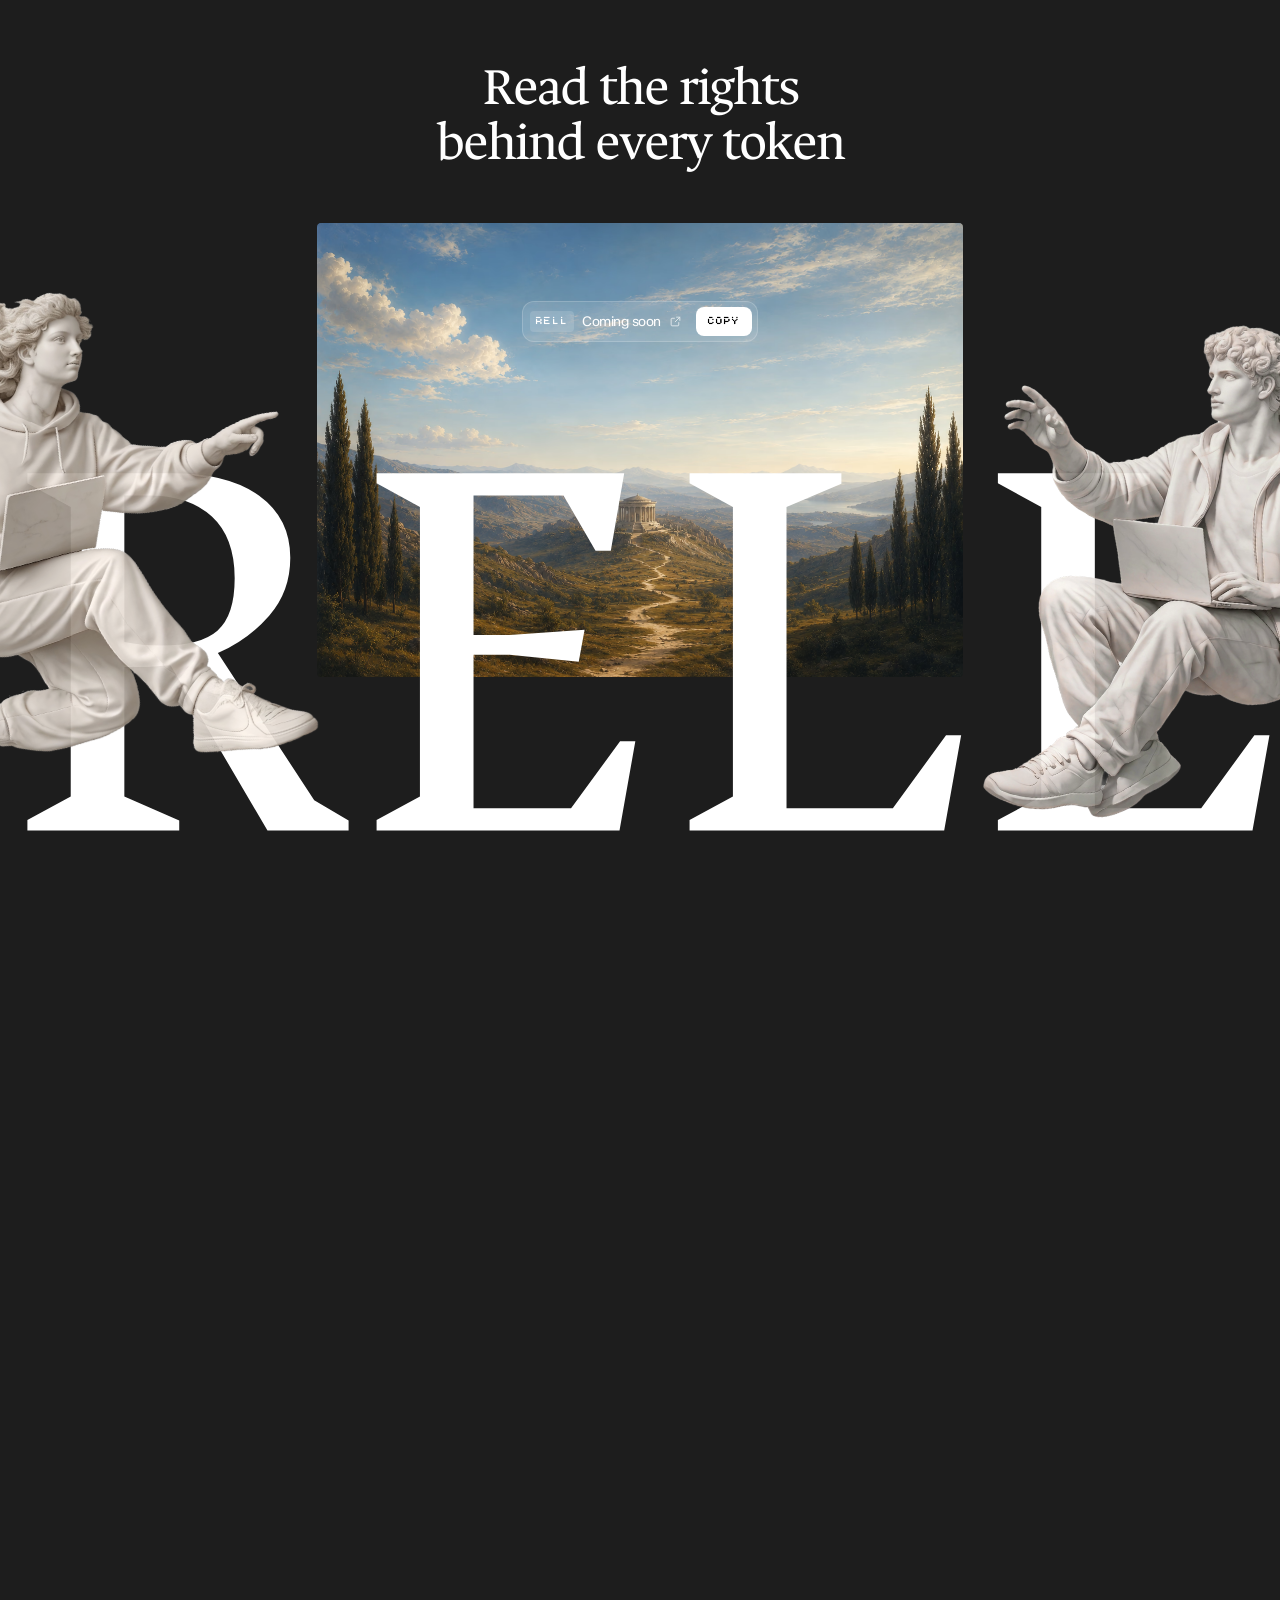
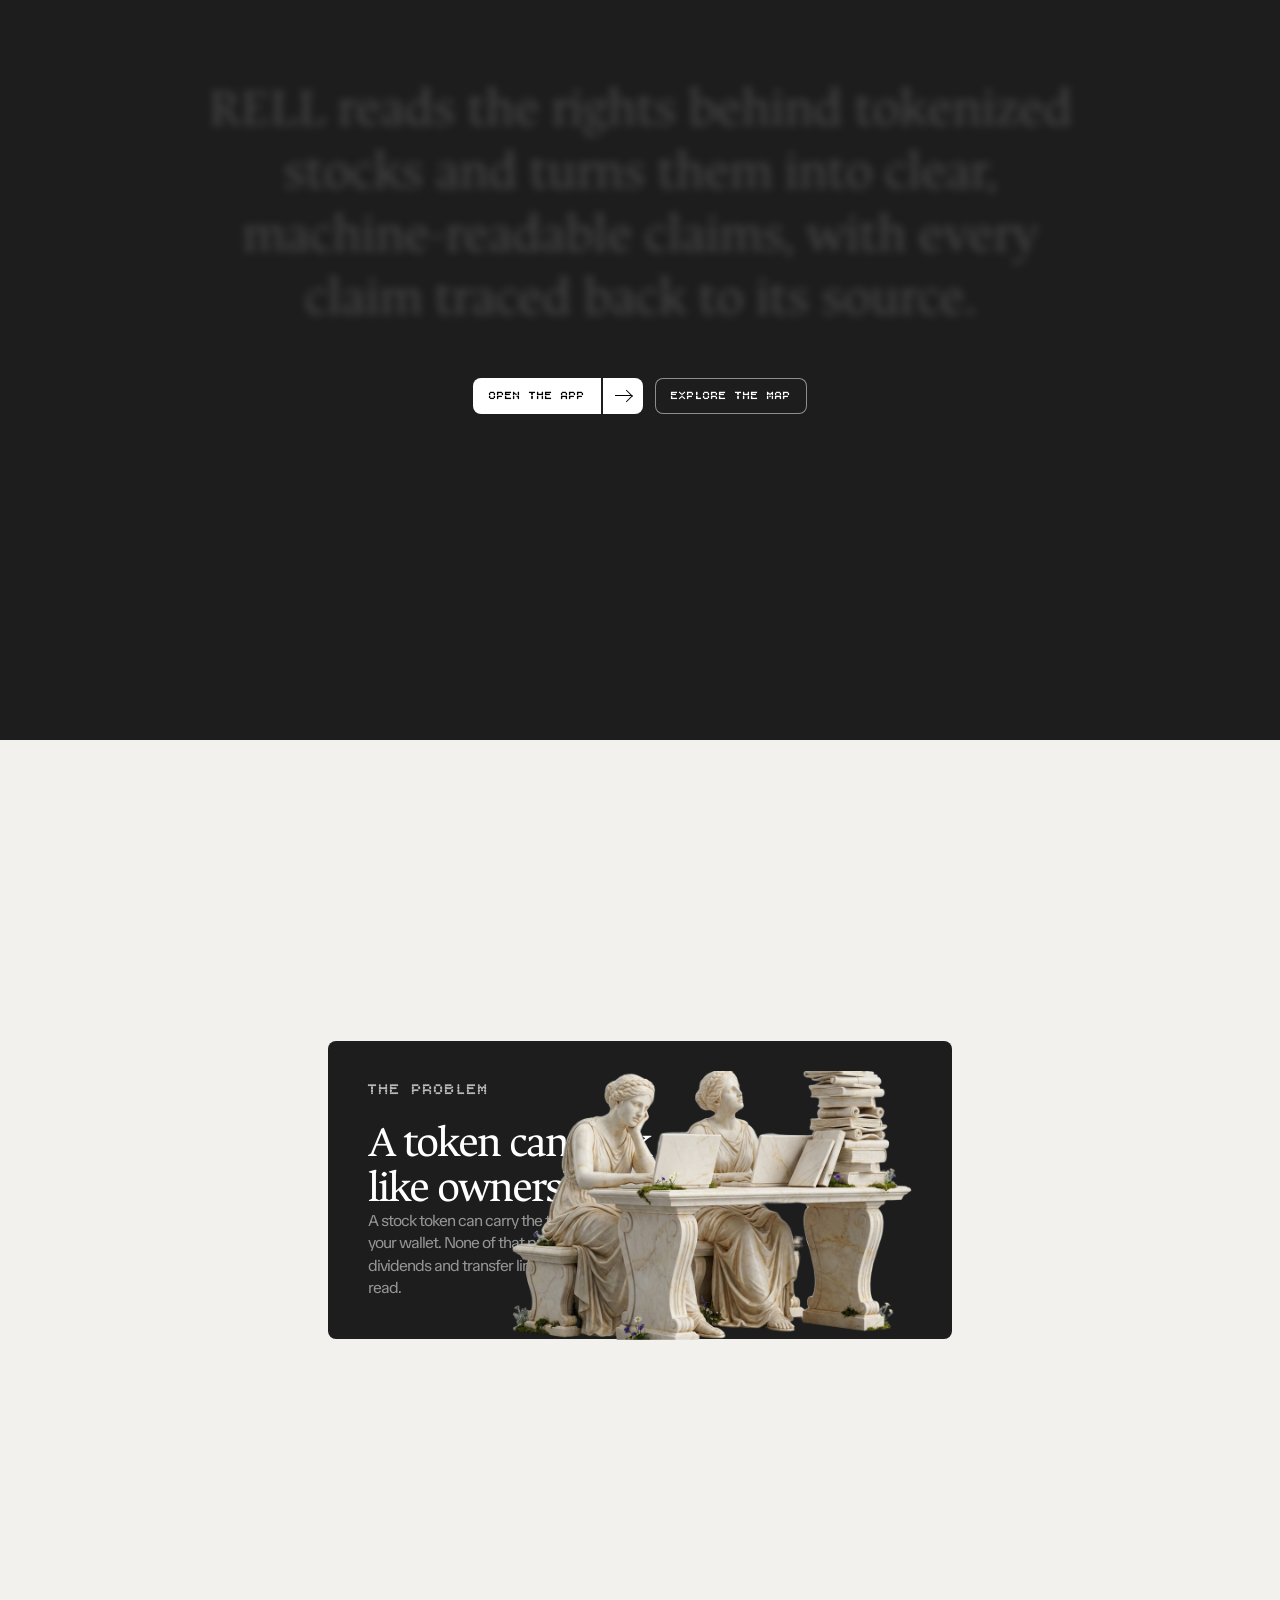
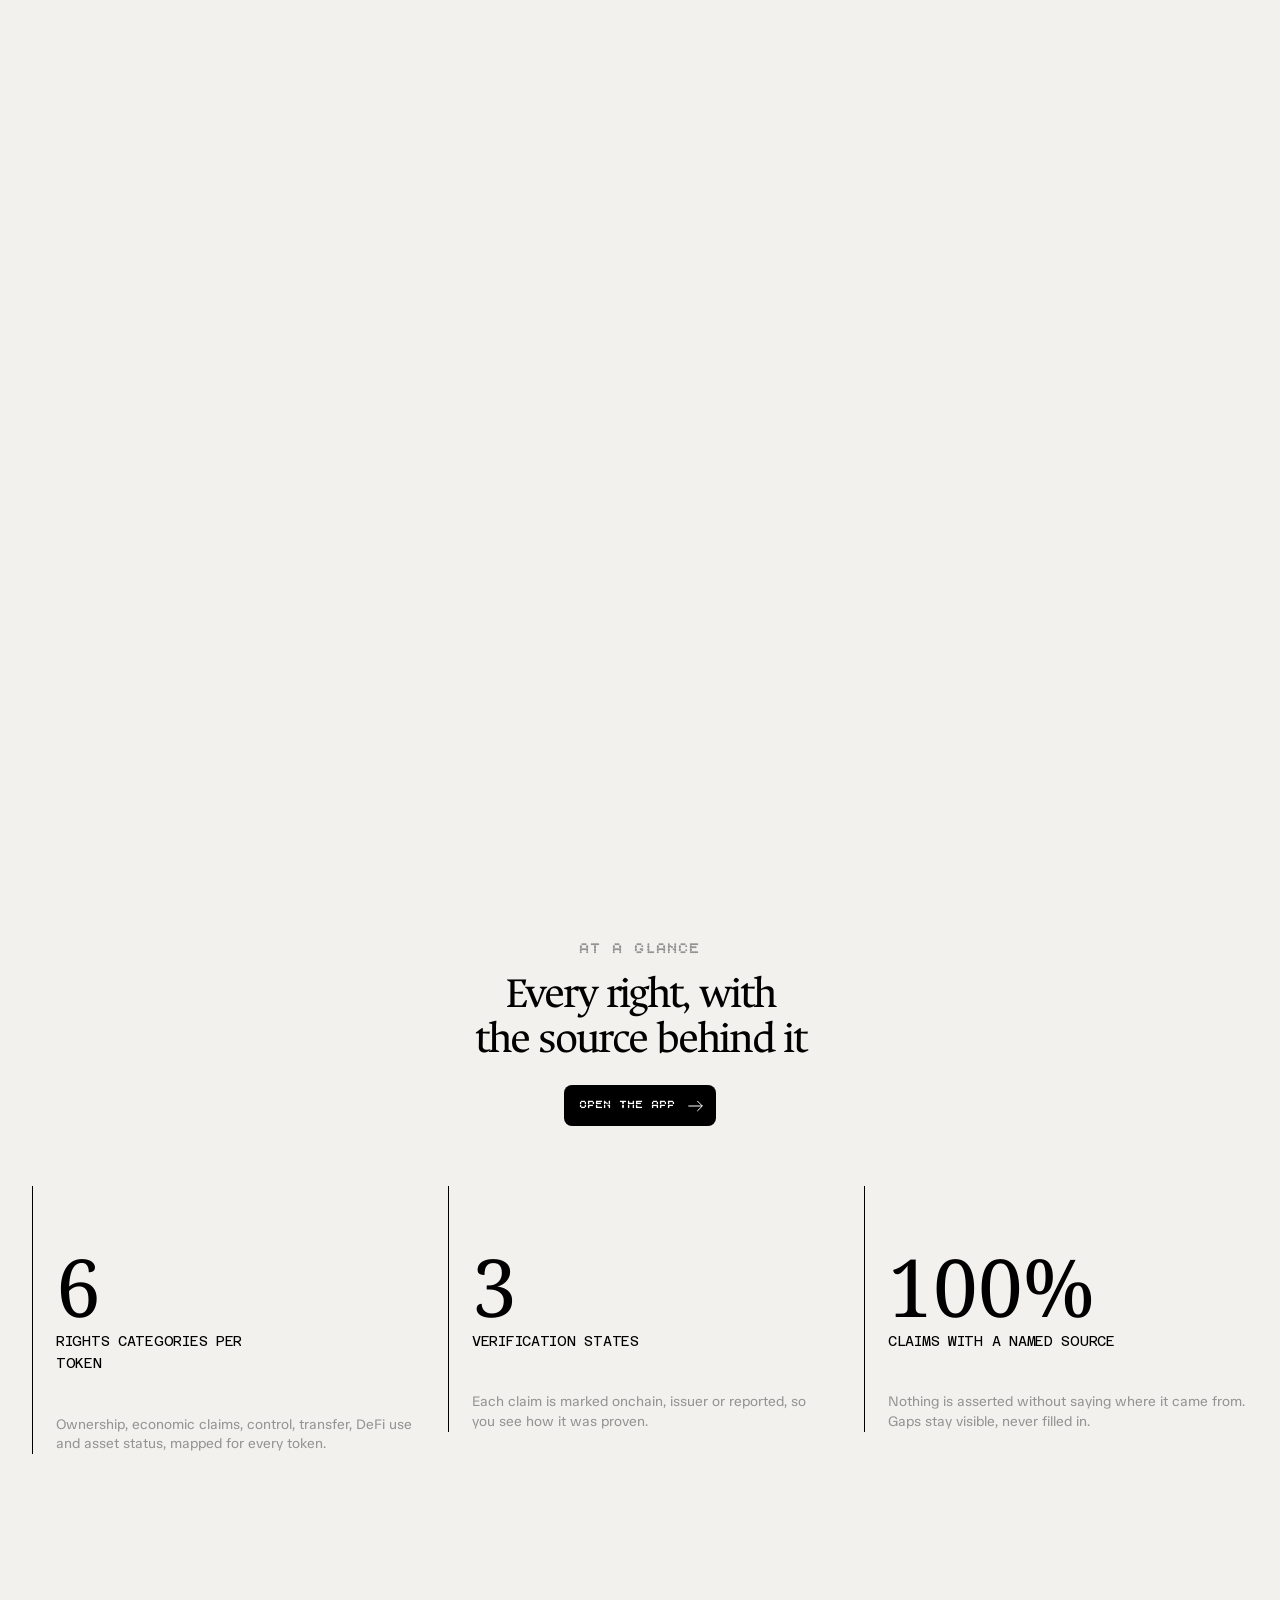
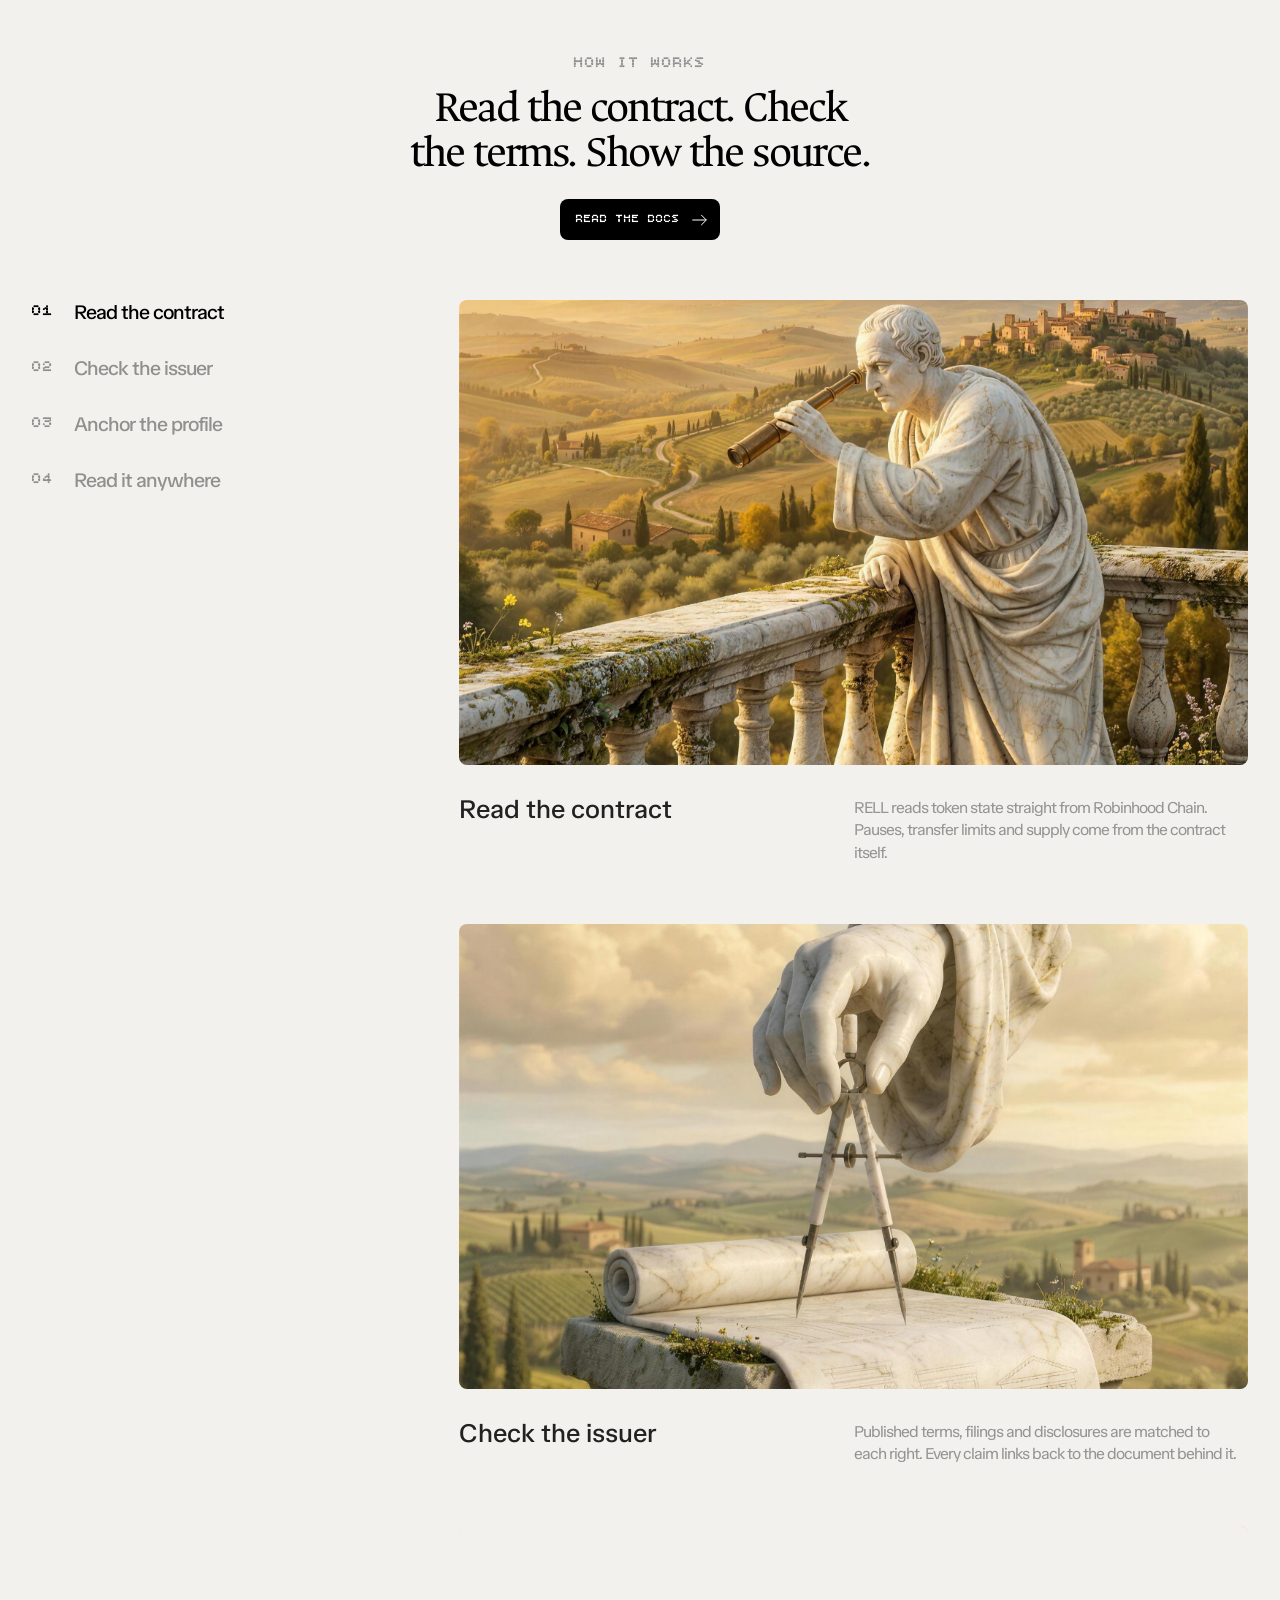
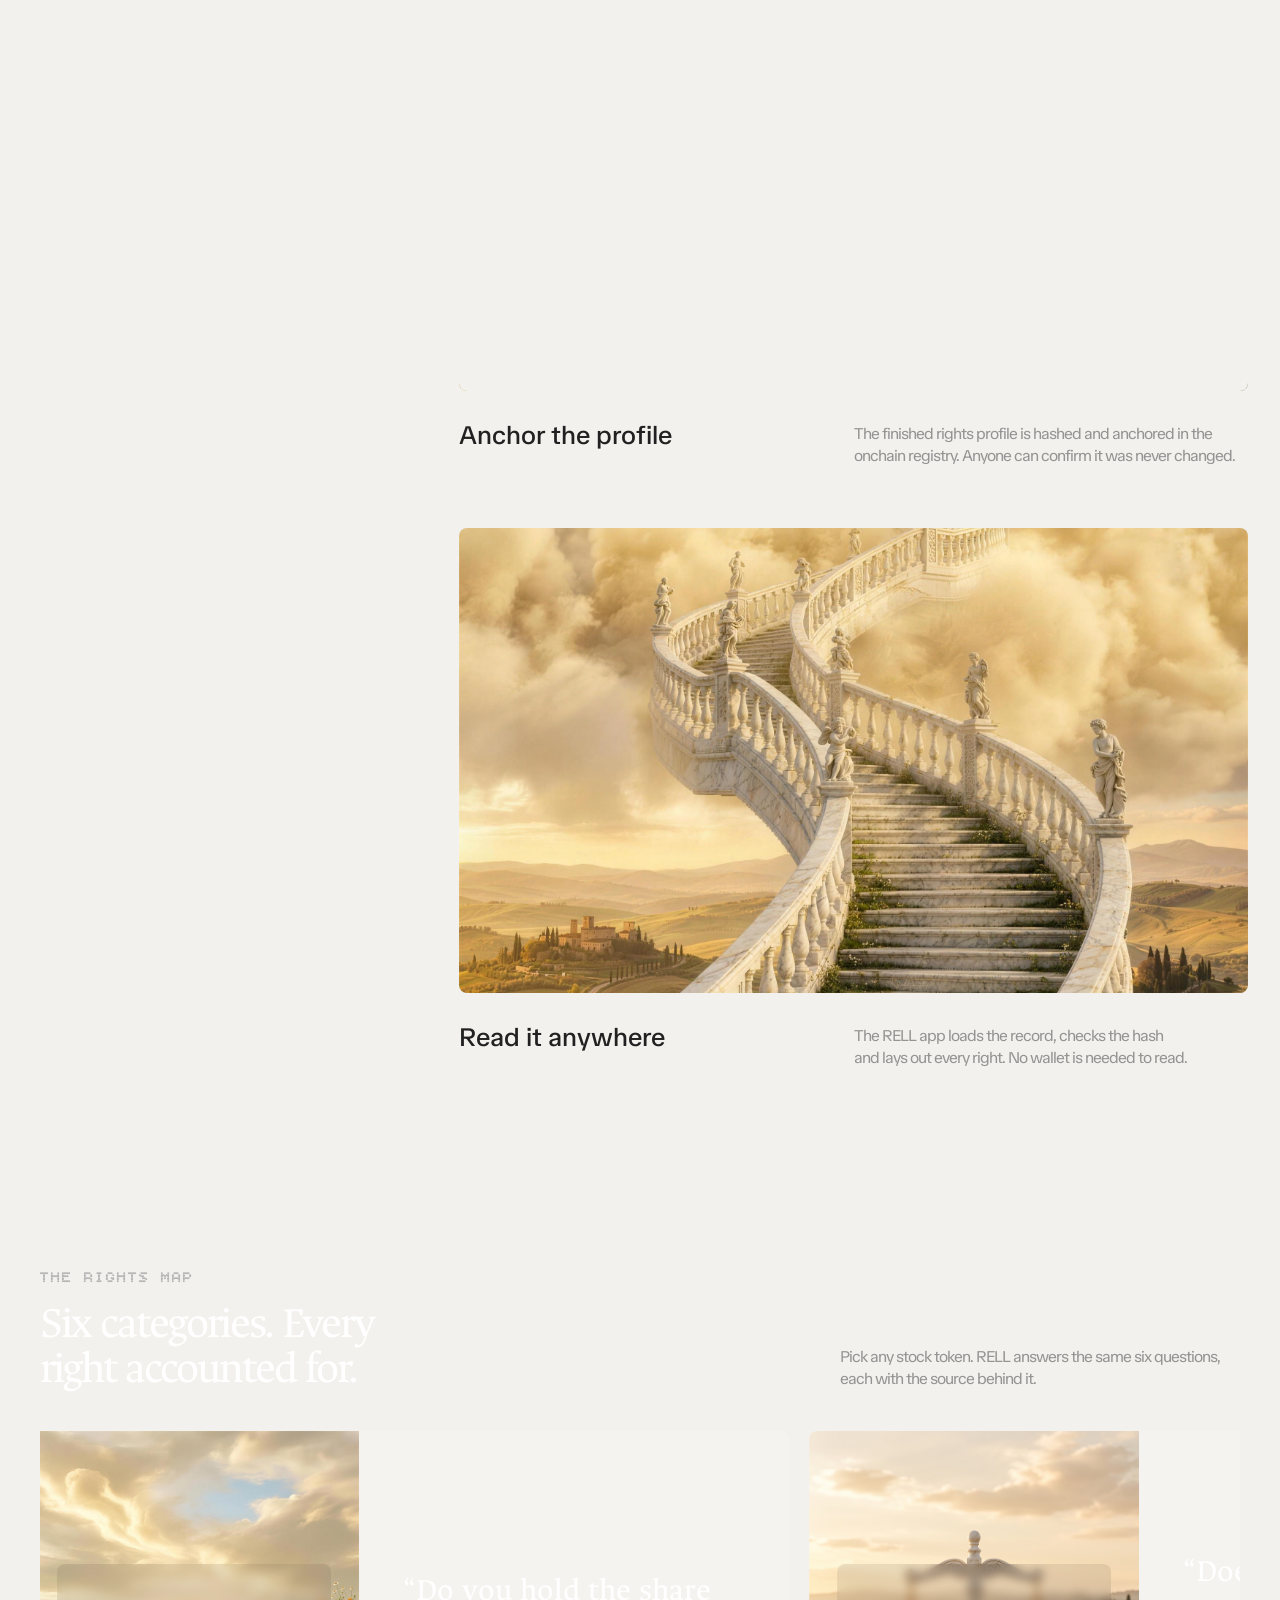
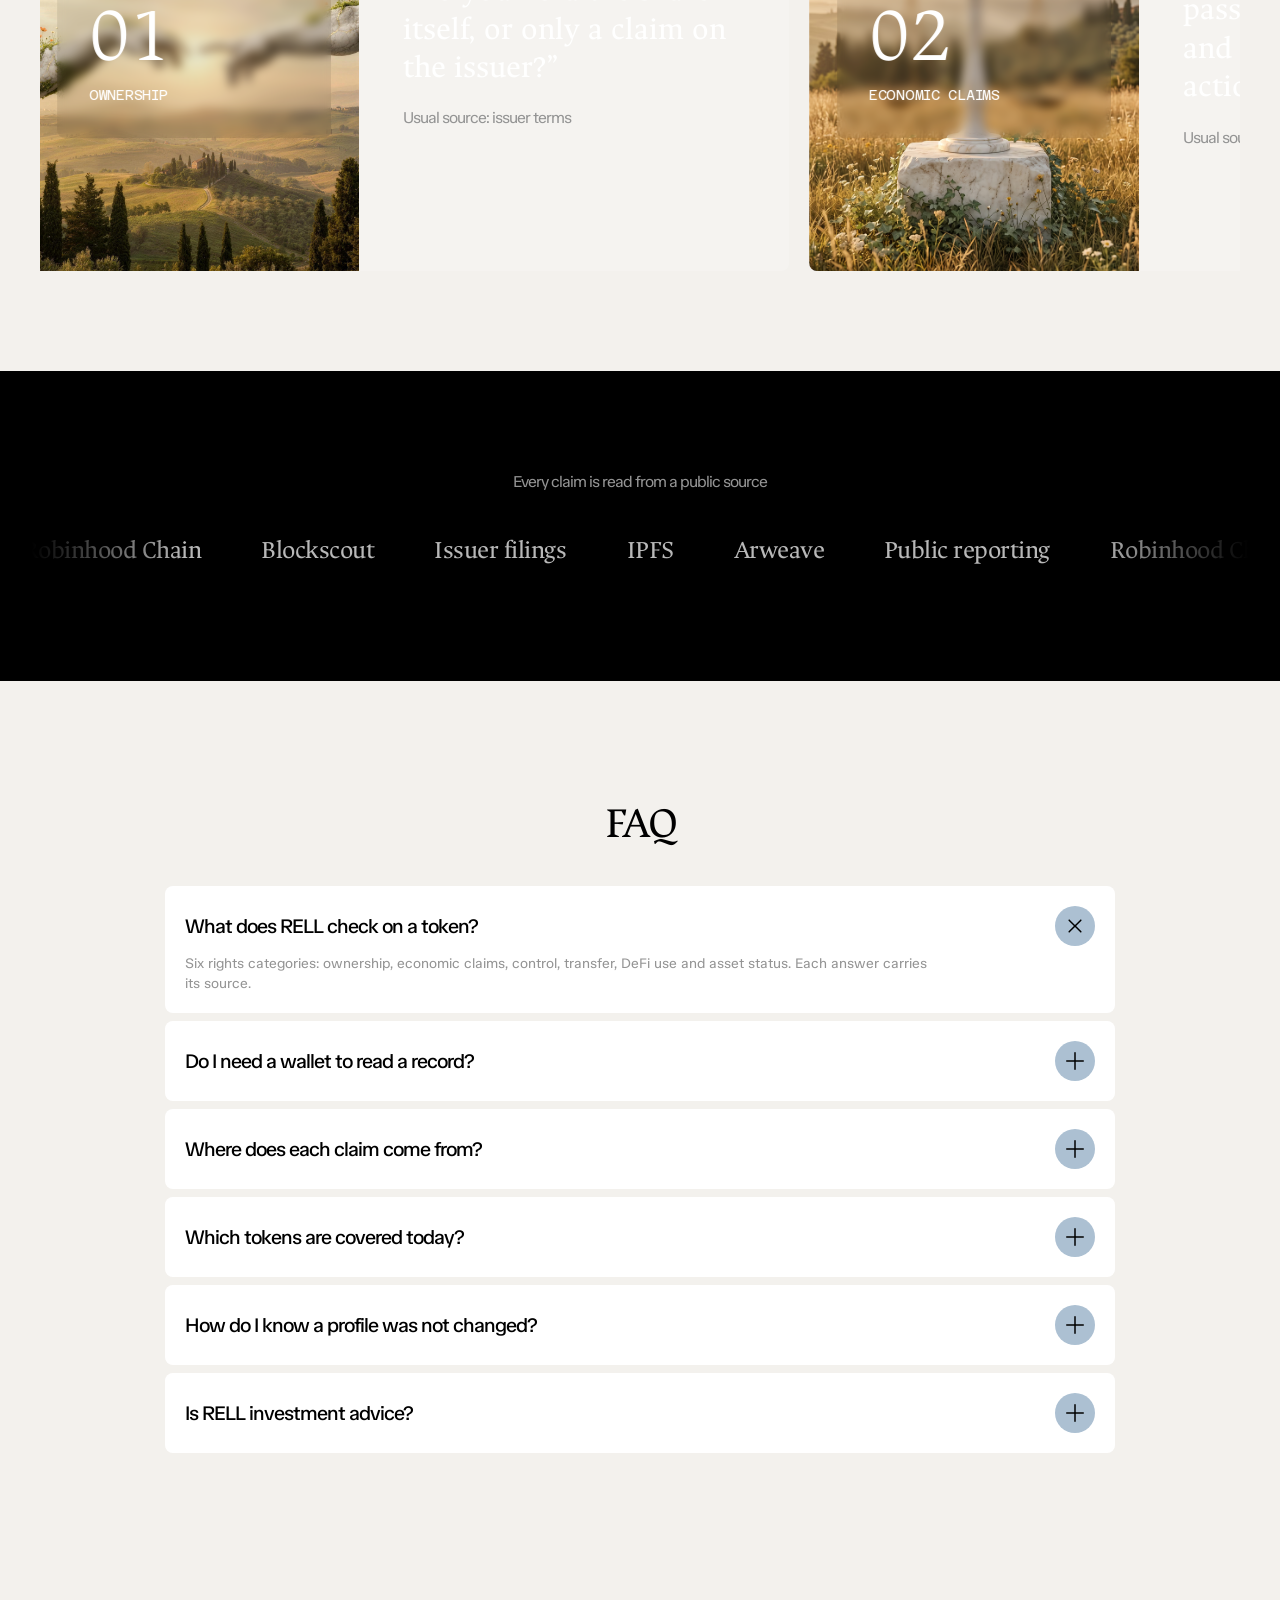
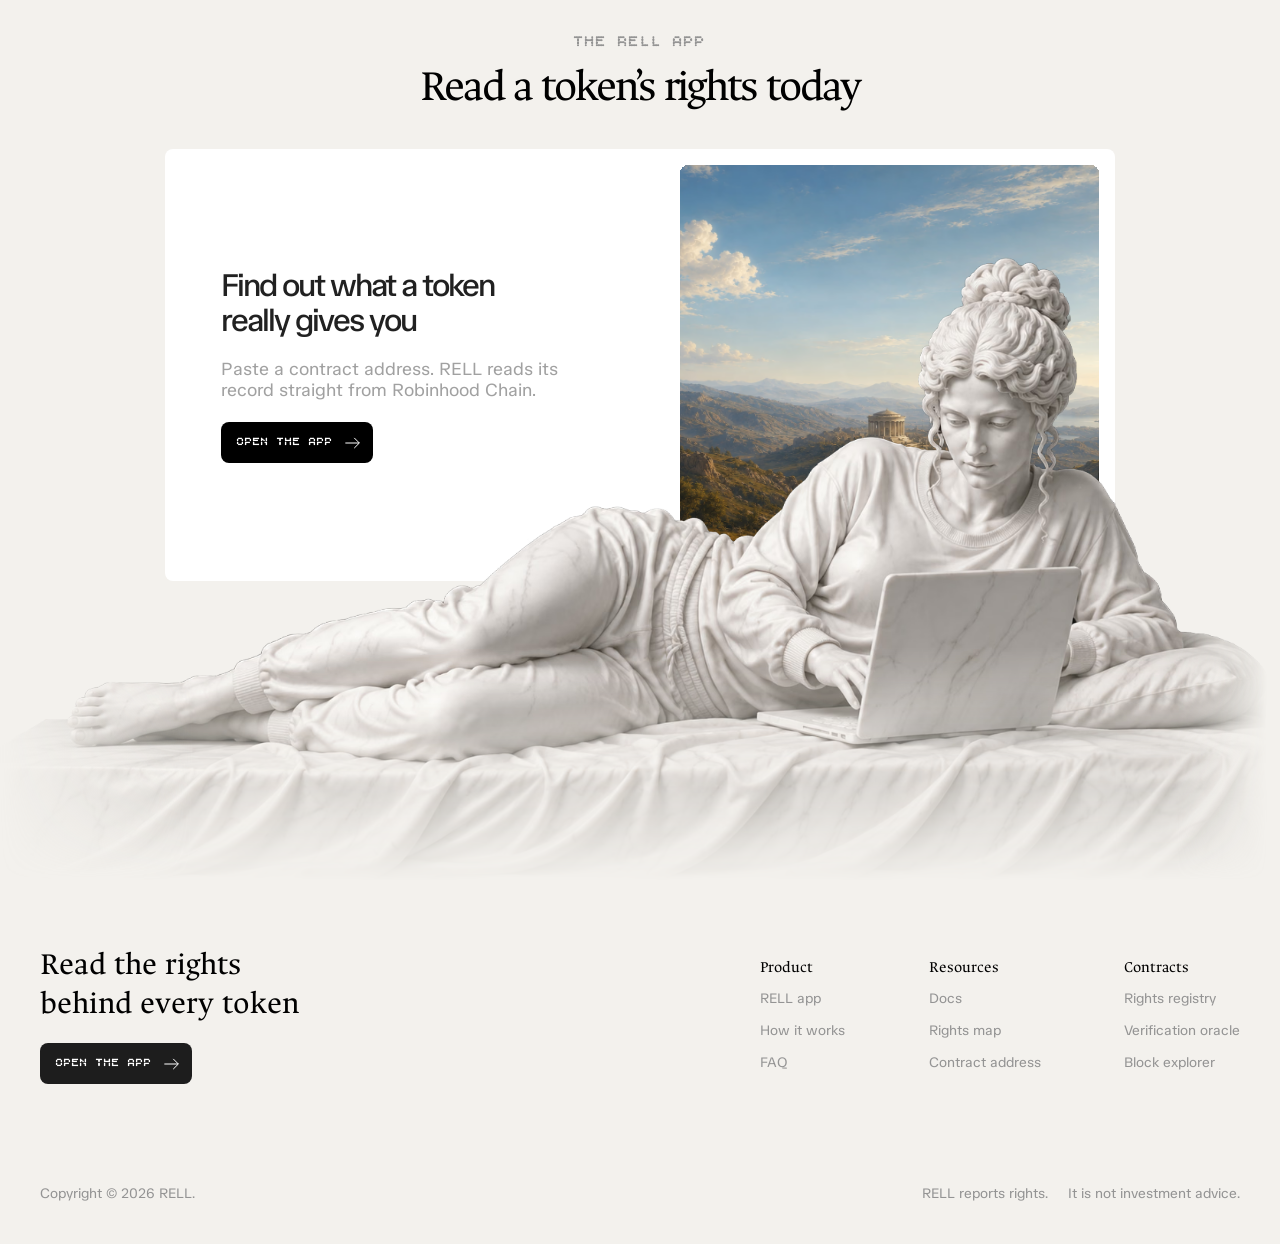
<file: index.html>
<!doctype html>
<html lang="en" dir="ltr">
<head>
<meta charset="utf-8">
<meta name="viewport" content="width=device-width, initial-scale=1">
<title>RELL | Rights Intelligence for Tokenized Assets</title>
<meta name="description" content="RELL maps what a tokenized stock really gives you. Every right, with its source.">
<meta name="theme-color" content="#1d1d1d">
<link rel="canonical" href="https://tryrell.xyz/">
<meta property="og:type" content="website">
<meta property="og:site_name" content="RELL">
<meta property="og:locale" content="en_US">
<meta property="og:url" content="https://tryrell.xyz/">
<meta property="og:title" content="RELL | Rights Intelligence for Tokenized Assets">
<meta property="og:description" content="RELL maps what a tokenized stock really gives you. Every right, with its source.">
<meta property="og:image" content="https://tryrell.xyz/assets/brand/og-image.png?v=mono">
<meta property="og:image:width" content="1200">
<meta property="og:image:height" content="630">
<meta property="og:image:alt" content="RELL. Rights intelligence for tokenized assets.">
<meta name="twitter:card" content="summary_large_image">
<link rel="icon" href="assets/brand/favicon.svg?v=mono" type="image/svg+xml">
<link rel="apple-touch-icon" href="assets/brand/apple-touch-icon.png?v=mono">
<link rel="preload" href="assets/fonts/ancizar-serif-400-1.woff2" as="font" type="font/woff2" crossorigin>
<link rel="preload" href="assets/img/hero-valley.avif" as="image">
<link rel="stylesheet" href="css/template.css">
<link rel="stylesheet" href="css/landing.css">
<script>document.documentElement.classList.add("js");</script>
</head>
<body>
 
 
 
 
 
 <div id=main data-framer-hydrate-v2='{"routeId":"augiA20Il","localeId":"default","breakpoints":[{"hash":"72rtr7","mediaQuery":"(min-width: 1440px)"},{"hash":"11xy2fx","mediaQuery":"(min-width: 810px) and (max-width: 1439.98px)"},{"hash":"1ocm0u8","mediaQuery":"(max-width: 809.98px)"},{"hash":"dzeszu","mediaQuery":"(min-width: 810px) and (max-width: 1199.98px)"},{"hash":"1vmkpth","mediaQuery":"(max-width: 809.98px)"},{"hash":"q4u4wf","mediaQuery":"(min-width: 1200px)"}]}' data-framer-ssr-released-at=2026-08-25T15:58:25.564Z data-framer-page-optimized-at=2026-08-26T14:26:38.013Z data-framer-generated-page><style data-framer-html-style class=sf-hidden>:root body{background:var(--token-593a7499-b7b5-44b2-9e03-a580f721f32b)}</style><div class="framer-8f7Lv framer-q4u4wf" data-layout-template=true data-selection=true style=min-height:100vh;width:auto><div data-framer-root class="framer-RPxCC framer-Uf0qA framer-j0YAe framer-EPpxw framer-n8EnX framer-OW5kI framer-2SNNZ framer-b4gGt framer-oBy7s framer-72rtr7" style=min-height:100vh;width:auto;display:contents><div class=framer-xy1vuf-container data-code-component-plugin-id=api data-framer-name="Sculpture Loader" name="Sculpture Loader"><div class="ssr-variant hidden-11xy2fx hidden-1ocm0u8"></div></div><main class=framer-kwrdbw data-framer-name=Main id=top><section class=framer-ja4jg9 data-framer-name=Hero><div class=framer-1iamf4m data-framer-name=Hero><div class=framer-1md2tua-container data-code-component-plugin-id=api data-framer-name="Hero Image" name="Hero Image" style=will-change:transform;opacity:1;transform:scale(0.5)><div style=height:100%;width:100%;position:relative;overflow:hidden;border-radius:8px><img src="assets/img/hero-valley.avif" alt="" style="width:100%;height:100%;object-fit:cover;display:block"><div aria-hidden=true style=position:absolute;inset:0;display:flex;flex-direction:row;z-index:1;pointer-events:none><div style="flex-grow:1;flex-basis:0px;background-color:var(--token-f36212c5-1393-4145-9002-731e6a5383da);will-change:transform;transform-origin:50% 0%;margin-left:0px;margin-top:0px;transform:translateY(-102%)"></div><div style="flex-grow:1;flex-basis:0px;background-color:var(--token-f36212c5-1393-4145-9002-731e6a5383da);will-change:transform;transform-origin:50% 0%;margin-left:-1px;margin-top:0px;transform:translateY(-102%)"></div><div style="flex-grow:1;flex-basis:0px;background-color:var(--token-f36212c5-1393-4145-9002-731e6a5383da);will-change:transform;transform-origin:50% 0%;margin-left:-1px;margin-top:0px;transform:translateY(-102%)"></div><div style="flex-grow:1;flex-basis:0px;background-color:var(--token-f36212c5-1393-4145-9002-731e6a5383da);will-change:transform;transform-origin:50% 0%;margin-left:-1px;margin-top:0px;transform:translateY(-102%)"></div><div style="flex-grow:1;flex-basis:0px;background-color:var(--token-f36212c5-1393-4145-9002-731e6a5383da);will-change:transform;transform-origin:50% 0%;margin-left:-1px;margin-top:0px;transform:translateY(-102%)"></div><div style="flex-grow:1;flex-basis:0px;background-color:var(--token-f36212c5-1393-4145-9002-731e6a5383da);will-change:transform;transform-origin:50% 0%;margin-left:-1px;margin-top:0px;transform:translateY(-102%)"></div><div style="flex-grow:1;flex-basis:0px;background-color:var(--token-f36212c5-1393-4145-9002-731e6a5383da);will-change:transform;transform-origin:50% 0%;margin-left:-1px;margin-top:0px;transform:translateY(-102%)"></div></div></div></div></div><div class=framer-5bwy8n data-framer-name=Title><div class=framer-u0vvkv data-framer-component-type=RichTextContainer style=transform:none><h1 class="framer-text framer-styles-preset-wh84r3" data-styles-preset=sJdWEEYzn dir=auto style=--framer-text-alignment:center aria-label="Read the rights"><span style=white-space:nowrap><span style=display:inline-block;opacity:1;filter:blur(0px);transform:none;will-change:transform>R</span><span style=display:inline-block;opacity:1;filter:blur(0px);transform:none;will-change:transform>e</span><span style=display:inline-block;opacity:1;filter:blur(0px);transform:none;will-change:transform>a</span><span style=display:inline-block;opacity:1;filter:blur(0px);transform:none;will-change:transform>d</span></span> <span style=white-space:nowrap><span style=display:inline-block;opacity:1;filter:blur(0px);transform:none;will-change:transform>t</span><span style=display:inline-block;opacity:1;filter:blur(0px);transform:none;will-change:transform>h</span><span style=display:inline-block;opacity:1;filter:blur(0px);transform:none;will-change:transform>e</span></span> <span style=white-space:nowrap><span style=display:inline-block;opacity:1;filter:blur(0px);transform:none;will-change:transform>r</span><span style=display:inline-block;opacity:1;filter:blur(0px);transform:none;will-change:transform>i</span><span style=display:inline-block;opacity:1;filter:blur(0px);transform:none;will-change:transform>g</span><span style=display:inline-block;opacity:1;filter:blur(0px);transform:none;will-change:transform>h</span><span style=display:inline-block;opacity:1;filter:blur(0px);transform:none;will-change:transform>t</span><span style=display:inline-block;opacity:1;filter:blur(0px);transform:none;will-change:transform>s</span></span></h1><h1 class="framer-text framer-styles-preset-wh84r3" data-styles-preset=sJdWEEYzn dir=auto style=--framer-text-alignment:center aria-label="behind every token"><span style=white-space:nowrap><span style=display:inline-block;opacity:1;filter:blur(0px);transform:none;will-change:transform>b</span><span style=display:inline-block;opacity:1;filter:blur(0px);transform:none;will-change:transform>e</span><span style=display:inline-block;opacity:1;filter:blur(0px);transform:none;will-change:transform>h</span><span style=display:inline-block;opacity:1;filter:blur(0px);transform:none;will-change:transform>i</span><span style=display:inline-block;opacity:1;filter:blur(0px);transform:none;will-change:transform>n</span><span style=display:inline-block;opacity:1;filter:blur(0px);transform:none;will-change:transform>d</span></span> <span style=white-space:nowrap><span style=display:inline-block;opacity:1;filter:blur(0px);transform:none;will-change:transform>e</span><span style=display:inline-block;opacity:1;filter:blur(0px);transform:none;will-change:transform>v</span><span style=display:inline-block;opacity:1;filter:blur(0px);transform:none;will-change:transform>e</span><span style=display:inline-block;opacity:1;filter:blur(0px);transform:none;will-change:transform>r</span><span style=display:inline-block;opacity:1;filter:blur(0px);transform:none;will-change:transform>y</span></span> <span style=white-space:nowrap><span style=display:inline-block;opacity:1;filter:blur(0px);transform:none;will-change:transform>t</span><span style=display:inline-block;opacity:1;filter:blur(0px);transform:none;will-change:transform>o</span><span style=display:inline-block;opacity:1;filter:blur(0px);transform:none;will-change:transform>k</span><span style=display:inline-block;opacity:1;filter:blur(0px);transform:none;will-change:transform>e</span><span style=display:inline-block;opacity:1;filter:blur(0px);transform:none;will-change:transform>n</span></span></h1></div><div class="rell-ca" id="contract" data-ca-bar data-state="soon">
<span class="rell-ca__value"><span class="rell-ca__symbol" data-config-text="token.symbol">RELL</span><span class="rell-ca__text" data-ca-text aria-live="polite">Coming soon</span><a class="rell-ca__explorer" data-ca-explorer href="#" target="_blank" rel="noopener noreferrer" hidden aria-label="View the token on the explorer"><svg viewBox="0 0 24 24" width="13" height="13" aria-hidden="true"><path d="M14 4h6v6m0-6-8.5 8.5M18 14v4.5A1.5 1.5 0 0 1 16.5 20h-11A1.5 1.5 0 0 1 4 18.5v-11A1.5 1.5 0 0 1 5.5 6H10" fill="none" stroke="currentColor" stroke-width="1.8" stroke-linecap="round" stroke-linejoin="round"/></svg></a></span>
<button class="rell-ca__copy" type="button" data-ca-copy data-copy-state="idle" aria-label="Copy the contract address"><span data-ca-copy-text>Copy</span></button>
</div><svg class=framer-1vwwdaf data-framer-component-type=RichTextContainer viewBox="0 0 1096 350" aria-hidden="true" style="opacity:1;filter:blur(0px);transition:filter 1.2s cubic-bezier(0.22,1,0.36,1),opacity 0.72s ease-out;transform:none"><foreignobject width=100% height=100% class=framer-fit-text transform=scale(1) style="overflow:visible;transform-origin:center center"><p dir=auto style='--font-selector:R0Y7QW5jaXphciBTZXJpZi1yZWd1bGFy;--framer-font-family:"Ancizar Serif","Ancizar Serif Placeholder",serif;--framer-font-size:500px;--framer-letter-spacing:0px;--framer-line-height:70%;--framer-text-alignment:center;--framer-text-color:rgb(255,255,255)' class=framer-text>RELL</p></foreignobject></svg></div><div class=ssr-variant><div class=framer-nl91j1 data-framer-appear-id=nl91j1 data-framer-name=Left style="will-change:transform;opacity:1;transform:translateX(100px) translateY(-2403.6px) rotate(-19deg)"><div style=position:absolute;border-radius:inherit;corner-shape:inherit;top:0;right:0;bottom:0;left:0 data-framer-background-image-wrapper=true><img decoding=auto width=1357 height=1511 src="assets/img/sculpture-left.avif" alt style=display:block;width:100%;height:100%;border-radius:inherit;corner-shape:inherit;object-position:center;object-fit:cover></div></div></div><div class=ssr-variant><div class=framer-144lxoz data-framer-appear-id=144lxoz data-framer-name=Right style="will-change:transform;opacity:1;transform:translateX(-100px) translateY(-3204.8px) rotate(9deg)"><div style=position:absolute;border-radius:inherit;corner-shape:inherit;top:0;right:0;bottom:0;left:0 data-framer-background-image-wrapper=true><img decoding=auto width=1269 height=1617 src=assets/img/sculpture-right.avif alt style=display:block;width:100%;height:100%;border-radius:inherit;corner-shape:inherit;object-position:center;object-fit:contain></div></div></div></section><section class="rell-statement" aria-label="What RELL does">
<p class="rell-statement__text" data-word-reveal>RELL reads the rights behind tokenized stocks and turns them into clear, machine-readable claims, with every claim traced back to its source.</p>
<div class="rell-statement__actions">
<a class="rell-btn rell-btn--light" href="app.html"><span class="rell-btn__label">Open the app</span><span class="rell-btn__arrow"><span class=rell-arrow aria-hidden=true></span></span></a>
<a class="rell-btn rell-btn--outline" href="#map"><span class="rell-btn__label">Explore the map</span></a>
</div>
</section><div class=framer-3xiqpm data-framer-name=About><div class=framer-mqibwd-container data-framer-name="About &amp; Problem" id=description name="About &amp; Problem"><div class="ssr-variant hidden-1ocm0u8"><div name="About &amp; Problem" class="framer-gYPCv framer-j0YAe framer-EPpxw framer-oBy7s framer-11p0xm1 framer-v-85tydo" data-framer-name=Problem style=background-color:var(--token-593a7499-b7b5-44b2-9e03-a580f721f32b,rgb(243,241,237));height:100%;width:100%;opacity:1;will-change:auto><div class=framer-mdm04w data-framer-name=Problem style=opacity:1;will-change:transform><div class=framer-653lwf data-framer-name="Problem Card" style="background-color:var(--token-f36212c5-1393-4145-9002-731e6a5383da,rgb(29,29,29));border-radius:8px;transform:none;transform-origin:50% 50% 0px"><div class=framer-ma2xnu data-framer-name=Title style="border-radius:8px;opacity:1;transform:none;transform-origin:50% 50% 0px;will-change:transform"><div class=framer-13pwwqc data-framer-component-type=RichTextContainer style="--framer-link-text-color:rgb(0,153,255);--framer-link-text-decoration:underline;transform:none;transform-origin:50% 50% 0px;opacity:1"><h1 class="framer-text framer-styles-preset-105qiy3" data-styles-preset=xUFND5ADB dir=auto style=--framer-text-alignment:start>The Problem</h1></div><div class=framer-8ssyji data-framer-component-type=RichTextContainer style="--framer-link-text-color:rgb(0,153,255);--framer-link-text-decoration:underline;transform:none;transform-origin:50% 50% 0px;opacity:1"><h2 class="framer-text framer-styles-preset-y923qb" data-styles-preset=hyOZLdd8R dir=auto style=--framer-text-alignment:start><span style=display:inline-block;opacity:1;filter:blur(0px);transform:none;will-change:transform>A</span> <span style=display:inline-block;opacity:1;filter:blur(0px);transform:none;will-change:transform>token</span> <span style=display:inline-block;opacity:1;filter:blur(0px);transform:none;will-change:transform>can</span> <span style=display:inline-block;opacity:1;filter:blur(0px);transform:none;will-change:transform>look</span> <span style=display:inline-block;opacity:1;filter:blur(0px);transform:none;will-change:transform>like</span> <span style=display:inline-block;opacity:1;filter:blur(0px);transform:none;will-change:transform>ownership</span></h2></div></div><div class=framer-1c924oy data-framer-component-type=RichTextContainer style="--framer-link-text-color:rgb(0,153,255);--framer-link-text-decoration:underline;opacity:1;transform:none;transform-origin:50% 50% 0px;will-change:transform"><p class="framer-text framer-styles-preset-1gib56t" data-styles-preset=vqY1f58_D dir=auto style=--framer-text-alignment:start>A stock token can carry the ticker, track the price and sit in your wallet. None of that proves what you hold. Voting, dividends and transfer limits sit in terms few holders ever read.</p></div><div class=framer-ostdhc data-framer-name="Stressed Team Sculpture" style="opacity:1;transform:none;transform-origin:50% 50% 0px;will-change:transform"><div style=position:absolute;border-radius:inherit;corner-shape:inherit;top:0;right:0;bottom:0;left:0 data-framer-background-image-wrapper=true><img decoding=auto loading=lazy width=900 height=657 src="assets/img/problem-scholars.avif" alt="Two marble scholars reading terms beside a tall stack of scrolls" style=display:block;width:100%;height:100%;border-radius:inherit;corner-shape:inherit;object-position:center;object-fit:cover></div></div></div></div></div></div></div><div class=framer-qj7ef6 data-framer-name=Trigger id=trigger></div></div><div class=framer-1r2fi99 data-framer-name="Our Impact" id=our-impact><div class=framer-19prr0z data-framer-name=Title><div class=framer-x54r5e data-framer-name="Heading Lockup"><div class=framer-1u6onpi data-framer-component-type=RichTextContainer style=transform:none><h1 class="framer-text framer-styles-preset-105qiy3" data-styles-preset=xUFND5ADB dir=auto style=--framer-text-color:var(--token-adb8a894-c8d6-432f-825f-aa7d05d251b2,rgb(211,211,211))>at a glance</h1></div><div class=framer-16tnbjl data-framer-component-type=RichTextContainer style=transform:none><h2 class="framer-text framer-styles-preset-y923qb" data-styles-preset=hyOZLdd8R dir=auto style=--framer-text-alignment:center;--framer-text-color:var(--token-7f62f12c-b549-4800-b1ad-88001697141b,rgb(0,0,0))><span style=display:inline-block;opacity:0.001;filter:blur(12px);transform:translateY(24px);will-change:transform>Every</span> <span style=display:inline-block;opacity:0.001;filter:blur(12px);transform:translateY(24px);will-change:transform>right,</span> <span style=display:inline-block;opacity:0.001;filter:blur(12px);transform:translateY(24px);will-change:transform>with</span> <span style=display:inline-block;opacity:0.001;filter:blur(12px);transform:translateY(24px);will-change:transform>the</span> <span style=display:inline-block;opacity:0.001;filter:blur(12px);transform:translateY(24px);will-change:transform>source</span> <span style=display:inline-block;opacity:0.001;filter:blur(12px);transform:translateY(24px);will-change:transform>behind</span> <span style=display:inline-block;opacity:0.001;filter:blur(12px);transform:translateY(24px);will-change:transform>it</span></h2></div></div><div class=framer-p4qe40-container style=will-change:transform;opacity:1;transform:none><a class="framer-SmSKd framer-REFPV framer-umo31a framer-v-umo31a framer-src52z" data-framer-name="Desktop Default" data-highlight=true data-reset=button href=app.html style=background-color:rgba(0,0,0,0);border-radius:8px;opacity:1><div class=framer-kmuz6n data-framer-name=Link style=opacity:1><div class=framer-1irhv95 data-framer-name="Button Label" style="--axfzpz:12px 0px 12px 16px;background-color:var(--token-7f62f12c-b549-4800-b1ad-88001697141b,rgb(0,0,0));opacity:1"><div class=framer-1pkuds8 data-framer-name="shop all" data-framer-component-type=RichTextContainer style=--extracted-r6o4lv:var(--variable-reference-vkiQ7xaja-MdbNHyW5K);--framer-paragraph-spacing:0px;--variable-reference-vkiQ7xaja-MdbNHyW5K:var(--token-039b67dc-fc80-4072-8f33-6665b9800c50,rgb(255,255,255));opacity:1;transform:none><p class="framer-text framer-styles-preset-18irbt5" data-styles-preset=FrBuBt6d5 dir=auto style=--framer-text-color:var(--extracted-r6o4lv,var(--variable-reference-vkiQ7xaja-MdbNHyW5K))>Open the app</p></div></div><div class=framer-1nrc485 data-framer-name=Arrow style=background-color:var(--token-7f62f12c-b549-4800-b1ad-88001697141b,rgb(0,0,0));opacity:1><div class=framer-1muj0t-container data-framer-name=left name=left style=opacity:0;transform:translateY(-50%)><div aria-hidden=true style=display:flex;max-width:100%;max-height:100%;align-items:center;justify-content:center;height:100%;width:100%><svg width=100% height=100% id=Layer_1 data-name="Layer 1" xmlns=http://www.w3.org/2000/svg viewBox="0 0 24 24"><defs></defs><line x1=21.5 y1=12 x2=0.5 y2=12 fill=none stroke="var(--token-039b67dc-fc80-4072-8f33-6665b9800c50, rgb(255, 255, 255))" stroke-miterlimit=10 stroke-width=1.5></line><polyline points="13.86 4.36 21.5 12 13.86 19.64" fill=none stroke="var(--token-039b67dc-fc80-4072-8f33-6665b9800c50, rgb(255, 255, 255))" stroke-miterlimit=10 stroke-width=1.5></polyline></svg></div></div><div class=framer-1mv0825-container data-framer-name=right name=right style=opacity:1;transform:translateY(-50%)><div aria-hidden=true style=display:flex;max-width:100%;max-height:100%;align-items:center;justify-content:center;height:100%;width:100%><svg width=100% height=100% id=Layer_1 data-name="Layer 1" xmlns=http://www.w3.org/2000/svg viewBox="0 0 24 24"><defs></defs><line x1=21.5 y1=12 x2=0.5 y2=12 fill=none stroke="var(--token-039b67dc-fc80-4072-8f33-6665b9800c50, rgb(255, 255, 255))" stroke-miterlimit=10 stroke-width=1.5></line><polyline points="13.86 4.36 21.5 12 13.86 19.64" fill=none stroke="var(--token-039b67dc-fc80-4072-8f33-6665b9800c50, rgb(255, 255, 255))" stroke-miterlimit=10 stroke-width=1.5></polyline></svg></div></div></div></div></a></div></div><div class=framer-11ng7mn data-framer-name=Statistics><div class=framer-1nixsmw data-border=true data-framer-name="Stat Card 01"><div class=framer-pnkruq data-framer-name=Stat><div class=framer-t7jknc-container data-code-component-plugin-id=api data-framer-name="Count Up 70%" name="Count Up 70%"><span style='position:relative;display:inline-block;width:max-content;white-space:nowrap;font-variant-numeric:tabular-nums;color:rgb(0,0,0);font-family:"Noto Serif","Noto Serif Placeholder",serif;font-weight:400;font-style:normal;font-size:80px;line-height:1em;letter-spacing:0em;text-align:left'>6</span></div><div class=framer-19ew5il data-framer-name=Copy data-framer-component-type=RichTextContainer style=transform:none><p class="framer-text framer-styles-preset-i8aijb" data-styles-preset=ZrQvfMiPQ dir=auto style=--framer-text-color:var(--token-7f62f12c-b549-4800-b1ad-88001697141b,rgb(0,0,0))>rights categories per token</p></div></div><div class=framer-1hcc4zp data-framer-name=Copy data-framer-component-type=RichTextContainer style=transform:none><p class="framer-text framer-styles-preset-rgpxlk" data-styles-preset=P7lqg9BXK dir=auto style=--framer-text-color:var(--token-adb8a894-c8d6-432f-825f-aa7d05d251b2,rgb(148,148,148))>Ownership, economic claims, control, transfer, DeFi use and asset status, mapped for every token.</p></div></div><div class=framer-1rwxslu data-border=true data-framer-name="Stat Card 02"><div class=framer-kt4ewr data-framer-name=Stat><div class=framer-11luyi0-container data-code-component-plugin-id=api data-framer-name="Count Up 2x" name="Count Up 2x"><span style='position:relative;display:inline-block;width:max-content;white-space:nowrap;font-variant-numeric:tabular-nums;color:rgb(0,0,0);font-family:"Noto Serif","Noto Serif Placeholder",serif;font-weight:400;font-style:normal;font-size:80px;line-height:1em;letter-spacing:0em;text-align:left'>3</span></div><div class=framer-1t95fvr data-framer-name=Copy data-framer-component-type=RichTextContainer style=transform:none><p class="framer-text framer-styles-preset-i8aijb" data-styles-preset=ZrQvfMiPQ dir=auto style=--framer-text-color:var(--token-7f62f12c-b549-4800-b1ad-88001697141b,rgb(0,0,0))>verification states</p></div></div><div class=framer-ldt9lz data-framer-name=Copy data-framer-component-type=RichTextContainer style=transform:none><p class="framer-text framer-styles-preset-rgpxlk" data-styles-preset=P7lqg9BXK dir=auto style=--framer-text-color:var(--token-adb8a894-c8d6-432f-825f-aa7d05d251b2,rgb(148,148,148))>Each claim is marked onchain, issuer or reported, so you see how it was proven.</p></div></div><div class=framer-11h64zn data-border=true data-framer-name="Stat Card 03"><div class=framer-1yhlc2c data-framer-name=Stat><div class=framer-x7gnq2-container data-code-component-plugin-id=api data-framer-name="Count Up 15+" name="Count Up 15+"><span style='position:relative;display:inline-block;width:max-content;white-space:nowrap;font-variant-numeric:tabular-nums;color:rgb(0,0,0);font-family:"Noto Serif","Noto Serif Placeholder",serif;font-weight:400;font-style:normal;font-size:80px;line-height:1em;letter-spacing:0em;text-align:left'>100%</span></div><div class=framer-1qxh6v5 data-framer-name=Copy data-framer-component-type=RichTextContainer style=transform:none><p class="framer-text framer-styles-preset-i8aijb" data-styles-preset=ZrQvfMiPQ dir=auto style=--framer-text-color:var(--token-7f62f12c-b549-4800-b1ad-88001697141b,rgb(0,0,0))>claims with a named source</p></div></div><div class=framer-1bkvajc data-framer-name=Copy data-framer-component-type=RichTextContainer style=transform:none><p class="framer-text framer-styles-preset-rgpxlk" data-styles-preset=P7lqg9BXK dir=auto style=--framer-text-color:var(--token-adb8a894-c8d6-432f-825f-aa7d05d251b2,rgb(148,148,148))>Nothing is asserted without saying where it came from. Gaps stay visible, never filled in.</p></div></div></div></div><div class=framer-1js9xbn data-framer-name="Process &amp; Testimonials"><div class=framer-1jdaskp data-framer-name="Sticky Background"><div class=framer-vn3oqb data-framer-name="Sticky Panel" style=will-change:transform;opacity:1;transform:none></div></div><div class=framer-8owyv0 data-framer-name="Content Layer"><div class=framer-1yzroby data-framer-name="What we do" id=process><div class=framer-srrkcq data-framer-name=Title><div class=framer-1jd3rdx data-framer-name="Process Heading"><div class=framer-lruoeh data-framer-component-type=RichTextContainer style=transform:none><h1 class="framer-text framer-styles-preset-105qiy3" data-styles-preset=xUFND5ADB dir=auto style=--framer-text-color:var(--token-adb8a894-c8d6-432f-825f-aa7d05d251b2,rgb(211,211,211))>How it works</h1></div><div class=framer-yodske data-framer-component-type=RichTextContainer style=transform:none><h2 class="framer-text framer-styles-preset-y923qb" data-styles-preset=hyOZLdd8R dir=auto style=--framer-text-alignment:center;--framer-text-color:var(--token-7f62f12c-b549-4800-b1ad-88001697141b,rgb(0,0,0))><span style=display:inline-block;opacity:1;filter:blur(0px);transform:none;will-change:transform>Read</span> <span style=display:inline-block;opacity:1;filter:blur(0px);transform:none;will-change:transform>the</span> <span style=display:inline-block;opacity:1;filter:blur(0px);transform:none;will-change:transform>contract.</span> <span style=display:inline-block;opacity:1;filter:blur(0px);transform:none;will-change:transform>Check</span> <span style=display:inline-block;opacity:1;filter:blur(0px);transform:none;will-change:transform>the</span> <span style=display:inline-block;opacity:1;filter:blur(0px);transform:none;will-change:transform>terms.</span> <span style=display:inline-block;opacity:1;filter:blur(0px);transform:none;will-change:transform>Show</span> <span style=display:inline-block;opacity:1;filter:blur(0px);transform:none;will-change:transform>the</span> <span style=display:inline-block;opacity:1;filter:blur(0px);transform:none;will-change:transform>source.</span></h2></div></div><div class=ssr-variant><div class=framer-1570dcf-container style=will-change:transform;opacity:1;transform:none><a class="framer-SmSKd framer-REFPV framer-umo31a framer-v-umo31a framer-src52z" data-framer-name="Desktop Default" data-highlight=true data-reset=button href=docs.html style=background-color:rgba(0,0,0,0);border-radius:8px;opacity:1><div class=framer-kmuz6n data-framer-name=Link style=opacity:1><div class=framer-1irhv95 data-framer-name="Button Label" style="--axfzpz:12px 0px 12px 16px;background-color:var(--token-7f62f12c-b549-4800-b1ad-88001697141b,rgb(0,0,0));opacity:1"><div class=framer-1pkuds8 data-framer-name="shop all" data-framer-component-type=RichTextContainer style=--extracted-r6o4lv:var(--variable-reference-vkiQ7xaja-MdbNHyW5K);--framer-paragraph-spacing:0px;--variable-reference-vkiQ7xaja-MdbNHyW5K:var(--token-039b67dc-fc80-4072-8f33-6665b9800c50,rgb(255,255,255));opacity:1;transform:none><p class="framer-text framer-styles-preset-18irbt5" data-styles-preset=FrBuBt6d5 dir=auto style=--framer-text-color:var(--extracted-r6o4lv,var(--variable-reference-vkiQ7xaja-MdbNHyW5K))>Read the docs</p></div></div><div class=framer-1nrc485 data-framer-name=Arrow style=background-color:var(--token-7f62f12c-b549-4800-b1ad-88001697141b,rgb(0,0,0));opacity:1><div class=framer-1muj0t-container data-framer-name=left name=left style=opacity:0;transform:translateY(-50%)><div aria-hidden=true style=display:flex;max-width:100%;max-height:100%;align-items:center;justify-content:center;height:100%;width:100%><svg width=100% height=100% id=Layer_1 data-name="Layer 1" xmlns=http://www.w3.org/2000/svg viewBox="0 0 24 24"><defs></defs><line x1=21.5 y1=12 x2=0.5 y2=12 fill=none stroke="var(--token-039b67dc-fc80-4072-8f33-6665b9800c50, rgb(255, 255, 255))" stroke-miterlimit=10 stroke-width=1.5></line><polyline points="13.86 4.36 21.5 12 13.86 19.64" fill=none stroke="var(--token-039b67dc-fc80-4072-8f33-6665b9800c50, rgb(255, 255, 255))" stroke-miterlimit=10 stroke-width=1.5></polyline></svg></div></div><div class=framer-1mv0825-container data-framer-name=right name=right style=opacity:1;transform:translateY(-50%)><div aria-hidden=true style=display:flex;max-width:100%;max-height:100%;align-items:center;justify-content:center;height:100%;width:100%><svg width=100% height=100% id=Layer_1 data-name="Layer 1" xmlns=http://www.w3.org/2000/svg viewBox="0 0 24 24"><defs></defs><line x1=21.5 y1=12 x2=0.5 y2=12 fill=none stroke="var(--token-039b67dc-fc80-4072-8f33-6665b9800c50, rgb(255, 255, 255))" stroke-miterlimit=10 stroke-width=1.5></line><polyline points="13.86 4.36 21.5 12 13.86 19.64" fill=none stroke="var(--token-039b67dc-fc80-4072-8f33-6665b9800c50, rgb(255, 255, 255))" stroke-miterlimit=10 stroke-width=1.5></polyline></svg></div></div></div></div></a></div></div></div><div class=framer-76h1uj data-framer-name="Process Columns"><div class="framer-ggsqc8 hidden-1ocm0u8" data-framer-name=Menu><div class=framer-1l8m19b data-framer-name="Steps Dark" style=will-change:transform;opacity:0;transform:none><a class="framer-1wzwj2d framer-lux5qc" data-framer-name="Menu Item 01" href=#process-step-1 style=will-change:transform;opacity:0.4;transform:none><div class=framer-19vzsn6 data-framer-component-type=RichTextContainer style=transform:none><h1 class="framer-text framer-styles-preset-105qiy3" data-styles-preset=xUFND5ADB dir=auto style=--framer-text-color:var(--token-7f62f12c-b549-4800-b1ad-88001697141b,rgb(0,0,0))>01</h1></div><div class=framer-1us72fy data-framer-component-type=RichTextContainer style=transform:none><h5 class="framer-text framer-styles-preset-1ediyqq" data-styles-preset=vESrqFcZN dir=auto style=--framer-text-alignment:start;--framer-text-color:var(--token-7f62f12c-b549-4800-b1ad-88001697141b)>Read the contract</h5></div></a><a class="framer-yyt2jd framer-lux5qc" data-framer-name="Menu Item 02" href=#process-step-2 style=will-change:transform;opacity:0.4;transform:none><div class=framer-quu6dn data-framer-component-type=RichTextContainer style=transform:none><h1 class="framer-text framer-styles-preset-105qiy3" data-styles-preset=xUFND5ADB dir=auto style=--framer-text-alignment:start;--framer-text-color:var(--token-7f62f12c-b549-4800-b1ad-88001697141b)>02</h1></div><div class=framer-dpgfc8 data-framer-component-type=RichTextContainer style=transform:none><h5 class="framer-text framer-styles-preset-1ediyqq" data-styles-preset=vESrqFcZN dir=auto style=--framer-text-alignment:start;--framer-text-color:var(--token-7f62f12c-b549-4800-b1ad-88001697141b)>Check the issuer</h5></div></a><a class="framer-1jqgabm framer-lux5qc" data-framer-name="Menu Item 03" href=#process-step-3 style=will-change:transform;opacity:0.4;transform:none><div class=framer-16iw7g4 data-framer-component-type=RichTextContainer style=transform:none><h1 class="framer-text framer-styles-preset-105qiy3" data-styles-preset=xUFND5ADB dir=auto style=--framer-text-alignment:start;--framer-text-color:var(--token-7f62f12c-b549-4800-b1ad-88001697141b)>03</h1></div><div class=framer-a8wezg data-framer-component-type=RichTextContainer style=transform:none><h5 class="framer-text framer-styles-preset-1ediyqq" data-styles-preset=vESrqFcZN dir=auto style=--framer-text-alignment:start;--framer-text-color:var(--token-7f62f12c-b549-4800-b1ad-88001697141b)>Anchor the profile</h5></div></a><a class="framer-12ly6do framer-lux5qc" data-framer-name="Menu Item 04" href=#process-step-4 style=will-change:transform;opacity:0.99;transform:none><div class=framer-1ugiuvq data-framer-component-type=RichTextContainer style=transform:none><h1 class="framer-text framer-styles-preset-105qiy3" data-styles-preset=xUFND5ADB dir=auto style=--framer-text-alignment:start;--framer-text-color:var(--token-7f62f12c-b549-4800-b1ad-88001697141b)>04</h1></div><div class=framer-1npq071 data-framer-component-type=RichTextContainer style=transform:none><h5 class="framer-text framer-styles-preset-1ediyqq" data-styles-preset=vESrqFcZN dir=auto style=--framer-text-alignment:start;--framer-text-color:var(--token-7f62f12c-b549-4800-b1ad-88001697141b)>Read it anywhere</h5></div></a></div><div class=framer-dg270j data-framer-name="Steps Light" style=will-change:transform;opacity:0.99;transform:none><a class="framer-tdwdwq framer-lux5qc" data-framer-name="Menu Item 01" href=#process-step-1 style=will-change:transform;opacity:0.4;transform:none><div class=framer-1cr17q1 data-framer-component-type=RichTextContainer style=transform:none><h1 class="framer-text framer-styles-preset-105qiy3" data-styles-preset=xUFND5ADB dir=auto style=--framer-text-alignment:start;--framer-text-color:var(--token-039b67dc-fc80-4072-8f33-6665b9800c50)>01</h1></div><div class=framer-16xdx43 data-framer-component-type=RichTextContainer style=transform:none><h5 class="framer-text framer-styles-preset-1ediyqq" data-styles-preset=vESrqFcZN dir=auto style=--framer-text-alignment:start;--framer-text-color:var(--token-039b67dc-fc80-4072-8f33-6665b9800c50)>Read the contract</h5></div></a><a class="framer-op3jzv framer-lux5qc" data-framer-name="Menu Item 02" href=#process-step-2 style=will-change:transform;opacity:0.4;transform:none><div class=framer-1nty32v data-framer-component-type=RichTextContainer style=transform:none><h1 class="framer-text framer-styles-preset-105qiy3" data-styles-preset=xUFND5ADB dir=auto style=--framer-text-alignment:start;--framer-text-color:var(--token-039b67dc-fc80-4072-8f33-6665b9800c50)>02</h1></div><div class=framer-1lhcgzb data-framer-component-type=RichTextContainer style=transform:none><h5 class="framer-text framer-styles-preset-1ediyqq" data-styles-preset=vESrqFcZN dir=auto style=--framer-text-alignment:start;--framer-text-color:var(--token-039b67dc-fc80-4072-8f33-6665b9800c50)>Check the issuer</h5></div></a><a class="framer-55vjdf framer-lux5qc" data-framer-name="Menu Item 03" href=#process-step-3 style=will-change:transform;opacity:0.4;transform:none><div class=framer-1fng3z0 data-framer-component-type=RichTextContainer style=transform:none><h1 class="framer-text framer-styles-preset-105qiy3" data-styles-preset=xUFND5ADB dir=auto style=--framer-text-alignment:start;--framer-text-color:var(--token-039b67dc-fc80-4072-8f33-6665b9800c50)>03</h1></div><div class=framer-a0knuo data-framer-component-type=RichTextContainer style=transform:none><h5 class="framer-text framer-styles-preset-1ediyqq" data-styles-preset=vESrqFcZN dir=auto style=--framer-text-alignment:start;--framer-text-color:var(--token-039b67dc-fc80-4072-8f33-6665b9800c50)>Anchor the profile</h5></div></a><a class="framer-1nx410u framer-lux5qc" data-framer-name="Menu Item 04" href=#process-step-4 style=will-change:transform;opacity:0.99;transform:none><div class=framer-1pmw4jj data-framer-component-type=RichTextContainer style=transform:none><h1 class="framer-text framer-styles-preset-105qiy3" data-styles-preset=xUFND5ADB dir=auto style=--framer-text-alignment:start;--framer-text-color:var(--token-039b67dc-fc80-4072-8f33-6665b9800c50)>04</h1></div><div class=framer-1dfw9lh data-framer-component-type=RichTextContainer style=transform:none><h5 class="framer-text framer-styles-preset-1ediyqq" data-styles-preset=vESrqFcZN dir=auto style=--framer-text-alignment:start;--framer-text-color:var(--token-039b67dc-fc80-4072-8f33-6665b9800c50)>Read it anywhere</h5></div></a></div></div><div class=framer-7aevst data-framer-name="What we do"><div class=framer-wst8h5 data-framer-name="Step 01" id=process-step-1><div class=framer-1g80tyk-container data-code-component-plugin-id=api data-framer-name="Process Image 1" name="Process Image 1"><div style=height:100%;width:100%;position:relative;overflow:hidden;border-radius:8px><img src=assets/img/step-survey.avif alt="Marble scholar with a spyglass surveying a golden valley" style=width:100%;height:100%;object-fit:cover;display:block><div aria-hidden=true style=position:absolute;inset:0;display:flex;flex-direction:row;z-index:1;pointer-events:none><div style="flex-grow:1;flex-basis:0px;background-color:var(--token-593a7499-b7b5-44b2-9e03-a580f721f32b);will-change:transform;transform-origin:50% 0%;margin-left:0px;margin-top:0px;transform:translateY(-102%)"></div><div style="flex-grow:1;flex-basis:0px;background-color:var(--token-593a7499-b7b5-44b2-9e03-a580f721f32b);will-change:transform;transform-origin:50% 0%;margin-left:-1px;margin-top:0px;transform:translateY(-102%)"></div><div style="flex-grow:1;flex-basis:0px;background-color:var(--token-593a7499-b7b5-44b2-9e03-a580f721f32b);will-change:transform;transform-origin:50% 0%;margin-left:-1px;margin-top:0px;transform:translateY(-102%)"></div><div style="flex-grow:1;flex-basis:0px;background-color:var(--token-593a7499-b7b5-44b2-9e03-a580f721f32b);will-change:transform;transform-origin:50% 0%;margin-left:-1px;margin-top:0px;transform:translateY(-102%)"></div><div style="flex-grow:1;flex-basis:0px;background-color:var(--token-593a7499-b7b5-44b2-9e03-a580f721f32b);will-change:transform;transform-origin:50% 0%;margin-left:-1px;margin-top:0px;transform:translateY(-102%)"></div><div style="flex-grow:1;flex-basis:0px;background-color:var(--token-593a7499-b7b5-44b2-9e03-a580f721f32b);will-change:transform;transform-origin:50% 0%;margin-left:-1px;margin-top:0px;transform:translateY(-102%)"></div><div style="flex-grow:1;flex-basis:0px;background-color:var(--token-593a7499-b7b5-44b2-9e03-a580f721f32b);will-change:transform;transform-origin:50% 0%;margin-left:-1px;margin-top:0px;transform:translateY(-102%)"></div></div></div></div><div class=framer-117d5og data-framer-name="Step 01 Text" style=will-change:transform;opacity:0;transform:none><div class=framer-4bo95j data-framer-component-type=RichTextContainer style=transform:none><h3 class="framer-text framer-styles-preset-mnu2v1" data-styles-preset=ORFhC52Wx dir=auto style=--framer-text-alignment:start>Read the contract</h3></div><div class=framer-xijqwb data-framer-component-type=RichTextContainer style=transform:none><p class="framer-text framer-styles-preset-1gib56t" data-styles-preset=vqY1f58_D dir=auto style=--framer-text-alignment:start>RELL reads token state straight from Robinhood Chain. Pauses, transfer limits and supply come from the contract itself.</p></div></div><div class=framer-sway4o data-framer-name="Step 01 Text Light" style=will-change:transform;opacity:0.99;transform:none><div class=framer-jhl8au data-framer-component-type=RichTextContainer style=transform:none><h3 class="framer-text framer-styles-preset-mnu2v1" data-styles-preset=ORFhC52Wx dir=auto style=--framer-text-alignment:start;--framer-text-color:var(--token-039b67dc-fc80-4072-8f33-6665b9800c50)>Read the contract</h3></div><div class=framer-1ozxzoz data-framer-component-type=RichTextContainer style=transform:none><p class="framer-text framer-styles-preset-1gib56t" data-styles-preset=vqY1f58_D dir=auto style=--framer-text-alignment:start;--framer-text-color:var(--token-adb8a894-c8d6-432f-825f-aa7d05d251b2)>RELL reads token state straight from Robinhood Chain. Pauses, transfer limits and supply come from the contract itself.</p></div></div></div><div class=framer-1xxtiuc data-framer-name="Step 02" id=process-step-2><div class=framer-kx3qf1-container data-code-component-plugin-id=api data-framer-name="Process Image 2" name="Process Image 2"><div style=height:100%;width:100%;position:relative;overflow:hidden;border-radius:8px><img src="assets/img/step-compass.avif" alt="Marble hand drafting with a compass on an unrolled marble scroll" style=width:100%;height:100%;object-fit:cover;display:block><div aria-hidden=true style=position:absolute;inset:0;display:flex;flex-direction:row;z-index:1;pointer-events:none><div style="flex-grow:1;flex-basis:0px;background-color:var(--token-593a7499-b7b5-44b2-9e03-a580f721f32b);will-change:transform;transform-origin:50% 0%;margin-left:0px;margin-top:0px;transform:translateY(-102%)"></div><div style="flex-grow:1;flex-basis:0px;background-color:var(--token-593a7499-b7b5-44b2-9e03-a580f721f32b);will-change:transform;transform-origin:50% 0%;margin-left:-1px;margin-top:0px;transform:translateY(-102%)"></div><div style="flex-grow:1;flex-basis:0px;background-color:var(--token-593a7499-b7b5-44b2-9e03-a580f721f32b);will-change:transform;transform-origin:50% 0%;margin-left:-1px;margin-top:0px;transform:translateY(-102%)"></div><div style="flex-grow:1;flex-basis:0px;background-color:var(--token-593a7499-b7b5-44b2-9e03-a580f721f32b);will-change:transform;transform-origin:50% 0%;margin-left:-1px;margin-top:0px;transform:translateY(-102%)"></div><div style="flex-grow:1;flex-basis:0px;background-color:var(--token-593a7499-b7b5-44b2-9e03-a580f721f32b);will-change:transform;transform-origin:50% 0%;margin-left:-1px;margin-top:0px;transform:translateY(-102%)"></div><div style="flex-grow:1;flex-basis:0px;background-color:var(--token-593a7499-b7b5-44b2-9e03-a580f721f32b);will-change:transform;transform-origin:50% 0%;margin-left:-1px;margin-top:0px;transform:translateY(-102%)"></div><div style="flex-grow:1;flex-basis:0px;background-color:var(--token-593a7499-b7b5-44b2-9e03-a580f721f32b);will-change:transform;transform-origin:50% 0%;margin-left:-1px;margin-top:0px;transform:translateY(-102%)"></div></div></div></div><div class=framer-qmqmnc data-framer-name="Step 02 Text" style=will-change:transform;opacity:0;transform:none><div class=framer-n4611p data-framer-component-type=RichTextContainer style=transform:none><h3 class="framer-text framer-styles-preset-mnu2v1" data-styles-preset=ORFhC52Wx dir=auto style=--framer-text-alignment:start>Check the issuer</h3></div><div class=framer-eomp7t data-framer-component-type=RichTextContainer style=transform:none><p class="framer-text framer-styles-preset-1gib56t" data-styles-preset=vqY1f58_D dir=auto style=--framer-text-alignment:start>Published terms, filings and disclosures are matched to each right. Every claim links back to the document behind it.</p></div></div><div class=framer-smhmxq data-framer-name="Step 02 Text Light" style=will-change:transform;opacity:0.99;transform:none><div class=framer-12mpv7m data-framer-component-type=RichTextContainer style=transform:none><h3 class="framer-text framer-styles-preset-mnu2v1" data-styles-preset=ORFhC52Wx dir=auto style=--framer-text-alignment:start;--framer-text-color:var(--token-039b67dc-fc80-4072-8f33-6665b9800c50)>Check the issuer</h3></div><div class=framer-1f1ydli data-framer-component-type=RichTextContainer style=transform:none><p class="framer-text framer-styles-preset-1gib56t" data-styles-preset=vqY1f58_D dir=auto style=--framer-text-alignment:start;--framer-text-color:var(--token-adb8a894-c8d6-432f-825f-aa7d05d251b2)>Published terms, filings and disclosures are matched to each right. Every claim links back to the document behind it.</p></div></div></div><div class=framer-1fc35qn data-framer-name="Step 03" id=process-step-3><div class=framer-uwp99m-container data-code-component-plugin-id=api data-framer-name="Process Image 3" name="Process Image 3"><div style=height:100%;width:100%;position:relative;overflow:hidden;border-radius:8px><img src=assets/img/step-hands.avif alt="Two marble hands reaching toward each other above a pastoral valley" style=width:100%;height:100%;object-fit:cover;display:block><div aria-hidden=true style=position:absolute;inset:0;display:flex;flex-direction:row;z-index:1;pointer-events:none><div style="flex-grow:1;flex-basis:0px;background-color:var(--token-593a7499-b7b5-44b2-9e03-a580f721f32b);will-change:transform;transform-origin:50% 0%;margin-left:0px;margin-top:0px;transform:translateY(-102%)"></div><div style="flex-grow:1;flex-basis:0px;background-color:var(--token-593a7499-b7b5-44b2-9e03-a580f721f32b);will-change:transform;transform-origin:50% 0%;margin-left:-1px;margin-top:0px;transform:translateY(-102%)"></div><div style="flex-grow:1;flex-basis:0px;background-color:var(--token-593a7499-b7b5-44b2-9e03-a580f721f32b);will-change:transform;transform-origin:50% 0%;margin-left:-1px;margin-top:0px;transform:translateY(-102%)"></div><div style="flex-grow:1;flex-basis:0px;background-color:var(--token-593a7499-b7b5-44b2-9e03-a580f721f32b);will-change:transform;transform-origin:50% 0%;margin-left:-1px;margin-top:0px;transform:translateY(-102%)"></div><div style="flex-grow:1;flex-basis:0px;background-color:var(--token-593a7499-b7b5-44b2-9e03-a580f721f32b);will-change:transform;transform-origin:50% 0%;margin-left:-1px;margin-top:0px;transform:translateY(-102%)"></div><div style="flex-grow:1;flex-basis:0px;background-color:var(--token-593a7499-b7b5-44b2-9e03-a580f721f32b);will-change:transform;transform-origin:50% 0%;margin-left:-1px;margin-top:0px;transform:translateY(-102%)"></div><div style="flex-grow:1;flex-basis:0px;background-color:var(--token-593a7499-b7b5-44b2-9e03-a580f721f32b);will-change:transform;transform-origin:50% 0%;margin-left:-1px;margin-top:0px;transform:translateY(-102%)"></div></div></div></div><div class=framer-1s3yo5l data-framer-name="Step 03 Text" style=will-change:transform;opacity:0;transform:none><div class=framer-jfb21k data-framer-component-type=RichTextContainer style=transform:none><h3 class="framer-text framer-styles-preset-mnu2v1" data-styles-preset=ORFhC52Wx dir=auto style=--framer-text-alignment:start>Anchor the profile</h3></div><div class=framer-1e62ul data-framer-component-type=RichTextContainer style=transform:none><p class="framer-text framer-styles-preset-1gib56t" data-styles-preset=vqY1f58_D dir=auto style=--framer-text-alignment:start>The finished rights profile is hashed and anchored in the onchain registry. Anyone can confirm it was never changed.</p></div></div><div class=framer-dr6vb8 data-framer-name="Step 03 Text Light" style=will-change:transform;opacity:0.99;transform:none><div class=framer-e1warh data-framer-component-type=RichTextContainer style=transform:none><h3 class="framer-text framer-styles-preset-mnu2v1" data-styles-preset=ORFhC52Wx dir=auto style=--framer-text-alignment:start;--framer-text-color:var(--token-039b67dc-fc80-4072-8f33-6665b9800c50)>Anchor the profile</h3></div><div class=framer-dr3io2 data-framer-component-type=RichTextContainer style=transform:none><p class="framer-text framer-styles-preset-1gib56t" data-styles-preset=vqY1f58_D dir=auto style=--framer-text-alignment:start;--framer-text-color:var(--token-adb8a894-c8d6-432f-825f-aa7d05d251b2)>The finished rights profile is hashed and anchored in the onchain registry. Anyone can confirm it was never changed.</p></div></div></div><div class=framer-imaem6 data-framer-name="Step 04" id=process-step-4><div class=framer-t87ok8-container data-code-component-plugin-id=api data-framer-name="Process Image 4" name="Process Image 4"><div style=height:100%;width:100%;position:relative;overflow:hidden;border-radius:8px><img src="assets/img/step-stairs.avif" alt="Marble staircase ascending into luminous golden clouds" style=width:100%;height:100%;object-fit:cover;display:block><div aria-hidden=true style=position:absolute;inset:0;display:flex;flex-direction:row;z-index:1;pointer-events:none><div style="flex-grow:1;flex-basis:0px;background-color:var(--token-593a7499-b7b5-44b2-9e03-a580f721f32b);will-change:transform;transform-origin:50% 0%;margin-left:0px;margin-top:0px;transform:translateY(-102%)"></div><div style="flex-grow:1;flex-basis:0px;background-color:var(--token-593a7499-b7b5-44b2-9e03-a580f721f32b);will-change:transform;transform-origin:50% 0%;margin-left:-1px;margin-top:0px;transform:translateY(-102%)"></div><div style="flex-grow:1;flex-basis:0px;background-color:var(--token-593a7499-b7b5-44b2-9e03-a580f721f32b);will-change:transform;transform-origin:50% 0%;margin-left:-1px;margin-top:0px;transform:translateY(-102%)"></div><div style="flex-grow:1;flex-basis:0px;background-color:var(--token-593a7499-b7b5-44b2-9e03-a580f721f32b);will-change:transform;transform-origin:50% 0%;margin-left:-1px;margin-top:0px;transform:translateY(-102%)"></div><div style="flex-grow:1;flex-basis:0px;background-color:var(--token-593a7499-b7b5-44b2-9e03-a580f721f32b);will-change:transform;transform-origin:50% 0%;margin-left:-1px;margin-top:0px;transform:translateY(-102%)"></div><div style="flex-grow:1;flex-basis:0px;background-color:var(--token-593a7499-b7b5-44b2-9e03-a580f721f32b);will-change:transform;transform-origin:50% 0%;margin-left:-1px;margin-top:0px;transform:translateY(-102%)"></div><div style="flex-grow:1;flex-basis:0px;background-color:var(--token-593a7499-b7b5-44b2-9e03-a580f721f32b);will-change:transform;transform-origin:50% 0%;margin-left:-1px;margin-top:0px;transform:translateY(-102%)"></div></div></div></div><div class=framer-16s9ap3 data-framer-name="Step 04 Text" style=will-change:transform;opacity:0;transform:none><div class=framer-1xpy9lo data-framer-component-type=RichTextContainer style=transform:none><h3 class="framer-text framer-styles-preset-mnu2v1" data-styles-preset=ORFhC52Wx dir=auto style=--framer-text-alignment:start>Read it anywhere</h3></div><div class=framer-1fmy8c9 data-framer-component-type=RichTextContainer style=transform:none><p class="framer-text framer-styles-preset-1gib56t" data-styles-preset=vqY1f58_D dir=auto style=--framer-text-alignment:start>The RELL app loads the record, checks the hash and lays out every right. No wallet is needed to read.</p></div></div><div class=framer-116lx9w data-framer-name="Step 04 Text Light" style=will-change:transform;opacity:0.99;transform:none><div class=framer-dmj750 data-framer-component-type=RichTextContainer style=transform:none><h3 class="framer-text framer-styles-preset-mnu2v1" data-styles-preset=ORFhC52Wx dir=auto style=--framer-text-alignment:start;--framer-text-color:var(--token-039b67dc-fc80-4072-8f33-6665b9800c50)>Read it anywhere</h3></div><div class=framer-8fuasz data-framer-component-type=RichTextContainer style=transform:none><p class="framer-text framer-styles-preset-1gib56t" data-styles-preset=vqY1f58_D dir=auto style=--framer-text-alignment:start;--framer-text-color:var(--token-adb8a894-c8d6-432f-825f-aa7d05d251b2)>The RELL app loads the record, checks the hash and lays out every right. No wallet is needed to read.</p></div></div></div></div></div><div class=framer-1e0occo data-framer-name="Fade Trigger" id=fade-trigger></div></div><div class="ssr-variant hidden-1ocm0u8"><div class=framer-ycq8n-container id=map><div class="ssr-variant hidden-11xy2fx"><div class="framer-zLOHZ framer-j0YAe framer-EPpxw framer-oBy7s framer-12zj72v framer-v-12zj72v" data-framer-name=Desktop style=width:100%;opacity:1><div class=framer-73jghn data-framer-name=Title style=opacity:1><div class=framer-1lnqofx data-framer-name=Left style=opacity:1><div class=framer-1am67fg data-framer-name="our impact" data-framer-component-type=RichTextContainer style=--framer-paragraph-spacing:0px;transform:none;opacity:1><h1 class="framer-text framer-styles-preset-105qiy3" data-styles-preset=xUFND5ADB dir=auto style=--framer-text-alignment:start>the rights map</h1></div><div class=framer-49wisw data-framer-name=Copy data-framer-component-type=RichTextContainer style=--extracted-1of0zx5:var(--token-039b67dc-fc80-4072-8f33-6665b9800c50);--framer-paragraph-spacing:0px;transform:none;opacity:1><h2 class="framer-text framer-styles-preset-y923qb" data-styles-preset=hyOZLdd8R dir=auto style=--framer-text-alignment:start;--framer-text-color:var(--extracted-1of0zx5,var(--token-039b67dc-fc80-4072-8f33-6665b9800c50))><span style=display:inline-block;opacity:1;filter:blur(0px);transform:none;will-change:transform>Six</span> <span style=display:inline-block;opacity:1;filter:blur(0px);transform:none;will-change:transform>categories.</span> <span style=display:inline-block;opacity:1;filter:blur(0px);transform:none;will-change:transform>Every</span> <span style=display:inline-block;opacity:1;filter:blur(0px);transform:none;will-change:transform>right</span> <span style=display:inline-block;opacity:1;filter:blur(0px);transform:none;will-change:transform>accounted</span> <span style=display:inline-block;opacity:1;filter:blur(0px);transform:none;will-change:transform>for.</span></h2></div></div><div class=framer-1plctpc data-framer-name=Copy data-framer-component-type=RichTextContainer style=--framer-paragraph-spacing:0px;transform:none;opacity:1><p class="framer-text framer-styles-preset-1gib56t" data-styles-preset=vqY1f58_D dir=auto style=--framer-text-alignment:start>Pick any stock token. RELL answers the same six questions, each with the source behind it.</p></div></div><div class=framer-1gx9aog data-framer-name=Testimonial style=opacity:1><div class=framer-1atvnh1 data-framer-name="Testimonial Row" draggable=false style=overflow-x:clip;display:flex;position:relative;user-select:none;touch-action:pan-y;opacity:1><ul style=display:flex;position:relative;list-style-type:none;padding:0px;margin:0px;justify-content:flex-start;flex-direction:row;gap:20px;opacity:1;align-items:center;width:100%;height:100%;max-height:100%;max-width:100%;transform:translateX(-1742.58px)><li class=ticker-item aria-posinset=1 aria-setsize=6 ><div class=framer-14yzqgs-container data-framer-name=1 name=1 style=opacity:1><div name=1 class="framer-DsoyD framer-n8EnX framer-PfFW6 framer-oBy7s framer-1alfzap framer-v-1alfzap" data-framer-name="Variant 1" style=width:100%;opacity:1><div class=framer-2470z6 data-framer-name=Left draggable=false style=border-bottom-left-radius:8px;border-top-left-radius:8px;border-top-right-radius:0px;opacity:1><div style=position:absolute;border-radius:inherit;corner-shape:inherit;top:0;right:0;bottom:0;left:0 data-framer-background-image-wrapper=true><img decoding=auto width=2160 height=2880 src=assets/img/step-hands.avif alt style=display:block;width:100%;height:100%;border-radius:inherit;corner-shape:inherit;object-position:center;object-fit:cover draggable=false></div><div class=framer-1thdn02-container data-code-component-plugin-id=api data-framer-name="Image Reveal" name="Image Reveal" style=opacity:1><div style="height:100%;width:100%;position:relative;overflow:hidden;border-radius:8px 0px 0px 8px;pointer-events:none"><div aria-hidden=true style=position:absolute;inset:0;display:flex;flex-direction:row;z-index:1;pointer-events:none><div style="flex-grow:1;flex-basis:0px;background-color:rgb(0,0,0);will-change:transform;transform-origin:50% 0%;margin-left:0px;margin-top:0px;transform:translateY(-102%)"></div><div style="flex-grow:1;flex-basis:0px;background-color:rgb(0,0,0);will-change:transform;transform-origin:50% 0%;margin-left:-1px;margin-top:0px;transform:translateY(-102%)"></div><div style="flex-grow:1;flex-basis:0px;background-color:rgb(0,0,0);will-change:transform;transform-origin:50% 0%;margin-left:-1px;margin-top:0px;transform:translateY(-102%)"></div><div style="flex-grow:1;flex-basis:0px;background-color:rgb(0,0,0);will-change:transform;transform-origin:50% 0%;margin-left:-1px;margin-top:0px;transform:translateY(-102%)"></div><div style="flex-grow:1;flex-basis:0px;background-color:rgb(0,0,0);will-change:transform;transform-origin:50% 0%;margin-left:-1px;margin-top:0px;transform:translateY(-102%)"></div><div style="flex-grow:1;flex-basis:0px;background-color:rgb(0,0,0);will-change:transform;transform-origin:50% 0%;margin-left:-1px;margin-top:0px;transform:translateY(-102%)"></div><div style="flex-grow:1;flex-basis:0px;background-color:rgb(0,0,0);will-change:transform;transform-origin:50% 0%;margin-left:-1px;margin-top:0px;transform:translateY(-102%)"></div></div></div></div><div class=framer-mm3ztx data-framer-name="Stat Lockup" style=backdrop-filter:blur(5px);background-color:rgba(0,0,0,0.08);border-radius:8px;opacity:1><div class=framer-ywl97l data-framer-name=3x data-framer-component-type=RichTextContainer style=--extracted-r6o4lv:rgb(255,255,255);--framer-paragraph-spacing:0px;transform:none;opacity:1><p dir=auto class=framer-text style='--font-selector:R0Y7QW5jaXphciBTZXJpZi0zMDA=;--framer-font-family:"Ancizar Serif","Ancizar Serif Placeholder",serif;--framer-font-size:80px;--framer-font-weight:300;--framer-letter-spacing:0px;--framer-line-height:100%;--framer-text-color:var(--extracted-r6o4lv,rgb(255,255,255))'>01</p></div><div class=framer-15wd96o data-framer-name=Copy data-framer-component-type=RichTextContainer style=--extracted-r6o4lv:var(--token-039b67dc-fc80-4072-8f33-6665b9800c50);--framer-paragraph-spacing:0px;transform:none;opacity:1><p class="framer-text framer-styles-preset-i8aijb" data-styles-preset=ZrQvfMiPQ dir=auto style=--framer-text-color:var(--extracted-r6o4lv,var(--token-039b67dc-fc80-4072-8f33-6665b9800c50))>Ownership</p></div></div></div><div class=framer-102ce3e data-framer-name=Right style=background-color:var(--token-b29eeb52-30f6-4a53-863e-e4707e47638f,rgba(255,255,255,0.1));border-bottom-left-radius:0px;border-bottom-right-radius:8px;border-top-right-radius:8px;opacity:1><div class=framer-7id1e0 data-framer-name="Quote Lockup" style=opacity:1><div class=framer-v18qf4 data-framer-name=Copy data-framer-component-type=RichTextContainer style=--framer-paragraph-spacing:0px;transform:none;opacity:1><p class="framer-text framer-styles-preset-1qatqyk" data-styles-preset=I4Qe8jcYK dir=auto>&#8220;Do you hold the share itself, or only a claim on the issuer?&#8221;</p></div><div class=framer-1svj4l9 data-framer-name=Copy data-framer-component-type=RichTextContainer style=--framer-paragraph-spacing:0px;transform:none;opacity:1><p class="framer-text framer-styles-preset-1gib56t" data-styles-preset=vqY1f58_D dir=auto>Usual source: issuer terms</p></div></div></div></div></div><li class=ticker-item aria-posinset=2 aria-setsize=6 ><div class=framer-4yoc2s-container data-framer-name=2 name=2 style=opacity:1><div name=2 class="framer-DsoyD framer-n8EnX framer-PfFW6 framer-oBy7s framer-1alfzap framer-v-1alfzap" data-framer-name="Variant 1" style=width:100%;opacity:1><div class=framer-2470z6 data-framer-name=Left draggable=false style=border-bottom-left-radius:8px;border-top-left-radius:8px;border-top-right-radius:0px;opacity:1><div style=position:absolute;border-radius:inherit;corner-shape:inherit;top:0;right:0;bottom:0;left:0 data-framer-background-image-wrapper=true><img decoding=auto loading=lazy width=1792 height=2400 src=assets/img/map-scales.avif alt style=display:block;width:100%;height:100%;border-radius:inherit;corner-shape:inherit;object-position:center;object-fit:cover draggable=false></div><div class=framer-1thdn02-container data-code-component-plugin-id=api data-framer-name="Image Reveal" name="Image Reveal" style=opacity:1><div style="height:100%;width:100%;position:relative;overflow:hidden;border-radius:8px 0px 0px 8px;pointer-events:none"><div aria-hidden=true style=position:absolute;inset:0;display:flex;flex-direction:row;z-index:1;pointer-events:none><div style="flex-grow:1;flex-basis:0px;background-color:rgb(0,0,0);will-change:transform;transform-origin:50% 0%;margin-left:0px;margin-top:0px;transform:translateY(-102%)"></div><div style="flex-grow:1;flex-basis:0px;background-color:rgb(0,0,0);will-change:transform;transform-origin:50% 0%;margin-left:-1px;margin-top:0px;transform:translateY(-102%)"></div><div style="flex-grow:1;flex-basis:0px;background-color:rgb(0,0,0);will-change:transform;transform-origin:50% 0%;margin-left:-1px;margin-top:0px;transform:translateY(-102%)"></div><div style="flex-grow:1;flex-basis:0px;background-color:rgb(0,0,0);will-change:transform;transform-origin:50% 0%;margin-left:-1px;margin-top:0px;transform:translateY(-102%)"></div><div style="flex-grow:1;flex-basis:0px;background-color:rgb(0,0,0);will-change:transform;transform-origin:50% 0%;margin-left:-1px;margin-top:0px;transform:translateY(-102%)"></div><div style="flex-grow:1;flex-basis:0px;background-color:rgb(0,0,0);will-change:transform;transform-origin:50% 0%;margin-left:-1px;margin-top:0px;transform:translateY(-102%)"></div><div style="flex-grow:1;flex-basis:0px;background-color:rgb(0,0,0);will-change:transform;transform-origin:50% 0%;margin-left:-1px;margin-top:0px;transform:translateY(-102%)"></div></div></div></div><div class=framer-mm3ztx data-framer-name="Stat Lockup" style=backdrop-filter:blur(5px);background-color:rgba(0,0,0,0.08);border-radius:8px;opacity:1><div class=framer-ywl97l data-framer-name=3x data-framer-component-type=RichTextContainer style=--extracted-r6o4lv:rgb(255,255,255);--framer-paragraph-spacing:0px;transform:none;opacity:1><p dir=auto class=framer-text style='--font-selector:R0Y7QW5jaXphciBTZXJpZi0zMDA=;--framer-font-family:"Ancizar Serif","Ancizar Serif Placeholder",serif;--framer-font-size:80px;--framer-font-weight:300;--framer-letter-spacing:0px;--framer-line-height:100%;--framer-text-color:var(--extracted-r6o4lv,rgb(255,255,255))'>02</p></div><div class=framer-15wd96o data-framer-name=Copy data-framer-component-type=RichTextContainer style=--extracted-r6o4lv:var(--token-039b67dc-fc80-4072-8f33-6665b9800c50);--framer-paragraph-spacing:0px;transform:none;opacity:1><p class="framer-text framer-styles-preset-i8aijb" data-styles-preset=ZrQvfMiPQ dir=auto style=--framer-text-color:var(--extracted-r6o4lv,var(--token-039b67dc-fc80-4072-8f33-6665b9800c50))>Economic claims</p></div></div></div><div class=framer-102ce3e data-framer-name=Right style=background-color:var(--token-b29eeb52-30f6-4a53-863e-e4707e47638f,rgba(255,255,255,0.1));border-bottom-left-radius:0px;border-bottom-right-radius:8px;border-top-right-radius:8px;opacity:1><div class=framer-7id1e0 data-framer-name="Quote Lockup" style=opacity:1><div class=framer-v18qf4 data-framer-name=Copy data-framer-component-type=RichTextContainer style=--framer-paragraph-spacing:0px;transform:none;opacity:1><p class="framer-text framer-styles-preset-1qatqyk" data-styles-preset=I4Qe8jcYK dir=auto>&#8220;Does it track the price, pass through dividends and follow corporate actions?&#8221;</p></div><div class=framer-1svj4l9 data-framer-name=Copy data-framer-component-type=RichTextContainer style=--framer-paragraph-spacing:0px;transform:none;opacity:1><p class="framer-text framer-styles-preset-1gib56t" data-styles-preset=vqY1f58_D dir=auto>Usual source: issuer terms</p></div></div></div></div></div><li class=ticker-item aria-posinset=3 aria-setsize=6 ><div class=framer-13v1d67-container data-framer-name=3 name=3 style=opacity:1><div name=3 class="framer-DsoyD framer-n8EnX framer-PfFW6 framer-oBy7s framer-1alfzap framer-v-1alfzap" data-framer-name="Variant 1" style=width:100%;opacity:1><div class=framer-2470z6 data-framer-name=Left draggable=false style=border-bottom-left-radius:8px;border-top-left-radius:8px;border-top-right-radius:0px;opacity:1><div style=position:absolute;border-radius:inherit;corner-shape:inherit;top:0;right:0;bottom:0;left:0 data-framer-background-image-wrapper=true><img decoding=auto loading=lazy width=1792 height=2400 src=assets/img/map-armillary.webp alt style=display:block;width:100%;height:100%;border-radius:inherit;corner-shape:inherit;object-position:center;object-fit:cover draggable=false></div><div class=framer-1thdn02-container data-code-component-plugin-id=api data-framer-name="Image Reveal" name="Image Reveal" style=opacity:1><div style="height:100%;width:100%;position:relative;overflow:hidden;border-radius:8px 0px 0px 8px;pointer-events:none"><div aria-hidden=true style=position:absolute;inset:0;display:flex;flex-direction:row;z-index:1;pointer-events:none><div style="flex-grow:1;flex-basis:0px;background-color:rgb(0,0,0);will-change:transform;transform-origin:50% 0%;margin-left:0px;margin-top:0px;transform:translateY(-102%)"></div><div style="flex-grow:1;flex-basis:0px;background-color:rgb(0,0,0);will-change:transform;transform-origin:50% 0%;margin-left:-1px;margin-top:0px;transform:translateY(-102%)"></div><div style="flex-grow:1;flex-basis:0px;background-color:rgb(0,0,0);will-change:transform;transform-origin:50% 0%;margin-left:-1px;margin-top:0px;transform:translateY(-102%)"></div><div style="flex-grow:1;flex-basis:0px;background-color:rgb(0,0,0);will-change:transform;transform-origin:50% 0%;margin-left:-1px;margin-top:0px;transform:translateY(-102%)"></div><div style="flex-grow:1;flex-basis:0px;background-color:rgb(0,0,0);will-change:transform;transform-origin:50% 0%;margin-left:-1px;margin-top:0px;transform:translateY(-102%)"></div><div style="flex-grow:1;flex-basis:0px;background-color:rgb(0,0,0);will-change:transform;transform-origin:50% 0%;margin-left:-1px;margin-top:0px;transform:translateY(-102%)"></div><div style="flex-grow:1;flex-basis:0px;background-color:rgb(0,0,0);will-change:transform;transform-origin:50% 0%;margin-left:-1px;margin-top:0px;transform:translateY(-102%)"></div></div></div></div><div class=framer-mm3ztx data-framer-name="Stat Lockup" style=backdrop-filter:blur(5px);background-color:rgba(0,0,0,0.08);border-radius:8px;opacity:1><div class=framer-ywl97l data-framer-name=3x data-framer-component-type=RichTextContainer style=--extracted-r6o4lv:rgb(255,255,255);--framer-paragraph-spacing:0px;transform:none;opacity:1><p dir=auto class=framer-text style='--font-selector:R0Y7QW5jaXphciBTZXJpZi0zMDA=;--framer-font-family:"Ancizar Serif","Ancizar Serif Placeholder",serif;--framer-font-size:80px;--framer-font-weight:300;--framer-letter-spacing:0px;--framer-line-height:100%;--framer-text-color:var(--extracted-r6o4lv,rgb(255,255,255))'>03</p></div><div class=framer-15wd96o data-framer-name=Copy data-framer-component-type=RichTextContainer style=--extracted-r6o4lv:var(--token-039b67dc-fc80-4072-8f33-6665b9800c50);--framer-paragraph-spacing:0px;transform:none;opacity:1><p class="framer-text framer-styles-preset-i8aijb" data-styles-preset=ZrQvfMiPQ dir=auto style=--framer-text-color:var(--extracted-r6o4lv,var(--token-039b67dc-fc80-4072-8f33-6665b9800c50))>Control rights</p></div></div></div><div class=framer-102ce3e data-framer-name=Right style=background-color:var(--token-b29eeb52-30f6-4a53-863e-e4707e47638f,rgba(255,255,255,0.1));border-bottom-left-radius:0px;border-bottom-right-radius:8px;border-top-right-radius:8px;opacity:1><div class=framer-7id1e0 data-framer-name="Quote Lockup" style=opacity:1><div class=framer-v18qf4 data-framer-name=Copy data-framer-component-type=RichTextContainer style=--framer-paragraph-spacing:0px;transform:none;opacity:1><p class="framer-text framer-styles-preset-1qatqyk" data-styles-preset=I4Qe8jcYK dir=auto>&#8220;Can a holder vote at shareholder meetings, or does someone else hold the vote?&#8221;</p></div><div class=framer-1svj4l9 data-framer-name=Copy data-framer-component-type=RichTextContainer style=--framer-paragraph-spacing:0px;transform:none;opacity:1><p class="framer-text framer-styles-preset-1gib56t" data-styles-preset=vqY1f58_D dir=auto>Usual source: public reporting</p></div></div></div></div></div><li class=ticker-item aria-posinset=4 aria-setsize=6 ><div class=framer-1626mz9-container data-framer-name=4 name=4 style=opacity:1><div name=4 class="framer-DsoyD framer-n8EnX framer-PfFW6 framer-oBy7s framer-1alfzap framer-v-1alfzap" data-framer-name="Variant 1" style=width:100%;opacity:1><div class=framer-2470z6 data-framer-name=Left draggable=false style=border-bottom-left-radius:8px;border-top-left-radius:8px;border-top-right-radius:0px;opacity:1><div style=position:absolute;border-radius:inherit;corner-shape:inherit;top:0;right:0;bottom:0;left:0 data-framer-background-image-wrapper=true><img decoding=auto width=2160 height=2880 src=assets/img/step-stairs.avif alt style=display:block;width:100%;height:100%;border-radius:inherit;corner-shape:inherit;object-position:center;object-fit:cover draggable=false></div><div class=framer-1thdn02-container data-code-component-plugin-id=api data-framer-name="Image Reveal" name="Image Reveal" style=opacity:1><div style="height:100%;width:100%;position:relative;overflow:hidden;border-radius:8px 0px 0px 8px;pointer-events:none"><div aria-hidden=true style=position:absolute;inset:0;display:flex;flex-direction:row;z-index:1;pointer-events:none><div style="flex-grow:1;flex-basis:0px;background-color:rgb(0,0,0);will-change:transform;transform-origin:50% 0%;margin-left:0px;margin-top:0px;transform:translateY(-102%)"></div><div style="flex-grow:1;flex-basis:0px;background-color:rgb(0,0,0);will-change:transform;transform-origin:50% 0%;margin-left:-1px;margin-top:0px;transform:translateY(-102%)"></div><div style="flex-grow:1;flex-basis:0px;background-color:rgb(0,0,0);will-change:transform;transform-origin:50% 0%;margin-left:-1px;margin-top:0px;transform:translateY(-102%)"></div><div style="flex-grow:1;flex-basis:0px;background-color:rgb(0,0,0);will-change:transform;transform-origin:50% 0%;margin-left:-1px;margin-top:0px;transform:translateY(-102%)"></div><div style="flex-grow:1;flex-basis:0px;background-color:rgb(0,0,0);will-change:transform;transform-origin:50% 0%;margin-left:-1px;margin-top:0px;transform:translateY(-102%)"></div><div style="flex-grow:1;flex-basis:0px;background-color:rgb(0,0,0);will-change:transform;transform-origin:50% 0%;margin-left:-1px;margin-top:0px;transform:translateY(-102%)"></div><div style="flex-grow:1;flex-basis:0px;background-color:rgb(0,0,0);will-change:transform;transform-origin:50% 0%;margin-left:-1px;margin-top:0px;transform:translateY(-102%)"></div></div></div></div><div class=framer-mm3ztx data-framer-name="Stat Lockup" style=backdrop-filter:blur(5px);background-color:rgba(0,0,0,0.08);border-radius:8px;opacity:1><div class=framer-ywl97l data-framer-name=3x data-framer-component-type=RichTextContainer style=--extracted-r6o4lv:rgb(255,255,255);--framer-paragraph-spacing:0px;transform:none;opacity:1><p dir=auto class=framer-text style='--font-selector:R0Y7QW5jaXphciBTZXJpZi0zMDA=;--framer-font-family:"Ancizar Serif","Ancizar Serif Placeholder",serif;--framer-font-size:80px;--framer-font-weight:300;--framer-letter-spacing:0px;--framer-line-height:100%;--framer-text-color:var(--extracted-r6o4lv,rgb(255,255,255))'>04</p></div><div class=framer-15wd96o data-framer-name=Copy data-framer-component-type=RichTextContainer style=--extracted-r6o4lv:var(--token-039b67dc-fc80-4072-8f33-6665b9800c50);--framer-paragraph-spacing:0px;transform:none;opacity:1><p class="framer-text framer-styles-preset-i8aijb" data-styles-preset=ZrQvfMiPQ dir=auto style=--framer-text-color:var(--extracted-r6o4lv,var(--token-039b67dc-fc80-4072-8f33-6665b9800c50))>Transfer rights</p></div></div></div><div class=framer-102ce3e data-framer-name=Right style=background-color:var(--token-b29eeb52-30f6-4a53-863e-e4707e47638f,rgba(255,255,255,0.1));border-bottom-left-radius:0px;border-bottom-right-radius:8px;border-top-right-radius:8px;opacity:1><div class=framer-7id1e0 data-framer-name="Quote Lockup" style=opacity:1><div class=framer-v18qf4 data-framer-name=Copy data-framer-component-type=RichTextContainer style=--framer-paragraph-spacing:0px;transform:none;opacity:1><p class="framer-text framer-styles-preset-1qatqyk" data-styles-preset=I4Qe8jcYK dir=auto>&#8220;Can it move freely between wallets, or only across an allowlist?&#8221;</p></div><div class=framer-1svj4l9 data-framer-name=Copy data-framer-component-type=RichTextContainer style=--framer-paragraph-spacing:0px;transform:none;opacity:1><p class="framer-text framer-styles-preset-1gib56t" data-styles-preset=vqY1f58_D dir=auto>Usual source: the contract</p></div></div></div></div></div><li class=ticker-item aria-posinset=5 aria-setsize=6 ><div class=framer-1a24g4l-container data-framer-name=5 name=5 style=opacity:1><div name=5 class="framer-DsoyD framer-n8EnX framer-PfFW6 framer-oBy7s framer-1alfzap framer-v-1alfzap" data-framer-name="Variant 1" style=width:100%;opacity:1><div class=framer-2470z6 data-framer-name=Left draggable=false style=border-bottom-left-radius:8px;border-top-left-radius:8px;border-top-right-radius:0px;opacity:1><div style=position:absolute;border-radius:inherit;corner-shape:inherit;top:0;right:0;bottom:0;left:0 data-framer-background-image-wrapper=true><img decoding=auto width=2160 height=2880 src=assets/img/step-survey.avif alt style=display:block;width:100%;height:100%;border-radius:inherit;corner-shape:inherit;object-position:center;object-fit:cover draggable=false></div><div class=framer-1thdn02-container data-code-component-plugin-id=api data-framer-name="Image Reveal" name="Image Reveal" style=opacity:1><div style="height:100%;width:100%;position:relative;overflow:hidden;border-radius:8px 0px 0px 8px;pointer-events:none"><div aria-hidden=true style=position:absolute;inset:0;display:flex;flex-direction:row;z-index:1;pointer-events:none><div style="flex-grow:1;flex-basis:0px;background-color:rgb(0,0,0);will-change:transform;transform-origin:50% 0%;margin-left:0px;margin-top:0px;transform:translateY(-102%)"></div><div style="flex-grow:1;flex-basis:0px;background-color:rgb(0,0,0);will-change:transform;transform-origin:50% 0%;margin-left:-1px;margin-top:0px;transform:translateY(-102%)"></div><div style="flex-grow:1;flex-basis:0px;background-color:rgb(0,0,0);will-change:transform;transform-origin:50% 0%;margin-left:-1px;margin-top:0px;transform:translateY(-102%)"></div><div style="flex-grow:1;flex-basis:0px;background-color:rgb(0,0,0);will-change:transform;transform-origin:50% 0%;margin-left:-1px;margin-top:0px;transform:translateY(-102%)"></div><div style="flex-grow:1;flex-basis:0px;background-color:rgb(0,0,0);will-change:transform;transform-origin:50% 0%;margin-left:-1px;margin-top:0px;transform:translateY(-102%)"></div><div style="flex-grow:1;flex-basis:0px;background-color:rgb(0,0,0);will-change:transform;transform-origin:50% 0%;margin-left:-1px;margin-top:0px;transform:translateY(-102%)"></div><div style="flex-grow:1;flex-basis:0px;background-color:rgb(0,0,0);will-change:transform;transform-origin:50% 0%;margin-left:-1px;margin-top:0px;transform:translateY(-102%)"></div></div></div></div><div class=framer-mm3ztx data-framer-name="Stat Lockup" style=backdrop-filter:blur(5px);background-color:rgba(0,0,0,0.08);border-radius:8px;opacity:1><div class=framer-ywl97l data-framer-name=3x data-framer-component-type=RichTextContainer style=--extracted-r6o4lv:rgb(255,255,255);--framer-paragraph-spacing:0px;transform:none;opacity:1><p dir=auto class=framer-text style='--font-selector:R0Y7QW5jaXphciBTZXJpZi0zMDA=;--framer-font-family:"Ancizar Serif","Ancizar Serif Placeholder",serif;--framer-font-size:80px;--framer-font-weight:300;--framer-letter-spacing:0px;--framer-line-height:100%;--framer-text-color:var(--extracted-r6o4lv,rgb(255,255,255))'>05</p></div><div class=framer-15wd96o data-framer-name=Copy data-framer-component-type=RichTextContainer style=--extracted-r6o4lv:var(--token-039b67dc-fc80-4072-8f33-6665b9800c50);--framer-paragraph-spacing:0px;transform:none;opacity:1><p class="framer-text framer-styles-preset-i8aijb" data-styles-preset=ZrQvfMiPQ dir=auto style=--framer-text-color:var(--extracted-r6o4lv,var(--token-039b67dc-fc80-4072-8f33-6665b9800c50))>DeFi compatibility</p></div></div></div><div class=framer-102ce3e data-framer-name=Right style=background-color:var(--token-b29eeb52-30f6-4a53-863e-e4707e47638f,rgba(255,255,255,0.1));border-bottom-left-radius:0px;border-bottom-right-radius:8px;border-top-right-radius:8px;opacity:1><div class=framer-7id1e0 data-framer-name="Quote Lockup" style=opacity:1><div class=framer-v18qf4 data-framer-name=Copy data-framer-component-type=RichTextContainer style=--framer-paragraph-spacing:0px;transform:none;opacity:1><p class="framer-text framer-styles-preset-1qatqyk" data-styles-preset=I4Qe8jcYK dir=auto>&#8220;Will open onchain protocols accept it, or do transfer rules block them?&#8221;</p></div><div class=framer-1svj4l9 data-framer-name=Copy data-framer-component-type=RichTextContainer style=--framer-paragraph-spacing:0px;transform:none;opacity:1><p class="framer-text framer-styles-preset-1gib56t" data-styles-preset=vqY1f58_D dir=auto>Usual source: the contract</p></div></div></div></div></div><li class=ticker-item aria-posinset=6 aria-setsize=6 ><div class=framer-1a24g4l-container data-framer-name=5 name=5 style=opacity:1><div name=5 class="framer-DsoyD framer-n8EnX framer-PfFW6 framer-oBy7s framer-1alfzap framer-v-1alfzap" data-framer-name="Variant 1" style=width:100%;opacity:1><div class=framer-2470z6 data-framer-name=Left draggable=false style=border-bottom-left-radius:8px;border-top-left-radius:8px;border-top-right-radius:0px;opacity:1><div style=position:absolute;border-radius:inherit;corner-shape:inherit;top:0;right:0;bottom:0;left:0 data-framer-background-image-wrapper=true><img decoding=auto width=2160 height=2880 src=assets/img/step-compass.avif alt style=display:block;width:100%;height:100%;border-radius:inherit;corner-shape:inherit;object-position:center;object-fit:cover draggable=false></div><div class=framer-1thdn02-container data-code-component-plugin-id=api data-framer-name="Image Reveal" name="Image Reveal" style=opacity:1><div style="height:100%;width:100%;position:relative;overflow:hidden;border-radius:8px 0px 0px 8px;pointer-events:none"><div aria-hidden=true style=position:absolute;inset:0;display:flex;flex-direction:row;z-index:1;pointer-events:none><div style="flex-grow:1;flex-basis:0px;background-color:rgb(0,0,0);will-change:transform;transform-origin:50% 0%;margin-left:0px;margin-top:0px;transform:translateY(-102%)"></div><div style="flex-grow:1;flex-basis:0px;background-color:rgb(0,0,0);will-change:transform;transform-origin:50% 0%;margin-left:-1px;margin-top:0px;transform:translateY(-102%)"></div><div style="flex-grow:1;flex-basis:0px;background-color:rgb(0,0,0);will-change:transform;transform-origin:50% 0%;margin-left:-1px;margin-top:0px;transform:translateY(-102%)"></div><div style="flex-grow:1;flex-basis:0px;background-color:rgb(0,0,0);will-change:transform;transform-origin:50% 0%;margin-left:-1px;margin-top:0px;transform:translateY(-102%)"></div><div style="flex-grow:1;flex-basis:0px;background-color:rgb(0,0,0);will-change:transform;transform-origin:50% 0%;margin-left:-1px;margin-top:0px;transform:translateY(-102%)"></div><div style="flex-grow:1;flex-basis:0px;background-color:rgb(0,0,0);will-change:transform;transform-origin:50% 0%;margin-left:-1px;margin-top:0px;transform:translateY(-102%)"></div><div style="flex-grow:1;flex-basis:0px;background-color:rgb(0,0,0);will-change:transform;transform-origin:50% 0%;margin-left:-1px;margin-top:0px;transform:translateY(-102%)"></div></div></div></div><div class=framer-mm3ztx data-framer-name="Stat Lockup" style=backdrop-filter:blur(5px);background-color:rgba(0,0,0,0.08);border-radius:8px;opacity:1><div class=framer-ywl97l data-framer-name=3x data-framer-component-type=RichTextContainer style=--extracted-r6o4lv:rgb(255,255,255);--framer-paragraph-spacing:0px;transform:none;opacity:1><p dir=auto class=framer-text style='--font-selector:R0Y7QW5jaXphciBTZXJpZi0zMDA=;--framer-font-family:"Ancizar Serif","Ancizar Serif Placeholder",serif;--framer-font-size:80px;--framer-font-weight:300;--framer-letter-spacing:0px;--framer-line-height:100%;--framer-text-color:var(--extracted-r6o4lv,rgb(255,255,255))'>06</p></div><div class=framer-15wd96o data-framer-name=Copy data-framer-component-type=RichTextContainer style=--extracted-r6o4lv:var(--token-039b67dc-fc80-4072-8f33-6665b9800c50);--framer-paragraph-spacing:0px;transform:none;opacity:1><p class="framer-text framer-styles-preset-i8aijb" data-styles-preset=ZrQvfMiPQ dir=auto style=--framer-text-color:var(--extracted-r6o4lv,var(--token-039b67dc-fc80-4072-8f33-6665b9800c50))>Asset status</p></div></div></div><div class=framer-102ce3e data-framer-name=Right style=background-color:var(--token-b29eeb52-30f6-4a53-863e-e4707e47638f,rgba(255,255,255,0.1));border-bottom-left-radius:0px;border-bottom-right-radius:8px;border-top-right-radius:8px;opacity:1><div class=framer-7id1e0 data-framer-name="Quote Lockup" style=opacity:1><div class=framer-v18qf4 data-framer-name=Copy data-framer-component-type=RichTextContainer style=--framer-paragraph-spacing:0px;transform:none;opacity:1><p class="framer-text framer-styles-preset-1qatqyk" data-styles-preset=I4Qe8jcYK dir=auto>&#8220;Is the contract live today, or has it been paused, frozen or upgraded?&#8221;</p></div><div class=framer-1svj4l9 data-framer-name=Copy data-framer-component-type=RichTextContainer style=--framer-paragraph-spacing:0px;transform:none;opacity:1><p class="framer-text framer-styles-preset-1gib56t" data-styles-preset=vqY1f58_D dir=auto>Usual source: the contract</p></div></div></div></div></div></ul></div> </div></div></div></div></div></div></div><div class=framer-h5kyxz data-framer-name="Social Proof"><div class=framer-zir0fh data-framer-name=Copy data-framer-component-type=RichTextContainer style=transform:none><p class="framer-text framer-styles-preset-1gib56t" data-styles-preset=vqY1f58_D dir=auto>Every claim is read from a public source</p></div><div class="ssr-variant hidden-11xy2fx hidden-1ocm0u8"><div class=framer-140afu-container style=will-change:transform;opacity:1;transform:none><section class="framer-9OiBF framer-19wgoj5 framer-v-19wgoj5" data-framer-name=" White Desktop" style=max-width:100%;width:100%;opacity:1><div class=framer-1rfskho-container data-framer-name="White Big" name="White Big" style=opacity:1><section style="display:flex;width:100%;height:100%;max-width:100%;max-height:100%;place-items:center;margin:0px;padding:0px;list-style-type:none;opacity:1;mask-image:linear-gradient(to right,rgba(0,0,0,0) 0%,rgb(0,0,0) 12.5%,rgb(0,0,0) 87.5%,rgba(0,0,0,0) 100%);overflow:hidden"><ul style=display:flex;width:100%;height:100%;max-width:100%;max-height:100%;place-items:center;margin:0px;padding:0px;list-style-type:none;gap:60px;position:relative;flex-direction:row;will-change:transform;transform:translateX(0px)><li aria-hidden=false><div class=framer-7xynjv data-framer-name="Logo 1 White Big" style=flex-shrink:0;opacity:1><div style=position:absolute;border-radius:inherit;corner-shape:inherit;top:0;right:0;bottom:0;left:0 data-framer-background-image-wrapper=true><span class=rell-source>Robinhood Chain</span></div></div><li aria-hidden=false><div class=framer-1aeywqv data-framer-name="Logo 2 White Big" style=flex-shrink:0;opacity:1><div style=position:absolute;border-radius:inherit;corner-shape:inherit;top:0;right:0;bottom:0;left:0 data-framer-background-image-wrapper=true><span class=rell-source>Blockscout</span></div></div><li aria-hidden=false><div class=framer-4mkj62 data-framer-name="Logo 3 White Big" style=flex-shrink:0;opacity:1><div style=position:absolute;border-radius:inherit;corner-shape:inherit;top:0;right:0;bottom:0;left:0 data-framer-background-image-wrapper=true><span class=rell-source>Issuer filings</span></div></div><li aria-hidden=false style=will-change:transform><div class=framer-7xynjv data-framer-name="Logo 1 White Big" style=flex-shrink:0;opacity:1><div data-framer-background-image-wrapper=true style=position:absolute;border-radius:inherit;corner-shape:inherit;inset:0px><span class=rell-source>IPFS</span></div></div><li aria-hidden=false style=will-change:transform><div class=framer-1aeywqv data-framer-name="Logo 2 White Big" style=flex-shrink:0;opacity:1><div data-framer-background-image-wrapper=true style=position:absolute;border-radius:inherit;corner-shape:inherit;inset:0px><span class=rell-source>Arweave</span></div></div><li aria-hidden=false style=will-change:transform><div class=framer-4mkj62 data-framer-name="Logo 3 White Big" style=flex-shrink:0;opacity:1><div data-framer-background-image-wrapper=true style=position:absolute;border-radius:inherit;corner-shape:inherit;inset:0px><span class=rell-source>Public reporting</span></div></div><li aria-hidden=false style=will-change:transform><div class=framer-7xynjv data-framer-name="Logo 1 White Big" style=flex-shrink:0;opacity:1><div data-framer-background-image-wrapper=true style=position:absolute;border-radius:inherit;corner-shape:inherit;inset:0px><span class=rell-source>Robinhood Chain</span></div></div><li aria-hidden=false style=will-change:transform><div class=framer-1aeywqv data-framer-name="Logo 2 White Big" style=flex-shrink:0;opacity:1><div data-framer-background-image-wrapper=true style=position:absolute;border-radius:inherit;corner-shape:inherit;inset:0px><span class=rell-source>Blockscout</span></div></div><li aria-hidden=false style=will-change:transform><div class=framer-4mkj62 data-framer-name="Logo 3 White Big" style=flex-shrink:0;opacity:1><div data-framer-background-image-wrapper=true style=position:absolute;border-radius:inherit;corner-shape:inherit;inset:0px><span class=rell-source>Issuer filings</span></div></div><li aria-hidden=false style=will-change:transform><div class=framer-7xynjv data-framer-name="Logo 1 White Big" style=flex-shrink:0;opacity:1><div data-framer-background-image-wrapper=true style=position:absolute;border-radius:inherit;corner-shape:inherit;inset:0px><span class=rell-source>IPFS</span></div></div><li aria-hidden=false style=will-change:transform><div class=framer-1aeywqv data-framer-name="Logo 2 White Big" style=flex-shrink:0;opacity:1><div data-framer-background-image-wrapper=true style=position:absolute;border-radius:inherit;corner-shape:inherit;inset:0px><span class=rell-source>Arweave</span></div></div><li aria-hidden=false style=will-change:transform><div class=framer-4mkj62 data-framer-name="Logo 3 White Big" style=flex-shrink:0;opacity:1><div data-framer-background-image-wrapper=true style=position:absolute;border-radius:inherit;corner-shape:inherit;inset:0px><span class=rell-source>Public reporting</span></div></div><li aria-hidden=false style=will-change:transform><div class=framer-7xynjv data-framer-name="Logo 1 White Big" style=flex-shrink:0;opacity:1><div data-framer-background-image-wrapper=true style=position:absolute;border-radius:inherit;corner-shape:inherit;inset:0px><span class=rell-source>Robinhood Chain</span></div></div><li aria-hidden=false style=will-change:transform><div class=framer-1aeywqv data-framer-name="Logo 2 White Big" style=flex-shrink:0;opacity:1><div data-framer-background-image-wrapper=true style=position:absolute;border-radius:inherit;corner-shape:inherit;inset:0px><span class=rell-source>Blockscout</span></div></div><li aria-hidden=false style=will-change:transform><div class=framer-4mkj62 data-framer-name="Logo 3 White Big" style=flex-shrink:0;opacity:1><div data-framer-background-image-wrapper=true style=position:absolute;border-radius:inherit;corner-shape:inherit;inset:0px><span class=rell-source>Issuer filings</span></div></div><li aria-hidden=false style=will-change:transform><div class=framer-7xynjv data-framer-name="Logo 1 White Big" style=flex-shrink:0;opacity:1><div data-framer-background-image-wrapper=true style=position:absolute;border-radius:inherit;corner-shape:inherit;inset:0px><span class=rell-source>IPFS</span></div></div><li aria-hidden=false style=will-change:transform><div class=framer-1aeywqv data-framer-name="Logo 2 White Big" style=flex-shrink:0;opacity:1><div data-framer-background-image-wrapper=true style=position:absolute;border-radius:inherit;corner-shape:inherit;inset:0px><span class=rell-source>Arweave</span></div></div><li aria-hidden=false style=will-change:transform><div class=framer-4mkj62 data-framer-name="Logo 3 White Big" style=flex-shrink:0;opacity:1><div data-framer-background-image-wrapper=true style=position:absolute;border-radius:inherit;corner-shape:inherit;inset:0px><span class=rell-source>Public reporting</span></div></div><li aria-hidden=false style=will-change:transform><div class=framer-7xynjv data-framer-name="Logo 1 White Big" style=flex-shrink:0;opacity:1><div data-framer-background-image-wrapper=true style=position:absolute;border-radius:inherit;corner-shape:inherit;inset:0px><span class=rell-source>Robinhood Chain</span></div></div><li aria-hidden=false style=will-change:transform><div class=framer-1aeywqv data-framer-name="Logo 2 White Big" style=flex-shrink:0;opacity:1><div data-framer-background-image-wrapper=true style=position:absolute;border-radius:inherit;corner-shape:inherit;inset:0px><span class=rell-source>Blockscout</span></div></div><li aria-hidden=false style=will-change:transform><div class=framer-4mkj62 data-framer-name="Logo 3 White Big" style=flex-shrink:0;opacity:1><div data-framer-background-image-wrapper=true style=position:absolute;border-radius:inherit;corner-shape:inherit;inset:0px><span class=rell-source>Issuer filings</span></div></div></ul></section></div></section></div></div></div><div class=framer-kwsrw8 data-framer-name=FAQ id=faq><div class=ssr-variant><div class=framer-1nd3fz5-container><div class="framer-wPll1 framer-EPpxw framer-wyfq65 framer-v-wyfq65" data-framer-name=Desktop style=width:100%;opacity:1><div class=framer-1mpzsih data-framer-name=Title data-framer-component-type=RichTextContainer style=--extracted-1of0zx5:var(--token-7f62f12c-b549-4800-b1ad-88001697141b);will-change:transform;opacity:1;transform:none><h2 class="framer-text framer-styles-preset-y923qb" data-styles-preset=hyOZLdd8R dir=auto style=--framer-text-alignment:center;--framer-text-color:var(--extracted-1of0zx5,var(--token-7f62f12c-b549-4800-b1ad-88001697141b))><span style=display:inline-block;opacity:1;filter:blur(0px);transform:none;will-change:transform>FAQ</span></h2></div><div class=framer-1ch94sy data-framer-name="FAQ List" style=will-change:transform;opacity:1;transform:none><div class=framer-piaj5f-container style=opacity:1;height:127.2px><div class="framer-fjbQp framer-2SNNZ framer-OW5kI framer-2ht4oy framer-v-1auk74y" data-border=true data-framer-name="Desktop Open" data-highlight=true tabindex=0 style=--1yddt5b:20px;--border-bottom-width:1px;--border-color:var(--token-b29eeb52-30f6-4a53-863e-e4707e47638f);--border-left-width:1px;--border-right-width:1px;--border-style:solid;--border-top-width:1px;background-color:var(--token-039b67dc-fc80-4072-8f33-6665b9800c50);width:100%;border-radius:8px;opacity:1><div class=framer-1odnge5 data-framer-name=Question style=opacity:1><div class=framer-jmft6o data-framer-name=Question data-framer-component-type=RichTextContainer style=justify-content:center;--extracted-1lwpl3i:var(--token-7f62f12c-b549-4800-b1ad-88001697141b,rgb(0,0,0));--framer-paragraph-spacing:0px;transform:none;opacity:1><h5 class="framer-text framer-styles-preset-1ediyqq" data-styles-preset=vESrqFcZN dir=auto style=--framer-text-color:var(--extracted-1lwpl3i,var(--token-7f62f12c-b549-4800-b1ad-88001697141b,rgb(0,0,0)))>What does RELL check on a token?</h5></div><div class=framer-1s4z17q-container style=opacity:1><div class="framer-my51w framer-1jnxao2 framer-v-16dfo6i" data-framer-name="Desktop Open" data-highlight=true tabindex=0 style=--bn6axl:10px;background-color:var(--token-06dac257-8b9d-49ef-a449-82a6f131d6e2);height:100%;width:100%;border-radius:100px;opacity:1><div class=framer-14egpj6 data-framer-name=Background style=opacity:1><div class=framer-1hhsvf7-container data-framer-name=Open name=Open style="transform:translate(-50%,-50%) rotate(45deg);opacity:1"><div aria-hidden=true style=display:flex;max-width:100%;max-height:100%;align-items:center;justify-content:center;height:100%;width:100%><svg xmlns=http://www.w3.org/2000/svg width=100% height=100% fill=var(--token-7f62f12c-b549-4800-b1ad-88001697141b) class="bi bi-plus-lg" viewBox="0 0 16 16"> <path fill-rule=evenodd d="M8 2a.5.5 0 0 1 .5.5v5h5a.5.5 0 0 1 0 1h-5v5a.5.5 0 0 1-1 0v-5h-5a.5.5 0 0 1 0-1h5v-5A.5.5 0 0 1 8 2"></path></svg></div></div></div></div></div></div><div class=framer-1y9inmc data-framer-name=Answer style=opacity:1><div class=framer-vur58u data-framer-appear-id=vur58u data-framer-name=Text data-framer-component-type=RichTextContainer style=--framer-paragraph-spacing:0px;will-change:transform;opacity:1;transform:none><p class="framer-text framer-styles-preset-rgpxlk" data-styles-preset=P7lqg9BXK dir=auto>Six rights categories: ownership, economic claims, control, transfer, DeFi use and asset status. Each answer carries its source.</p></div></div><div class=framer-g3vskl-container style=transform:translateX(-50%);opacity:1><div></div></div></div></div><div class=framer-nvv182-container style=opacity:1;height:80px><div class="framer-fjbQp framer-2SNNZ framer-OW5kI framer-2ht4oy framer-v-2ht4oy" data-border=true data-framer-name="Desktop Closed" data-highlight=true tabindex=0 style=--1yddt5b:20px;--border-bottom-width:1px;--border-color:var(--token-b29eeb52-30f6-4a53-863e-e4707e47638f);--border-left-width:1px;--border-right-width:1px;--border-style:solid;--border-top-width:1px;background-color:var(--token-039b67dc-fc80-4072-8f33-6665b9800c50);width:100%;border-radius:8px;opacity:1><div class=framer-1odnge5 data-framer-name=Question style=opacity:1><div class=framer-jmft6o data-framer-name=Question data-framer-component-type=RichTextContainer style=justify-content:center;--extracted-1lwpl3i:var(--token-7f62f12c-b549-4800-b1ad-88001697141b,rgb(0,0,0));--framer-paragraph-spacing:0px;transform:none;opacity:1><h5 class="framer-text framer-styles-preset-1ediyqq" data-styles-preset=vESrqFcZN dir=auto style=--framer-text-color:var(--extracted-1lwpl3i,var(--token-7f62f12c-b549-4800-b1ad-88001697141b,rgb(0,0,0)))>Do I need a wallet to read a record?</h5></div><div class=framer-1s4z17q-container style=opacity:1><div class="framer-my51w framer-1jnxao2 framer-v-1jnxao2" data-framer-name="Desktop Closed" data-highlight=true tabindex=0 style=--bn6axl:10px;background-color:var(--token-06dac257-8b9d-49ef-a449-82a6f131d6e2);height:100%;width:100%;border-radius:100px;opacity:1><div class=framer-14egpj6 data-framer-name=Background style=opacity:1><div class=framer-1hhsvf7-container data-framer-name=Open name=Open style=transform:translate(-50%,-50%);opacity:1><div aria-hidden=true style=display:flex;max-width:100%;max-height:100%;align-items:center;justify-content:center;height:100%;width:100%><svg xmlns=http://www.w3.org/2000/svg width=100% height=100% fill=var(--token-7f62f12c-b549-4800-b1ad-88001697141b) class="bi bi-plus-lg" viewBox="0 0 16 16"> <path fill-rule=evenodd d="M8 2a.5.5 0 0 1 .5.5v5h5a.5.5 0 0 1 0 1h-5v5a.5.5 0 0 1-1 0v-5h-5a.5.5 0 0 1 0-1h5v-5A.5.5 0 0 1 8 2"></path></svg></div></div></div></div></div></div><div class=framer-1y9inmc data-framer-name=Answer style=opacity:1><div class=framer-vur58u data-framer-appear-id=vur58u data-framer-name=Text data-framer-component-type=RichTextContainer style=--framer-paragraph-spacing:0px;will-change:transform;opacity:1;transform:none><p class="framer-text framer-styles-preset-rgpxlk" data-styles-preset=P7lqg9BXK dir=auto>No. Every read goes through public RPC on Robinhood Chain. Connecting a wallet only shows your address.</p></div></div><div class=framer-g3vskl-container style=transform:translateX(-50%);opacity:1><div></div></div></div></div><div class=framer-1aznsmx-container style=opacity:1;height:80px><div class="framer-fjbQp framer-2SNNZ framer-OW5kI framer-2ht4oy framer-v-2ht4oy" data-border=true data-framer-name="Desktop Closed" data-highlight=true tabindex=0 style=--1yddt5b:20px;--border-bottom-width:1px;--border-color:var(--token-b29eeb52-30f6-4a53-863e-e4707e47638f);--border-left-width:1px;--border-right-width:1px;--border-style:solid;--border-top-width:1px;background-color:var(--token-039b67dc-fc80-4072-8f33-6665b9800c50);width:100%;border-radius:8px;opacity:1><div class=framer-1odnge5 data-framer-name=Question style=opacity:1><div class=framer-jmft6o data-framer-name=Question data-framer-component-type=RichTextContainer style=justify-content:center;--extracted-1lwpl3i:var(--token-7f62f12c-b549-4800-b1ad-88001697141b,rgb(0,0,0));--framer-paragraph-spacing:0px;transform:none;opacity:1><h5 class="framer-text framer-styles-preset-1ediyqq" data-styles-preset=vESrqFcZN dir=auto style=--framer-text-color:var(--extracted-1lwpl3i,var(--token-7f62f12c-b549-4800-b1ad-88001697141b,rgb(0,0,0)))>Where does each claim come from?</h5></div><div class=framer-1s4z17q-container style=opacity:1><div class="framer-my51w framer-1jnxao2 framer-v-1jnxao2" data-framer-name="Desktop Closed" data-highlight=true tabindex=0 style=--bn6axl:10px;background-color:var(--token-06dac257-8b9d-49ef-a449-82a6f131d6e2);height:100%;width:100%;border-radius:100px;opacity:1><div class=framer-14egpj6 data-framer-name=Background style=opacity:1><div class=framer-1hhsvf7-container data-framer-name=Open name=Open style=transform:translate(-50%,-50%);opacity:1><div aria-hidden=true style=display:flex;max-width:100%;max-height:100%;align-items:center;justify-content:center;height:100%;width:100%><svg xmlns=http://www.w3.org/2000/svg width=100% height=100% fill=var(--token-7f62f12c-b549-4800-b1ad-88001697141b) class="bi bi-plus-lg" viewBox="0 0 16 16"> <path fill-rule=evenodd d="M8 2a.5.5 0 0 1 .5.5v5h5a.5.5 0 0 1 0 1h-5v5a.5.5 0 0 1-1 0v-5h-5a.5.5 0 0 1 0-1h5v-5A.5.5 0 0 1 8 2"></path></svg></div></div></div></div></div></div><div class=framer-1y9inmc data-framer-name=Answer style=opacity:1><div class=framer-vur58u data-framer-appear-id=vur58u data-framer-name=Text data-framer-component-type=RichTextContainer style=--framer-paragraph-spacing:0px;will-change:transform;opacity:1;transform:none><p class="framer-text framer-styles-preset-rgpxlk" data-styles-preset=P7lqg9BXK dir=auto>Claims are read onchain, taken from issuer documents, or drawn from public reporting. The label always says which.</p></div></div><div class=framer-g3vskl-container style=transform:translateX(-50%);opacity:1><div></div></div></div></div><div class=framer-mr998x-container style=opacity:1;height:80px><div class="framer-fjbQp framer-2SNNZ framer-OW5kI framer-2ht4oy framer-v-2ht4oy" data-border=true data-framer-name="Desktop Closed" data-highlight=true tabindex=0 style=--1yddt5b:20px;--border-bottom-width:1px;--border-color:var(--token-b29eeb52-30f6-4a53-863e-e4707e47638f);--border-left-width:1px;--border-right-width:1px;--border-style:solid;--border-top-width:1px;background-color:var(--token-039b67dc-fc80-4072-8f33-6665b9800c50);width:100%;border-radius:8px;opacity:1><div class=framer-1odnge5 data-framer-name=Question style=opacity:1><div class=framer-jmft6o data-framer-name=Question data-framer-component-type=RichTextContainer style=justify-content:center;--extracted-1lwpl3i:var(--token-7f62f12c-b549-4800-b1ad-88001697141b,rgb(0,0,0));--framer-paragraph-spacing:0px;transform:none;opacity:1><h5 class="framer-text framer-styles-preset-1ediyqq" data-styles-preset=vESrqFcZN dir=auto style=--framer-text-color:var(--extracted-1lwpl3i,var(--token-7f62f12c-b549-4800-b1ad-88001697141b,rgb(0,0,0)))>Which tokens are covered today?</h5></div><div class=framer-1s4z17q-container style=opacity:1><div class="framer-my51w framer-1jnxao2 framer-v-1jnxao2" data-framer-name="Desktop Closed" data-highlight=true tabindex=0 style=--bn6axl:10px;background-color:var(--token-06dac257-8b9d-49ef-a449-82a6f131d6e2);height:100%;width:100%;border-radius:100px;opacity:1><div class=framer-14egpj6 data-framer-name=Background style=opacity:1><div class=framer-1hhsvf7-container data-framer-name=Open name=Open style=transform:translate(-50%,-50%);opacity:1><div aria-hidden=true style=display:flex;max-width:100%;max-height:100%;align-items:center;justify-content:center;height:100%;width:100%><svg xmlns=http://www.w3.org/2000/svg width=100% height=100% fill=var(--token-7f62f12c-b549-4800-b1ad-88001697141b) class="bi bi-plus-lg" viewBox="0 0 16 16"> <path fill-rule=evenodd d="M8 2a.5.5 0 0 1 .5.5v5h5a.5.5 0 0 1 0 1h-5v5a.5.5 0 0 1-1 0v-5h-5a.5.5 0 0 1 0-1h5v-5A.5.5 0 0 1 8 2"></path></svg></div></div></div></div></div></div><div class=framer-1y9inmc data-framer-name=Answer style=opacity:1><div class=framer-vur58u data-framer-appear-id=vur58u data-framer-name=Text data-framer-component-type=RichTextContainer style=--framer-paragraph-spacing:0px;will-change:transform;opacity:1;transform:none><p class="framer-text framer-styles-preset-rgpxlk" data-styles-preset=P7lqg9BXK dir=auto>Stock tokens on Robinhood Chain. Coverage grows from there, one network at a time.</p></div></div><div class=framer-g3vskl-container style=transform:translateX(-50%);opacity:1><div></div></div></div></div><div class=framer-1e91c81-container style=opacity:1;height:80px><div class="framer-fjbQp framer-2SNNZ framer-OW5kI framer-2ht4oy framer-v-2ht4oy" data-border=true data-framer-name="Desktop Closed" data-highlight=true tabindex=0 style=--1yddt5b:20px;--border-bottom-width:1px;--border-color:var(--token-b29eeb52-30f6-4a53-863e-e4707e47638f);--border-left-width:1px;--border-right-width:1px;--border-style:solid;--border-top-width:1px;background-color:var(--token-039b67dc-fc80-4072-8f33-6665b9800c50);width:100%;border-radius:8px;opacity:1><div class=framer-1odnge5 data-framer-name=Question style=opacity:1><div class=framer-jmft6o data-framer-name=Question data-framer-component-type=RichTextContainer style=justify-content:center;--extracted-1lwpl3i:var(--token-7f62f12c-b549-4800-b1ad-88001697141b,rgb(0,0,0));--framer-paragraph-spacing:0px;transform:none;opacity:1><h5 class="framer-text framer-styles-preset-1ediyqq" data-styles-preset=vESrqFcZN dir=auto style=--framer-text-color:var(--extracted-1lwpl3i,var(--token-7f62f12c-b549-4800-b1ad-88001697141b,rgb(0,0,0)))>How do I know a profile was not changed?</h5></div><div class=framer-1s4z17q-container style=opacity:1><div class="framer-my51w framer-1jnxao2 framer-v-1jnxao2" data-framer-name="Desktop Closed" data-highlight=true tabindex=0 style=--bn6axl:10px;background-color:var(--token-06dac257-8b9d-49ef-a449-82a6f131d6e2);height:100%;width:100%;border-radius:100px;opacity:1><div class=framer-14egpj6 data-framer-name=Background style=opacity:1><div class=framer-1hhsvf7-container data-framer-name=Open name=Open style=transform:translate(-50%,-50%);opacity:1><div aria-hidden=true style=display:flex;max-width:100%;max-height:100%;align-items:center;justify-content:center;height:100%;width:100%><svg xmlns=http://www.w3.org/2000/svg width=100% height=100% fill=var(--token-7f62f12c-b549-4800-b1ad-88001697141b) class="bi bi-plus-lg" viewBox="0 0 16 16"> <path fill-rule=evenodd d="M8 2a.5.5 0 0 1 .5.5v5h5a.5.5 0 0 1 0 1h-5v5a.5.5 0 0 1-1 0v-5h-5a.5.5 0 0 1 0-1h5v-5A.5.5 0 0 1 8 2"></path></svg></div></div></div></div></div></div><div class=framer-1y9inmc data-framer-name=Answer style=opacity:1><div class=framer-vur58u data-framer-appear-id=vur58u data-framer-name=Text data-framer-component-type=RichTextContainer style=--framer-paragraph-spacing:0px;will-change:transform;opacity:1;transform:none><p class="framer-text framer-styles-preset-rgpxlk" data-styles-preset=P7lqg9BXK dir=auto>Each profile is hashed and anchored in the onchain registry. The app checks the document against that hash before showing it.</p></div></div><div class=framer-g3vskl-container style=transform:translateX(-50%);opacity:1><div></div></div></div></div><div class=framer-5ke2ij-container style=opacity:1;height:80px><div class="framer-fjbQp framer-2SNNZ framer-OW5kI framer-2ht4oy framer-v-2ht4oy" data-border=true data-framer-name="Desktop Closed" data-highlight=true tabindex=0 style=--1yddt5b:20px;--border-bottom-width:1px;--border-color:var(--token-b29eeb52-30f6-4a53-863e-e4707e47638f);--border-left-width:1px;--border-right-width:1px;--border-style:solid;--border-top-width:1px;background-color:var(--token-039b67dc-fc80-4072-8f33-6665b9800c50);width:100%;border-radius:8px;opacity:1><div class=framer-1odnge5 data-framer-name=Question style=opacity:1><div class=framer-jmft6o data-framer-name=Question data-framer-component-type=RichTextContainer style=justify-content:center;--extracted-1lwpl3i:var(--token-7f62f12c-b549-4800-b1ad-88001697141b,rgb(0,0,0));--framer-paragraph-spacing:0px;transform:none;opacity:1><h5 class="framer-text framer-styles-preset-1ediyqq" data-styles-preset=vESrqFcZN dir=auto style=--framer-text-color:var(--extracted-1lwpl3i,var(--token-7f62f12c-b549-4800-b1ad-88001697141b,rgb(0,0,0)))>Is RELL investment advice?</h5></div><div class=framer-1s4z17q-container style=opacity:1><div class="framer-my51w framer-1jnxao2 framer-v-1jnxao2" data-framer-name="Desktop Closed" data-highlight=true tabindex=0 style=--bn6axl:10px;background-color:var(--token-06dac257-8b9d-49ef-a449-82a6f131d6e2);height:100%;width:100%;border-radius:100px;opacity:1><div class=framer-14egpj6 data-framer-name=Background style=opacity:1><div class=framer-1hhsvf7-container data-framer-name=Open name=Open style=transform:translate(-50%,-50%);opacity:1><div aria-hidden=true style=display:flex;max-width:100%;max-height:100%;align-items:center;justify-content:center;height:100%;width:100%><svg xmlns=http://www.w3.org/2000/svg width=100% height=100% fill=var(--token-7f62f12c-b549-4800-b1ad-88001697141b) class="bi bi-plus-lg" viewBox="0 0 16 16"> <path fill-rule=evenodd d="M8 2a.5.5 0 0 1 .5.5v5h5a.5.5 0 0 1 0 1h-5v5a.5.5 0 0 1-1 0v-5h-5a.5.5 0 0 1 0-1h5v-5A.5.5 0 0 1 8 2"></path></svg></div></div></div></div></div></div><div class=framer-1y9inmc data-framer-name=Answer style=opacity:1><div class=framer-vur58u data-framer-appear-id=vur58u data-framer-name=Text data-framer-component-type=RichTextContainer style=--framer-paragraph-spacing:0px;will-change:transform;opacity:1;transform:none><p class="framer-text framer-styles-preset-rgpxlk" data-styles-preset=P7lqg9BXK dir=auto>No. RELL reports rights and where they come from. It never rates or recommends a token.</p></div></div><div class=framer-g3vskl-container style=transform:translateX(-50%);opacity:1><div></div></div></div></div></div></div></div></div></div><div class=framer-f4n5ym data-framer-name="Call to Action" id=cta><div class="ssr-variant hidden-11xy2fx hidden-1ocm0u8"><div class=framer-1mn4oyj-container><div class="framer-sd33C framer-j0YAe framer-EPpxw framer-BOo3j framer-1etoayr framer-v-1etoayr" data-framer-name=Desktop style=background-color:var(--token-593a7499-b7b5-44b2-9e03-a580f721f32b,rgb(243,241,237));width:100%;opacity:1><div class=framer-of29a6 data-framer-name=Title style=will-change:transform;opacity:1;transform:none><div class=framer-2opyqr data-framer-name="our impact" data-framer-component-type=RichTextContainer style=--extracted-gdpscs:var(--token-adb8a894-c8d6-432f-825f-aa7d05d251b2,rgb(148,148,148));--framer-paragraph-spacing:0px;transform:none;opacity:1><h1 class="framer-text framer-styles-preset-105qiy3" data-styles-preset=xUFND5ADB dir=auto style=--framer-text-alignment:center;--framer-text-color:var(--extracted-gdpscs,var(--token-adb8a894-c8d6-432f-825f-aa7d05d251b2,rgb(148,148,148)))>the rell app</h1></div><div class=framer-nbzp54 data-framer-name=Copy data-framer-component-type=RichTextContainer style=--extracted-1of0zx5:var(--token-7f62f12c-b549-4800-b1ad-88001697141b,rgb(0,0,0));--framer-paragraph-spacing:0px;transform:none;opacity:1><h2 class="framer-text framer-styles-preset-y923qb" data-styles-preset=hyOZLdd8R dir=auto style=--framer-text-alignment:start;--framer-text-color:var(--extracted-1of0zx5,var(--token-7f62f12c-b549-4800-b1ad-88001697141b,rgb(0,0,0)))>Read a token&#8217;s rights today</h2></div></div><div class=framer-wkhvnm data-framer-name="CTA Content Row" style=background-color:var(--token-039b67dc-fc80-4072-8f33-6665b9800c50,rgb(255,255,255));border-radius:8px;opacity:1><div class=framer-1hvwsp9 data-framer-name=Title style=opacity:1><div class=framer-9x8ut3 data-framer-name=Copy data-framer-component-type=RichTextContainer style=--framer-paragraph-spacing:0px;transform:none;opacity:1><h3 class="framer-text framer-styles-preset-1yjblra" data-styles-preset=PPB_7VbNi dir=auto style=--framer-text-alignment:start>Find out what a token really gives you</h3></div><div class=framer-1crle36 data-framer-name=Copy data-framer-component-type=RichTextContainer style=--extracted-r6o4lv:rgb(161,161,161);--framer-paragraph-spacing:0px;transform:none;opacity:1><p dir=auto class=framer-text style='--font-selector:R0Y7VEFTQSBPcmJpdGVyLXJlZ3VsYXI=;--framer-font-family:"TASA Orbiter","TASA Orbiter Placeholder",sans-serif;--framer-font-size:18px;--framer-line-height:120%;--framer-text-color:var(--extracted-r6o4lv,rgb(161,161,161))'>Paste a contract address. RELL reads its record straight from Robinhood Chain.</p></div><div class=framer-dwubb9-container style=will-change:transform;opacity:1;transform:none><a class="framer-SmSKd framer-REFPV framer-umo31a framer-v-umo31a framer-src52z" data-framer-name="Desktop Default" data-highlight=true data-reset=button href=app.html style=background-color:rgba(0,0,0,0);border-radius:8px;opacity:1><div class=framer-kmuz6n data-framer-name=Link style=opacity:1><div class=framer-1irhv95 data-framer-name="Button Label" style="--axfzpz:12px 0px 12px 16px;background-color:var(--token-7f62f12c-b549-4800-b1ad-88001697141b,rgb(0,0,0));opacity:1"><div class=framer-1pkuds8 data-framer-name="shop all" data-framer-component-type=RichTextContainer style=--extracted-r6o4lv:var(--variable-reference-vkiQ7xaja-MdbNHyW5K);--framer-paragraph-spacing:0px;--variable-reference-vkiQ7xaja-MdbNHyW5K:var(--token-039b67dc-fc80-4072-8f33-6665b9800c50,rgb(255,255,255));opacity:1;transform:none><p class="framer-text framer-styles-preset-18irbt5" data-styles-preset=FrBuBt6d5 dir=auto style=--framer-text-color:var(--extracted-r6o4lv,var(--variable-reference-vkiQ7xaja-MdbNHyW5K))>Open the app</p></div></div><div class=framer-1nrc485 data-framer-name=Arrow style=background-color:var(--token-7f62f12c-b549-4800-b1ad-88001697141b,rgb(0,0,0));opacity:1><div class=framer-1muj0t-container data-framer-name=left name=left style=opacity:0;transform:translateY(-50%)><div aria-hidden=true style=display:flex;max-width:100%;max-height:100%;align-items:center;justify-content:center;height:100%;width:100%><svg width=100% height=100% id=Layer_1 data-name="Layer 1" xmlns=http://www.w3.org/2000/svg viewBox="0 0 24 24"><defs></defs><line x1=21.5 y1=12 x2=0.5 y2=12 fill=none stroke="var(--token-039b67dc-fc80-4072-8f33-6665b9800c50, rgb(255, 255, 255))" stroke-miterlimit=10 stroke-width=1.5></line><polyline points="13.86 4.36 21.5 12 13.86 19.64" fill=none stroke="var(--token-039b67dc-fc80-4072-8f33-6665b9800c50, rgb(255, 255, 255))" stroke-miterlimit=10 stroke-width=1.5></polyline></svg></div></div><div class=framer-1mv0825-container data-framer-name=right name=right style=opacity:1;transform:translateY(-50%)><div aria-hidden=true style=display:flex;max-width:100%;max-height:100%;align-items:center;justify-content:center;height:100%;width:100%><svg width=100% height=100% id=Layer_1 data-name="Layer 1" xmlns=http://www.w3.org/2000/svg viewBox="0 0 24 24"><defs></defs><line x1=21.5 y1=12 x2=0.5 y2=12 fill=none stroke="var(--token-039b67dc-fc80-4072-8f33-6665b9800c50, rgb(255, 255, 255))" stroke-miterlimit=10 stroke-width=1.5></line><polyline points="13.86 4.36 21.5 12 13.86 19.64" fill=none stroke="var(--token-039b67dc-fc80-4072-8f33-6665b9800c50, rgb(255, 255, 255))" stroke-miterlimit=10 stroke-width=1.5></polyline></svg></div></div></div></div></a></div></div><div class=framer-guk2ys data-framer-name=Image style=border-radius:8px;opacity:1><div class=framer-9mrzbi-container data-code-component-plugin-id=api data-framer-name="Image Reveal" name="Image Reveal" style=will-change:transform;opacity:1;transform:scale(1.2)><div style="height:100%;width:100%;position:relative;overflow:hidden;border-radius:8px 0px 0px 8px"><img src="assets/img/hero-valley.avif" alt="" style="width:100%;height:100%;object-fit:cover;display:block"><div aria-hidden=true style=position:absolute;inset:0;display:flex;flex-direction:row;z-index:1;pointer-events:none><div style="flex-grow:1;flex-basis:0px;background-color:rgb(0,0,0);will-change:transform;transform-origin:50% 0%;margin-left:0px;margin-top:0px;transform:translateY(-102%)"></div><div style="flex-grow:1;flex-basis:0px;background-color:rgb(0,0,0);will-change:transform;transform-origin:50% 0%;margin-left:-1px;margin-top:0px;transform:translateY(-102%)"></div><div style="flex-grow:1;flex-basis:0px;background-color:rgb(0,0,0);will-change:transform;transform-origin:50% 0%;margin-left:-1px;margin-top:0px;transform:translateY(-102%)"></div><div style="flex-grow:1;flex-basis:0px;background-color:rgb(0,0,0);will-change:transform;transform-origin:50% 0%;margin-left:-1px;margin-top:0px;transform:translateY(-102%)"></div><div style="flex-grow:1;flex-basis:0px;background-color:rgb(0,0,0);will-change:transform;transform-origin:50% 0%;margin-left:-1px;margin-top:0px;transform:translateY(-102%)"></div><div style="flex-grow:1;flex-basis:0px;background-color:rgb(0,0,0);will-change:transform;transform-origin:50% 0%;margin-left:-1px;margin-top:0px;transform:translateY(-102%)"></div><div style="flex-grow:1;flex-basis:0px;background-color:rgb(0,0,0);will-change:transform;transform-origin:50% 0%;margin-left:-1px;margin-top:0px;transform:translateY(-102%)"></div></div></div></div></div></div></div></div></div><div class=framer-froid8 data-framer-name="Image Container" draggable=false><div class=framer-1vg1f6v data-framer-name=Image style=transform:translateX(-50%)><div style=position:absolute;border-radius:inherit;corner-shape:inherit;top:0;right:0;bottom:0;left:0 data-framer-background-image-wrapper=true><img decoding=auto loading=lazy width=1672 height=848 src="assets/img/cta-reclining.avif" alt style=display:block;width:100%;height:100%;border-radius:inherit;corner-shape:inherit;object-position:center;object-fit:cover></div></div></div></div><div class=framer-y256ar-container><style>html.lenis,html.lenis body{height:auto}.lenis.lenis-autoToggle{transition-property:overflow;transition-duration:1ms;transition-behavior:allow-discrete}</style></div></main></div><div id=overlay></div><div class=framer-1rng9c1></div><div class="ssr-variant hidden-1vmkpth hidden-dzeszu"><div class=framer-1q9s9l2 data-framer-name="Navigation Bar"><div class=framer-6yfyet-container style=will-change:transform;opacity:1;transform:none><div class="framer-yOy8o framer-cQdoA framer-SVYjO framer-7aqlxe framer-v-wn8cpg" data-framer-name="Desktop Black" style=backdrop-filter:blur(5px);background-color:rgba(255,255,255,0.1);max-width:100%;width:100%;border-radius:20px;opacity:1><div class=framer-cn3wtj data-framer-component-type=RichTextContainer style=--extracted-r6o4lv:var(--token-7f62f12c-b549-4800-b1ad-88001697141b,rgb(0,0,0));will-change:auto;opacity:1;transform:translate(-50%,-50%)><p dir=auto class=framer-text style='--font-selector:R0Y7QW5jaXphciBTZXJpZi1yZWd1bGFy;--framer-font-family:"Ancizar Serif","Ancizar Serif Placeholder",serif;--framer-font-size:40px;--framer-letter-spacing:-1px;--framer-line-height:100%;--framer-text-alignment:center;--framer-text-color:var(--extracted-r6o4lv,var(--token-7f62f12c-b549-4800-b1ad-88001697141b,rgb(0,0,0)))'><a class="framer-text framer-styles-preset-17xvhos rell-wordmark" data-styles-preset=FGgX6XTLS href=#top aria-label="RELL home"><img src="assets/brand/logo-lockup.svg?v=mono" width="2305" height="745" alt="Rell" class="rell-logo rell-logo--ink"><img src="assets/brand/logo-lockup-inverse.svg?v=mono" width="2305" height="745" alt="" class="rell-logo rell-logo--paper"></a></p></div><div class=framer-1nvoz57 data-framer-name="Nav Links" style=opacity:1><div class=framer-1ejvk7x data-framer-component-type=RichTextContainer style=--extracted-r6o4lv:var(--token-7f62f12c-b549-4800-b1ad-88001697141b,rgb(0,0,0));will-change:auto;opacity:1;transform:none><p dir=auto class=framer-text style='--font-selector: R0Y7VEFTQSBPcmJpdGVyLXJlZ3VsYXI=;--framer-font-family:"TASA Orbiter","TASA Orbiter Placeholder",sans-serif;--framer-font-size:14px;--framer-letter-spacing:-1px;--framer-line-height:100%;--framer-text-alignment:center;--framer-text-color:var(--extracted-r6o4lv,var(--token-7f62f12c-b549-4800-b1ad-88001697141b,rgb(0,0,0)))'><a class="framer-text framer-styles-preset-17xvhos" data-styles-preset=FGgX6XTLS href=#map>Rights map</a></p></div><div class=framer-1v3wbmm data-framer-component-type=RichTextContainer style=--extracted-r6o4lv:var(--token-7f62f12c-b549-4800-b1ad-88001697141b,rgb(0,0,0));will-change:auto;opacity:1;transform:none><p dir=auto class=framer-text style='--font-selector: R0Y7VEFTQSBPcmJpdGVyLXJlZ3VsYXI=;--framer-font-family:"TASA Orbiter","TASA Orbiter Placeholder",sans-serif;--framer-font-size:14px;--framer-letter-spacing:-1px;--framer-line-height:100%;--framer-text-alignment:center;--framer-text-color:var(--extracted-r6o4lv,var(--token-7f62f12c-b549-4800-b1ad-88001697141b,rgb(0,0,0)))'><a class="framer-text framer-styles-preset-17xvhos" data-styles-preset=FGgX6XTLS href=#process>How it works</a></p></div><div class=framer-14sfksf data-framer-component-type=RichTextContainer style=--extracted-r6o4lv:var(--token-7f62f12c-b549-4800-b1ad-88001697141b,rgb(0,0,0));will-change:auto;opacity:1;transform:none><p dir=auto class=framer-text style='--font-selector: R0Y7VEFTQSBPcmJpdGVyLXJlZ3VsYXI=;--framer-font-family:"TASA Orbiter","TASA Orbiter Placeholder",sans-serif;--framer-font-size:14px;--framer-letter-spacing:-1px;--framer-line-height:100%;--framer-text-alignment:center;--framer-text-color:var(--extracted-r6o4lv,var(--token-7f62f12c-b549-4800-b1ad-88001697141b,rgb(0,0,0)))'><a class="framer-text framer-styles-preset-17xvhos" data-styles-preset=FGgX6XTLS href=#faq>FAQ</a></p></div><div class=framer-11l03kj data-framer-component-type=RichTextContainer style=--extracted-r6o4lv:var(--token-7f62f12c-b549-4800-b1ad-88001697141b,rgb(0,0,0));will-change:auto;opacity:1;transform:none><p dir=auto class=framer-text style='--font-selector: R0Y7VEFTQSBPcmJpdGVyLXJlZ3VsYXI=;--framer-font-family:"TASA Orbiter","TASA Orbiter Placeholder",sans-serif;--framer-font-size:14px;--framer-letter-spacing:-1px;--framer-line-height:100%;--framer-text-alignment:center;--framer-text-color:var(--extracted-r6o4lv,var(--token-7f62f12c-b549-4800-b1ad-88001697141b,rgb(0,0,0)))'><a class="framer-text framer-styles-preset-17xvhos" data-styles-preset=FGgX6XTLS href=docs.html>Docs</a></p></div><div class="rell-nav-connect"><button type="button" class="rell-connect" data-wallet-connect><span data-wallet-label>Connect</span></button></div>
<button class="rell-burger" type="button" data-sheet-open aria-expanded="false" aria-controls="rell-sheet" aria-label="Open menu"><span></span><span></span></button><div class=framer-1r8jrzp-container style=will-change:transform;opacity:1;transform:none><a class="framer-SmSKd framer-REFPV framer-umo31a framer-v-umo31a framer-src52z" data-framer-name="Desktop Default" data-highlight=true data-reset=button href=app.html style=background-color:rgba(0,0,0,0);border-radius:8px;opacity:1><div class=framer-kmuz6n data-framer-name=Link style=opacity:1><div class=framer-1irhv95 data-framer-name="Button Label" style="--axfzpz:8px 0px 8px 12px;background-color:var(--token-7f62f12c-b549-4800-b1ad-88001697141b,rgb(0,0,0));opacity:1"><div class=framer-1pkuds8 data-framer-name="shop all" data-framer-component-type=RichTextContainer style=--extracted-r6o4lv:var(--variable-reference-vkiQ7xaja-MdbNHyW5K);--framer-paragraph-spacing:0px;--variable-reference-vkiQ7xaja-MdbNHyW5K:var(--token-039b67dc-fc80-4072-8f33-6665b9800c50,rgb(255,255,255));opacity:1;transform:none><p class="framer-text framer-styles-preset-18irbt5" data-styles-preset=FrBuBt6d5 dir=auto style=--framer-text-color:var(--extracted-r6o4lv,var(--variable-reference-vkiQ7xaja-MdbNHyW5K))>Open the app</p></div></div><div class=framer-1nrc485 data-framer-name=Arrow style=background-color:var(--token-7f62f12c-b549-4800-b1ad-88001697141b,rgb(0,0,0));opacity:1><div class=framer-1muj0t-container data-framer-name=left name=left style=opacity:0;transform:translateY(-50%)><div aria-hidden=true style=display:flex;max-width:100%;max-height:100%;align-items:center;justify-content:center;height:100%;width:100%><svg width=100% height=100% id=Layer_1 data-name="Layer 1" xmlns=http://www.w3.org/2000/svg viewBox="0 0 24 24"><defs></defs><line x1=21.5 y1=12 x2=0.5 y2=12 fill=none stroke="var(--token-039b67dc-fc80-4072-8f33-6665b9800c50, rgb(255, 255, 255))" stroke-miterlimit=10 stroke-width=1.5></line><polyline points="13.86 4.36 21.5 12 13.86 19.64" fill=none stroke="var(--token-039b67dc-fc80-4072-8f33-6665b9800c50, rgb(255, 255, 255))" stroke-miterlimit=10 stroke-width=1.5></polyline></svg></div></div><div class=framer-1mv0825-container data-framer-name=right name=right style=opacity:1;transform:translateY(-50%)><div aria-hidden=true style=display:flex;max-width:100%;max-height:100%;align-items:center;justify-content:center;height:100%;width:100%><svg width=100% height=100% id=Layer_1 data-name="Layer 1" xmlns=http://www.w3.org/2000/svg viewBox="0 0 24 24"><defs></defs><line x1=21.5 y1=12 x2=0.5 y2=12 fill=none stroke="var(--token-039b67dc-fc80-4072-8f33-6665b9800c50, rgb(255, 255, 255))" stroke-miterlimit=10 stroke-width=1.5></line><polyline points="13.86 4.36 21.5 12 13.86 19.64" fill=none stroke="var(--token-039b67dc-fc80-4072-8f33-6665b9800c50, rgb(255, 255, 255))" stroke-miterlimit=10 stroke-width=1.5></polyline></svg></div></div></div></div></a></div></div></div></div></div></div><div class=framer-1dd9avo-container><div class="ssr-variant hidden-1vmkpth"><div class="framer-GK7JA framer-PfFW6 framer-ckBDX framer-OW5kI framer-5W2Tv framer-cQdoA framer-m4u5vd framer-v-m4u5vd" data-framer-name="Desktop Light" style=background-color:var(--token-593a7499-b7b5-44b2-9e03-a580f721f32b,rgb(243,241,237));width:100%;opacity:1><div class=framer-1ipjlll data-framer-name="Footer Top" style=opacity:1><div class=framer-6vx894 data-framer-name="Tagline &amp; CTA" style=opacity:1><div class=framer-10as2lm data-framer-component-type=RichTextContainer style=--extracted-r6o4lv:var(--token-7f62f12c-b549-4800-b1ad-88001697141b);transform:none;opacity:1><p class="framer-text framer-styles-preset-1qatqyk" data-styles-preset=I4Qe8jcYK dir=auto style=--framer-text-alignment:start;--framer-text-color:var(--extracted-r6o4lv,var(--token-7f62f12c-b549-4800-b1ad-88001697141b))>Read the rights behind every token</p></div><div class=framer-1e2051b-container style=opacity:1><a class="framer-SmSKd framer-REFPV framer-umo31a framer-v-umo31a framer-src52z" data-framer-name="Desktop Default" data-highlight=true data-reset=button href=app.html style=background-color:rgba(0,0,0,0);border-radius:8px;opacity:1><div class=framer-kmuz6n data-framer-name=Link style=opacity:1><div class=framer-1irhv95 data-framer-name="Button Label" style="--axfzpz:12px 0px 12px 16px;background-color:var(--token-f36212c5-1393-4145-9002-731e6a5383da,rgb(29,29,29));opacity:1"><div class=framer-1pkuds8 data-framer-name="shop all" data-framer-component-type=RichTextContainer style=--extracted-r6o4lv:var(--variable-reference-vkiQ7xaja-MdbNHyW5K);--framer-paragraph-spacing:0px;--variable-reference-vkiQ7xaja-MdbNHyW5K:var(--token-039b67dc-fc80-4072-8f33-6665b9800c50,rgb(255,255,255));opacity:1;transform:none><p class="framer-text framer-styles-preset-18irbt5" data-styles-preset=FrBuBt6d5 dir=auto style=--framer-text-color:var(--extracted-r6o4lv,var(--variable-reference-vkiQ7xaja-MdbNHyW5K))>Open the app</p></div></div><div class=framer-1nrc485 data-framer-name=Arrow style=background-color:var(--token-f36212c5-1393-4145-9002-731e6a5383da,rgb(29,29,29));opacity:1><div class=framer-1muj0t-container data-framer-name=left name=left style=opacity:0;transform:translateY(-50%)><div aria-hidden=true style=display:flex;max-width:100%;max-height:100%;align-items:center;justify-content:center;height:100%;width:100%><svg width=100% height=100% id=Layer_1 data-name="Layer 1" xmlns=http://www.w3.org/2000/svg viewBox="0 0 24 24"><defs></defs><line x1=21.5 y1=12 x2=0.5 y2=12 fill=none stroke="var(--token-039b67dc-fc80-4072-8f33-6665b9800c50, rgb(255, 255, 255))" stroke-miterlimit=10 stroke-width=1.5></line><polyline points="13.86 4.36 21.5 12 13.86 19.64" fill=none stroke="var(--token-039b67dc-fc80-4072-8f33-6665b9800c50, rgb(255, 255, 255))" stroke-miterlimit=10 stroke-width=1.5></polyline></svg></div></div><div class=framer-1mv0825-container data-framer-name=right name=right style=opacity:1;transform:translateY(-50%)><div aria-hidden=true style=display:flex;max-width:100%;max-height:100%;align-items:center;justify-content:center;height:100%;width:100%><svg width=100% height=100% id=Layer_1 data-name="Layer 1" xmlns=http://www.w3.org/2000/svg viewBox="0 0 24 24"><defs></defs><line x1=21.5 y1=12 x2=0.5 y2=12 fill=none stroke="var(--token-039b67dc-fc80-4072-8f33-6665b9800c50, rgb(255, 255, 255))" stroke-miterlimit=10 stroke-width=1.5></line><polyline points="13.86 4.36 21.5 12 13.86 19.64" fill=none stroke="var(--token-039b67dc-fc80-4072-8f33-6665b9800c50, rgb(255, 255, 255))" stroke-miterlimit=10 stroke-width=1.5></polyline></svg></div></div></div></div></a></div></div><div class=framer-63bo1s data-framer-name="Link Columns" style=opacity:1><div class=framer-1ha3nc9 data-framer-name="Product Links" style=opacity:1><div class=framer-ne8yfk data-framer-component-type=RichTextContainer style=--extracted-1w1cjl5:var(--token-7f62f12c-b549-4800-b1ad-88001697141b);transform:none;opacity:1><h6 class="framer-text framer-styles-preset-xuvh7l" data-styles-preset=HyaUMV8TE dir=auto style=--framer-text-alignment:start;--framer-text-color:var(--extracted-1w1cjl5,var(--token-7f62f12c-b549-4800-b1ad-88001697141b))>Product</h6></div><div class=framer-1q4h1vk data-framer-component-type=RichTextContainer style=--extracted-r6o4lv:var(--token-adb8a894-c8d6-432f-825f-aa7d05d251b2);transform:none;opacity:1><p class="framer-text framer-styles-preset-rgpxlk" data-styles-preset=P7lqg9BXK dir=auto style=--framer-text-alignment:start;--framer-text-color:var(--extracted-r6o4lv,var(--token-adb8a894-c8d6-432f-825f-aa7d05d251b2))><a class="framer-text framer-styles-preset-1dp68lz" data-styles-preset=uUK50jQh9 href=app.html>RELL app</a></p></div><div class=framer-fegxeu data-framer-component-type=RichTextContainer style=--extracted-r6o4lv:var(--token-adb8a894-c8d6-432f-825f-aa7d05d251b2);transform:none;opacity:1><p class="framer-text framer-styles-preset-rgpxlk" data-styles-preset=P7lqg9BXK dir=auto style=--framer-text-alignment:start;--framer-text-color:var(--extracted-r6o4lv,var(--token-adb8a894-c8d6-432f-825f-aa7d05d251b2))><a class="framer-text framer-styles-preset-1dp68lz" data-styles-preset=uUK50jQh9 href=#process>How it works</a></p></div><div class=framer-1wm856z data-framer-component-type=RichTextContainer style=--extracted-r6o4lv:var(--token-adb8a894-c8d6-432f-825f-aa7d05d251b2);transform:none;opacity:1><p class="framer-text framer-styles-preset-rgpxlk" data-styles-preset=P7lqg9BXK dir=auto style=--framer-text-alignment:start;--framer-text-color:var(--extracted-r6o4lv,var(--token-adb8a894-c8d6-432f-825f-aa7d05d251b2))><a class="framer-text framer-styles-preset-1dp68lz" data-styles-preset=uUK50jQh9 href=#faq>FAQ</a></p></div></div><div class=framer-ksz551 data-framer-name="Company Links" style=opacity:1><div class=framer-rzg0ql data-framer-component-type=RichTextContainer style=--extracted-1w1cjl5:var(--token-7f62f12c-b549-4800-b1ad-88001697141b);transform:none;opacity:1><h6 class="framer-text framer-styles-preset-xuvh7l" data-styles-preset=HyaUMV8TE dir=auto style=--framer-text-alignment:start;--framer-text-color:var(--extracted-1w1cjl5,var(--token-7f62f12c-b549-4800-b1ad-88001697141b))>Resources</h6></div><div class=framer-t83wn8 data-framer-component-type=RichTextContainer style=--extracted-r6o4lv:var(--token-adb8a894-c8d6-432f-825f-aa7d05d251b2);transform:none;opacity:1><p class="framer-text framer-styles-preset-rgpxlk" data-styles-preset=P7lqg9BXK dir=auto style=--framer-text-alignment:start;--framer-text-color:var(--extracted-r6o4lv,var(--token-adb8a894-c8d6-432f-825f-aa7d05d251b2))><a class="framer-text framer-styles-preset-1dp68lz" data-styles-preset=uUK50jQh9 href=docs.html>Docs</a></p></div><div class=framer-1pn7zrs data-framer-component-type=RichTextContainer style=--extracted-r6o4lv:var(--token-adb8a894-c8d6-432f-825f-aa7d05d251b2);transform:none;opacity:1><p class="framer-text framer-styles-preset-rgpxlk" data-styles-preset=P7lqg9BXK dir=auto style=--framer-text-alignment:start;--framer-text-color:var(--extracted-r6o4lv,var(--token-adb8a894-c8d6-432f-825f-aa7d05d251b2))><a class="framer-text framer-styles-preset-1dp68lz" data-styles-preset=uUK50jQh9 href=#map>Rights map</a></p></div><div class=framer-tmkk9l data-framer-component-type=RichTextContainer style=--extracted-r6o4lv:var(--token-adb8a894-c8d6-432f-825f-aa7d05d251b2);transform:none;opacity:1><p class="framer-text framer-styles-preset-rgpxlk" data-styles-preset=P7lqg9BXK dir=auto style=--framer-text-alignment:start;--framer-text-color:var(--extracted-r6o4lv,var(--token-adb8a894-c8d6-432f-825f-aa7d05d251b2))><a class="framer-text framer-styles-preset-1dp68lz" data-styles-preset=uUK50jQh9 href=#contract>Contract address</a></p></div></div><div class=framer-1ek4foi data-framer-name="Social Links" style=opacity:1><div class=framer-q9yazk data-framer-component-type=RichTextContainer style=--extracted-1w1cjl5:var(--token-7f62f12c-b549-4800-b1ad-88001697141b);transform:none;opacity:1><h6 class="framer-text framer-styles-preset-xuvh7l" data-styles-preset=HyaUMV8TE dir=auto style=--framer-text-alignment:start;--framer-text-color:var(--extracted-1w1cjl5,var(--token-7f62f12c-b549-4800-b1ad-88001697141b))>Contracts</h6></div><div class=framer-11mlncf data-framer-component-type=RichTextContainer style=--extracted-r6o4lv:var(--token-adb8a894-c8d6-432f-825f-aa7d05d251b2);transform:none;opacity:1><p class="framer-text framer-styles-preset-rgpxlk" data-styles-preset=P7lqg9BXK dir=auto style=--framer-text-alignment:start;--framer-text-color:var(--extracted-r6o4lv,var(--token-adb8a894-c8d6-432f-825f-aa7d05d251b2))><a class="framer-text framer-styles-preset-1dp68lz" data-styles-preset=uUK50jQh9 data-contract-link=contracts.rightsRegistry target=_blank rel="noopener noreferrer">Rights registry</a></p></div><div class=framer-126dg6b data-framer-component-type=RichTextContainer style=--extracted-r6o4lv:var(--token-adb8a894-c8d6-432f-825f-aa7d05d251b2);transform:none;opacity:1><p class="framer-text framer-styles-preset-rgpxlk" data-styles-preset=P7lqg9BXK dir=auto style=--framer-text-alignment:start;--framer-text-color:var(--extracted-r6o4lv,var(--token-adb8a894-c8d6-432f-825f-aa7d05d251b2))><a class="framer-text framer-styles-preset-1dp68lz" data-styles-preset=uUK50jQh9 data-contract-link=contracts.verificationOracle target=_blank rel="noopener noreferrer">Verification oracle</a></p></div><div class=framer-q1slou data-framer-component-type=RichTextContainer style=--extracted-r6o4lv:var(--token-adb8a894-c8d6-432f-825f-aa7d05d251b2);transform:none;opacity:1><p class="framer-text framer-styles-preset-rgpxlk" data-styles-preset=P7lqg9BXK dir=auto style=--framer-text-alignment:start;--framer-text-color:var(--extracted-r6o4lv,var(--token-adb8a894-c8d6-432f-825f-aa7d05d251b2))><a class="framer-text framer-styles-preset-1dp68lz" data-styles-preset=uUK50jQh9 data-explorer-home target=_blank rel="noopener noreferrer">Block explorer</a></p></div></div></div></div><div class=framer-1e1wz8y data-framer-name="Bottom Bar" style=opacity:1><div class=framer-19jghdp data-framer-component-type=RichTextContainer style=--extracted-r6o4lv:var(--token-adb8a894-c8d6-432f-825f-aa7d05d251b2);transform:none;opacity:1><p class="framer-text framer-styles-preset-rgpxlk" data-styles-preset=P7lqg9BXK dir=auto style=--framer-text-alignment:start;--framer-text-color:var(--extracted-r6o4lv,var(--token-adb8a894-c8d6-432f-825f-aa7d05d251b2))>Copyright &copy; <span data-year>2026</span> RELL.</p></div><div class=framer-1996xbj data-framer-name="Legal Links" style=opacity:1><div class=framer-1x975vv data-framer-component-type=RichTextContainer style=--extracted-r6o4lv:var(--token-adb8a894-c8d6-432f-825f-aa7d05d251b2);transform:none;opacity:1><p class="framer-text framer-styles-preset-rgpxlk" data-styles-preset=P7lqg9BXK dir=auto style=--framer-text-alignment:start;--framer-text-color:var(--extracted-r6o4lv,var(--token-adb8a894-c8d6-432f-825f-aa7d05d251b2))>RELL reports rights.</p></div><div class=framer-hf8kcu data-framer-component-type=RichTextContainer style=--extracted-r6o4lv:var(--token-adb8a894-c8d6-432f-825f-aa7d05d251b2);transform:none;opacity:1><p class="framer-text framer-styles-preset-rgpxlk" data-styles-preset=P7lqg9BXK dir=auto style=--framer-text-alignment:start;--framer-text-color:var(--extracted-r6o4lv,var(--token-adb8a894-c8d6-432f-825f-aa7d05d251b2))>It is not investment advice.</p></div></div></div></div></div></div></div><div id=template-overlay></div></div>
 
 
 <div id=svg-templates style=position:absolute;overflow:hidden;bottom:0;left:0;width:0;height:0;z-index:0;contain:strict aria-hidden=true>
</div>

<div class="toast-region" data-toast-region aria-live="polite" aria-atomic="true"></div>
<script src="config/contracts.js"></script>
<script src="js/config.js"></script>
<script src="js/contract-bar.js"></script>
<script src="js/landing.js"></script>
<script src="js/wallet.js" type="module"></script>
<div class="rell-sheet" id="rell-sheet" data-sheet hidden>
<div class="rell-sheet__panel" role="dialog" aria-modal="true" aria-label="Menu">
<div class="rell-sheet__head"><a href="#top" data-sheet-close aria-label="RELL home"><img src="assets/brand/logo-lockup.svg?v=mono" width="2305" height="745" alt="Rell" class="rell-sheet__logo"></a><button class="rell-sheet__close" type="button" data-sheet-close aria-label="Close menu"><span></span><span></span></button></div>
<nav class="rell-sheet__links" aria-label="Mobile">
<a href="#map" data-sheet-close>Rights map</a>
<a href="#process" data-sheet-close>How it works</a>
<a href="#faq" data-sheet-close>FAQ</a>
<a href="docs.html">Docs</a>
</nav>
<div class="rell-sheet__actions">
<a class="rell-btn rell-btn--dark" href="app.html"><span class="rell-btn__label">Open the app</span><span class="rell-btn__arrow"><span class="rell-arrow" aria-hidden="true"></span></span></a>
<button class="rell-btn rell-btn--outline-dark" type="button" data-wallet-connect><span class="rell-btn__label" data-wallet-label>Connect</span></button>
</div>
</div>
</div>
</body>
</html>
</file>
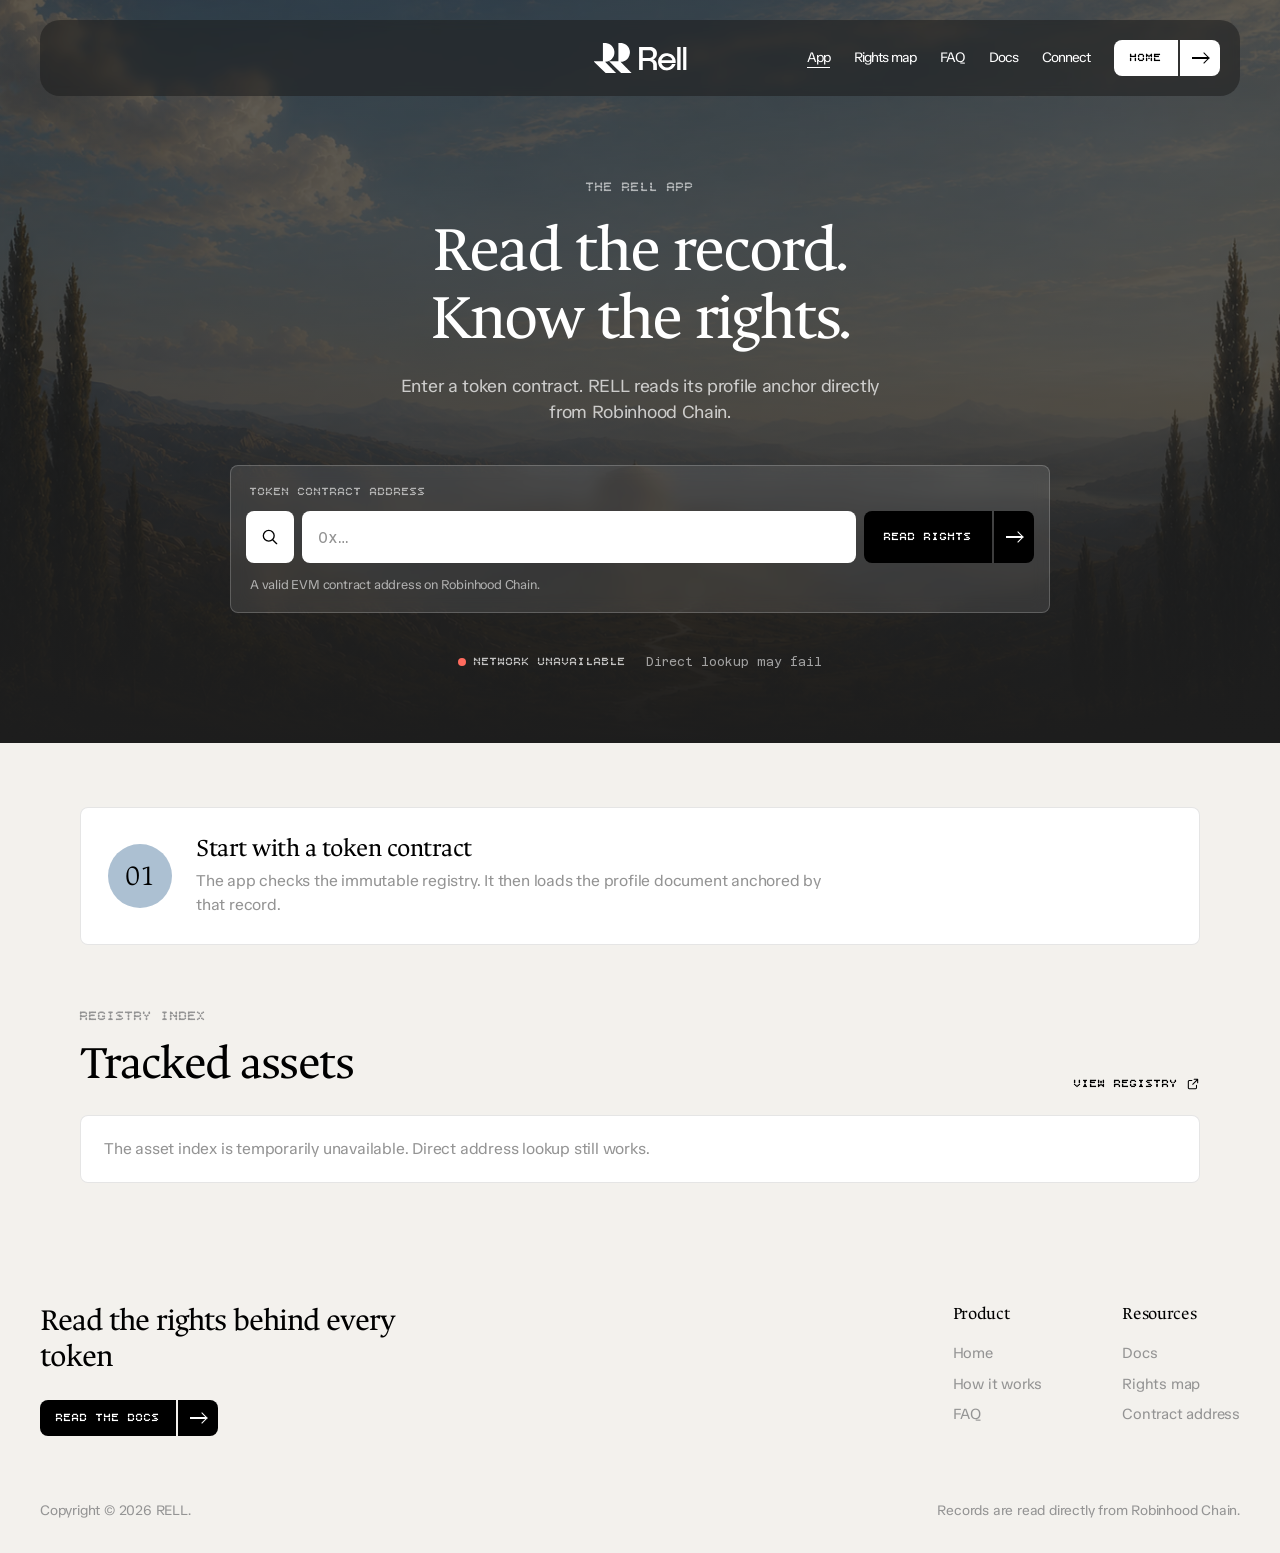
<file: app.html>
<!doctype html>
<html lang="en" class="no-js">
<head>
  <meta charset="utf-8">
  <meta name="viewport" content="width=device-width, initial-scale=1">
  <title>RELL App | Read Token Rights</title>
  <meta name="description" content="Look up a tokenized asset and read its RELL rights record directly from Robinhood Chain.">
  <meta name="theme-color" content="#1d1d1d">
  <meta name="robots" content="index, follow">
  <link rel="canonical" href="https://tryrell.xyz/app">
  <meta property="og:type" content="website">
  <meta property="og:site_name" content="RELL">
  <meta property="og:title" content="RELL App | Read Token Rights">
  <meta property="og:description" content="Read rights records anchored on Robinhood Chain.">
  <meta property="og:url" content="https://tryrell.xyz/app">
  <meta property="og:image" content="https://tryrell.xyz/assets/brand/og-image.png?v=mono">
  <meta name="twitter:card" content="summary_large_image">
  <link rel="icon" href="assets/brand/favicon.svg?v=mono" type="image/svg+xml">
  <link rel="apple-touch-icon" href="assets/brand/apple-touch-icon.png?v=mono">

  <link rel="preconnect" href="https://rpc.mainnet.chain.robinhood.com">
  <link rel="preload" href="assets/fonts/ancizar-serif-400-1.woff2" as="font" type="font/woff2" crossorigin>
  <link rel="stylesheet" href="css/site.css">
  <link rel="stylesheet" href="css/app.css">
  <script>document.documentElement.classList.replace("no-js", "js");</script>
</head>
<body class="app-body">
  <a class="skip-link" href="#main">Skip to content</a>

  <svg width="0" height="0" style="position:absolute" aria-hidden="true" focusable="false">
    <symbol id="i-arrow" viewBox="0 0 24 24"><path d="M5 12h14m-5.5-5.5L19 12l-5.5 5.5" fill="none" stroke="currentColor" stroke-width="1.8" stroke-linecap="round" stroke-linejoin="round"/></symbol>
    <symbol id="i-external" viewBox="0 0 24 24"><path d="M14 4h6v6m0-6-8.5 8.5M18 14v4.5A1.5 1.5 0 0 1 16.5 20h-11A1.5 1.5 0 0 1 4 18.5v-11A1.5 1.5 0 0 1 5.5 6H10" fill="none" stroke="currentColor" stroke-width="1.8" stroke-linecap="round" stroke-linejoin="round"/></symbol>
    <symbol id="i-search" viewBox="0 0 24 24"><circle cx="10.5" cy="10.5" r="6.5" fill="none" stroke="currentColor" stroke-width="1.6"/><path d="m15.5 15.5 4.5 4.5" fill="none" stroke="currentColor" stroke-width="1.6" stroke-linecap="round"/></symbol>
  </svg>

  <header class="site-nav" data-header>
    <nav class="site-nav__bar" aria-label="Primary">
      <a class="site-nav__brand" href="index.html" aria-label="RELL home">
        <img class="logo--ink" src="assets/brand/logo-lockup.svg?v=mono" width="2305" height="745" alt="Rell">
        <img class="logo--paper" src="assets/brand/logo-lockup-inverse.svg?v=mono" width="2305" height="745" alt="">
      </a>
      <div class="site-nav__links">
        <a class="site-nav__link is-active" href="app.html" aria-current="page">App</a>
        <a class="site-nav__link" href="index.html#map">Rights map</a>
        <a class="site-nav__link" href="index.html#faq">FAQ</a>
        <a class="site-nav__link" href="docs.html">Docs</a>
        <button class="site-nav__connect" type="button" data-wallet-connect><span data-wallet-label>Connect</span></button>
        <button class="site-nav__burger" type="button" data-sheet-open aria-expanded="false" aria-controls="mobile-sheet" aria-label="Open menu"><span></span><span></span></button>
        <a class="btn btn--dark" href="index.html"><span class="btn__label">Home</span><span class="btn__arrow"><span class="arrow" aria-hidden="true"></span></span></a>
      </div>
    </nav>
  </header>

  <div class="sheet" id="mobile-sheet" data-sheet hidden>
    <div class="sheet__panel" role="dialog" aria-modal="true" aria-label="Menu">
      <div class="sheet__head">
        <a href="index.html" aria-label="RELL home"><img src="assets/brand/logo-lockup.svg?v=mono" width="2305" height="745" alt="Rell"></a>
        <button class="sheet__close" type="button" data-sheet-close aria-label="Close menu"><span></span><span></span></button>
      </div>
      <nav class="sheet__links" aria-label="Mobile">
        <a href="app.html" data-sheet-close>RELL app</a>
        <a href="index.html#map">Rights map</a>
        <a href="index.html#faq">FAQ</a>
        <a href="docs.html">Docs</a>
      </nav>
      <div class="sheet__actions">
        <a class="btn btn--dark" href="index.html"><span class="btn__label">Back home</span><span class="btn__arrow"><span class="arrow" aria-hidden="true"></span></span></a>
        <button class="btn btn--outline" type="button" data-wallet-connect><span class="btn__label" data-wallet-label>Connect</span></button>
      </div>
    </div>
  </div>

  <main class="app-main" id="main">
    <section class="app-hero" aria-labelledby="app-title" data-nav-dark>
      <div class="app-hero__art" aria-hidden="true"><img src="assets/img/hero-valley.avif" alt="" width="1448" height="1086" fetchpriority="high"></div>
      <div class="container app-hero__inner">
        <div class="app-hero__copy">
          <p class="label">The RELL app</p>
          <h1 class="display-1" id="app-title">Read the record.<br>Know the rights.</h1>
          <p class="lede">Enter a token contract. RELL reads its profile anchor directly from Robinhood Chain.</p>
        </div>

        <form class="lookup" data-lookup-form novalidate>
          <label class="lookup__label label" for="asset-address">Token contract address</label>
          <div class="lookup__row">
            <span class="lookup__icon" aria-hidden="true"><svg><use href="#i-search"/></svg></span>
            <input class="lookup__input mono" id="asset-address" name="asset" type="text" inputmode="text" autocomplete="off" autocapitalize="off" spellcheck="false" placeholder="0x…" aria-describedby="lookup-help lookup-error">
            <button class="btn btn--dark lookup__submit" type="submit">
              <span class="btn__label" data-submit-label>Read rights</span>
              <span class="btn__arrow"><span class="arrow" aria-hidden="true"></span></span>
            </button>
          </div>
          <div class="lookup__meta">
            <p id="lookup-help">A valid EVM contract address on Robinhood Chain.</p>
            <p class="lookup__error" id="lookup-error" data-lookup-error role="alert"></p>
          </div>
        </form>

        <div class="network-strip" aria-label="Network connection">
          <span class="network-strip__status" data-network-state="loading">
            <span class="network-strip__dot" aria-hidden="true"></span>
            <span data-network-label>Connecting to Robinhood Chain</span>
          </span>
          <span class="network-strip__detail mono" data-network-detail>Chain ID 4663</span>
        </div>
      </div>
    </section>

    <section class="app-results" aria-labelledby="results-title">
      <div class="container">
        <h2 class="sr-only" id="results-title">Rights lookup result</h2>

        <div class="result-state" data-state="idle" data-result-state aria-live="polite">
          <div class="result-state__mark" aria-hidden="true">01</div>
          <div>
            <h3>Start with a token contract</h3>
            <p>The app checks the immutable registry. It then loads the profile document anchored by that record.</p>
          </div>
        </div>

        <article class="record" data-record hidden>
          <header class="record__head">
            <div>
              <div class="record__eyebrow">
                <span class="record__status" data-record-status>Active</span>
                <span class="label">Registry record</span>
              </div>
              <h2 class="record__title" data-profile-title>Token rights profile</h2>
              <p class="record__address mono" data-record-address></p>
            </div>
            <a class="btn btn--outline" data-asset-explorer target="_blank" rel="noopener noreferrer">
              <span class="btn__label">View token</span>
            </a>
          </header>

          <div class="record__facts">
            <div class="record__fact">
              <span class="label">Last updated</span>
              <strong data-record-updated>Not available</strong>
            </div>
            <div class="record__fact">
              <span class="label">Profile integrity</span>
              <strong data-integrity-state>Checking document</strong>
            </div>
            <div class="record__fact record__fact--wide">
              <span class="label">Onchain profile hash</span>
              <code data-record-hash></code>
            </div>
            <div class="record__fact record__fact--wide">
              <span class="label">Profile source</span>
              <a data-record-uri target="_blank" rel="noopener noreferrer"></a>
            </div>
          </div>

          <div class="profile-message" data-profile-message hidden></div>
          <div class="profile" data-profile hidden>
            <div class="profile__summary" data-profile-summary></div>
            <div class="profile__categories" data-profile-categories></div>
            <div class="profile__sources" data-profile-sources hidden>
              <p class="label">Sources</p>
              <div data-source-list></div>
            </div>
          </div>
        </article>

        <section class="tracked" aria-labelledby="tracked-title">
          <div class="tracked__head">
            <div>
              <p class="label">Registry index</p>
              <h2 class="display-2" id="tracked-title">Tracked assets</h2>
            </div>
            <a class="link-arrow" data-registry-explorer target="_blank" rel="noopener noreferrer">View registry <svg aria-hidden="true"><use href="#i-external"/></svg></a>
          </div>
          <div class="tracked__list" data-tracked-list aria-live="polite">
            <p class="tracked__empty">Reading registry events…</p>
          </div>
        </section>
      </div>
    </section>
  </main>

  <footer class="site-foot">
    <div class="container">
      <div class="site-foot__top">
        <div>
          <p class="site-foot__tagline">Read the rights behind every token</p>
          <a class="btn btn--dark" href="docs.html"><span class="btn__label">Read the docs</span><span class="btn__arrow"><span class="arrow" aria-hidden="true"></span></span></a>
        </div>
        <div class="site-foot__cols">
          <div class="site-foot__col">
            <h2>Product</h2>
            <a href="index.html">Home</a>
            <a href="index.html#process">How it works</a>
            <a href="index.html#faq">FAQ</a>
          </div>
          <div class="site-foot__col">
            <h2>Resources</h2>
            <a href="docs.html">Docs</a>
            <a href="index.html#map">Rights map</a>
            <a href="index.html#contract">Contract address</a>
          </div>
        </div>
      </div>
      <div class="site-foot__base">
        <span>Copyright &copy; <span data-year>2026</span> RELL.</span>
        <span>Records are read directly from Robinhood Chain.</span>
      </div>
    </div>
  </footer>
  <div class="toast-region" data-toast-region aria-live="polite" aria-atomic="true"></div>

  <script src="config/contracts.js"></script>
  <script src="js/config.js"></script>
  <script src="js/header.js"></script>
  <script src="js/app.js" type="module"></script>
  <script src="js/wallet.js" type="module"></script>
</body>
</html>
</file>
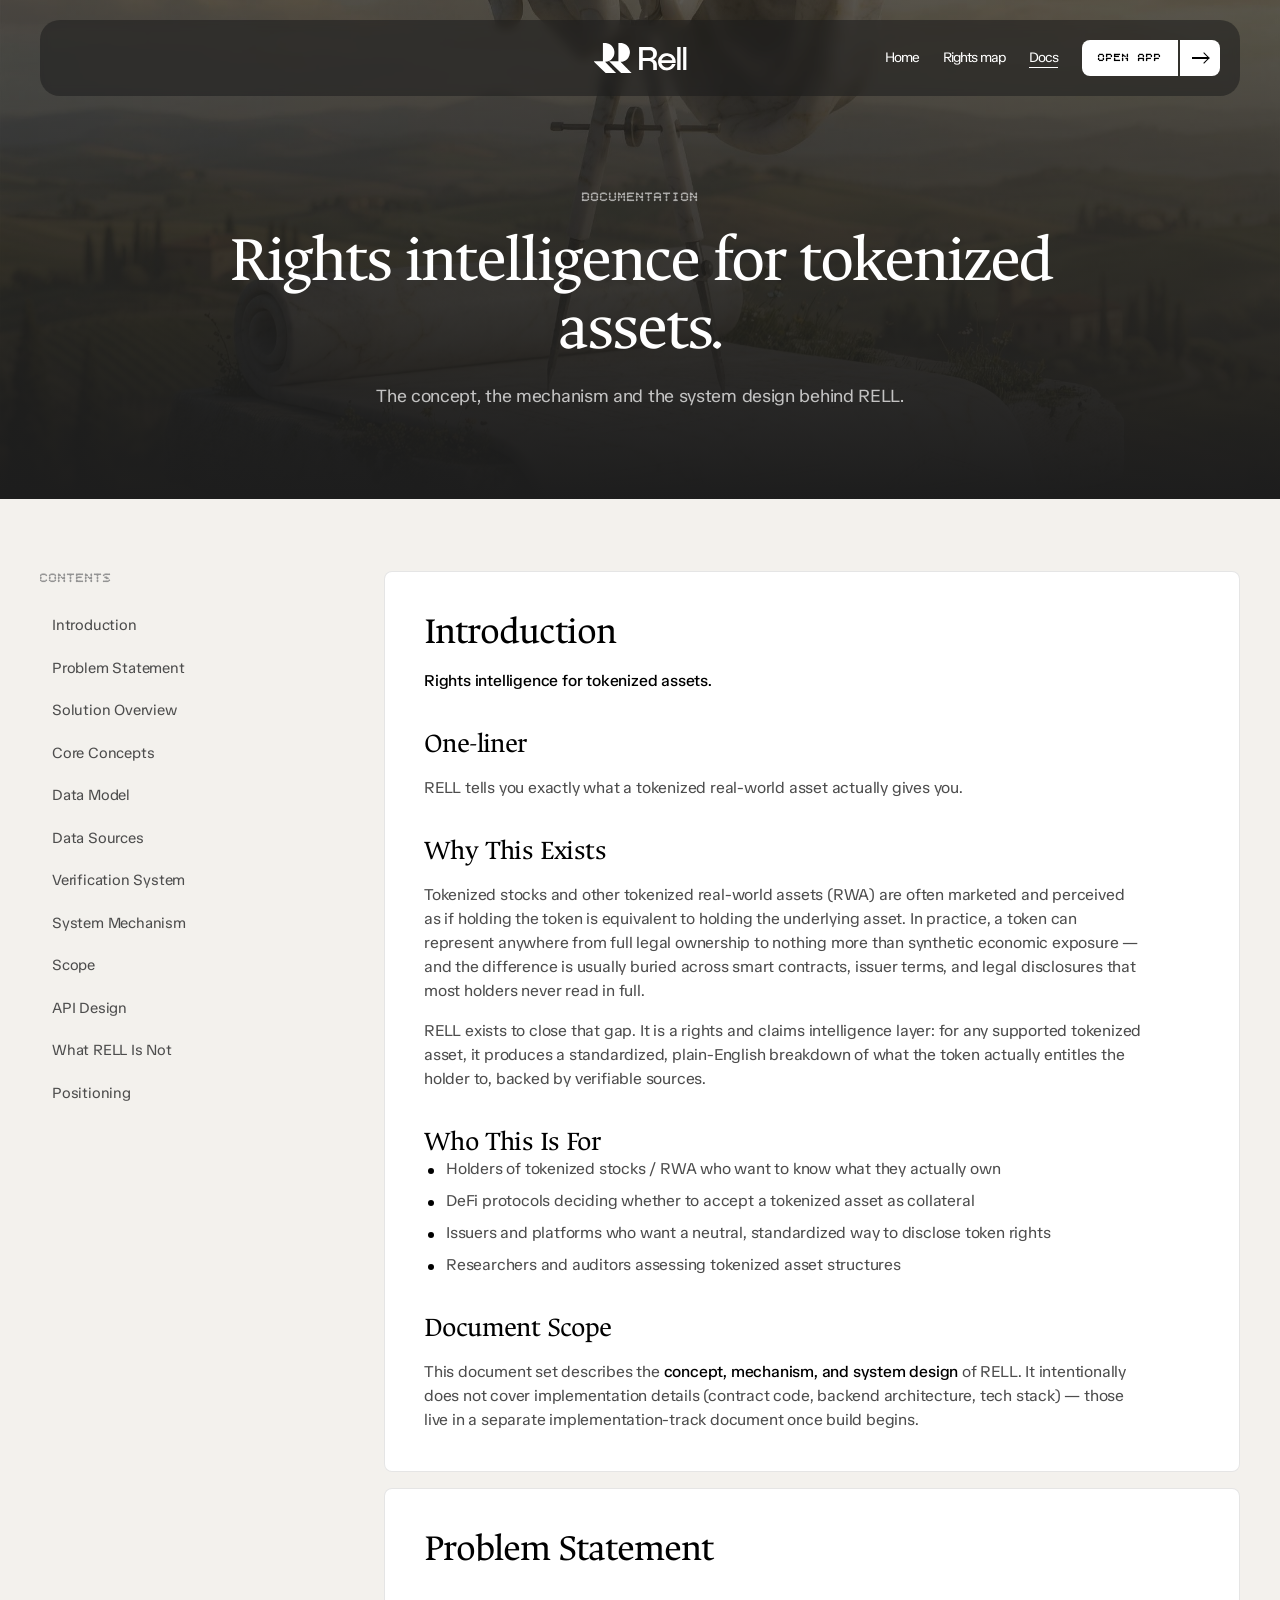
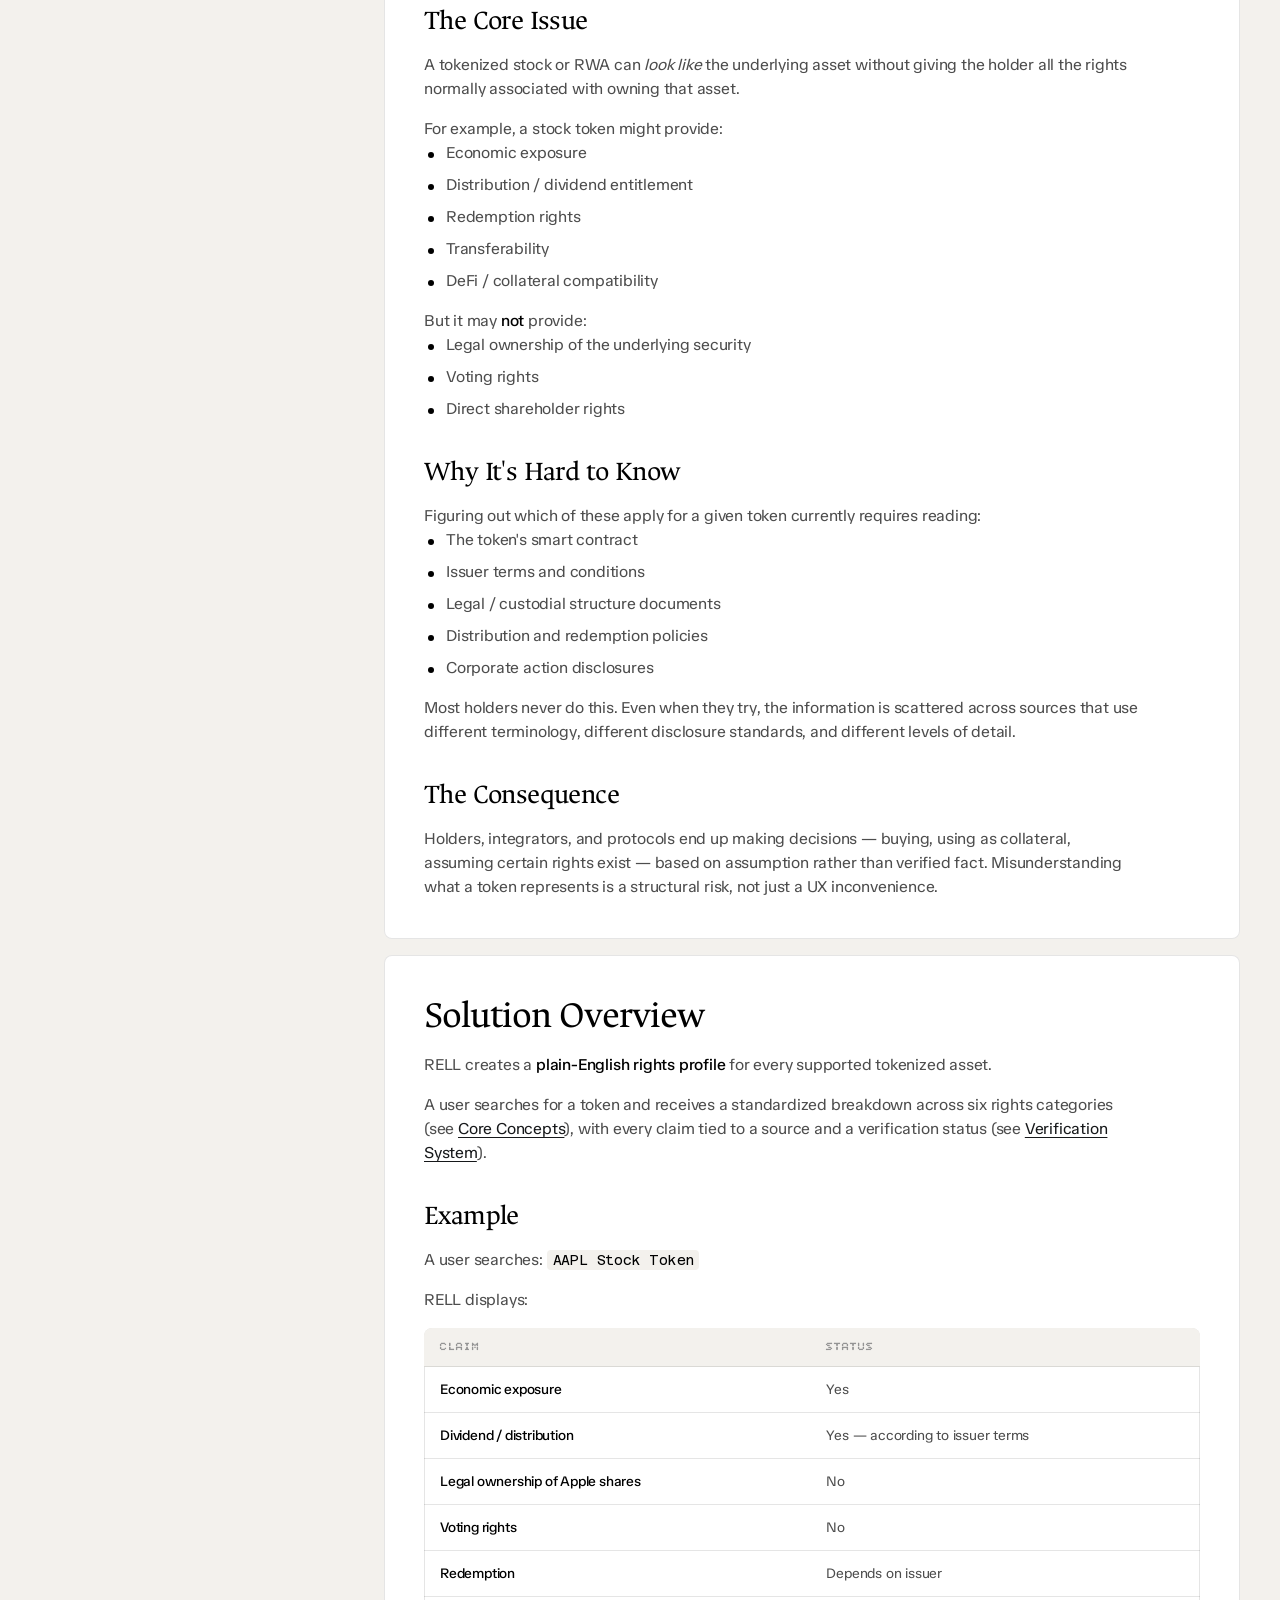
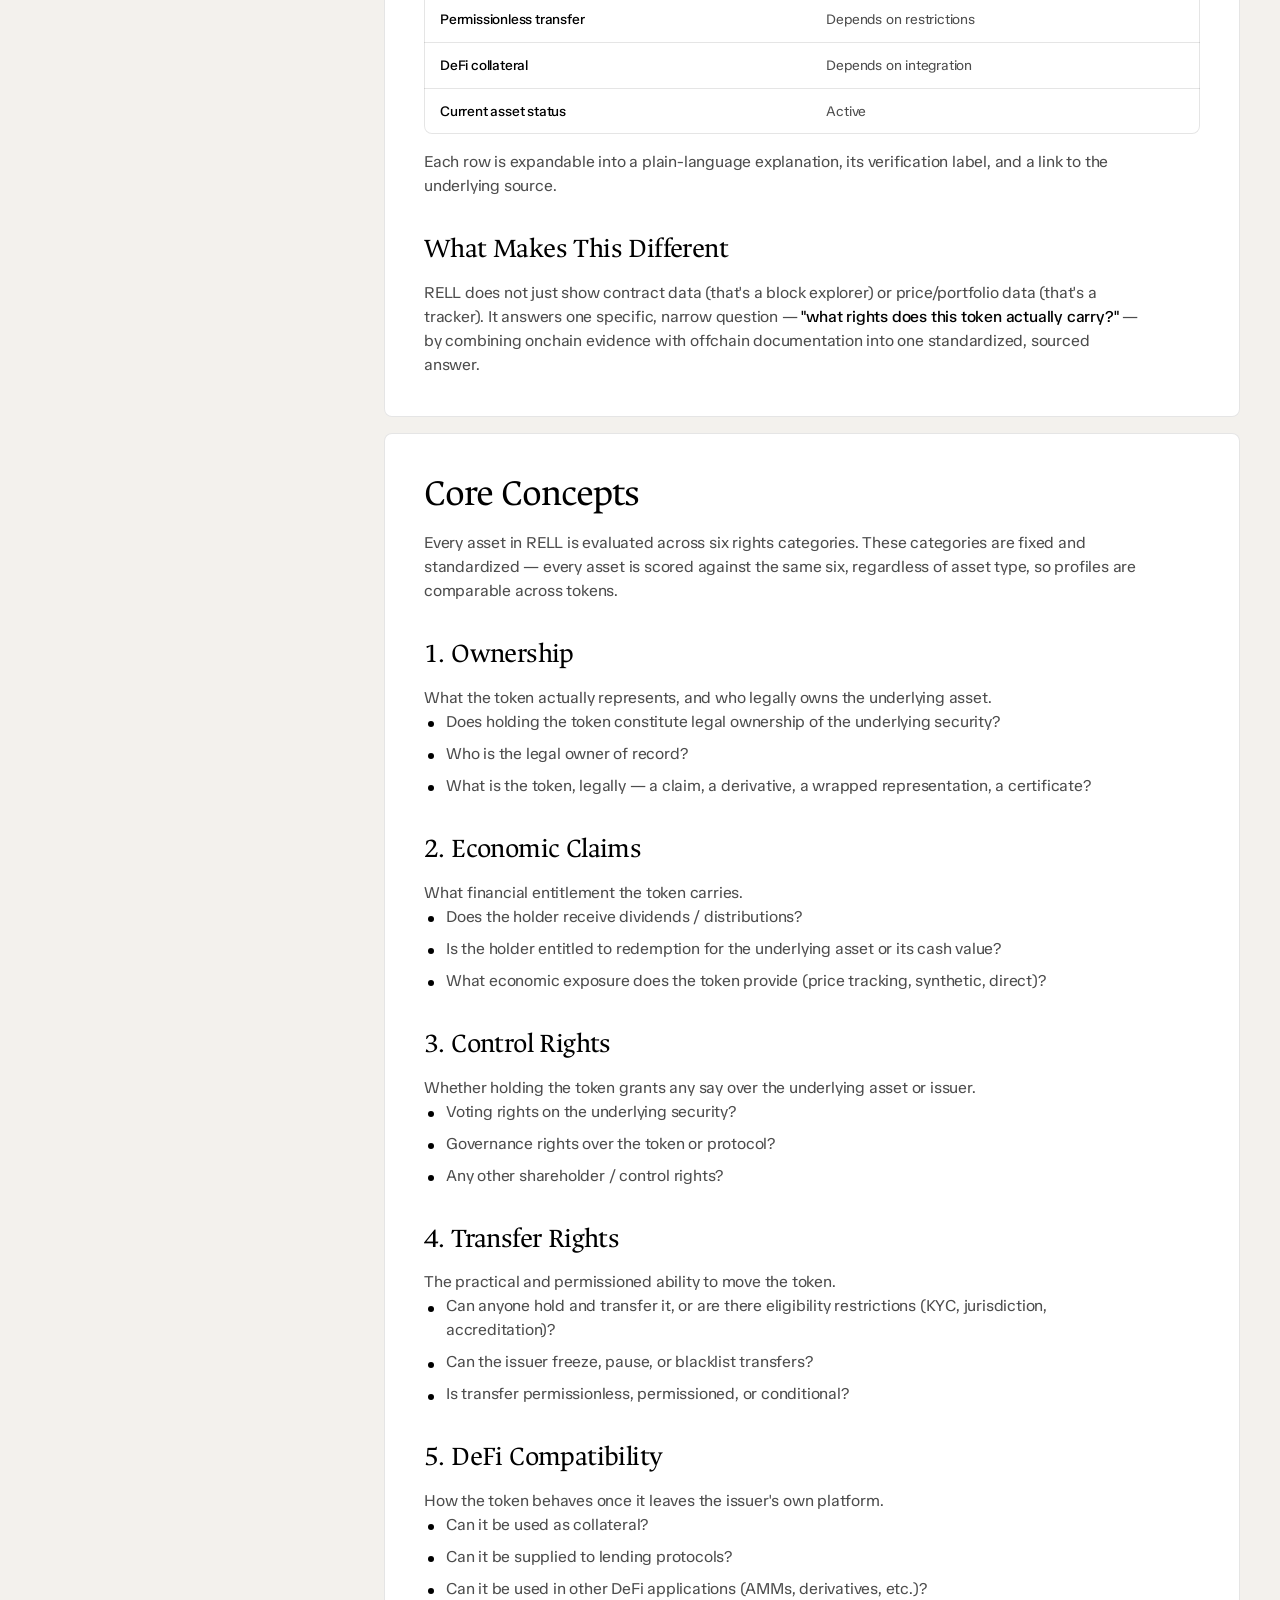
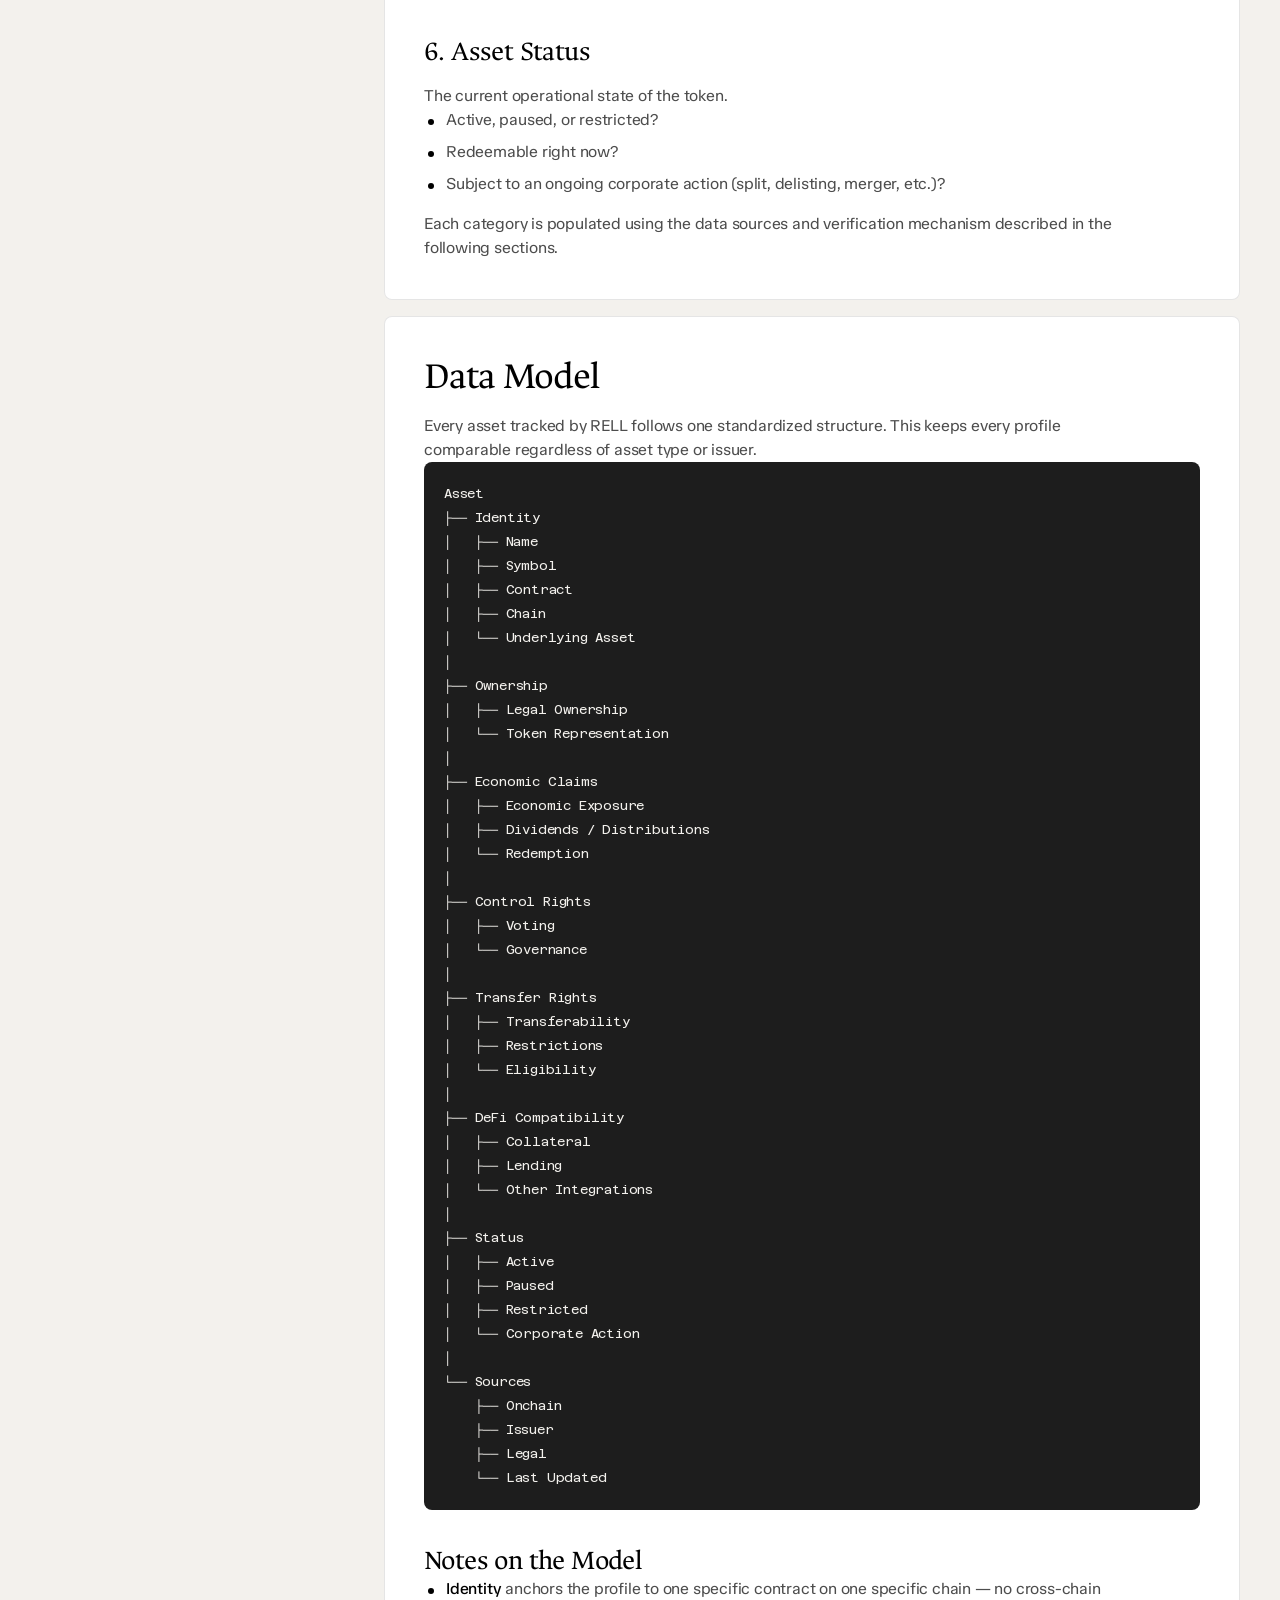
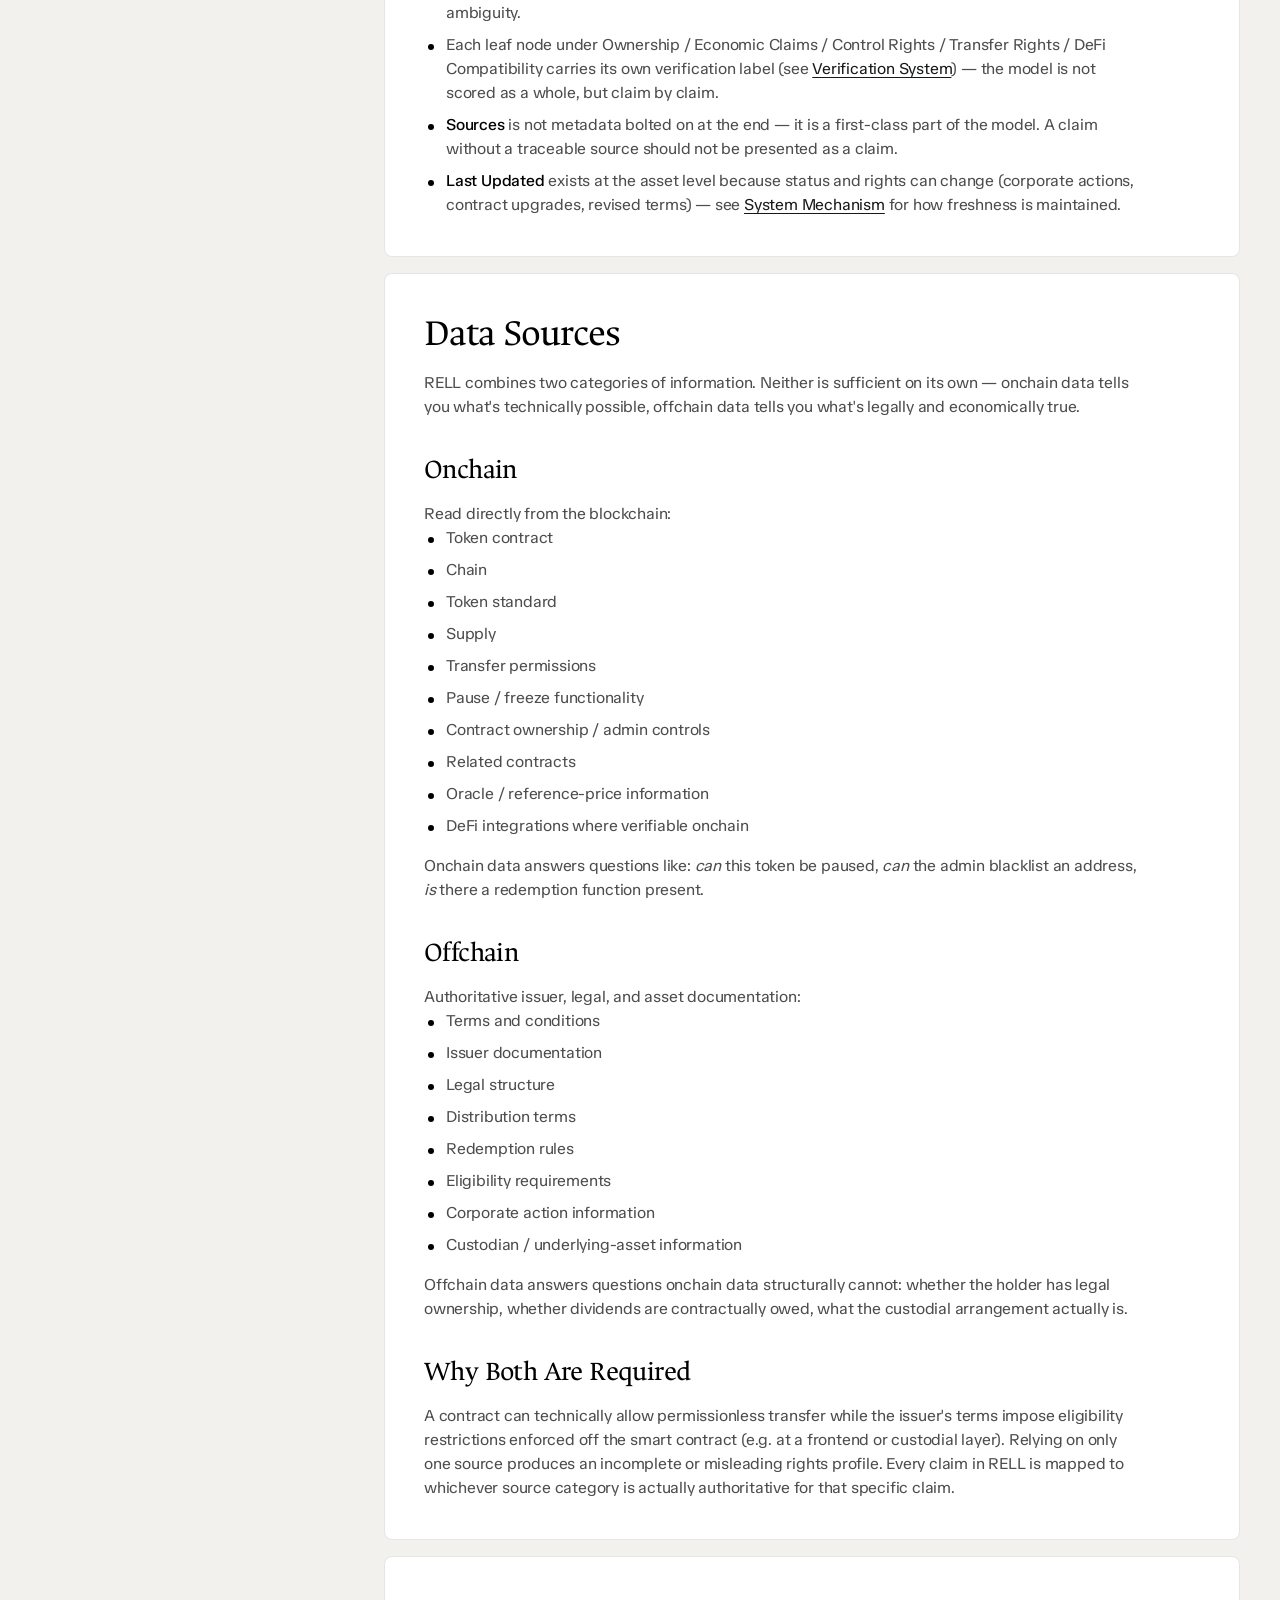
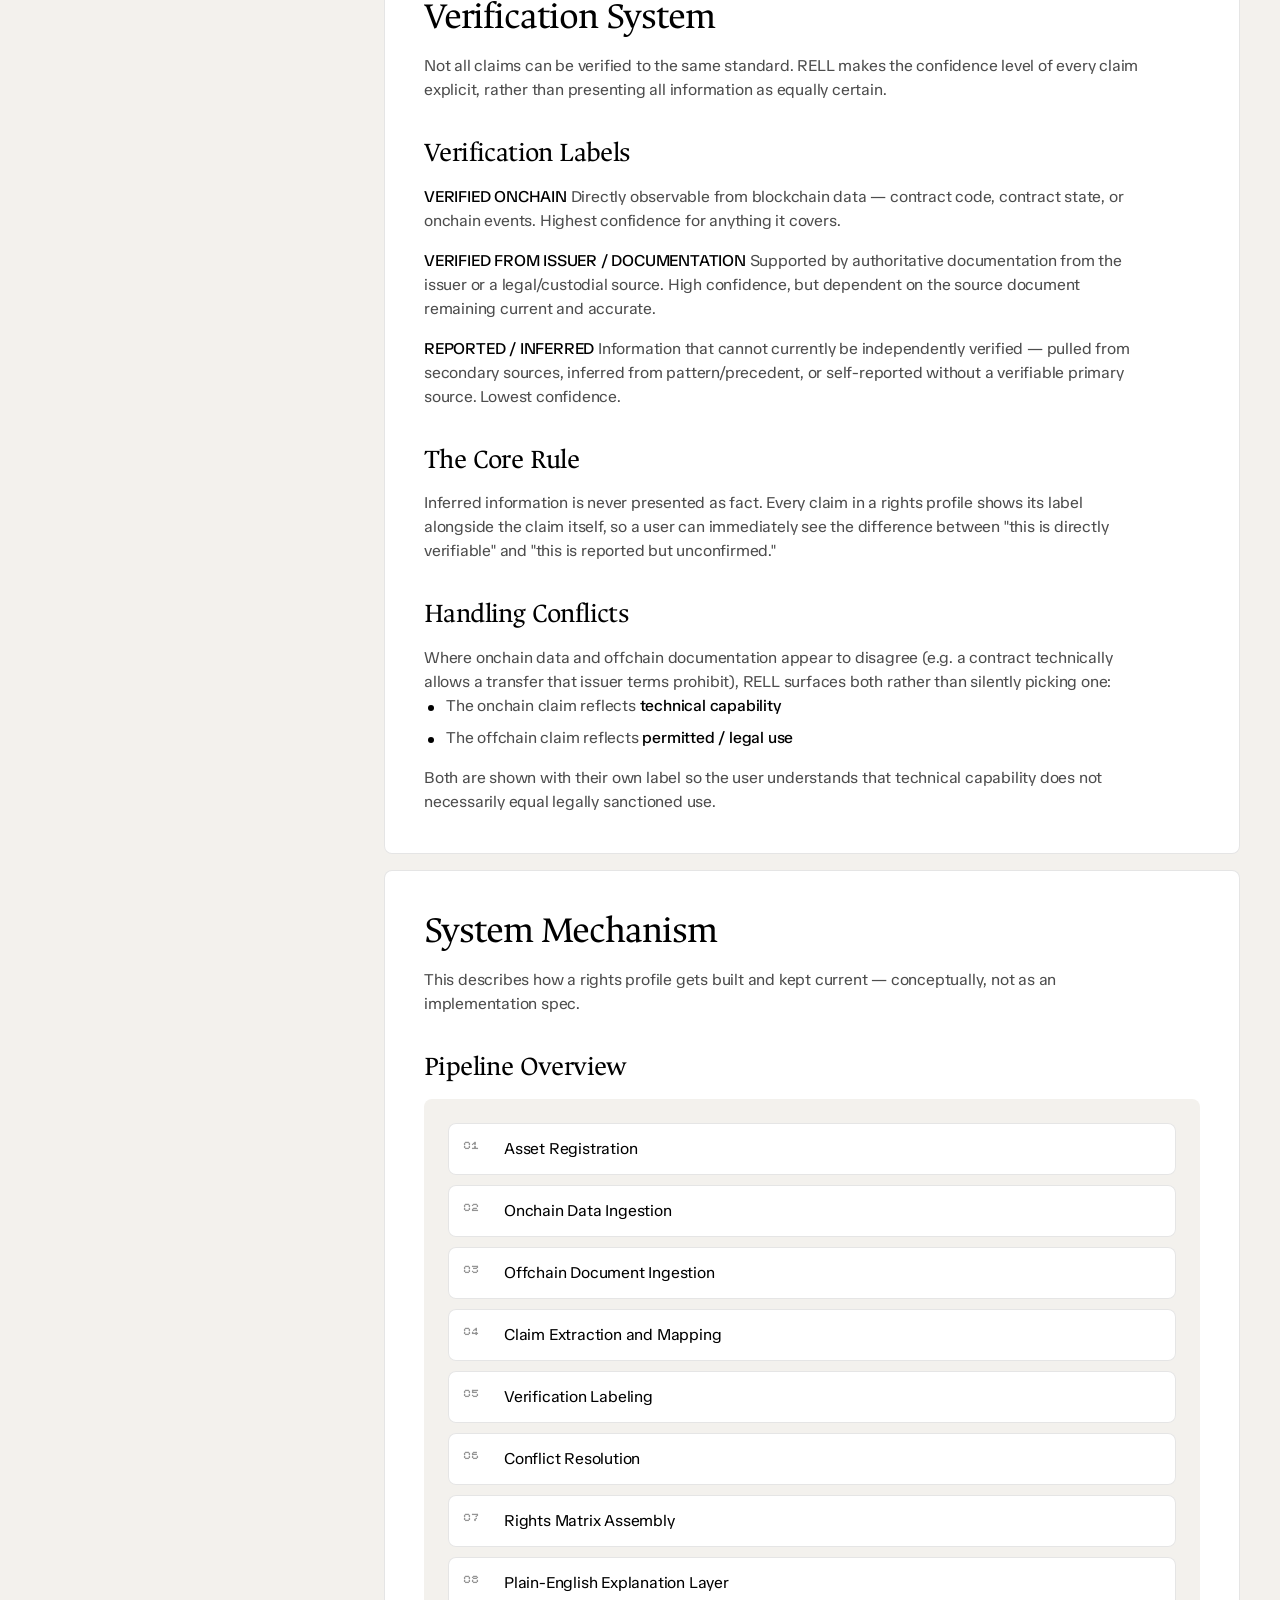
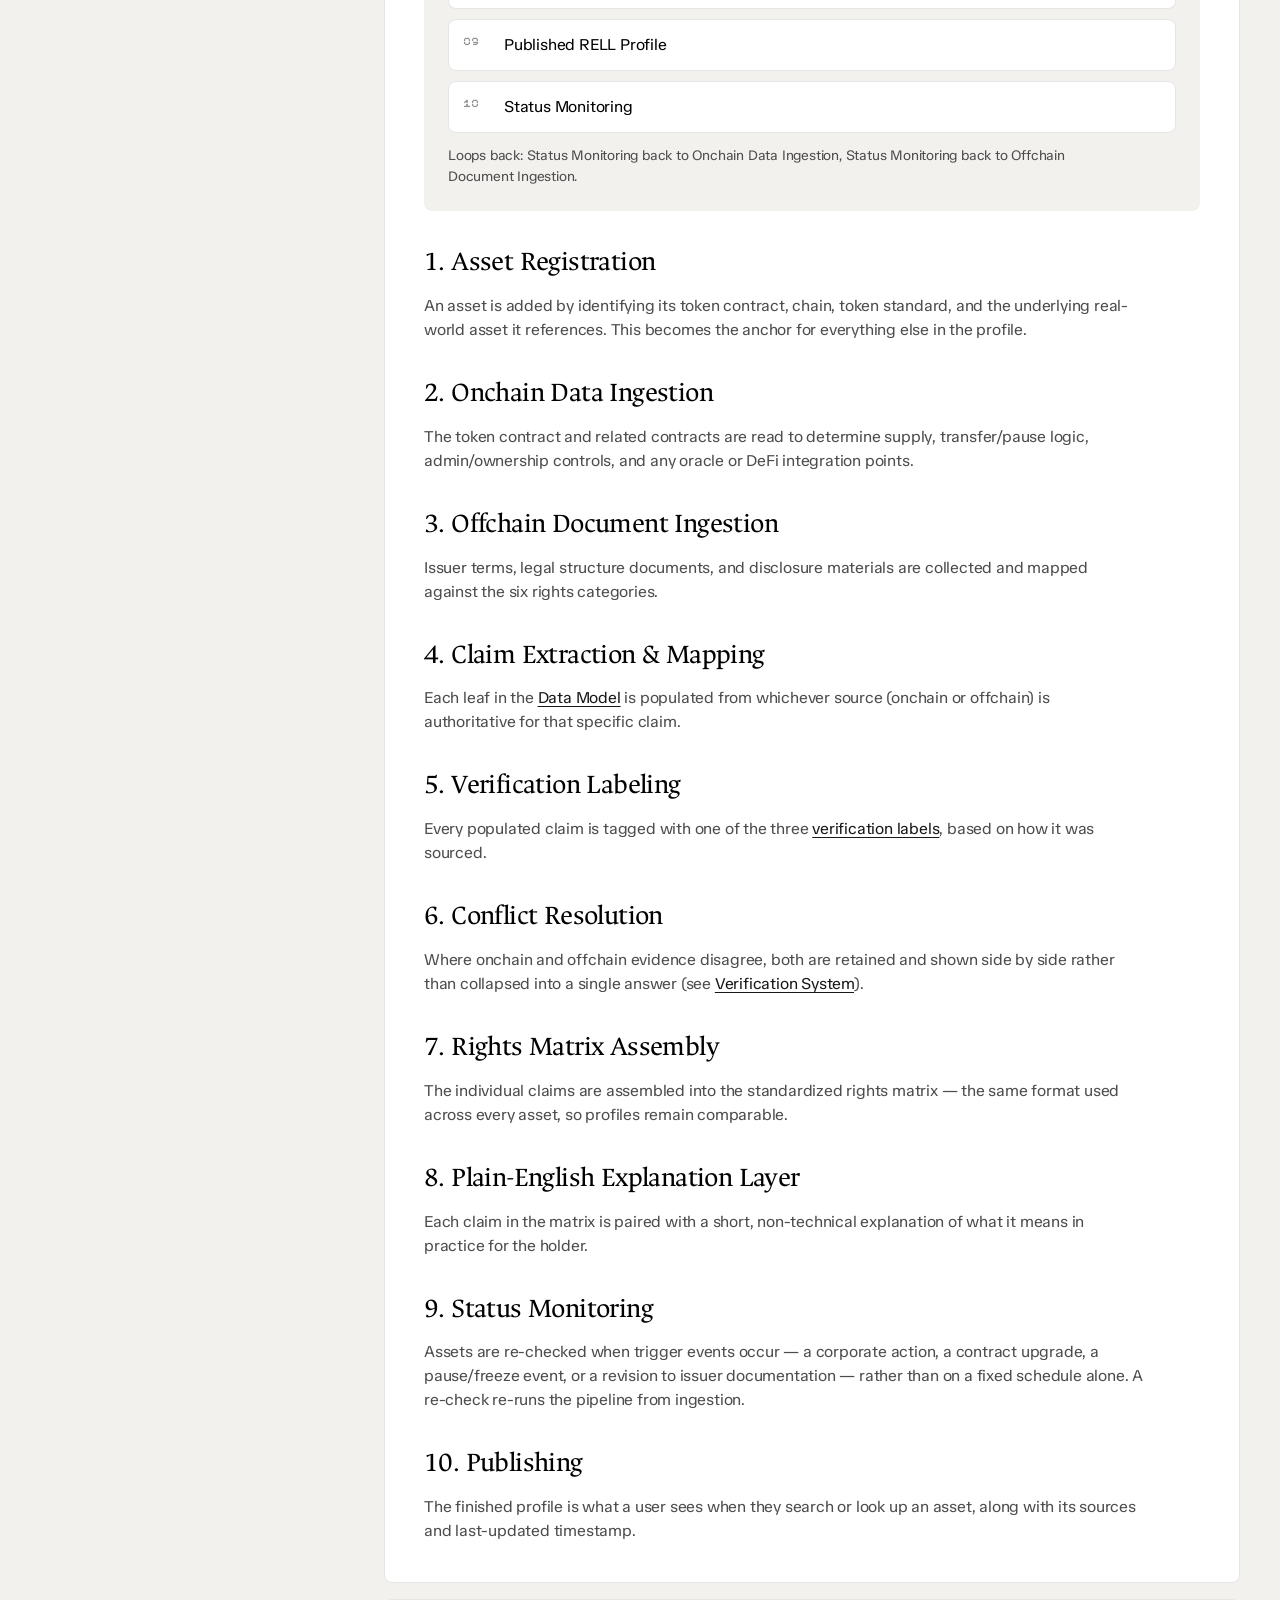
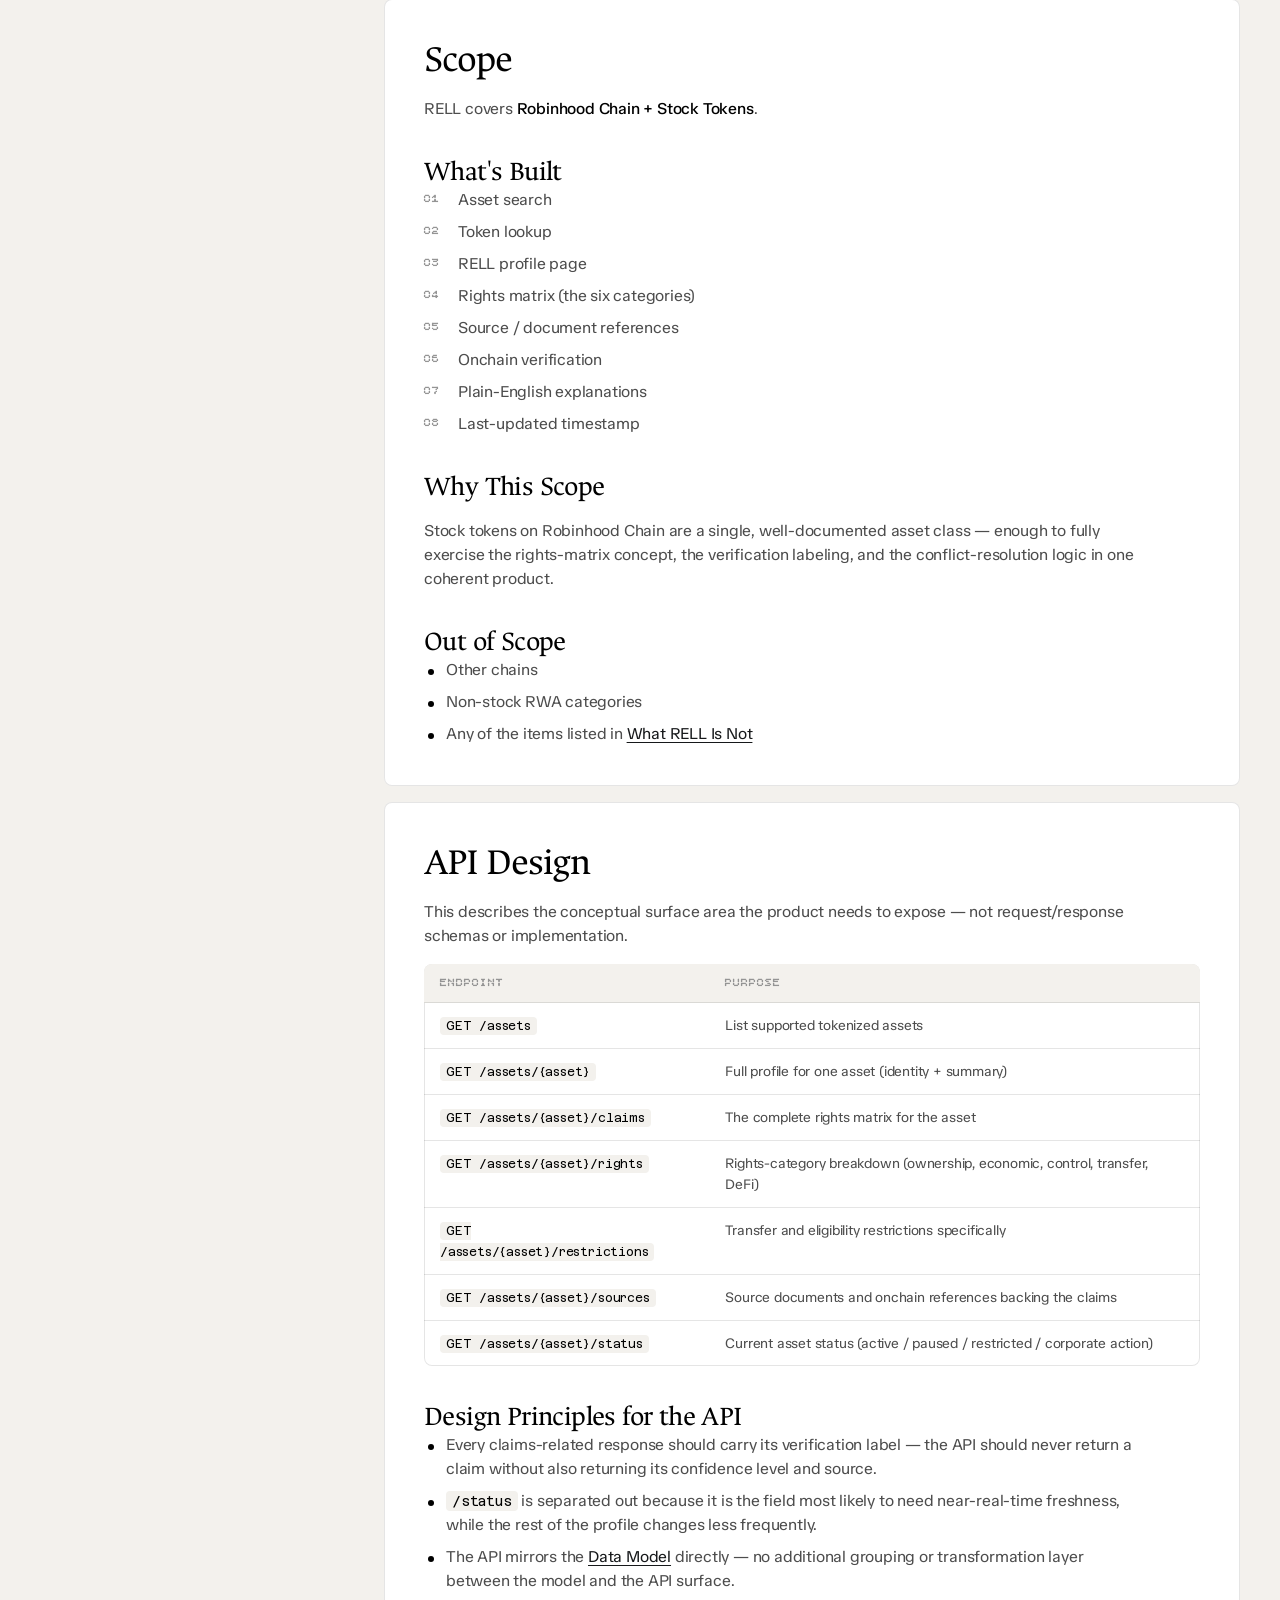
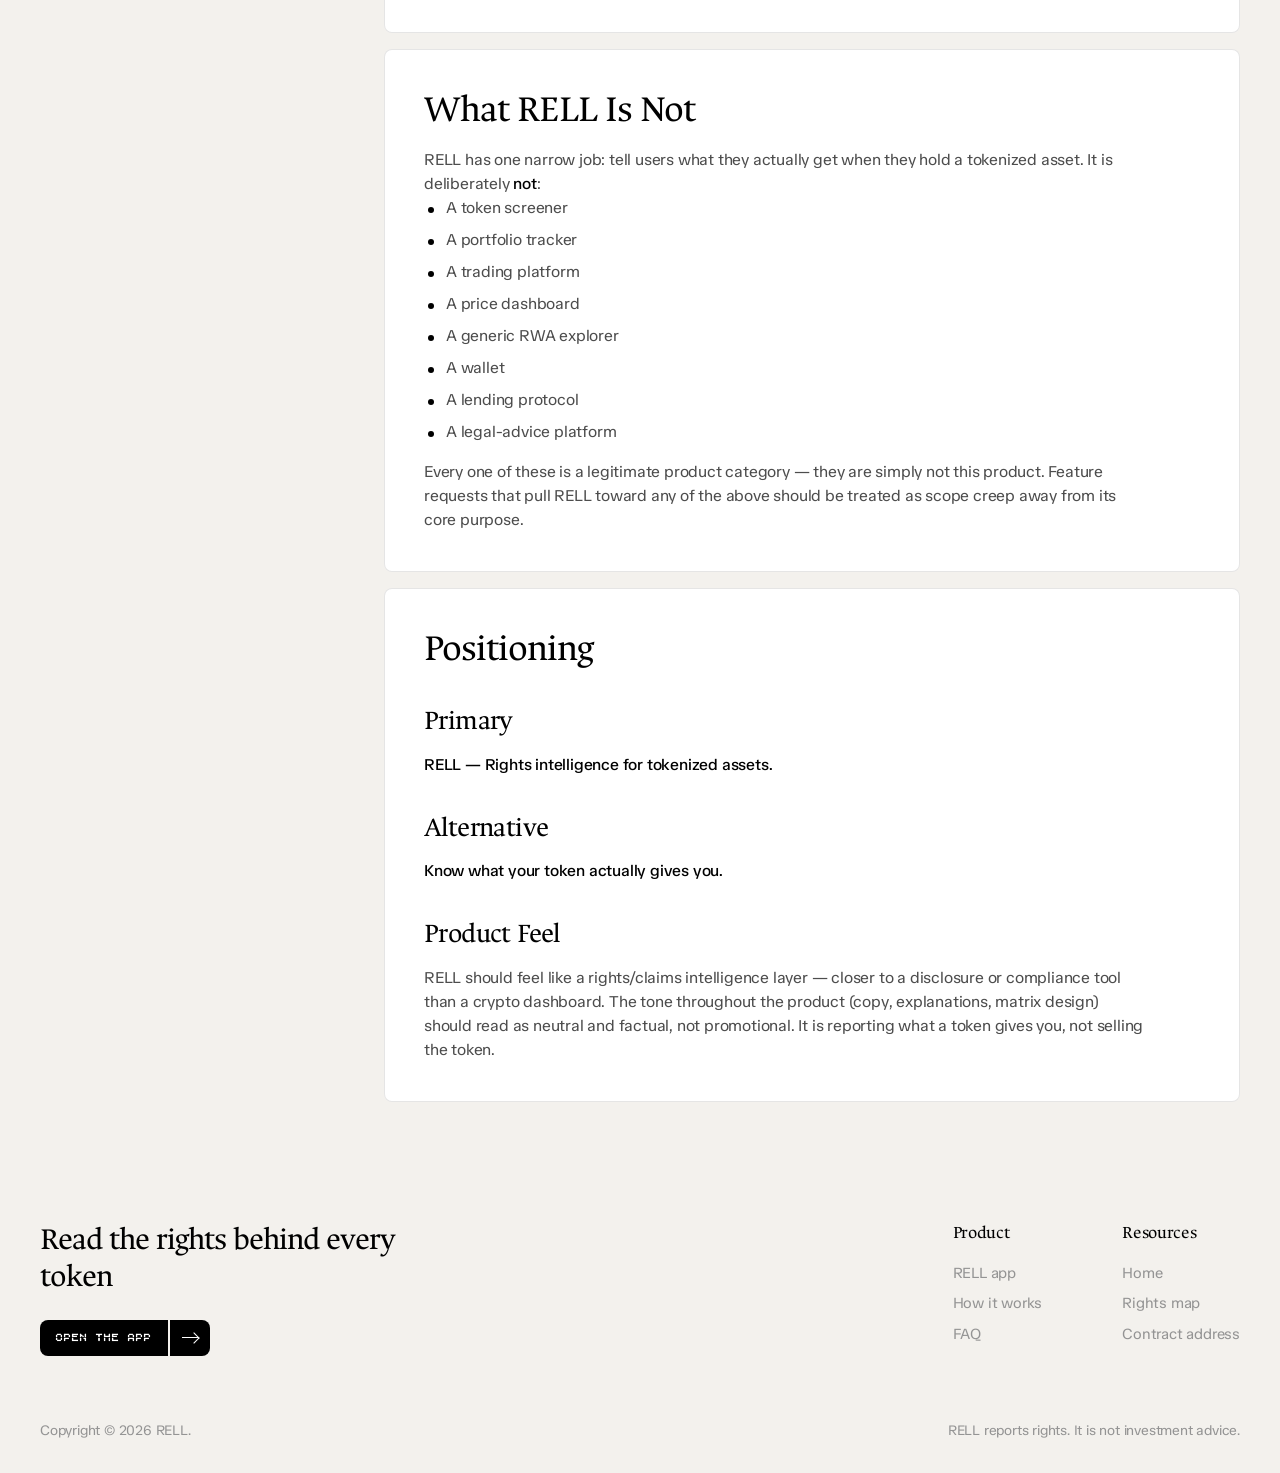
<file: docs.html>
<!doctype html>
<html lang="en">
<head>
  <meta charset="utf-8">
  <meta name="viewport" content="width=device-width, initial-scale=1">
  <title>Docs. RELL</title>
  <meta name="description" content="How RELL reads the rights behind a tokenized stock, and how each claim is sourced and verified.">
  <link rel="canonical" href="https://tryrell.xyz/docs">
  <meta name="robots" content="index, follow">
  <meta property="og:type" content="article">
  <meta property="og:title" content="Docs. RELL">
  <meta property="og:description" content="How RELL reads the rights behind a tokenized stock, and how each claim is sourced and verified.">
  <meta property="og:url" content="https://tryrell.xyz/docs">
  <meta property="og:image" content="https://tryrell.xyz/assets/brand/og-image.png?v=mono">
  <link rel="icon" href="assets/brand/favicon.svg?v=mono" type="image/svg+xml">
  <link rel="apple-touch-icon" href="assets/brand/apple-touch-icon.png?v=mono">

  <link rel="preload" href="assets/fonts/ancizar-serif-400-1.woff2" as="font" type="font/woff2" crossorigin>
  <link rel="stylesheet" href="css/site.css">
  <link rel="stylesheet" href="css/docs.css">
</head>
<body class="docs-body">
  <a class="skip-link" href="#doc-main">Skip to content</a>

  <header class="site-nav" data-header>
    <nav class="site-nav__bar" aria-label="Site">
      <a class="site-nav__brand" href="index.html" aria-label="RELL home">
        <img class="logo--ink" src="assets/brand/logo-lockup.svg?v=mono" width="2305" height="745" alt="Rell">
        <img class="logo--paper" src="assets/brand/logo-lockup-inverse.svg?v=mono" width="2305" height="745" alt="">
      </a>
      <div class="site-nav__links">
        <a class="site-nav__link" href="index.html">Home</a>
        <a class="site-nav__link" href="index.html#map">Rights map</a>
        <a class="site-nav__link is-active" href="docs.html" aria-current="page">Docs</a>
        <button class="site-nav__burger" type="button" data-sheet-open aria-expanded="false" aria-controls="mobile-sheet" aria-label="Open menu"><span></span><span></span></button>
        <a class="btn btn--dark" href="app.html"><span class="btn__label">Open app</span><span class="btn__arrow"><span class="arrow" aria-hidden="true"></span></span></a>
      </div>
    </nav>
  </header>

  <div class="sheet" id="mobile-sheet" data-sheet hidden>
    <div class="sheet__panel" role="dialog" aria-modal="true" aria-label="Menu">
      <div class="sheet__head">
        <a href="index.html" aria-label="RELL home"><img src="assets/brand/logo-lockup.svg?v=mono" width="2305" height="745" alt="Rell"></a>
        <button class="sheet__close" type="button" data-sheet-close aria-label="Close menu"><span></span><span></span></button>
      </div>
      <nav class="sheet__links" aria-label="Mobile">
        <a href="index.html">Home</a>
        <a href="index.html#map">Rights map</a>
        <a href="docs.html" data-sheet-close>Docs</a>
      </nav>
      <div class="sheet__actions">
        <a class="btn btn--dark" href="app.html"><span class="btn__label">Open the app</span><span class="btn__arrow"><span class="arrow" aria-hidden="true"></span></span></a>
      </div>
    </div>
  </div>

  <section class="docs-hero" data-nav-dark>
    <div class="docs-hero__art" aria-hidden="true"><img src="assets/img/step-compass.avif" alt="" width="1536" height="2048"></div>
    <div class="docs-hero__inner">
      <p class="label">Documentation</p>
      <h1 class="display-1">Rights intelligence for tokenized assets.</h1>
      <p class="lede">The concept, the mechanism and the system design behind RELL.</p>
    </div>
  </section>

  <div class="docs-shell">
    <details class="docs-side" id="docs-toc" open>
      <summary class="docs-side__label">Contents</summary>
      <ol class="docs-side__list">
            <li><a href="#introduction" data-doc-link>Introduction</a></li>
            <li><a href="#problem-statement" data-doc-link>Problem Statement</a></li>
            <li><a href="#solution-overview" data-doc-link>Solution Overview</a></li>
            <li><a href="#core-concepts" data-doc-link>Core Concepts</a></li>
            <li><a href="#data-model" data-doc-link>Data Model</a></li>
            <li><a href="#data-sources" data-doc-link>Data Sources</a></li>
            <li><a href="#verification-system" data-doc-link>Verification System</a></li>
            <li><a href="#system-mechanism" data-doc-link>System Mechanism</a></li>
            <li><a href="#scope" data-doc-link>Scope</a></li>
            <li><a href="#api-design" data-doc-link>API Design</a></li>
            <li><a href="#non-goals" data-doc-link>What RELL Is Not</a></li>
            <li><a href="#positioning" data-doc-link>Positioning</a></li>
      </ol>
    </details>

    <main class="docs-main" id="doc-main">
      <section class="doc" id="introduction" aria-labelledby="introduction-title">
            <h2 class="doc__title" id="introduction-title">Introduction</h2>
            <p><strong>Rights intelligence for tokenized assets.</strong></p>
            <h2>One-liner</h2>
            <p>RELL tells you exactly what a tokenized real-world asset actually gives you.</p>
            <h2>Why This Exists</h2>
            <p>Tokenized stocks and other tokenized real-world assets (RWA) are often marketed and perceived as if holding the token is equivalent to holding the underlying asset. In practice, a token can represent anywhere from full legal ownership to nothing more than synthetic economic exposure — and the difference is usually buried across smart contracts, issuer terms, and legal disclosures that most holders never read in full.</p>
            <p>RELL exists to close that gap. It is a rights and claims intelligence layer: for any supported tokenized asset, it produces a standardized, plain-English breakdown of what the token actually entitles the holder to, backed by verifiable sources.</p>
            <h2>Who This Is For</h2>
            <ul class="doc-list"><li>Holders of tokenized stocks / RWA who want to know what they actually own</li><li>DeFi protocols deciding whether to accept a tokenized asset as collateral</li><li>Issuers and platforms who want a neutral, standardized way to disclose token rights</li><li>Researchers and auditors assessing tokenized asset structures</li></ul>
            <h2>Document Scope</h2>
            <p>This document set describes the <strong>concept, mechanism, and system design</strong> of RELL. It intentionally does not cover implementation details (contract code, backend architecture, tech stack) — those live in a separate implementation-track document once build begins.</p>
          </section>

          <section class="doc" id="problem-statement" aria-labelledby="problem-statement-title">
            <h2 class="doc__title" id="problem-statement-title">Problem Statement</h2>
            <h2>The Core Issue</h2>
            <p>A tokenized stock or RWA can <em>look like</em> the underlying asset without giving the holder all the rights normally associated with owning that asset.</p>
            <p>For example, a stock token might provide:</p>
            <ul class="doc-list"><li>Economic exposure</li><li>Distribution / dividend entitlement</li><li>Redemption rights</li><li>Transferability</li><li>DeFi / collateral compatibility</li></ul>
            <p>But it may <strong>not</strong> provide:</p>
            <ul class="doc-list"><li>Legal ownership of the underlying security</li><li>Voting rights</li><li>Direct shareholder rights</li></ul>
            <h2>Why It's Hard to Know</h2>
            <p>Figuring out which of these apply for a given token currently requires reading:</p>
            <ul class="doc-list"><li>The token's smart contract</li><li>Issuer terms and conditions</li><li>Legal / custodial structure documents</li><li>Distribution and redemption policies</li><li>Corporate action disclosures</li></ul>
            <p>Most holders never do this. Even when they try, the information is scattered across sources that use different terminology, different disclosure standards, and different levels of detail.</p>
            <h2>The Consequence</h2>
            <p>Holders, integrators, and protocols end up making decisions — buying, using as collateral, assuming certain rights exist — based on assumption rather than verified fact. Misunderstanding what a token represents is a structural risk, not just a UX inconvenience.</p>
          </section>

          <section class="doc" id="solution-overview" aria-labelledby="solution-overview-title">
            <h2 class="doc__title" id="solution-overview-title">Solution Overview</h2>
            <p>RELL creates a <strong>plain-English rights profile</strong> for every supported tokenized asset.</p>
            <p>A user searches for a token and receives a standardized breakdown across six rights categories (see <a href="#core-concepts">Core Concepts</a>), with every claim tied to a source and a verification status (see <a href="#verification-system">Verification System</a>).</p>
            <h2>Example</h2>
            <p>A user searches: <code>AAPL Stock Token</code></p>
            <p>RELL displays:</p>
            <div class="doc-table"><table><thead><tr><th>Claim</th><th>Status</th></tr></thead><tbody><tr><td>Economic exposure</td><td>Yes</td></tr><tr><td>Dividend / distribution</td><td>Yes — according to issuer terms</td></tr><tr><td>Legal ownership of Apple shares</td><td>No</td></tr><tr><td>Voting rights</td><td>No</td></tr><tr><td>Redemption</td><td>Depends on issuer</td></tr><tr><td>Permissionless transfer</td><td>Depends on restrictions</td></tr><tr><td>DeFi collateral</td><td>Depends on integration</td></tr><tr><td>Current asset status</td><td>Active</td></tr></tbody></table></div>
            <p>Each row is expandable into a plain-language explanation, its verification label, and a link to the underlying source.</p>
            <h2>What Makes This Different</h2>
            <p>RELL does not just show contract data (that's a block explorer) or price/portfolio data (that's a tracker). It answers one specific, narrow question — <strong>&quot;what rights does this token actually carry?&quot;</strong> — by combining onchain evidence with offchain documentation into one standardized, sourced answer.</p>
          </section>

          <section class="doc" id="core-concepts" aria-labelledby="core-concepts-title">
            <h2 class="doc__title" id="core-concepts-title">Core Concepts</h2>
            <p>Every asset in RELL is evaluated across six rights categories. These categories are fixed and standardized — every asset is scored against the same six, regardless of asset type, so profiles are comparable across tokens.</p>
            <h2>1. Ownership</h2>
            <p>What the token actually represents, and who legally owns the underlying asset.</p>
            <ul class="doc-list"><li>Does holding the token constitute legal ownership of the underlying security?</li><li>Who is the legal owner of record?</li><li>What is the token, legally — a claim, a derivative, a wrapped representation, a certificate?</li></ul>
            <h2>2. Economic Claims</h2>
            <p>What financial entitlement the token carries.</p>
            <ul class="doc-list"><li>Does the holder receive dividends / distributions?</li><li>Is the holder entitled to redemption for the underlying asset or its cash value?</li><li>What economic exposure does the token provide (price tracking, synthetic, direct)?</li></ul>
            <h2>3. Control Rights</h2>
            <p>Whether holding the token grants any say over the underlying asset or issuer.</p>
            <ul class="doc-list"><li>Voting rights on the underlying security?</li><li>Governance rights over the token or protocol?</li><li>Any other shareholder / control rights?</li></ul>
            <h2>4. Transfer Rights</h2>
            <p>The practical and permissioned ability to move the token.</p>
            <ul class="doc-list"><li>Can anyone hold and transfer it, or are there eligibility restrictions (KYC, jurisdiction, accreditation)?</li><li>Can the issuer freeze, pause, or blacklist transfers?</li><li>Is transfer permissionless, permissioned, or conditional?</li></ul>
            <h2>5. DeFi Compatibility</h2>
            <p>How the token behaves once it leaves the issuer's own platform.</p>
            <ul class="doc-list"><li>Can it be used as collateral?</li><li>Can it be supplied to lending protocols?</li><li>Can it be used in other DeFi applications (AMMs, derivatives, etc.)?</li></ul>
            <h2>6. Asset Status</h2>
            <p>The current operational state of the token.</p>
            <ul class="doc-list"><li>Active, paused, or restricted?</li><li>Redeemable right now?</li><li>Subject to an ongoing corporate action (split, delisting, merger, etc.)?</li></ul>
            <p>Each category is populated using the data sources and verification mechanism described in the following sections.</p>
          </section>

          <section class="doc" id="data-model" aria-labelledby="data-model-title">
            <h2 class="doc__title" id="data-model-title">Data Model</h2>
            <p>Every asset tracked by RELL follows one standardized structure. This keeps every profile comparable regardless of asset type or issuer.</p>
            <pre class="doc-pre"><code>Asset
├── Identity
│   ├── Name
│   ├── Symbol
│   ├── Contract
│   ├── Chain
│   └── Underlying Asset
│
├── Ownership
│   ├── Legal Ownership
│   └── Token Representation
│
├── Economic Claims
│   ├── Economic Exposure
│   ├── Dividends / Distributions
│   └── Redemption
│
├── Control Rights
│   ├── Voting
│   └── Governance
│
├── Transfer Rights
│   ├── Transferability
│   ├── Restrictions
│   └── Eligibility
│
├── DeFi Compatibility
│   ├── Collateral
│   ├── Lending
│   └── Other Integrations
│
├── Status
│   ├── Active
│   ├── Paused
│   ├── Restricted
│   └── Corporate Action
│
└── Sources
    ├── Onchain
    ├── Issuer
    ├── Legal
    └── Last Updated</code></pre>
            <h2>Notes on the Model</h2>
            <ul class="doc-list"><li><strong>Identity</strong> anchors the profile to one specific contract on one specific chain — no cross-chain ambiguity.</li><li>Each leaf node under Ownership / Economic Claims / Control Rights / Transfer Rights / DeFi Compatibility carries its own verification label (see <a href="#verification-system">Verification System</a>) — the model is not scored as a whole, but claim by claim.</li><li><strong>Sources</strong> is not metadata bolted on at the end — it is a first-class part of the model. A claim without a traceable source should not be presented as a claim.</li><li><strong>Last Updated</strong> exists at the asset level because status and rights can change (corporate actions, contract upgrades, revised terms) — see <a href="#system-mechanism">System Mechanism</a> for how freshness is maintained.</li></ul>
          </section>

          <section class="doc" id="data-sources" aria-labelledby="data-sources-title">
            <h2 class="doc__title" id="data-sources-title">Data Sources</h2>
            <p>RELL combines two categories of information. Neither is sufficient on its own — onchain data tells you what's technically possible, offchain data tells you what's legally and economically true.</p>
            <h2>Onchain</h2>
            <p>Read directly from the blockchain:</p>
            <ul class="doc-list"><li>Token contract</li><li>Chain</li><li>Token standard</li><li>Supply</li><li>Transfer permissions</li><li>Pause / freeze functionality</li><li>Contract ownership / admin controls</li><li>Related contracts</li><li>Oracle / reference-price information</li><li>DeFi integrations where verifiable onchain</li></ul>
            <p>Onchain data answers questions like: <em>can</em> this token be paused, <em>can</em> the admin blacklist an address, <em>is</em> there a redemption function present.</p>
            <h2>Offchain</h2>
            <p>Authoritative issuer, legal, and asset documentation:</p>
            <ul class="doc-list"><li>Terms and conditions</li><li>Issuer documentation</li><li>Legal structure</li><li>Distribution terms</li><li>Redemption rules</li><li>Eligibility requirements</li><li>Corporate action information</li><li>Custodian / underlying-asset information</li></ul>
            <p>Offchain data answers questions onchain data structurally cannot: whether the holder has legal ownership, whether dividends are contractually owed, what the custodial arrangement actually is.</p>
            <h2>Why Both Are Required</h2>
            <p>A contract can technically allow permissionless transfer while the issuer's terms impose eligibility restrictions enforced off the smart contract (e.g. at a frontend or custodial layer). Relying on only one source produces an incomplete or misleading rights profile. Every claim in RELL is mapped to whichever source category is actually authoritative for that specific claim.</p>
          </section>

          <section class="doc" id="verification-system" aria-labelledby="verification-system-title">
            <h2 class="doc__title" id="verification-system-title">Verification System</h2>
            <p>Not all claims can be verified to the same standard. RELL makes the confidence level of every claim explicit, rather than presenting all information as equally certain.</p>
            <h2>Verification Labels</h2>
            <p><strong>VERIFIED ONCHAIN</strong> Directly observable from blockchain data — contract code, contract state, or onchain events. Highest confidence for anything it covers.</p>
            <p><strong>VERIFIED FROM ISSUER / DOCUMENTATION</strong> Supported by authoritative documentation from the issuer or a legal/custodial source. High confidence, but dependent on the source document remaining current and accurate.</p>
            <p><strong>REPORTED / INFERRED</strong> Information that cannot currently be independently verified — pulled from secondary sources, inferred from pattern/precedent, or self-reported without a verifiable primary source. Lowest confidence.</p>
            <h2>The Core Rule</h2>
            <p>Inferred information is never presented as fact. Every claim in a rights profile shows its label alongside the claim itself, so a user can immediately see the difference between &quot;this is directly verifiable&quot; and &quot;this is reported but unconfirmed.&quot;</p>
            <h2>Handling Conflicts</h2>
            <p>Where onchain data and offchain documentation appear to disagree (e.g. a contract technically allows a transfer that issuer terms prohibit), RELL surfaces both rather than silently picking one:</p>
            <ul class="doc-list"><li>The onchain claim reflects <strong>technical capability</strong></li><li>The offchain claim reflects <strong>permitted / legal use</strong></li></ul>
            <p>Both are shown with their own label so the user understands that technical capability does not necessarily equal legally sanctioned use.</p>
          </section>

          <section class="doc" id="system-mechanism" aria-labelledby="system-mechanism-title">
            <h2 class="doc__title" id="system-mechanism-title">System Mechanism</h2>
            <p>This describes how a rights profile gets built and kept current — conceptually, not as an implementation spec.</p>
            <h2>Pipeline Overview</h2>
            <div class="doc-flow"><ol class="doc-flow__list"><li class="doc-flow__step">Asset Registration</li><li class="doc-flow__step">Onchain Data Ingestion</li><li class="doc-flow__step">Offchain Document Ingestion</li><li class="doc-flow__step">Claim Extraction and Mapping</li><li class="doc-flow__step">Verification Labeling</li><li class="doc-flow__step">Conflict Resolution</li><li class="doc-flow__step">Rights Matrix Assembly</li><li class="doc-flow__step">Plain-English Explanation Layer</li><li class="doc-flow__step">Published RELL Profile</li><li class="doc-flow__step">Status Monitoring</li></ol><p class="doc-flow__note">Loops back: Status Monitoring back to Onchain Data Ingestion, Status Monitoring back to Offchain Document Ingestion.</p></div>
            <h2>1. Asset Registration</h2>
            <p>An asset is added by identifying its token contract, chain, token standard, and the underlying real-world asset it references. This becomes the anchor for everything else in the profile.</p>
            <h2>2. Onchain Data Ingestion</h2>
            <p>The token contract and related contracts are read to determine supply, transfer/pause logic, admin/ownership controls, and any oracle or DeFi integration points.</p>
            <h2>3. Offchain Document Ingestion</h2>
            <p>Issuer terms, legal structure documents, and disclosure materials are collected and mapped against the six rights categories.</p>
            <h2>4. Claim Extraction &amp; Mapping</h2>
            <p>Each leaf in the <a href="#data-model">Data Model</a> is populated from whichever source (onchain or offchain) is authoritative for that specific claim.</p>
            <h2>5. Verification Labeling</h2>
            <p>Every populated claim is tagged with one of the three <a href="#verification-system">verification labels</a>, based on how it was sourced.</p>
            <h2>6. Conflict Resolution</h2>
            <p>Where onchain and offchain evidence disagree, both are retained and shown side by side rather than collapsed into a single answer (see <a href="#verification-system">Verification System</a>).</p>
            <h2>7. Rights Matrix Assembly</h2>
            <p>The individual claims are assembled into the standardized rights matrix — the same format used across every asset, so profiles remain comparable.</p>
            <h2>8. Plain-English Explanation Layer</h2>
            <p>Each claim in the matrix is paired with a short, non-technical explanation of what it means in practice for the holder.</p>
            <h2>9. Status Monitoring</h2>
            <p>Assets are re-checked when trigger events occur — a corporate action, a contract upgrade, a pause/freeze event, or a revision to issuer documentation — rather than on a fixed schedule alone. A re-check re-runs the pipeline from ingestion.</p>
            <h2>10. Publishing</h2>
            <p>The finished profile is what a user sees when they search or look up an asset, along with its sources and last-updated timestamp.</p>
          </section>

          <section class="doc" id="scope" aria-labelledby="scope-title">
            <h2 class="doc__title" id="scope-title">Scope</h2>
            <p>RELL covers <strong>Robinhood Chain + Stock Tokens</strong>.</p>
            <h2>What's Built</h2>
            <ol class="doc-list doc-list--num"><li>Asset search</li><li>Token lookup</li><li>RELL profile page</li><li>Rights matrix (the six categories)</li><li>Source / document references</li><li>Onchain verification</li><li>Plain-English explanations</li><li>Last-updated timestamp</li></ol>
            <h2>Why This Scope</h2>
            <p>Stock tokens on Robinhood Chain are a single, well-documented asset class — enough to fully exercise the rights-matrix concept, the verification labeling, and the conflict-resolution logic in one coherent product.</p>
            <h2>Out of Scope</h2>
            <ul class="doc-list"><li>Other chains</li><li>Non-stock RWA categories</li><li>Any of the items listed in <a href="#non-goals">What RELL Is Not</a></li></ul>
          </section>

          <section class="doc" id="api-design" aria-labelledby="api-design-title">
            <h2 class="doc__title" id="api-design-title">API Design</h2>
            <p>This describes the conceptual surface area the product needs to expose — not request/response schemas or implementation.</p>
            <div class="doc-table"><table><thead><tr><th>Endpoint</th><th>Purpose</th></tr></thead><tbody><tr><td><code>GET /assets</code></td><td>List supported tokenized assets</td></tr><tr><td><code>GET /assets/{asset}</code></td><td>Full profile for one asset (identity + summary)</td></tr><tr><td><code>GET /assets/{asset}/claims</code></td><td>The complete rights matrix for the asset</td></tr><tr><td><code>GET /assets/{asset}/rights</code></td><td>Rights-category breakdown (ownership, economic, control, transfer, DeFi)</td></tr><tr><td><code>GET /assets/{asset}/restrictions</code></td><td>Transfer and eligibility restrictions specifically</td></tr><tr><td><code>GET /assets/{asset}/sources</code></td><td>Source documents and onchain references backing the claims</td></tr><tr><td><code>GET /assets/{asset}/status</code></td><td>Current asset status (active / paused / restricted / corporate action)</td></tr></tbody></table></div>
            <h2>Design Principles for the API</h2>
            <ul class="doc-list"><li>Every claims-related response should carry its verification label — the API should never return a claim without also returning its confidence level and source.</li><li><code>/status</code> is separated out because it is the field most likely to need near-real-time freshness, while the rest of the profile changes less frequently.</li><li>The API mirrors the <a href="#data-model">Data Model</a> directly — no additional grouping or transformation layer between the model and the API surface.</li></ul>
          </section>

          <section class="doc" id="non-goals" aria-labelledby="non-goals-title">
            <h2 class="doc__title" id="non-goals-title">What RELL Is Not</h2>
            <p>RELL has one narrow job: tell users what they actually get when they hold a tokenized asset. It is deliberately <strong>not</strong>:</p>
            <ul class="doc-list"><li>A token screener</li><li>A portfolio tracker</li><li>A trading platform</li><li>A price dashboard</li><li>A generic RWA explorer</li><li>A wallet</li><li>A lending protocol</li><li>A legal-advice platform</li></ul>
            <p>Every one of these is a legitimate product category — they are simply not this product. Feature requests that pull RELL toward any of the above should be treated as scope creep away from its core purpose.</p>
          </section>

          <section class="doc" id="positioning" aria-labelledby="positioning-title">
            <h2 class="doc__title" id="positioning-title">Positioning</h2>
            <h2>Primary</h2>
            <p><strong>RELL — Rights intelligence for tokenized assets.</strong></p>
            <h2>Alternative</h2>
            <p><strong>Know what your token actually gives you.</strong></p>
            <h2>Product Feel</h2>
            <p>RELL should feel like a rights/claims intelligence layer — closer to a disclosure or compliance tool than a crypto dashboard. The tone throughout the product (copy, explanations, matrix design) should read as neutral and factual, not promotional. It is reporting what a token gives you, not selling the token.</p>
          </section>
    </main>
  </div>

  <footer class="site-foot">
    <div class="docs-foot">
      <div class="site-foot__top">
        <div>
          <p class="site-foot__tagline">Read the rights behind every token</p>
          <a class="btn btn--dark" href="app.html"><span class="btn__label">Open the app</span><span class="btn__arrow"><span class="arrow" aria-hidden="true"></span></span></a>
        </div>
        <div class="site-foot__cols">
          <div class="site-foot__col">
            <h2>Product</h2>
            <a href="app.html">RELL app</a>
            <a href="index.html#process">How it works</a>
            <a href="index.html#faq">FAQ</a>
          </div>
          <div class="site-foot__col">
            <h2>Resources</h2>
            <a href="index.html">Home</a>
            <a href="index.html#map">Rights map</a>
            <a href="index.html#contract">Contract address</a>
          </div>
        </div>
      </div>
      <div class="site-foot__base">
        <span>Copyright &copy; <span id="docs-year">2026</span> RELL.</span>
        <span>RELL reports rights. It is not investment advice.</span>
      </div>
    </div>
  </footer>

  <script src="js/header.js"></script>

  <script>
    document.getElementById("docs-year").textContent = String(new Date().getFullYear());
    window.RELL.initHeader();

    /* The contents list is a sidebar on a wide screen and a disclosure on a
       narrow one, where leaving it open would fill the whole first screen. */
    (function () {
      var toc = document.getElementById("docs-toc");
      var narrow = window.matchMedia("(max-width: 959px)");
      var sync = function () { toc.open = !narrow.matches; };
      sync();
      if (narrow.addEventListener) narrow.addEventListener("change", sync);
      toc.addEventListener("click", function (event) {
        if (narrow.matches && event.target.closest("a")) toc.open = false;
      });
    })();

    /* Mark whichever section the reader is in, in the sidebar. */
    (function () {
      var links = Array.prototype.slice.call(document.querySelectorAll("[data-doc-link]"));
      var sections = Array.prototype.slice.call(document.querySelectorAll(".doc"));
      if (!("IntersectionObserver" in window) || !sections.length) return;

      var byId = {};
      links.forEach(function (link) { byId[link.getAttribute("href").slice(1)] = link; });

      var seen = {};
      var observer = new IntersectionObserver(function (entries) {
        entries.forEach(function (entry) { seen[entry.target.id] = entry.isIntersecting; });
        var current = null;
        sections.forEach(function (section) { if (!current && seen[section.id]) current = section.id; });
        links.forEach(function (link) { link.classList.remove("is-current"); });
        if (current && byId[current]) byId[current].classList.add("is-current");
      }, { rootMargin: "-96px 0px -70% 0px" });

      sections.forEach(function (section) { observer.observe(section); });
    })();
  </script>
</body>
</html>
</file>
<file: css/template.css>
/* Aureum reference styles, carried over verbatim from the Framer export.
   Do not hand edit. RELL overrides live in css/landing.css. */
:root{--sf-img-10: url("../assets/img/hero-valley.avif")}
@font-face{font-family:"Ancizar Serif";font-style:normal;font-weight:300;src:url(../assets/fonts/ancizar-serif-300-1.woff2)format("woff2");unicode-range:U+0000-00FF,U+0131,U+0152-0153,U+02BB-02BC,U+02C6,U+02DA,U+02DC,U+0304,U+0308,U+0329,U+2000-206F,U+20AC,U+2122,U+2191,U+2193,U+2212,U+2215,U+FEFF,U+FFFD}@font-face{font-family:"Noto Serif";font-style:normal;font-weight:400;font-stretch:100%;src:url(../assets/fonts/noto-serif-400-1.woff2)format("woff2");unicode-range:U+0000-00FF,U+0131,U+0152-0153,U+02BB-02BC,U+02C6,U+02DA,U+02DC,U+0304,U+0308,U+0329,U+2000-206F,U+20AC,U+2122,U+2191,U+2193,U+2212,U+2215,U+FEFF,U+FFFD}@font-face{font-family:"TASA Orbiter";font-style:normal;font-weight:500;src:url(../assets/fonts/tasa-orbiter-500-1.woff2)format("woff2");unicode-range:U+0000-00FF,U+0131,U+0152-0153,U+02BB-02BC,U+02C6,U+02DA,U+02DC,U+0304,U+0308,U+0329,U+2000-206F,U+20AC,U+2122,U+2191,U+2193,U+2212,U+2215,U+FEFF,U+FFFD}@font-face{font-family:"Bitcount Grid Single";font-style:normal;font-weight:500;src:url(../assets/fonts/bitcount-grid-single-500-1.woff2)format("woff2");unicode-range:U+0000-00FF,U+0131,U+0152-0153,U+02BB-02BC,U+02C6,U+02DA,U+02DC,U+0304,U+0308,U+0329,U+2000-206F,U+20AC,U+2122,U+2191,U+2193,U+2212,U+2215,U+FEFF,U+FFFD}@font-face{font-family:"Ancizar Serif";src:url(../assets/fonts/ancizar-serif-400-1.woff2);font-style:normal;font-weight:400}@font-face{font-family:"TASA Orbiter";src:url(../assets/fonts/tasa-orbiter-400-1.woff2);font-style:normal;font-weight:400}@font-face{font-family:"Azeret Mono";src:url(../assets/fonts/azeret-mono-400-1.woff2);font-style:normal;font-weight:400}@font-face{font-family:"Noto Serif Placeholder";src:local("Times New Roman");ascent-override:89.69%;descent-override:24.58%;line-gap-override:0.00%;size-adjust:119.19%}@font-face{font-family:"Ancizar Serif Placeholder";src:local("Times New Roman");ascent-override:87.20%;descent-override:29.07%;line-gap-override:0.00%;size-adjust:103.21%}@font-face{font-family:"TASA Orbiter Placeholder";src:local("Arial");ascent-override:89.86%;descent-override:24.85%;line-gap-override:0.00%;size-adjust:104.61%}@font-face{font-family:"Azeret Mono Placeholder";src:local("Arial");ascent-override:65.78%;descent-override:16.15%;line-gap-override:0.00%;size-adjust:142.45%}
html,body,#main{box-sizing:border-box;margin:0;padding:0}:root{-webkit-font-smoothing:antialiased;-moz-osx-font-smoothing:grayscale}*{box-sizing:border-box;-webkit-font-smoothing:inherit}h1,h2,h3,h5,h6,p{margin:0}body{font-family:sans-serif;font-size:12px}body{--token-039b67dc-fc80-4072-8f33-6665b9800c50:#fff;--token-f36212c5-1393-4145-9002-731e6a5383da:#1d1d1d;--token-adb8a894-c8d6-432f-825f-aa7d05d251b2:#949494;--token-7f62f12c-b549-4800-b1ad-88001697141b:#000;--token-b29eeb52-30f6-4a53-863e-e4707e47638f:#fff3;--token-593a7499-b7b5-44b2-9e03-a580f721f32b:#f3f1ed;--token-06dac257-8b9d-49ef-a449-82a6f131d6e2:#acc0d2;--token-e2b91e8e-0f62-4144-a67d-bbb69b6aca33:#4d4d4d;--token-2071f887-a813-449a-b145-01e2e3b7c695:#0f0f0f;--token-00eeb8f4-7081-424b-821e-df22e7a74f90:#fffce0;--token-0d8a82db-8a99-4785-93a8-cc3db77175c5:#ffffff1a;--token-d987eb93-d0f3-431d-99c5-e04037c6f2ac:#e0e0e0}@supports (z-index:calc(infinity)){#__framer-badge-container{--infinity:infinity}}#__framer-badge-container{pointer-events:none;width:100%;z-index:calc(var(--infinity,2147480000));justify-content:flex-end;padding:20px;display:flex;position:fixed;bottom:0}@supports (background:-webkit-named-image(i)) and (not (grid-template-rows:subgrid)){body{--framer-will-change-override:transform}}@supports (background:-webkit-named-image(i)) and (not (position-area:top right)){body{--framer-will-change-filter-override:filter}}@supports not (color:color(display-p3 1 1 1)){a.framer-text{-webkit-text-decoration-color:var(--framer-link-text-decoration-color-rgb,var(--framer-link-text-decoration-color,var(--framer-text-decoration-color-rgb,var(--framer-text-decoration-color,currentcolor))))}}@supports not (color:color(display-p3 1 1 1)){a.framer-text:hover{color:var(--framer-link-hover-text-color-rgb,var(--framer-link-hover-text-color,var(--framer-link-text-color-rgb,var(--framer-link-text-color,var(--framer-blockquote-text-color-rgb,var(--framer-blockquote-text-color,var(--framer-text-color-rgb,var(--framer-text-color,#000))))))));background-color:var(--framer-link-hover-text-background-color-rgb,var(--framer-link-hover-text-background-color,var(--framer-link-text-background-color-rgb,var(--framer-link-text-background-color,var(--framer-text-background-color-rgb,var(--framer-text-background-color,initial))))));-webkit-text-decoration-color:var(--framer-link-hover-text-decoration-color-rgb,var(--framer-link-hover-text-decoration-color,var(--framer-link-text-decoration-color-rgb,var(--framer-link-text-decoration-color,var(--framer-text-decoration-color-rgb,var(--framer-text-decoration-color,currentcolor))))));text-decoration-color:var(--framer-link-hover-text-decoration-color-rgb,var(--framer-link-hover-text-decoration-color,var(--framer-link-text-decoration-color-rgb,var(--framer-link-text-decoration-color,var(--framer-text-decoration-color-rgb,var(--framer-text-decoration-color,currentcolor))))))}}@supports not (color:color(display-p3 1 1 1)){a.framer-text[data-framer-page-link-current]{-webkit-text-decoration-color:var(--framer-link-current-text-decoration-color-rgb,var(--framer-link-current-text-decoration-color,var(--framer-link-text-decoration-color-rgb,var(--framer-link-text-decoration-color,var(--framer-text-decoration-color-rgb,var(--framer-text-decoration-color,currentcolor))))))}}@supports not (color:color(display-p3 1 1 1)){a.framer-text[data-framer-page-link-current]:hover{color:var(--framer-link-hover-text-color-rgb,var(--framer-link-hover-text-color,var(--framer-link-current-text-color-rgb,var(--framer-link-current-text-color,var(--framer-link-text-color-rgb,var(--framer-link-text-color,var(--framer-code-text-color-rgb,var(--framer-code-text-color,var(--framer-text-color-rgb,var(--framer-text-color,#000))))))))));background-color:var(--framer-link-hover-text-background-color-rgb,var(--framer-link-hover-text-background-color,var(--framer-link-current-text-background-color-rgb,var(--framer-link-current-text-background-color,var(--framer-link-text-background-color-rgb,var(--framer-link-text-background-color,initial))))));-webkit-text-decoration-color:var(--framer-link-hover-text-decoration-color-rgb,var(--framer-link-hover-text-decoration-color,var(--framer-link-current-text-decoration-color-rgb,var(--framer-link-current-text-decoration-color,var(--framer-link-text-decoration-color-rgb,var(--framer-link-text-decoration-color,var(--framer-text-decoration-color-rgb,var(--framer-text-decoration-color,currentcolor))))))));text-decoration-color:var(--framer-link-hover-text-decoration-color-rgb,var(--framer-link-hover-text-decoration-color,var(--framer-link-current-text-decoration-color-rgb,var(--framer-link-current-text-decoration-color,var(--framer-link-text-decoration-color-rgb,var(--framer-link-text-decoration-color,var(--framer-text-decoration-color-rgb,var(--framer-text-decoration-color,currentcolor))))))))}}@supports not (overflow:clip){:root{--overflow-clip-fallback:hidden}}@supports (background:-webkit-named-image(i)) and (not (contain-intrinsic-size:inherit)){p.framer-text:after,h1.framer-text:after,h2.framer-text:after,h3.framer-text:after,h5.framer-text:after,h6.framer-text:after{content:var(--text-truncation-line-break-for-safari-16);white-space:pre}}@supports (corner-shape:superellipse(2)){:root{--one-if-corner-shape-supported:1}}.framer-8f7Lv.framer-q4u4wf{--selection-background-color:var(--token-7f62f12c-b549-4800-b1ad-88001697141b,#000);--selection-color:#fff;background-color:var(--token-593a7499-b7b5-44b2-9e03-a580f721f32b);height:min-content;overflow:var(--overflow-clip-fallback,clip);flex-flow:column;place-content:center flex-start;align-items:center;gap:0;padding:0;display:flex;position:relative}.framer-8f7Lv .framer-1rng9c1{margin:0;background:0 0;flex-grow:1;width:0;height:0;margin-bottom:0;position:relative}.framer-8f7Lv .framer-1q9s9l2{height:73px;left:calc(50.0% - 1fr/2);position:var(--framer-canvas-fixed-position,fixed);z-index:10;flex-flow:row;flex:none;order:1001;place-content:center;align-items:center;gap:12px;width:100%;padding:0 40px;display:flex;top:20px;overflow:visible}.framer-8f7Lv .framer-6yfyet-container{z-index:10;flex:1 0 0;width:1px;max-width:1800px;height:auto;position:relative}.framer-8f7Lv .framer-1dd9avo-container{z-index:1;flex:none;order:1002;width:100%;height:auto;position:relative}[data-layout-template=true]>#overlay{margin-bottom:0}.framer-8f7Lv[data-selection=true] * ::selection{color:var(--selection-color,none);background-color:var(--selection-background-color,none)}@media (max-width:809.98px){.framer-8f7Lv .framer-1q9s9l2{height:min-content;padding:0 16px;left:50%}}@media (min-width:810px) and (max-width:1199.98px){.framer-8f7Lv .framer-1q9s9l2{height:min-content;padding:0 24px;left:50%}}.framer-RPxCC.framer-72rtr7{height:min-content;overflow:var(--overflow-clip-fallback,clip);background-color:#1d1d1d;flex-flow:column;place-content:center flex-start;align-items:center;gap:0;padding:0;position:relative}.framer-RPxCC .framer-xy1vuf-container{z-index:10;flex:none;width:100%;height:100vh;position:absolute;top:0;left:0}.framer-RPxCC .framer-kwrdbw{background-color:var(--token-593a7499-b7b5-44b2-9e03-a580f721f32b,#f3f1ed);height:min-content;overflow:var(--overflow-clip-fallback,clip);z-index:2;flex-flow:column;flex:none;place-content:center;align-items:center;gap:0;width:100%;padding:0;display:flex;position:relative}.framer-RPxCC .framer-ja4jg9{background-color:var(--token-f36212c5-1393-4145-9002-731e6a5383da,#1d1d1d);flex-flow:column;flex:none;place-content:center;align-items:center;gap:1px;width:100%;height:min-content;padding:0;display:flex;position:relative;overflow:visible}.framer-RPxCC .framer-1iamf4m{flex-flow:row;flex:none;place-content:flex-start center;align-items:flex-start;gap:1px;width:100%;height:150vh;padding:0;display:flex;position:relative;overflow:visible}.framer-RPxCC .framer-1md2tua-container{flex:none;width:100%;height:100vh;position:relative}.framer-RPxCC .framer-5bwy8n{z-index:1;flex-flow:column;flex:none;place-content:center space-between;align-items:center;height:100vh;padding:60px 0 40px;display:flex;position:absolute;top:0;left:0;right:0;overflow:visible}.framer-RPxCC .framer-u0vvkv,.framer-RPxCC .framer-1u6onpi,.framer-RPxCC .framer-lruoeh,.framer-RPxCC .framer-19vzsn6,.framer-RPxCC .framer-quu6dn,.framer-RPxCC .framer-16iw7g4,.framer-RPxCC .framer-1cr17q1,.framer-RPxCC .framer-1nty32v,.framer-RPxCC .framer-1fng3z0{--framer-link-text-color:#09f;--framer-link-text-decoration:underline;white-space:pre;flex:none;width:auto;height:auto;position:relative}.framer-RPxCC .framer-1vwwdaf{--framer-link-text-color:#09f;--framer-link-text-decoration:underline;mix-blend-mode:difference;white-space:pre;flex:none;width:100%;height:auto;position:relative}.framer-RPxCC .framer-nl91j1{aspect-ratio:.898081;z-index:2;flex:none;width:762px;height:auto;position:absolute;top:222px;left:-200px;overflow:visible}.framer-RPxCC .framer-144lxoz{z-index:2;flex:none;width:660px;height:884px;position:absolute;top:241px;right:-60px;overflow:visible}.framer-RPxCC .framer-3xiqpm{height:200vh;overflow:var(--overflow-clip-fallback,clip);z-index:1;flex-flow:column;flex:none;place-content:center;align-items:center;gap:1px;width:100%;padding:0;display:flex;position:relative}.framer-RPxCC .framer-mqibwd-container{z-index:1;flex:none;width:100%;height:100vh;position:sticky;top:0}.framer-RPxCC .framer-qj7ef6{height:100vh;overflow:var(--overflow-clip-fallback,clip);pointer-events:none;z-index:1;flex-flow:column;flex:none;place-content:center;align-items:center;gap:1px;width:100%;padding:60px 0 40px;display:flex;position:relative}.framer-RPxCC .framer-1r2fi99{background-color:var(--token-593a7499-b7b5-44b2-9e03-a580f721f32b,#f3f1ed);height:min-content;overflow:var(--overflow-clip-fallback,clip);z-index:1;flex-flow:column;flex:none;place-content:center;align-items:center;gap:60px;width:100%;padding:0 40px 100px;display:flex;position:relative}.framer-RPxCC .framer-19prr0z,.framer-RPxCC .framer-srrkcq{border-radius:8px;flex-flow:column;flex:none;place-content:center;align-items:center;gap:24px;width:100%;max-width:1800px;height:min-content;padding:0;display:flex;position:relative;overflow:visible}.framer-RPxCC .framer-x54r5e,.framer-RPxCC .framer-1jd3rdx{flex-flow:column;flex:none;place-content:center;align-items:center;gap:12px;width:100%;height:min-content;padding:0;display:flex;position:relative;overflow:visible}.framer-RPxCC .framer-16tnbjl,.framer-RPxCC .framer-yodske{--framer-link-text-color:#09f;--framer-link-text-decoration:underline;--framer-text-wrap-override:balance;flex:none;width:100%;max-width:600px;height:auto;position:relative}.framer-RPxCC .framer-p4qe40-container,.framer-RPxCC .framer-t7jknc-container,.framer-RPxCC .framer-11luyi0-container,.framer-RPxCC .framer-x7gnq2-container,.framer-RPxCC .framer-1570dcf-container,.framer-RPxCC .framer-y256ar-container{flex:none;width:auto;height:auto;position:relative}.framer-RPxCC .framer-11ng7mn{flex-flow:row;flex:none;place-content:flex-start;align-items:flex-start;gap:60px;width:100%;max-width:1800px;height:min-content;padding:0;display:flex;position:relative;overflow:visible}.framer-RPxCC .framer-1nixsmw,.framer-RPxCC .framer-1rwxslu,.framer-RPxCC .framer-11h64zn{--border-bottom-width:0px;--border-color:#000;--border-left-width:1px;--border-right-width:0px;--border-style:solid;--border-top-width:0px;flex-flow:column;flex:1 0 0;place-content:flex-start flex-end;align-items:flex-start;gap:40px;width:1px;height:min-content;padding:60px 0 0 24px;display:flex;position:relative;overflow:visible}.framer-RPxCC .framer-pnkruq{flex-flow:column;flex:none;place-content:flex-start;align-items:flex-start;gap:4px;width:100%;height:min-content;padding:0;display:flex;position:relative}.framer-RPxCC .framer-19ew5il,.framer-RPxCC .framer-1t95fvr,.framer-RPxCC .framer-1qxh6v5{--framer-paragraph-spacing:0px;white-space:pre-wrap;word-break:break-word;word-wrap:break-word;flex:none;width:230px;height:auto;position:relative}.framer-RPxCC .framer-1hcc4zp,.framer-RPxCC .framer-ldt9lz,.framer-RPxCC .framer-1bkvajc{--framer-paragraph-spacing:0px;white-space:pre-wrap;word-break:break-word;word-wrap:break-word;flex:none;width:100%;height:auto;position:relative}.framer-RPxCC .framer-kt4ewr,.framer-RPxCC .framer-1yhlc2c{flex-flow:column;flex:none;place-content:flex-start;align-items:flex-start;gap:4px;width:100%;height:min-content;padding:0;display:flex;position:relative;overflow:visible}.framer-RPxCC .framer-1js9xbn{background-color:var(--token-593a7499-b7b5-44b2-9e03-a580f721f32b,#f3f1ed);flex-flow:column;flex:none;place-content:center;align-items:center;gap:0;width:100%;height:min-content;padding:0;display:flex;position:relative;overflow:visible}.framer-RPxCC .framer-1jdaskp{opacity:.99;z-index:1;flex-flow:column;flex:none;place-content:flex-start;align-items:flex-start;gap:10px;width:100%;height:100%;padding:0;display:flex;position:absolute;top:0%;left:0%}.framer-RPxCC .framer-vn3oqb{background-color:var(--token-7f62f12c-b549-4800-b1ad-88001697141b,#000);z-index:1;flex:none;width:100%;height:100vh;position:sticky;top:0}.framer-RPxCC .framer-8owyv0{height:min-content;overflow:var(--overflow-clip-fallback,clip);z-index:2;flex-flow:column;flex:none;place-content:center;align-items:center;gap:0;width:100%;padding:0;display:flex;position:relative}.framer-RPxCC .framer-1yzroby{height:min-content;overflow:var(--overflow-clip-fallback,clip);z-index:1;flex-flow:column;flex:none;place-content:center;align-items:center;gap:60px;width:100%;padding:100px 40px;display:flex;position:relative}.framer-RPxCC .framer-76h1uj{max-width:1800px;height:min-content;overflow:var(--overflow-clip-fallback,clip);flex-flow:row;flex:none;place-content:flex-start center;align-items:flex-start;gap:1px;width:100%;padding:0;display:flex;position:relative}.framer-RPxCC .framer-ggsqc8{max-width:35%;height:min-content;overflow:var(--overflow-clip-fallback,clip);z-index:1;flex-flow:column;flex:1 0 0;place-content:flex-start center;align-items:flex-start;gap:32px;width:1px;padding:0;display:flex;position:sticky;top:113px}.framer-RPxCC .framer-1l8m19b{flex-flow:column;flex:none;place-content:flex-start;align-items:flex-start;gap:32px;width:100%;height:min-content;padding:0;display:flex;position:relative}.framer-RPxCC .framer-1wzwj2d,.framer-RPxCC .framer-yyt2jd,.framer-RPxCC .framer-1jqgabm,.framer-RPxCC .framer-12ly6do,.framer-RPxCC .framer-tdwdwq,.framer-RPxCC .framer-op3jzv,.framer-RPxCC .framer-55vjdf,.framer-RPxCC .framer-1nx410u{cursor:pointer;height:min-content;overflow:var(--overflow-clip-fallback,clip);flex-flow:row;flex:none;place-content:center flex-start;align-items:center;gap:20px;width:100%;padding:0;text-decoration:none;display:flex;position:relative}.framer-RPxCC .framer-1us72fy,.framer-RPxCC .framer-dpgfc8,.framer-RPxCC .framer-a8wezg,.framer-RPxCC .framer-1ugiuvq,.framer-RPxCC .framer-1npq071,.framer-RPxCC .framer-16xdx43,.framer-RPxCC .framer-1lhcgzb,.framer-RPxCC .framer-a0knuo,.framer-RPxCC .framer-1pmw4jj,.framer-RPxCC .framer-1dfw9lh{white-space:pre;flex:none;width:auto;height:auto;position:relative}.framer-RPxCC .framer-dg270j{pointer-events:none;flex-flow:column;flex:none;place-content:flex-start;align-items:flex-start;gap:32px;width:100%;height:100%;padding:0;display:flex;position:absolute;top:0;left:0}.framer-RPxCC .framer-7aevst{flex-flow:column;flex:1 0 0;place-content:flex-start;align-items:flex-start;gap:60px;width:1px;max-width:65%;height:min-content;padding:0;display:flex;position:relative;overflow:hidden}.framer-RPxCC .framer-wst8h5,.framer-RPxCC .framer-1xxtiuc,.framer-RPxCC .framer-1fc35qn,.framer-RPxCC .framer-imaem6{flex-flow:column;flex:none;place-content:flex-start;align-items:flex-start;gap:32px;width:100%;height:min-content;padding:0;display:flex;position:relative;overflow:hidden}.framer-RPxCC .framer-1g80tyk-container,.framer-RPxCC .framer-kx3qf1-container,.framer-RPxCC .framer-uwp99m-container,.framer-RPxCC .framer-t87ok8-container{flex:none;width:100%;height:465px;position:relative}.framer-RPxCC .framer-117d5og,.framer-RPxCC .framer-1s3yo5l{flex-flow:row;flex:none;place-content:flex-start space-between;align-items:flex-start;width:100%;height:min-content;padding:0;display:flex;position:relative;overflow:visible}.framer-RPxCC .framer-4bo95j,.framer-RPxCC .framer-jhl8au,.framer-RPxCC .framer-n4611p,.framer-RPxCC .framer-12mpv7m,.framer-RPxCC .framer-jfb21k,.framer-RPxCC .framer-e1warh,.framer-RPxCC .framer-1xpy9lo,.framer-RPxCC .framer-dmj750{--framer-text-wrap-override:balance;flex:none;width:auto;height:auto;position:relative}.framer-RPxCC .framer-xijqwb,.framer-RPxCC .framer-1ozxzoz{white-space:pre-wrap;word-break:break-word;word-wrap:break-word;flex:1 0 0;width:1px;max-width:50%;height:auto;position:relative}.framer-RPxCC .framer-sway4o,.framer-RPxCC .framer-dr6vb8{pointer-events:none;flex-flow:row;flex:none;place-content:flex-start space-between;align-items:flex-start;width:100%;height:min-content;padding:0;display:flex;position:absolute;bottom:0;left:0;overflow:visible}.framer-RPxCC .framer-qmqmnc{height:min-content;overflow:var(--overflow-clip-fallback,clip);flex-flow:row;flex:none;place-content:flex-start space-between;align-items:flex-start;width:100%;padding:0;display:flex;position:relative}.framer-RPxCC .framer-eomp7t,.framer-RPxCC .framer-1f1ydli,.framer-RPxCC .framer-1e62ul,.framer-RPxCC .framer-dr3io2,.framer-RPxCC .framer-1fmy8c9,.framer-RPxCC .framer-8fuasz{--framer-text-wrap-override:balance;flex:1 0 0;width:1px;max-width:50%;height:auto;position:relative}.framer-RPxCC .framer-smhmxq{height:min-content;overflow:var(--overflow-clip-fallback,clip);pointer-events:none;flex-flow:row;flex:none;place-content:flex-start space-between;align-items:flex-start;width:100%;padding:0;display:flex;position:absolute;bottom:0;left:0}.framer-RPxCC .framer-16s9ap3{flex-flow:row;flex:none;place-content:flex-start space-between;align-items:flex-start;width:100%;height:min-content;padding:0;display:flex;position:relative}.framer-RPxCC .framer-116lx9w{pointer-events:none;flex-flow:row;flex:none;place-content:flex-start space-between;align-items:flex-start;width:100%;height:min-content;padding:0;display:flex;position:absolute;bottom:0;left:0}.framer-RPxCC .framer-1e0occo{height:450px;overflow:var(--overflow-clip-fallback,clip);z-index:1;flex-flow:column;flex:none;place-content:center;align-items:center;gap:12px;width:1px;padding:0;display:flex;position:absolute;top:2278px;left:calc(50% - .5px)}.framer-RPxCC .framer-ycq8n-container,.framer-RPxCC .framer-1nd3fz5-container,.framer-RPxCC .framer-1mn4oyj-container{flex:none;width:100%;height:auto;position:relative}.framer-RPxCC .framer-h5kyxz{background-color:#000;flex-flow:column;flex:none;place-content:center flex-start;align-items:center;gap:28px;width:100%;height:min-content;padding:100px 40px;display:flex;position:relative;overflow:hidden}.framer-RPxCC .framer-zir0fh{--framer-paragraph-spacing:0px;white-space:pre;flex:none;width:auto;height:auto;position:relative}.framer-RPxCC .framer-140afu-container{z-index:3;flex:none;width:100%;max-width:1800px;height:auto;position:relative}.framer-RPxCC .framer-kwsrw8{background-color:var(--token-593a7499-b7b5-44b2-9e03-a580f721f32b,#f3f1ed);flex-flow:column;flex:none;place-content:center flex-end;align-items:center;gap:40px;width:100%;max-width:1800px;height:min-content;padding:160px 0 100px;display:flex;position:relative;overflow:visible}.framer-RPxCC .framer-f4n5ym{background-color:var(--token-593a7499-b7b5-44b2-9e03-a580f721f32b,#1d1d1d);height:min-content;overflow:var(--overflow-clip-fallback,clip);flex-flow:column;flex:none;place-content:center;align-items:center;gap:40px;width:100%;padding:0 0 400px;display:flex;position:relative}.framer-RPxCC .framer-froid8{-webkit-user-select:none;user-select:none;aspect-ratio:1.9717;max-width:1800px;height:auto;overflow:var(--overflow-clip-fallback,clip);pointer-events:none;z-index:2;flex:none;width:100%;position:absolute;bottom:0;left:50%;transform:translate(-50%);-webkit-mask:linear-gradient(270deg,#0000 1%,#000000f8 8%,#000 17.6152% 85%,#0000 100%);mask:linear-gradient(270deg,#0000 1%,#000000f8 8%,#000 17.6152% 85%,#0000 100%)}.framer-RPxCC .framer-1vg1f6v{aspect-ratio:1.9717;z-index:5;flex:none;width:100%;height:auto;position:absolute;top:0;left:50%;overflow:visible;-webkit-mask:linear-gradient(#000 60%,#0000 96%);mask:linear-gradient(#000 60%,#0000 96%)}.framer-Uf0qA .framer-styles-preset-wh84r3:not(.rich-text-wrapper){--framer-font-family:"Ancizar Serif","Ancizar Serif Placeholder",serif;--framer-font-family-bold:"Ancizar Serif","Ancizar Serif Placeholder",serif;--framer-font-family-bold-italic:"Ancizar Serif","Ancizar Serif Placeholder",serif;--framer-font-family-italic:"Ancizar Serif","Ancizar Serif Placeholder",serif;--framer-font-open-type-features:normal;--framer-font-size:55px;--framer-font-style:normal;--framer-font-style-bold:normal;--framer-font-style-bold-italic:italic;--framer-font-style-italic:italic;--framer-font-variation-axes:normal;--framer-font-weight:400;--framer-font-weight-bold:700;--framer-font-weight-bold-italic:700;--framer-font-weight-italic:400;--framer-letter-spacing:-2px;--framer-line-height:1em;--framer-paragraph-spacing:0px;--framer-text-alignment:center;--framer-text-color:#fff;--framer-text-decoration:none;--framer-text-stroke-color:initial;--framer-text-stroke-width:initial;--framer-text-transform:none}@media (max-width:1199px) and (min-width:810px){.framer-Uf0qA .framer-styles-preset-wh84r3:not(.rich-text-wrapper){--framer-font-family:"Ancizar Serif","Ancizar Serif Placeholder",serif;--framer-font-family-bold:"Ancizar Serif","Ancizar Serif Placeholder",serif;--framer-font-family-bold-italic:"Ancizar Serif","Ancizar Serif Placeholder",serif;--framer-font-family-italic:"Ancizar Serif","Ancizar Serif Placeholder",serif;--framer-font-open-type-features:normal;--framer-font-size:46px;--framer-font-style:normal;--framer-font-style-bold:normal;--framer-font-style-bold-italic:italic;--framer-font-style-italic:italic;--framer-font-variation-axes:normal;--framer-font-weight:400;--framer-font-weight-bold:700;--framer-font-weight-bold-italic:700;--framer-font-weight-italic:400;--framer-letter-spacing:-2px;--framer-line-height:1em;--framer-paragraph-spacing:0px;--framer-text-alignment:center;--framer-text-color:#fff;--framer-text-decoration:none;--framer-text-stroke-color:initial;--framer-text-stroke-width:initial;--framer-text-transform:none}}@media (max-width:809px) and (min-width:0){.framer-Uf0qA .framer-styles-preset-wh84r3:not(.rich-text-wrapper){--framer-font-family:"Ancizar Serif","Ancizar Serif Placeholder",serif;--framer-font-family-bold:"Ancizar Serif","Ancizar Serif Placeholder",serif;--framer-font-family-bold-italic:"Ancizar Serif","Ancizar Serif Placeholder",serif;--framer-font-family-italic:"Ancizar Serif","Ancizar Serif Placeholder",serif;--framer-font-open-type-features:normal;--framer-font-size:36px;--framer-font-style:normal;--framer-font-style-bold:normal;--framer-font-style-bold-italic:italic;--framer-font-style-italic:italic;--framer-font-variation-axes:normal;--framer-font-weight:400;--framer-font-weight-bold:700;--framer-font-weight-bold-italic:700;--framer-font-weight-italic:400;--framer-letter-spacing:-2px;--framer-line-height:1em;--framer-paragraph-spacing:0px;--framer-text-alignment:center;--framer-text-color:#fff;--framer-text-decoration:none;--framer-text-stroke-color:initial;--framer-text-stroke-width:initial;--framer-text-transform:none}}@media (max-width:1199px) and (min-width:810px){.framer-j0YAe .framer-styles-preset-105qiy3:not(.rich-text-wrapper){--framer-font-family:"Bitcount Grid Single","Bitcount Grid Single Placeholder",sans-serif;--framer-font-family-bold:"Bitcount Grid Single","Bitcount Grid Single Placeholder",sans-serif;--framer-font-open-type-features:normal;--framer-font-size:16px;--framer-font-style:normal;--framer-font-style-bold:normal;--framer-font-variation-axes:normal;--framer-font-weight:500;--framer-font-weight-bold:700;--framer-letter-spacing:1px;--framer-line-height:1.2em;--framer-paragraph-spacing:0px;--framer-text-alignment:start;--framer-text-color:#b7b7b7;--framer-text-decoration:none;--framer-text-stroke-color:initial;--framer-text-stroke-width:initial;--framer-text-transform:uppercase}}@media (max-width:809px) and (min-width:0){.framer-j0YAe .framer-styles-preset-105qiy3:not(.rich-text-wrapper){--framer-font-family:"Bitcount Grid Single","Bitcount Grid Single Placeholder",sans-serif;--framer-font-family-bold:"Bitcount Grid Single","Bitcount Grid Single Placeholder",sans-serif;--framer-font-open-type-features:normal;--framer-font-size:14px;--framer-font-style:normal;--framer-font-style-bold:normal;--framer-font-variation-axes:normal;--framer-font-weight:500;--framer-font-weight-bold:700;--framer-letter-spacing:1px;--framer-line-height:1.2em;--framer-paragraph-spacing:0px;--framer-text-alignment:start;--framer-text-color:#b7b7b7;--framer-text-decoration:none;--framer-text-stroke-color:initial;--framer-text-stroke-width:initial;--framer-text-transform:uppercase}}@media (max-width:1199px) and (min-width:810px){.framer-EPpxw .framer-styles-preset-y923qb:not(.rich-text-wrapper){--framer-font-family:"Ancizar Serif","Ancizar Serif Placeholder",serif;--framer-font-family-bold:"Ancizar Serif","Ancizar Serif Placeholder",serif;--framer-font-family-bold-italic:"Ancizar Serif","Ancizar Serif Placeholder",serif;--framer-font-family-italic:"Ancizar Serif","Ancizar Serif Placeholder",serif;--framer-font-open-type-features:normal;--framer-font-size:38px;--framer-font-style:normal;--framer-font-style-bold:normal;--framer-font-style-bold-italic:italic;--framer-font-style-italic:italic;--framer-font-variation-axes:normal;--framer-font-weight:400;--framer-font-weight-bold:700;--framer-font-weight-bold-italic:700;--framer-font-weight-italic:400;--framer-letter-spacing:-2px;--framer-line-height:100%;--framer-paragraph-spacing:40px;--framer-text-alignment:start;--framer-text-color:var(--token-039b67dc-fc80-4072-8f33-6665b9800c50,#fff);--framer-text-decoration:none;--framer-text-stroke-color:initial;--framer-text-stroke-width:initial;--framer-text-transform:none}}@media (max-width:809px) and (min-width:0){.framer-EPpxw .framer-styles-preset-y923qb:not(.rich-text-wrapper){--framer-font-family:"Ancizar Serif","Ancizar Serif Placeholder",serif;--framer-font-family-bold:"Ancizar Serif","Ancizar Serif Placeholder",serif;--framer-font-family-bold-italic:"Ancizar Serif","Ancizar Serif Placeholder",serif;--framer-font-family-italic:"Ancizar Serif","Ancizar Serif Placeholder",serif;--framer-font-open-type-features:normal;--framer-font-size:38px;--framer-font-style:normal;--framer-font-style-bold:normal;--framer-font-style-bold-italic:italic;--framer-font-style-italic:italic;--framer-font-variation-axes:normal;--framer-font-weight:400;--framer-font-weight-bold:700;--framer-font-weight-bold-italic:700;--framer-font-weight-italic:400;--framer-letter-spacing:-2px;--framer-line-height:100%;--framer-paragraph-spacing:40px;--framer-text-alignment:start;--framer-text-color:var(--token-039b67dc-fc80-4072-8f33-6665b9800c50,#fff);--framer-text-decoration:none;--framer-text-stroke-color:initial;--framer-text-stroke-width:initial;--framer-text-transform:none}}@media (max-width:1199px) and (min-width:810px){.framer-2SNNZ .framer-styles-preset-1ediyqq:not(.rich-text-wrapper){--framer-font-family:"TASA Orbiter","TASA Orbiter Placeholder",sans-serif;--framer-font-family-bold:"Inter","Inter Placeholder",sans-serif;--framer-font-family-bold-italic:"Inter","Inter Placeholder",sans-serif;--framer-font-family-italic:"Inter","Inter Placeholder",sans-serif;--framer-font-open-type-features:normal;--framer-font-size:20px;--framer-font-style:normal;--framer-font-style-bold:normal;--framer-font-style-bold-italic:italic;--framer-font-style-italic:italic;--framer-font-variation-axes:normal;--framer-font-weight:500;--framer-font-weight-bold:900;--framer-font-weight-bold-italic:900;--framer-font-weight-italic:700;--framer-letter-spacing:-1px;--framer-line-height:1.2em;--framer-paragraph-spacing:40px;--framer-text-alignment:left;--framer-text-color:var(--token-039b67dc-fc80-4072-8f33-6665b9800c50,#fff);--framer-text-decoration:none;--framer-text-stroke-color:initial;--framer-text-stroke-width:initial;--framer-text-transform:none}}@media (max-width:809px) and (min-width:0){.framer-2SNNZ .framer-styles-preset-1ediyqq:not(.rich-text-wrapper){--framer-font-family:"TASA Orbiter","TASA Orbiter Placeholder",sans-serif;--framer-font-family-bold:"Inter","Inter Placeholder",sans-serif;--framer-font-family-bold-italic:"Inter","Inter Placeholder",sans-serif;--framer-font-family-italic:"Inter","Inter Placeholder",sans-serif;--framer-font-open-type-features:normal;--framer-font-size:18px;--framer-font-style:normal;--framer-font-style-bold:normal;--framer-font-style-bold-italic:italic;--framer-font-style-italic:italic;--framer-font-variation-axes:normal;--framer-font-weight:500;--framer-font-weight-bold:900;--framer-font-weight-bold-italic:900;--framer-font-weight-italic:700;--framer-letter-spacing:-1px;--framer-line-height:1.2em;--framer-paragraph-spacing:40px;--framer-text-alignment:left;--framer-text-color:var(--token-039b67dc-fc80-4072-8f33-6665b9800c50,#fff);--framer-text-decoration:none;--framer-text-stroke-color:initial;--framer-text-stroke-width:initial;--framer-text-transform:none}}.framer-b4gGt .framer-styles-preset-mnu2v1:not(.rich-text-wrapper){--framer-font-family:"TASA Orbiter","TASA Orbiter Placeholder",sans-serif;--framer-font-family-bold:"Inter","Inter Placeholder",sans-serif;--framer-font-family-bold-italic:"Inter","Inter Placeholder",sans-serif;--framer-font-family-italic:"Inter","Inter Placeholder",sans-serif;--framer-font-open-type-features:normal;--framer-font-size:26px;--framer-font-style:normal;--framer-font-style-bold:normal;--framer-font-style-bold-italic:italic;--framer-font-style-italic:italic;--framer-font-variation-axes:normal;--framer-font-weight:500;--framer-font-weight-bold:900;--framer-font-weight-bold-italic:900;--framer-font-weight-italic:700;--framer-letter-spacing:0em;--framer-line-height:100%;--framer-paragraph-spacing:40px;--framer-text-alignment:start;--framer-text-color:#212121;--framer-text-decoration:none;--framer-text-stroke-color:initial;--framer-text-stroke-width:initial;--framer-text-transform:none}@media (max-width:1199px) and (min-width:810px){.framer-b4gGt .framer-styles-preset-mnu2v1:not(.rich-text-wrapper){--framer-font-family:"TASA Orbiter","TASA Orbiter Placeholder",sans-serif;--framer-font-family-bold:"Inter","Inter Placeholder",sans-serif;--framer-font-family-bold-italic:"Inter","Inter Placeholder",sans-serif;--framer-font-family-italic:"Inter","Inter Placeholder",sans-serif;--framer-font-open-type-features:normal;--framer-font-size:24px;--framer-font-style:normal;--framer-font-style-bold:normal;--framer-font-style-bold-italic:italic;--framer-font-style-italic:italic;--framer-font-variation-axes:normal;--framer-font-weight:500;--framer-font-weight-bold:900;--framer-font-weight-bold-italic:900;--framer-font-weight-italic:700;--framer-letter-spacing:0em;--framer-line-height:100%;--framer-paragraph-spacing:40px;--framer-text-alignment:start;--framer-text-color:#212121;--framer-text-decoration:none;--framer-text-stroke-color:initial;--framer-text-stroke-width:initial;--framer-text-transform:none}}@media (max-width:809px) and (min-width:0){.framer-b4gGt .framer-styles-preset-mnu2v1:not(.rich-text-wrapper){--framer-font-family:"TASA Orbiter","TASA Orbiter Placeholder",sans-serif;--framer-font-family-bold:"Inter","Inter Placeholder",sans-serif;--framer-font-family-bold-italic:"Inter","Inter Placeholder",sans-serif;--framer-font-family-italic:"Inter","Inter Placeholder",sans-serif;--framer-font-open-type-features:normal;--framer-font-size:22px;--framer-font-style:normal;--framer-font-style-bold:normal;--framer-font-style-bold-italic:italic;--framer-font-style-italic:italic;--framer-font-variation-axes:normal;--framer-font-weight:500;--framer-font-weight-bold:900;--framer-font-weight-bold-italic:900;--framer-font-weight-italic:700;--framer-letter-spacing:0em;--framer-line-height:100%;--framer-paragraph-spacing:40px;--framer-text-alignment:start;--framer-text-color:#212121;--framer-text-decoration:none;--framer-text-stroke-color:initial;--framer-text-stroke-width:initial;--framer-text-transform:none}}.framer-RPxCC [data-border=true]:after{content:"";border-width:var(--border-top-width,0) var(--border-right-width,0) var(--border-bottom-width,0) var(--border-left-width,0);border-color:var(--border-color,none);border-style:var(--border-style,none);box-sizing:border-box;border-radius:inherit;corner-shape:inherit;pointer-events:none;width:100%;height:100%;position:absolute;top:0;left:0}@media (min-width:810px) and (max-width:1439.98px){.framer-RPxCC.framer-72rtr7{width:810px}.framer-RPxCC .framer-nl91j1{width:472px;top:280px;left:-150px}.framer-RPxCC .framer-144lxoz{width:409px;height:548px;top:300px;right:-97px}.framer-RPxCC .framer-1r2fi99{padding:0 32px 100px}.framer-RPxCC .framer-11ng7mn{gap:32px}.framer-RPxCC .framer-1yzroby,.framer-RPxCC .framer-h5kyxz{padding:100px 32px}.framer-RPxCC .framer-kwsrw8{padding:120px 32px 80px}.framer-RPxCC .framer-f4n5ym{padding:0 0 225px}}@media (max-width:809.98px){.framer-RPxCC.framer-72rtr7{width:390px}.framer-RPxCC .framer-5bwy8n{height:86vh;padding:40px 0 24px}.framer-RPxCC .framer-nl91j1{width:305px;top:170px;left:-100px}.framer-RPxCC .framer-144lxoz{width:264px;height:354px;top:190px;right:-70px}.framer-RPxCC .framer-1r2fi99{padding:0 24px 80px}.framer-RPxCC .framer-11ng7mn{flex-direction:column;gap:40px}.framer-RPxCC .framer-1nixsmw,.framer-RPxCC .framer-1rwxslu,.framer-RPxCC .framer-11h64zn{flex:none;width:100%}.framer-RPxCC .framer-1yzroby,.framer-RPxCC .framer-h5kyxz{padding:80px 24px}.framer-RPxCC .framer-7aevst{max-width:100%}.framer-RPxCC .framer-1g80tyk-container,.framer-RPxCC .framer-kx3qf1-container,.framer-RPxCC .framer-uwp99m-container,.framer-RPxCC .framer-t87ok8-container{height:260px}.framer-RPxCC .framer-117d5og,.framer-RPxCC .framer-sway4o,.framer-RPxCC .framer-qmqmnc,.framer-RPxCC .framer-smhmxq,.framer-RPxCC .framer-1s3yo5l,.framer-RPxCC .framer-dr6vb8,.framer-RPxCC .framer-16s9ap3,.framer-RPxCC .framer-116lx9w{flex-direction:column;justify-content:flex-start;gap:8px}.framer-RPxCC .framer-xijqwb,.framer-RPxCC .framer-1ozxzoz,.framer-RPxCC .framer-eomp7t,.framer-RPxCC .framer-1f1ydli,.framer-RPxCC .framer-1e62ul,.framer-RPxCC .framer-dr3io2,.framer-RPxCC .framer-1fmy8c9,.framer-RPxCC .framer-8fuasz{flex:none;width:100%;max-width:100%}.framer-RPxCC .framer-1e0occo{top:1800px}.framer-RPxCC .framer-kwsrw8{padding:100px 24px 80px}.framer-RPxCC .framer-f4n5ym{padding:0 0 60px}}.ssr-variant{display:contents}body{--framer-will-change-override:none}@supports (background:-webkit-named-image(i)) and (not (grid-template-rows:subgrid)){body{--framer-will-change-override:transform}}body{--framer-will-change-filter-override:none}@supports (background:-webkit-named-image(i)) and (not (position-area:top right)){body{--framer-will-change-filter-override:filter}}[data-framer-component-type=RichTextContainer]{outline:none;flex-direction:column;flex-shrink:0;justify-content:flex-start;display:flex}p.framer-text,h1.framer-text,h2.framer-text,h3.framer-text,h5.framer-text,h6.framer-text{margin:0}p.framer-text,h1.framer-text,h2.framer-text,h3.framer-text,h5.framer-text,h6.framer-text{font-family:var(--framer-font-family-preview,var(--framer-blockquote-font-family,var(--framer-font-family,Inter,Inter Placeholder,sans-serif)));font-style:var(--framer-font-style-preview,var(--framer-blockquote-font-style,var(--framer-font-style,normal)));font-weight:var(--framer-font-weight-preview,var(--framer-blockquote-font-weight,var(--framer-font-weight,400)));color:var(--framer-blockquote-text-color,var(--framer-text-color,#000));font-size:calc(var(--framer-blockquote-font-size,var(--framer-font-size,16px))*var(--framer-font-size-scale,1));letter-spacing:var(--framer-blockquote-letter-spacing,var(--framer-letter-spacing,0));text-transform:var(--framer-blockquote-text-transform,var(--framer-text-transform,none));-webkit-text-decoration-line:var(--framer-blockquote-text-decoration,var(--framer-text-decoration,initial));text-decoration-line:var(--framer-blockquote-text-decoration,var(--framer-text-decoration,initial));-webkit-text-decoration-style:var(--framer-blockquote-text-decoration-style,var(--framer-text-decoration-style,initial));text-decoration-style:var(--framer-blockquote-text-decoration-style,var(--framer-text-decoration-style,initial));-webkit-text-decoration-color:var(--framer-blockquote-text-decoration-color,var(--framer-text-decoration-color,initial));text-decoration-color:var(--framer-blockquote-text-decoration-color,var(--framer-text-decoration-color,initial));text-decoration-thickness:var(--framer-blockquote-text-decoration-thickness,var(--framer-text-decoration-thickness,initial));text-decoration-skip-ink:var(--framer-blockquote-text-decoration-skip-ink,var(--framer-text-decoration-skip-ink,initial));text-underline-offset:var(--framer-blockquote-text-decoration-offset,var(--framer-text-decoration-offset,initial));line-height:var(--framer-blockquote-line-height,var(--framer-line-height,1.2em));text-align:var(--framer-blockquote-text-alignment,var(--framer-text-alignment,start));-webkit-text-stroke-width:var(--framer-text-stroke-width,initial);-webkit-text-stroke-color:var(--framer-text-stroke-color,initial);-moz-font-feature-settings:var(--framer-font-open-type-features,initial);-webkit-font-feature-settings:var(--framer-font-open-type-features,initial);font-feature-settings:var(--framer-font-open-type-features,initial);font-variation-settings:var(--framer-font-variation-axes-preview,var(--framer-font-variation-axes,normal));text-wrap:var(--framer-text-wrap-override,var(--framer-text-wrap))}p.framer-text,h1.framer-text,h2.framer-text,h3.framer-text,h5.framer-text,h6.framer-text{background-color:var(--framer-blockquote-text-background-color,var(--framer-text-background-color,initial));border-radius:var(--framer-blockquote-text-background-radius,var(--framer-text-background-radius,initial));corner-shape:var(--framer-blockquote-text-background-corner-shape,var(--framer-text-background-corner-shape,initial));padding:var(--framer-blockquote-text-background-padding,var(--framer-text-background-padding,initial))}@supports not (color:color(display-p3 1 1 1)){p.framer-text,h1.framer-text,h2.framer-text,h3.framer-text,h5.framer-text,h6.framer-text{color:var(--framer-blockquote-text-color-rgb,var(--framer-blockquote-text-color,var(--framer-text-color-rgb,var(--framer-text-color,#000))));-webkit-text-stroke-color:var(--framer-text-stroke-color-rgb,var(--framer-text-stroke-color,initial))}}.framer-fit-text .framer-text{white-space:nowrap;white-space-collapse:preserve}h1.framer-text:not(:first-child){margin-top:var(--framer-blockquote-paragraph-spacing,var(--framer-paragraph-spacing,0))}a.framer-text{font-family:var(--framer-font-family-preview,var(--framer-link-font-family,var(--framer-blockquote-font-family,var(--framer-font-family,Inter,Inter Placeholder,sans-serif))));font-style:var(--framer-font-style-preview,var(--framer-link-font-style,var(--framer-blockquote-font-style,var(--framer-font-style,normal))));font-weight:var(--framer-font-weight-preview,var(--framer-link-font-weight,var(--framer-blockquote-font-weight,var(--framer-font-weight,400))));font-size:calc(var(--framer-blockquote-font-size,var(--framer-font-size,16px))*var(--framer-font-size-scale,1));text-transform:var(--framer-link-text-transform,var(--framer-blockquote-text-transform,var(--framer-text-transform,none)));cursor:var(--framer-custom-cursors,pointer);border-radius:var(--framer-link-text-background-radius,initial);corner-shape:var(--framer-link-text-background-corner-shape,initial);padding:var(--framer-link-text-background-padding,initial)}a.framer-text{color:var(--framer-link-text-color,var(--framer-blockquote-text-color,var(--framer-text-color,#000)));-webkit-text-decoration-line:var(--framer-link-text-decoration,var(--framer-blockquote-text-decoration,var(--framer-text-decoration,initial)));text-decoration-line:var(--framer-link-text-decoration,var(--framer-blockquote-text-decoration,var(--framer-text-decoration,initial)));-webkit-text-decoration-style:var(--framer-link-text-decoration-style,var(--framer-blockquote-text-decoration-style,var(--framer-text-decoration-style,initial)));text-decoration-style:var(--framer-link-text-decoration-style,var(--framer-blockquote-text-decoration-style,var(--framer-text-decoration-style,initial)));-webkit-text-decoration-color:var(--framer-link-text-decoration-color,var(--framer-blockquote-text-decoration-color,var(--framer-text-decoration-color,initial)));text-decoration-color:var(--framer-link-text-decoration-color,var(--framer-blockquote-text-decoration-color,var(--framer-text-decoration-color,initial)));text-decoration-thickness:var(--framer-link-text-decoration-thickness,var(--framer-blockquote-text-decoration-thickness,var(--framer-text-decoration-thickness,initial)));text-decoration-skip-ink:var(--framer-link-text-decoration-skip-ink,var(--framer-blockquote-text-decoration-skip-ink,var(--framer-text-decoration-skip-ink,initial)));text-underline-offset:var(--framer-link-text-decoration-offset,var(--framer-blockquote-text-decoration-offset,var(--framer-text-decoration-offset,initial)));background-color:var(--framer-link-text-background-color,initial)}@supports not (color:color(display-p3 1 1 1)){a.framer-text{color:var(--framer-link-text-color-rgb,var(--framer-link-text-color,var(--framer-blockquote-text-color-rgb,var(--framer-blockquote-text-color,var(--framer-text-color-rgb,var(--framer-text-color,#000))))));background-color:var(--framer-link-text-background-color-rgb,var(--framer-link-text-background-color,initial));-webkit-text-decoration-color:var(--framer-link-text-decoration-color-rgb,var(--framer-link-text-decoration-color,var(--framer-text-decoration-color-rgb,var(--framer-text-decoration-color,currentcolor))));text-decoration-color:var(--framer-link-text-decoration-color-rgb,var(--framer-link-text-decoration-color,var(--framer-text-decoration-color-rgb,var(--framer-text-decoration-color,currentcolor))))}}a.framer-text:hover{font-family:var(--framer-font-family-preview,var(--framer-link-hover-font-family,var(--framer-link-font-family,var(--framer-blockquote-font-family,var(--framer-font-family,Inter,Inter Placeholder,sans-serif)))));font-style:var(--framer-font-style-preview,var(--framer-link-hover-font-style,var(--framer-link-font-style,var(--framer-blockquote-font-style,var(--framer-font-style,normal)))));font-weight:var(--framer-font-weight-preview,var(--framer-link-hover-font-weight,var(--framer-link-font-weight,var(--framer-blockquote-font-weight,var(--framer-font-weight,400)))));font-size:calc(var(--framer-link-hover-font-size,var(--framer-blockquote-font-size,var(--framer-font-size,16px)))*var(--framer-font-size-scale,1));text-transform:var(--framer-link-hover-text-transform,var(--framer-link-text-transform,var(--framer-blockquote-text-transform,var(--framer-text-transform,none))));border-radius:var(--framer-link-hover-text-background-radius,var(--framer-link-text-background-radius,var(--framer-text-background-radius,initial)));corner-shape:var(--framer-link-hover-text-background-corner-shape,var(--framer-link-text-background-corner-shape,var(--framer-text-background-corner-shape,initial)));padding:var(--framer-link-hover-text-background-padding,var(--framer-link-text-background-padding,var(--framer-text-background-padding,initial)))}a.framer-text:hover{color:var(--framer-link-hover-text-color,var(--framer-link-text-color,var(--framer-blockquote-text-color,var(--framer-text-color,#000))));-webkit-text-decoration-line:var(--framer-link-hover-text-decoration,var(--framer-link-text-decoration,var(--framer-blockquote-text-decoration,var(--framer-text-decoration,initial))));text-decoration-line:var(--framer-link-hover-text-decoration,var(--framer-link-text-decoration,var(--framer-blockquote-text-decoration,var(--framer-text-decoration,initial))));-webkit-text-decoration-style:var(--framer-link-hover-text-decoration-style,var(--framer-link-text-decoration-style,var(--framer-blockquote-text-decoration-style,var(--framer-text-decoration-style,initial))));text-decoration-style:var(--framer-link-hover-text-decoration-style,var(--framer-link-text-decoration-style,var(--framer-blockquote-text-decoration-style,var(--framer-text-decoration-style,initial))));-webkit-text-decoration-color:var(--framer-link-hover-text-decoration-color,var(--framer-link-text-decoration-color,var(--framer-blockquote-text-decoration-color,var(--framer-text-decoration-color,initial))));text-decoration-color:var(--framer-link-hover-text-decoration-color,var(--framer-link-text-decoration-color,var(--framer-blockquote-text-decoration-color,var(--framer-text-decoration-color,initial))));text-decoration-thickness:var(--framer-link-hover-text-decoration-thickness,var(--framer-link-text-decoration-thickness,var(--framer-blockquote-text-decoration-thickness,var(--framer-text-decoration-thickness,initial))));text-decoration-skip-ink:var(--framer-link-hover-text-decoration-skip-ink,var(--framer-link-text-decoration-skip-ink,var(--framer-blockquote-text-decoration-skip-ink,var(--framer-text-decoration-skip-ink,initial))));text-underline-offset:var(--framer-link-hover-text-decoration-offset,var(--framer-link-text-decoration-offset,var(--framer-blockquote-text-decoration-offset,var(--framer-text-decoration-offset,initial))));background-color:var(--framer-link-hover-text-background-color,var(--framer-link-text-background-color,var(--framer-text-background-color,initial)))}@supports not (color:color(display-p3 1 1 1)){a.framer-text:hover{color:var(--framer-link-hover-text-color-rgb,var(--framer-link-hover-text-color,var(--framer-link-text-color-rgb,var(--framer-link-text-color,var(--framer-blockquote-text-color-rgb,var(--framer-blockquote-text-color,var(--framer-text-color-rgb,var(--framer-text-color,#000))))))));background-color:var(--framer-link-hover-text-background-color-rgb,var(--framer-link-hover-text-background-color,var(--framer-link-text-background-color-rgb,var(--framer-link-text-background-color,var(--framer-text-background-color-rgb,var(--framer-text-background-color,initial))))));-webkit-text-decoration-color:var(--framer-link-hover-text-decoration-color-rgb,var(--framer-link-hover-text-decoration-color,var(--framer-link-text-decoration-color-rgb,var(--framer-link-text-decoration-color,var(--framer-text-decoration-color-rgb,var(--framer-text-decoration-color,currentcolor))))));text-decoration-color:var(--framer-link-hover-text-decoration-color-rgb,var(--framer-link-hover-text-decoration-color,var(--framer-link-text-decoration-color-rgb,var(--framer-link-text-decoration-color,var(--framer-text-decoration-color-rgb,var(--framer-text-decoration-color,currentcolor))))))}}a.framer-text[data-framer-page-link-current]{font-family:var(--framer-font-family-preview,var(--framer-link-current-font-family,var(--framer-link-font-family,var(--framer-font-family,Inter,Inter Placeholder,sans-serif))));font-style:var(--framer-font-style-preview,var(--framer-link-current-font-style,var(--framer-link-font-style,var(--framer-font-style,normal))));font-weight:var(--framer-font-weight-preview,var(--framer-link-current-font-weight,var(--framer-link-font-weight,var(--framer-font-weight,400))));font-size:calc(var(--framer-link-current-font-size,var(--framer-link-font-size,var(--framer-font-size,16px)))*var(--framer-font-size-scale,1));text-transform:var(--framer-link-current-text-transform,var(--framer-link-text-transform,var(--framer-text-transform,none)));border-radius:var(--framer-link-current-text-background-radius,var(--framer-link-text-background-radius,initial));corner-shape:var(--framer-link-current-text-background-corner-shape,var(--framer-link-text-background-corner-shape,initial));padding:var(--framer-link-current-text-background-padding,var(--framer-link-text-background-padding,initial))}a.framer-text[data-framer-page-link-current]{color:var(--framer-link-current-text-color,var(--framer-link-text-color,var(--framer-text-color,#000)));-webkit-text-decoration-line:var(--framer-link-current-text-decoration,var(--framer-link-text-decoration,var(--framer-text-decoration,initial)));text-decoration-line:var(--framer-link-current-text-decoration,var(--framer-link-text-decoration,var(--framer-text-decoration,initial)));-webkit-text-decoration-style:var(--framer-link-current-text-decoration-style,var(--framer-link-text-decoration-style,var(--framer-text-decoration-style,initial)));text-decoration-style:var(--framer-link-current-text-decoration-style,var(--framer-link-text-decoration-style,var(--framer-text-decoration-style,initial)));-webkit-text-decoration-color:var(--framer-link-current-text-decoration-color,var(--framer-link-text-decoration-color,var(--framer-text-decoration-color,initial)));text-decoration-color:var(--framer-link-current-text-decoration-color,var(--framer-link-text-decoration-color,var(--framer-text-decoration-color,initial)));text-decoration-thickness:var(--framer-link-current-text-decoration-thickness,var(--framer-link-text-decoration-thickness,var(--framer-text-decoration-thickness,initial)));text-decoration-skip-ink:var(--framer-link-current-text-decoration-skip-ink,var(--framer-link-text-decoration-skip-ink,var(--framer-text-decoration-skip-ink,initial)));text-underline-offset:var(--framer-link-current-text-decoration-offset,var(--framer-link-text-decoration-offset,var(--framer-text-decoration-offset,initial)));background-color:var(--framer-link-current-text-background-color,var(--framer-link-text-background-color,var(--framer-text-background-color,initial)))}@supports not (color:color(display-p3 1 1 1)){a.framer-text[data-framer-page-link-current]{color:var(--framer-link-current-text-color-rgb,var(--framer-link-current-text-color,var(--framer-link-text-color-rgb,var(--framer-link-text-color,var(--framer-text-color-rgb,var(--framer-text-color,#000))))));background-color:var(--framer-link-current-text-background-color-rgb,var(--framer-link-current-text-background-color,var(--framer-link-text-background-color-rgb,var(--framer-link-text-background-color,var(--framer-text-background-color-rgb,var(--framer-text-background-color,initial))))));-webkit-text-decoration-color:var(--framer-link-current-text-decoration-color-rgb,var(--framer-link-current-text-decoration-color,var(--framer-link-text-decoration-color-rgb,var(--framer-link-text-decoration-color,var(--framer-text-decoration-color-rgb,var(--framer-text-decoration-color,currentcolor))))));text-decoration-color:var(--framer-link-current-text-decoration-color-rgb,var(--framer-link-current-text-decoration-color,var(--framer-link-text-decoration-color-rgb,var(--framer-link-text-decoration-color,var(--framer-text-decoration-color-rgb,var(--framer-text-decoration-color,currentcolor))))))}}a.framer-text[data-framer-page-link-current]:hover{color:inherit;font-family:var(--framer-font-family-preview,var(--framer-link-hover-font-family,var(--framer-link-current-font-family,var(--framer-link-font-family,var(--framer-font-family,Inter,Inter Placeholder,sans-serif)))));font-style:var(--framer-font-style-preview,var(--framer-link-hover-font-style,var(--framer-link-current-font-style,var(--framer-link-font-style,var(--framer-font-style,normal)))));font-weight:var(--framer-font-weight-preview,var(--framer-link-hover-font-weight,var(--framer-link-current-font-weight,var(--framer-link-font-weight,var(--framer-font-weight,400)))));font-size:calc(var(--framer-link-hover-font-size,var(--framer-link-current-font-size,var(--framer-link-font-size,var(--framer-font-size,16px))))*var(--framer-font-size-scale,1));text-transform:var(--framer-link-hover-text-transform,var(--framer-link-current-text-transform,var(--framer-link-text-transform,var(--framer-text-transform,none))));border-radius:var(--framer-link-hover-text-background-radius,var(--framer-link-current-text-background-radius,var(--framer-link-text-background-radius,initial)));corner-shape:var(--framer-link-hover-text-background-corner-shape,var(--framer-link-current-text-background-corner-shape,var(--framer-link-text-background-corner-shape,initial)));padding:var(--framer-link-hover-text-background-padding,var(--framer-link-current-text-background-padding,var(--framer-link-text-background-padding,initial)))}a.framer-text[data-framer-page-link-current]:hover{color:var(--framer-link-hover-text-color,var(--framer-link-current-text-color,var(--framer-link-text-color,var(--framer-text-color,#000))));-webkit-text-decoration-line:var(--framer-link-hover-text-decoration,var(--framer-link-current-text-decoration,var(--framer-link-text-decoration,var(--framer-text-decoration,initial))));text-decoration-line:var(--framer-link-hover-text-decoration,var(--framer-link-current-text-decoration,var(--framer-link-text-decoration,var(--framer-text-decoration,initial))));-webkit-text-decoration-style:var(--framer-link-hover-text-decoration-style,var(--framer-link-current-text-decoration-style,var(--framer-link-text-decoration-style,var(--framer-text-decoration-style,initial))));text-decoration-style:var(--framer-link-hover-text-decoration-style,var(--framer-link-current-text-decoration-style,var(--framer-link-text-decoration-style,var(--framer-text-decoration-style,initial))));-webkit-text-decoration-color:var(--framer-link-hover-text-decoration-color,var(--framer-link-current-text-decoration-color,var(--framer-link-text-decoration-color,var(--framer-text-decoration-color,initial))));text-decoration-color:var(--framer-link-hover-text-decoration-color,var(--framer-link-current-text-decoration-color,var(--framer-link-text-decoration-color,var(--framer-text-decoration-color,initial))));text-decoration-thickness:var(--framer-link-hover-text-decoration-thickness,var(--framer-link-current-text-decoration-thickness,var(--framer-link-text-decoration-thickness,var(--framer-text-decoration-thickness,initial))));text-decoration-skip-ink:var(--framer-link-hover-text-decoration-skip-ink,var(--framer-link-current-text-decoration-skip-ink,var(--framer-link-text-decoration-skip-ink,var(--framer-text-decoration-skip-ink,initial))));text-underline-offset:var(--framer-link-hover-text-decoration-offset,var(--framer-link-current-text-decoration-offset,var(--framer-link-text-decoration-offset,var(--framer-text-decoration-offset,initial))));background-color:var(--framer-link-hover-text-background-color,var(--framer-link-current-text-background-color,var(--framer-link-text-background-color,initial)))}@supports not (color:color(display-p3 1 1 1)){a.framer-text[data-framer-page-link-current]:hover{color:var(--framer-link-hover-text-color-rgb,var(--framer-link-hover-text-color,var(--framer-link-current-text-color-rgb,var(--framer-link-current-text-color,var(--framer-link-text-color-rgb,var(--framer-link-text-color,var(--framer-code-text-color-rgb,var(--framer-code-text-color,var(--framer-text-color-rgb,var(--framer-text-color,#000))))))))));background-color:var(--framer-link-hover-text-background-color-rgb,var(--framer-link-hover-text-background-color,var(--framer-link-current-text-background-color-rgb,var(--framer-link-current-text-background-color,var(--framer-link-text-background-color-rgb,var(--framer-link-text-background-color,initial))))));-webkit-text-decoration-color:var(--framer-link-hover-text-decoration-color-rgb,var(--framer-link-hover-text-decoration-color,var(--framer-link-current-text-decoration-color-rgb,var(--framer-link-current-text-decoration-color,var(--framer-link-text-decoration-color-rgb,var(--framer-link-text-decoration-color,var(--framer-text-decoration-color-rgb,var(--framer-text-decoration-color,currentcolor))))))));text-decoration-color:var(--framer-link-hover-text-decoration-color-rgb,var(--framer-link-hover-text-decoration-color,var(--framer-link-current-text-decoration-color-rgb,var(--framer-link-current-text-decoration-color,var(--framer-link-text-decoration-color-rgb,var(--framer-link-text-decoration-color,var(--framer-text-decoration-color-rgb,var(--framer-text-decoration-color,currentcolor))))))))}}[data-reset=button]{background:0 0;border-width:0}@supports not (overflow:clip){:root{--overflow-clip-fallback:hidden}}@supports (background:-webkit-named-image(i)) and (not (contain-intrinsic-size:inherit)){p.framer-text,h1.framer-text,h2.framer-text,h3.framer-text,h5.framer-text,h6.framer-text{display:var(--text-truncation-display-inline-for-safari-16,revert)}p.framer-text:after,h1.framer-text:after,h2.framer-text:after,h3.framer-text:after,h5.framer-text:after,h6.framer-text:after{content:var(--text-truncation-line-break-for-safari-16);white-space:pre}}@supports (corner-shape:superellipse(2)){:root{--one-if-corner-shape-supported:1}}.framer-gYPCv.framer-11p0xm1{overflow:var(--overflow-clip-fallback,clip);flex-flow:column;place-content:center;align-items:center;gap:40px;padding:0;display:flex;position:relative}.framer-gYPCv .framer-mdm04w{z-index:1;flex-flow:column;flex:none;place-content:center;align-items:center;gap:1px;width:100%;height:100%;padding:40px;display:flex;position:absolute;bottom:0;left:0%;overflow:visible}.framer-gYPCv .framer-653lwf{aspect-ratio:2.69841;flex-flow:column;flex:none;place-content:flex-start space-between;align-items:flex-start;max-width:1800px;height:auto;padding:40px;display:flex;position:relative;overflow:visible}.framer-gYPCv .framer-ma2xnu{flex-flow:column;flex:none;place-content:flex-start center;align-items:flex-start;gap:20px;width:100%;height:min-content;padding:0;display:flex;position:relative;overflow:visible}.framer-gYPCv .framer-13pwwqc{white-space:pre;flex:none;width:auto;height:auto;position:relative}.framer-gYPCv .framer-8ssyji{--framer-text-wrap-override:balance;flex:none;width:100%;height:auto;position:relative}.framer-gYPCv .framer-1c924oy{white-space:pre-wrap;word-break:break-word;word-wrap:break-word;flex:none;width:100%;max-width:400px;height:auto;position:relative}.framer-gYPCv .framer-ostdhc{flex:none;position:absolute;bottom:0;right:40px}.framer-gYPCv.framer-v-85tydo .framer-653lwf{width:100%;max-height:70%}.framer-gYPCv.framer-v-85tydo .framer-ma2xnu{max-width:400px}.framer-gYPCv.framer-v-85tydo .framer-8ssyji{max-width:unset}.framer-gYPCv.framer-v-85tydo .framer-ostdhc{aspect-ratio:1.48789;width:auto;height:90%}@media (max-width:1199px) and (min-width:810px){.framer-j0YAe .framer-styles-preset-105qiy3:not(.rich-text-wrapper){--framer-font-family:"Bitcount Grid Single","Bitcount Grid Single Placeholder",sans-serif;--framer-font-family-bold:"Bitcount Grid Single","Bitcount Grid Single Placeholder",sans-serif;--framer-font-open-type-features:normal;--framer-font-size:16px;--framer-font-style:normal;--framer-font-style-bold:normal;--framer-font-variation-axes:normal;--framer-font-weight:500;--framer-font-weight-bold:700;--framer-letter-spacing:1px;--framer-line-height:1.2em;--framer-paragraph-spacing:0px;--framer-text-alignment:start;--framer-text-color:#b7b7b7;--framer-text-decoration:none;--framer-text-stroke-color:initial;--framer-text-stroke-width:initial;--framer-text-transform:uppercase}}@media (max-width:809px) and (min-width:0){.framer-j0YAe .framer-styles-preset-105qiy3:not(.rich-text-wrapper){--framer-font-family:"Bitcount Grid Single","Bitcount Grid Single Placeholder",sans-serif;--framer-font-family-bold:"Bitcount Grid Single","Bitcount Grid Single Placeholder",sans-serif;--framer-font-open-type-features:normal;--framer-font-size:14px;--framer-font-style:normal;--framer-font-style-bold:normal;--framer-font-variation-axes:normal;--framer-font-weight:500;--framer-font-weight-bold:700;--framer-letter-spacing:1px;--framer-line-height:1.2em;--framer-paragraph-spacing:0px;--framer-text-alignment:start;--framer-text-color:#b7b7b7;--framer-text-decoration:none;--framer-text-stroke-color:initial;--framer-text-stroke-width:initial;--framer-text-transform:uppercase}}@media (max-width:1199px) and (min-width:810px){.framer-EPpxw .framer-styles-preset-y923qb:not(.rich-text-wrapper){--framer-font-family:"Ancizar Serif","Ancizar Serif Placeholder",serif;--framer-font-family-bold:"Ancizar Serif","Ancizar Serif Placeholder",serif;--framer-font-family-bold-italic:"Ancizar Serif","Ancizar Serif Placeholder",serif;--framer-font-family-italic:"Ancizar Serif","Ancizar Serif Placeholder",serif;--framer-font-open-type-features:normal;--framer-font-size:38px;--framer-font-style:normal;--framer-font-style-bold:normal;--framer-font-style-bold-italic:italic;--framer-font-style-italic:italic;--framer-font-variation-axes:normal;--framer-font-weight:400;--framer-font-weight-bold:700;--framer-font-weight-bold-italic:700;--framer-font-weight-italic:400;--framer-letter-spacing:-2px;--framer-line-height:100%;--framer-paragraph-spacing:40px;--framer-text-alignment:start;--framer-text-color:var(--token-039b67dc-fc80-4072-8f33-6665b9800c50,#fff);--framer-text-decoration:none;--framer-text-stroke-color:initial;--framer-text-stroke-width:initial;--framer-text-transform:none}}@media (max-width:809px) and (min-width:0){.framer-EPpxw .framer-styles-preset-y923qb:not(.rich-text-wrapper){--framer-font-family:"Ancizar Serif","Ancizar Serif Placeholder",serif;--framer-font-family-bold:"Ancizar Serif","Ancizar Serif Placeholder",serif;--framer-font-family-bold-italic:"Ancizar Serif","Ancizar Serif Placeholder",serif;--framer-font-family-italic:"Ancizar Serif","Ancizar Serif Placeholder",serif;--framer-font-open-type-features:normal;--framer-font-size:38px;--framer-font-style:normal;--framer-font-style-bold:normal;--framer-font-style-bold-italic:italic;--framer-font-style-italic:italic;--framer-font-variation-axes:normal;--framer-font-weight:400;--framer-font-weight-bold:700;--framer-font-weight-bold-italic:700;--framer-font-weight-italic:400;--framer-letter-spacing:-2px;--framer-line-height:100%;--framer-paragraph-spacing:40px;--framer-text-alignment:start;--framer-text-color:var(--token-039b67dc-fc80-4072-8f33-6665b9800c50,#fff);--framer-text-decoration:none;--framer-text-stroke-color:initial;--framer-text-stroke-width:initial;--framer-text-transform:none}}.framer-SmSKd.framer-umo31a{height:min-content;overflow:var(--overflow-clip-fallback,clip);will-change:var(--framer-will-change-override,transform);flex-flow:row;place-content:center flex-start;align-items:center;gap:0;width:min-content;padding:0;text-decoration:none;display:flex;position:relative}.framer-SmSKd .framer-kmuz6n{flex-flow:row;flex:none;place-content:center;align-items:center;gap:0;width:min-content;height:min-content;padding:0;display:flex;position:relative;overflow:visible}.framer-SmSKd .framer-1irhv95{height:min-content;padding:var(--axfzpz);flex-flow:row;flex:none;place-content:center;align-items:center;gap:10px;width:min-content;display:flex;position:relative;overflow:visible}.framer-SmSKd .framer-1pkuds8{-webkit-user-select:none;user-select:none;white-space:pre;flex:none;width:auto;height:auto;position:relative}.framer-SmSKd .framer-1nrc485{flex-flow:row;flex:none;place-content:center;align-self:stretch;align-items:center;gap:10px;width:40px;height:auto;padding:0;display:flex;position:relative;overflow:visible}.framer-SmSKd .framer-1muj0t-container{aspect-ratio:1;z-index:1;flex:none;width:16px;height:auto;position:absolute;top:51%;left:-8px}.framer-SmSKd .framer-1mv0825-container{aspect-ratio:1;z-index:1;flex:none;width:16px;height:auto;position:absolute;top:51%;left:12px}.framer-REFPV .framer-styles-preset-18irbt5:not(.rich-text-wrapper){--framer-font-family:"Bitcount Grid Single",sans-serif;--framer-font-family-bold:"Bitcount Grid Single",sans-serif;--framer-font-open-type-features:normal;--framer-font-size:12px;--framer-font-style:normal;--framer-font-style-bold:normal;--framer-font-variation-axes:normal;--framer-font-weight:500;--framer-font-weight-bold:700;--framer-letter-spacing:1px;--framer-line-height:1.4em;--framer-paragraph-spacing:20px;--framer-text-alignment:start;--framer-text-color:var(--token-2071f887-a813-449a-b145-01e2e3b7c695,#000);--framer-text-decoration:none;--framer-text-stroke-color:initial;--framer-text-stroke-width:initial;--framer-text-transform:uppercase}.framer-zLOHZ.framer-12zj72v{flex-flow:column;place-content:center flex-start;align-items:center;gap:40px;height:min-content;padding:100px 40px;display:flex;position:relative;overflow:hidden}.framer-zLOHZ .framer-73jghn{flex-flow:row;flex:none;place-content:flex-end space-between;align-items:flex-end;width:100%;max-width:1800px;height:min-content;padding:0;display:flex;position:relative;overflow:visible}.framer-zLOHZ .framer-1lnqofx{flex-flow:column;flex:1 0 0;place-content:flex-start center;align-items:flex-start;gap:12px;width:1px;max-width:350px;height:min-content;padding:0;display:flex;position:relative;overflow:visible}.framer-zLOHZ .framer-1am67fg,.framer-zLOHZ .framer-49wisw{white-space:pre-wrap;word-break:break-word;word-wrap:break-word;flex:none;width:100%;height:auto;position:relative}.framer-zLOHZ .framer-1plctpc{white-space:pre-wrap;word-break:break-word;word-wrap:break-word;flex:1 0 0;width:1px;max-width:400px;height:auto;position:relative}.framer-zLOHZ .framer-1gx9aog{max-width:1800px;height:min-content;overflow:var(--overflow-clip-fallback,clip);flex-flow:column;flex:none;place-content:center;align-items:center;gap:20px;width:100%;padding:0;display:flex;position:relative}.framer-zLOHZ .framer-1atvnh1{height:min-content;overflow:var(--overflow-clip-fallback,clip);flex-flow:row;flex:none;place-content:center flex-start;align-items:center;gap:20px;width:100%;padding:0}.framer-zLOHZ .framer-14yzqgs-container{flex:none;width:100%;height:auto;position:relative}.framer-zLOHZ .framer-4yoc2s-container,.framer-zLOHZ .framer-13v1d67-container,.framer-zLOHZ .framer-1626mz9-container,.framer-zLOHZ .framer-1a24g4l-container{flex:none;width:1200px;height:auto;position:relative}@media (max-width:1199px) and (min-width:810px){.framer-j0YAe .framer-styles-preset-105qiy3:not(.rich-text-wrapper){--framer-font-family:"Bitcount Grid Single","Bitcount Grid Single Placeholder",sans-serif;--framer-font-family-bold:"Bitcount Grid Single","Bitcount Grid Single Placeholder",sans-serif;--framer-font-open-type-features:normal;--framer-font-size:16px;--framer-font-style:normal;--framer-font-style-bold:normal;--framer-font-variation-axes:normal;--framer-font-weight:500;--framer-font-weight-bold:700;--framer-letter-spacing:1px;--framer-line-height:1.2em;--framer-paragraph-spacing:0px;--framer-text-alignment:start;--framer-text-color:#b7b7b7;--framer-text-decoration:none;--framer-text-stroke-color:initial;--framer-text-stroke-width:initial;--framer-text-transform:uppercase}}@media (max-width:809px) and (min-width:0){.framer-j0YAe .framer-styles-preset-105qiy3:not(.rich-text-wrapper){--framer-font-family:"Bitcount Grid Single","Bitcount Grid Single Placeholder",sans-serif;--framer-font-family-bold:"Bitcount Grid Single","Bitcount Grid Single Placeholder",sans-serif;--framer-font-open-type-features:normal;--framer-font-size:14px;--framer-font-style:normal;--framer-font-style-bold:normal;--framer-font-variation-axes:normal;--framer-font-weight:500;--framer-font-weight-bold:700;--framer-letter-spacing:1px;--framer-line-height:1.2em;--framer-paragraph-spacing:0px;--framer-text-alignment:start;--framer-text-color:#b7b7b7;--framer-text-decoration:none;--framer-text-stroke-color:initial;--framer-text-stroke-width:initial;--framer-text-transform:uppercase}}@media (max-width:1199px) and (min-width:810px){.framer-EPpxw .framer-styles-preset-y923qb:not(.rich-text-wrapper){--framer-font-family:"Ancizar Serif","Ancizar Serif Placeholder",serif;--framer-font-family-bold:"Ancizar Serif","Ancizar Serif Placeholder",serif;--framer-font-family-bold-italic:"Ancizar Serif","Ancizar Serif Placeholder",serif;--framer-font-family-italic:"Ancizar Serif","Ancizar Serif Placeholder",serif;--framer-font-open-type-features:normal;--framer-font-size:38px;--framer-font-style:normal;--framer-font-style-bold:normal;--framer-font-style-bold-italic:italic;--framer-font-style-italic:italic;--framer-font-variation-axes:normal;--framer-font-weight:400;--framer-font-weight-bold:700;--framer-font-weight-bold-italic:700;--framer-font-weight-italic:400;--framer-letter-spacing:-2px;--framer-line-height:100%;--framer-paragraph-spacing:40px;--framer-text-alignment:start;--framer-text-color:var(--token-039b67dc-fc80-4072-8f33-6665b9800c50,#fff);--framer-text-decoration:none;--framer-text-stroke-color:initial;--framer-text-stroke-width:initial;--framer-text-transform:none}}@media (max-width:809px) and (min-width:0){.framer-EPpxw .framer-styles-preset-y923qb:not(.rich-text-wrapper){--framer-font-family:"Ancizar Serif","Ancizar Serif Placeholder",serif;--framer-font-family-bold:"Ancizar Serif","Ancizar Serif Placeholder",serif;--framer-font-family-bold-italic:"Ancizar Serif","Ancizar Serif Placeholder",serif;--framer-font-family-italic:"Ancizar Serif","Ancizar Serif Placeholder",serif;--framer-font-open-type-features:normal;--framer-font-size:38px;--framer-font-style:normal;--framer-font-style-bold:normal;--framer-font-style-bold-italic:italic;--framer-font-style-italic:italic;--framer-font-variation-axes:normal;--framer-font-weight:400;--framer-font-weight-bold:700;--framer-font-weight-bold-italic:700;--framer-font-weight-italic:400;--framer-letter-spacing:-2px;--framer-line-height:100%;--framer-paragraph-spacing:40px;--framer-text-alignment:start;--framer-text-color:var(--token-039b67dc-fc80-4072-8f33-6665b9800c50,#fff);--framer-text-decoration:none;--framer-text-stroke-color:initial;--framer-text-stroke-width:initial;--framer-text-transform:none}}.framer-DsoyD.framer-1alfzap{flex-flow:row;place-content:center flex-start;align-items:center;gap:0;height:min-content;padding:0;display:flex;position:relative;overflow:hidden}.framer-DsoyD .framer-2470z6{flex-flow:column;flex:none;place-content:flex-end center;align-items:flex-end;gap:8px;width:449px;height:504px;padding:40px;display:flex;position:relative;overflow:visible}.framer-DsoyD .framer-1thdn02-container{z-index:0;flex:none;width:100%;height:100%;position:absolute;top:0;left:0}.framer-DsoyD .framer-mm3ztx{z-index:1;flex-flow:column;flex:none;place-content:flex-start;align-items:flex-start;gap:8px;width:100%;height:min-content;padding:32px;display:flex;position:relative;overflow:visible}.framer-DsoyD .framer-ywl97l,.framer-DsoyD .framer-15wd96o{white-space:pre;flex:none;width:auto;height:auto;position:relative}.framer-DsoyD .framer-102ce3e{will-change:var(--framer-will-change-override,transform);flex-flow:column;flex:1 0 0;place-content:flex-start center;align-self:stretch;align-items:flex-start;gap:100px;width:1px;height:auto;padding:60px;display:flex;position:relative;overflow:hidden}.framer-DsoyD .framer-7id1e0{flex-flow:column;flex:none;place-content:flex-start;align-items:flex-start;gap:20px;width:100%;height:min-content;padding:0;display:flex;position:relative;overflow:visible}.framer-DsoyD .framer-v18qf4,.framer-DsoyD .framer-1svj4l9{white-space:pre-wrap;word-break:break-word;word-wrap:break-word;flex:none;width:100%;height:auto;position:relative}.framer-n8EnX .framer-styles-preset-i8aijb:not(.rich-text-wrapper){--framer-font-family:"Azeret Mono","Azeret Mono Placeholder",sans-serif;--framer-font-family-bold:"Azeret Mono","Azeret Mono Placeholder",sans-serif;--framer-font-family-bold-italic:"Azeret Mono","Azeret Mono Placeholder",sans-serif;--framer-font-family-italic:"Azeret Mono","Azeret Mono Placeholder",sans-serif;--framer-font-open-type-features:"blwf"on,"cv03"on,"cv04"on,"cv09"on,"cv11"on;--framer-font-size:14px;--framer-font-style:normal;--framer-font-style-bold:normal;--framer-font-style-bold-italic:italic;--framer-font-style-italic:italic;--framer-font-variation-axes:normal;--framer-font-weight:400;--framer-font-weight-bold:700;--framer-font-weight-bold-italic:700;--framer-font-weight-italic:400;--framer-letter-spacing:-.02em;--framer-line-height:1.6em;--framer-paragraph-spacing:20px;--framer-text-alignment:start;--framer-text-color:var(--token-adb8a894-c8d6-432f-825f-aa7d05d251b2,#949494);--framer-text-decoration:none;--framer-text-stroke-color:initial;--framer-text-stroke-width:initial;--framer-text-transform:uppercase}@media (max-width:1199px) and (min-width:810px){.framer-PfFW6 .framer-styles-preset-1qatqyk:not(.rich-text-wrapper){--framer-font-family:"Ancizar Serif","Ancizar Serif Placeholder",serif;--framer-font-family-bold:"Ancizar Serif","Ancizar Serif Placeholder",serif;--framer-font-family-bold-italic:"Ancizar Serif","Ancizar Serif Placeholder",serif;--framer-font-family-italic:"Ancizar Serif","Ancizar Serif Placeholder",serif;--framer-font-open-type-features:normal;--framer-font-size:28px;--framer-font-style:normal;--framer-font-style-bold:normal;--framer-font-style-bold-italic:italic;--framer-font-style-italic:italic;--framer-font-variation-axes:normal;--framer-font-weight:400;--framer-font-weight-bold:700;--framer-font-weight-bold-italic:700;--framer-font-weight-italic:400;--framer-letter-spacing:0em;--framer-line-height:120%;--framer-paragraph-spacing:20px;--framer-text-alignment:start;--framer-text-color:#fff;--framer-text-decoration:none;--framer-text-stroke-color:initial;--framer-text-stroke-width:initial;--framer-text-transform:none}}@media (max-width:809px) and (min-width:0){.framer-PfFW6 .framer-styles-preset-1qatqyk:not(.rich-text-wrapper){--framer-font-family:"Ancizar Serif","Ancizar Serif Placeholder",serif;--framer-font-family-bold:"Ancizar Serif","Ancizar Serif Placeholder",serif;--framer-font-family-bold-italic:"Ancizar Serif","Ancizar Serif Placeholder",serif;--framer-font-family-italic:"Ancizar Serif","Ancizar Serif Placeholder",serif;--framer-font-open-type-features:normal;--framer-font-size:24px;--framer-font-style:normal;--framer-font-style-bold:normal;--framer-font-style-bold-italic:italic;--framer-font-style-italic:italic;--framer-font-variation-axes:normal;--framer-font-weight:400;--framer-font-weight-bold:700;--framer-font-weight-bold-italic:700;--framer-font-weight-italic:400;--framer-letter-spacing:0em;--framer-line-height:120%;--framer-paragraph-spacing:20px;--framer-text-alignment:start;--framer-text-color:#fff;--framer-text-decoration:none;--framer-text-stroke-color:initial;--framer-text-stroke-width:initial;--framer-text-transform:none}}.framer-oBy7s .framer-styles-preset-1gib56t:not(.rich-text-wrapper){--framer-font-family:"TASA Orbiter","TASA Orbiter Placeholder",sans-serif;--framer-font-family-bold:"Inter","Inter Placeholder",sans-serif;--framer-font-family-bold-italic:"Inter","Inter Placeholder",sans-serif;--framer-font-family-italic:"Inter","Inter Placeholder",sans-serif;--framer-font-open-type-features:normal;--framer-font-size:16px;--framer-font-style:normal;--framer-font-style-bold:normal;--framer-font-style-bold-italic:italic;--framer-font-style-italic:italic;--framer-font-variation-axes:normal;--framer-font-weight:400;--framer-font-weight-bold:700;--framer-font-weight-bold-italic:700;--framer-font-weight-italic:400;--framer-letter-spacing:-1px;--framer-line-height:140%;--framer-paragraph-spacing:20px;--framer-text-alignment:start;--framer-text-color:var(--token-adb8a894-c8d6-432f-825f-aa7d05d251b2,#949494);--framer-text-decoration:none;--framer-text-stroke-color:initial;--framer-text-stroke-width:initial;--framer-text-transform:none}.framer-9OiBF.framer-19wgoj5{flex-flow:row;place-content:center flex-start;align-items:center;gap:40px;height:min-content;padding:0;display:flex;position:relative;overflow:hidden}.framer-9OiBF .framer-1rfskho-container{flex:1 0 0;width:1px;height:60px;position:relative}.framer-9OiBF .framer-7xynjv,.framer-9OiBF .framer-1aeywqv,.framer-9OiBF .framer-4mkj62{width:140px;height:40px;position:relative}.framer-wPll1.framer-wyfq65{flex-flow:column;place-content:center flex-start;align-items:center;gap:40px;height:min-content;padding:0;display:flex;position:relative}.framer-wPll1 .framer-1mpzsih{white-space:pre-wrap;word-break:break-word;word-wrap:break-word;flex:none;width:100%;height:auto;position:relative}.framer-wPll1 .framer-1ch94sy{flex-flow:column;flex:none;place-content:flex-start;align-items:flex-start;gap:8px;width:100%;max-width:950px;height:min-content;padding:0;display:flex;position:relative}.framer-wPll1 .framer-piaj5f-container,.framer-wPll1 .framer-nvv182-container,.framer-wPll1 .framer-1aznsmx-container,.framer-wPll1 .framer-mr998x-container,.framer-wPll1 .framer-1e91c81-container,.framer-wPll1 .framer-5ke2ij-container{flex:none;width:100%;position:relative}@media (max-width:1199px) and (min-width:810px){.framer-EPpxw .framer-styles-preset-y923qb:not(.rich-text-wrapper){--framer-font-family:"Ancizar Serif","Ancizar Serif Placeholder",serif;--framer-font-family-bold:"Ancizar Serif","Ancizar Serif Placeholder",serif;--framer-font-family-bold-italic:"Ancizar Serif","Ancizar Serif Placeholder",serif;--framer-font-family-italic:"Ancizar Serif","Ancizar Serif Placeholder",serif;--framer-font-open-type-features:normal;--framer-font-size:38px;--framer-font-style:normal;--framer-font-style-bold:normal;--framer-font-style-bold-italic:italic;--framer-font-style-italic:italic;--framer-font-variation-axes:normal;--framer-font-weight:400;--framer-font-weight-bold:700;--framer-font-weight-bold-italic:700;--framer-font-weight-italic:400;--framer-letter-spacing:-2px;--framer-line-height:100%;--framer-paragraph-spacing:40px;--framer-text-alignment:start;--framer-text-color:var(--token-039b67dc-fc80-4072-8f33-6665b9800c50,#fff);--framer-text-decoration:none;--framer-text-stroke-color:initial;--framer-text-stroke-width:initial;--framer-text-transform:none}}@media (max-width:809px) and (min-width:0){.framer-EPpxw .framer-styles-preset-y923qb:not(.rich-text-wrapper){--framer-font-family:"Ancizar Serif","Ancizar Serif Placeholder",serif;--framer-font-family-bold:"Ancizar Serif","Ancizar Serif Placeholder",serif;--framer-font-family-bold-italic:"Ancizar Serif","Ancizar Serif Placeholder",serif;--framer-font-family-italic:"Ancizar Serif","Ancizar Serif Placeholder",serif;--framer-font-open-type-features:normal;--framer-font-size:38px;--framer-font-style:normal;--framer-font-style-bold:normal;--framer-font-style-bold-italic:italic;--framer-font-style-italic:italic;--framer-font-variation-axes:normal;--framer-font-weight:400;--framer-font-weight-bold:700;--framer-font-weight-bold-italic:700;--framer-font-weight-italic:400;--framer-letter-spacing:-2px;--framer-line-height:100%;--framer-paragraph-spacing:40px;--framer-text-alignment:start;--framer-text-color:var(--token-039b67dc-fc80-4072-8f33-6665b9800c50,#fff);--framer-text-decoration:none;--framer-text-stroke-color:initial;--framer-text-stroke-width:initial;--framer-text-transform:none}}@supports (aspect-ratio:1){body{--framer-aspect-ratio-supported:auto}}.framer-fjbQp.framer-2ht4oy{cursor:pointer;height:min-content;padding:var(--1yddt5b);flex-flow:column;place-content:flex-start;align-items:flex-start;gap:0;display:flex;position:relative;overflow:visible}.framer-fjbQp .framer-1odnge5{flex-flow:row;flex:none;place-content:center flex-start;align-items:center;gap:20px;width:100%;height:min-content;padding:0;display:flex;position:relative;overflow:hidden}.framer-fjbQp .framer-jmft6o{-webkit-user-select:none;user-select:none;white-space:pre-wrap;word-break:break-word;word-wrap:break-word;flex:1 0 0;align-self:stretch;width:1px;height:auto;position:relative}.framer-fjbQp .framer-1s4z17q-container{aspect-ratio:1;height:var(--framer-aspect-ratio-supported,40px);flex:none;width:40px;position:relative}.framer-fjbQp .framer-1y9inmc{-webkit-user-select:none;user-select:none;flex-flow:column;flex:none;place-content:flex-start;align-items:flex-start;gap:16px;width:100%;max-width:90%;height:min-content;padding:0;display:flex;position:relative;overflow:visible}.framer-fjbQp .framer-vur58u{--framer-text-wrap-override:none;flex:none;width:100%;height:auto;position:relative}.framer-fjbQp .framer-g3vskl-container{z-index:1;flex:none;width:auto;height:auto;position:absolute;top:0;left:50%}.framer-fjbQp.framer-v-1auk74y.framer-2ht4oy{gap:8px}.framer-fjbQp.framer-v-1auk74y .framer-vur58u{order:0;max-width:750px}.framer-2SNNZ .framer-styles-preset-1ediyqq:not(.rich-text-wrapper){--framer-font-family:"TASA Orbiter","TASA Orbiter Placeholder",sans-serif;--framer-font-family-bold:"Inter","Inter Placeholder",sans-serif;--framer-font-family-bold-italic:"Inter","Inter Placeholder",sans-serif;--framer-font-family-italic:"Inter","Inter Placeholder",sans-serif;--framer-font-open-type-features:normal;--framer-font-size:20px;--framer-font-style:normal;--framer-font-style-bold:normal;--framer-font-style-bold-italic:italic;--framer-font-style-italic:italic;--framer-font-variation-axes:normal;--framer-font-weight:500;--framer-font-weight-bold:900;--framer-font-weight-bold-italic:900;--framer-font-weight-italic:700;--framer-letter-spacing:-1px;--framer-line-height:1.2em;--framer-paragraph-spacing:40px;--framer-text-alignment:left;--framer-text-color:var(--token-039b67dc-fc80-4072-8f33-6665b9800c50,#fff);--framer-text-decoration:none;--framer-text-stroke-color:initial;--framer-text-stroke-width:initial;--framer-text-transform:none}@media (max-width:1199px) and (min-width:810px){.framer-2SNNZ .framer-styles-preset-1ediyqq:not(.rich-text-wrapper){--framer-font-family:"TASA Orbiter","TASA Orbiter Placeholder",sans-serif;--framer-font-family-bold:"Inter","Inter Placeholder",sans-serif;--framer-font-family-bold-italic:"Inter","Inter Placeholder",sans-serif;--framer-font-family-italic:"Inter","Inter Placeholder",sans-serif;--framer-font-open-type-features:normal;--framer-font-size:20px;--framer-font-style:normal;--framer-font-style-bold:normal;--framer-font-style-bold-italic:italic;--framer-font-style-italic:italic;--framer-font-variation-axes:normal;--framer-font-weight:500;--framer-font-weight-bold:900;--framer-font-weight-bold-italic:900;--framer-font-weight-italic:700;--framer-letter-spacing:-1px;--framer-line-height:1.2em;--framer-paragraph-spacing:40px;--framer-text-alignment:left;--framer-text-color:var(--token-039b67dc-fc80-4072-8f33-6665b9800c50,#fff);--framer-text-decoration:none;--framer-text-stroke-color:initial;--framer-text-stroke-width:initial;--framer-text-transform:none}}@media (max-width:809px) and (min-width:0){.framer-2SNNZ .framer-styles-preset-1ediyqq:not(.rich-text-wrapper){--framer-font-family:"TASA Orbiter","TASA Orbiter Placeholder",sans-serif;--framer-font-family-bold:"Inter","Inter Placeholder",sans-serif;--framer-font-family-bold-italic:"Inter","Inter Placeholder",sans-serif;--framer-font-family-italic:"Inter","Inter Placeholder",sans-serif;--framer-font-open-type-features:normal;--framer-font-size:18px;--framer-font-style:normal;--framer-font-style-bold:normal;--framer-font-style-bold-italic:italic;--framer-font-style-italic:italic;--framer-font-variation-axes:normal;--framer-font-weight:500;--framer-font-weight-bold:900;--framer-font-weight-bold-italic:900;--framer-font-weight-italic:700;--framer-letter-spacing:-1px;--framer-line-height:1.2em;--framer-paragraph-spacing:40px;--framer-text-alignment:left;--framer-text-color:var(--token-039b67dc-fc80-4072-8f33-6665b9800c50,#fff);--framer-text-decoration:none;--framer-text-stroke-color:initial;--framer-text-stroke-width:initial;--framer-text-transform:none}}.framer-fjbQp[data-border=true]:after{content:"";border-width:var(--border-top-width,0) var(--border-right-width,0) var(--border-bottom-width,0) var(--border-left-width,0);border-color:var(--border-color,none);border-style:var(--border-style,none);box-sizing:border-box;border-radius:inherit;corner-shape:inherit;pointer-events:none;width:100%;height:100%;position:absolute;top:0;left:0}@supports (aspect-ratio:1){body{--framer-aspect-ratio-supported:auto}}.framer-my51w.framer-1jnxao2{cursor:pointer;padding:var(--bn6axl);will-change:var(--framer-will-change-override,transform);flex-flow:row;place-content:center;align-items:center;gap:0;display:flex;position:relative;overflow:hidden}.framer-my51w .framer-14egpj6{aspect-ratio:1;height:var(--framer-aspect-ratio-supported,30px);flex:1 0 0;width:1px;position:relative;overflow:visible}.framer-my51w .framer-1hhsvf7-container{aspect-ratio:1;height:var(--framer-aspect-ratio-supported,24px);flex:none;width:24px;position:absolute;top:50%;left:50%}.framer-sd33C.framer-1etoayr{height:min-content;overflow:var(--overflow-clip-fallback,clip);flex-flow:column;place-content:center;align-items:center;gap:40px;padding:100px 0;display:flex;position:relative}.framer-sd33C .framer-of29a6{flex-flow:column;flex:none;place-content:center;align-items:center;gap:12px;width:min-content;height:min-content;padding:0;display:flex;position:relative;overflow:visible}.framer-sd33C .framer-2opyqr{white-space:pre-wrap;word-break:break-word;word-wrap:break-word;flex:none;align-self:stretch;width:auto;height:auto;position:relative}.framer-sd33C .framer-nbzp54{white-space:pre;flex:none;width:auto;height:auto;position:relative}.framer-sd33C .framer-wkhvnm{z-index:2;flex-flow:row;flex:none;place-content:center flex-start;align-items:center;gap:0;width:100%;max-width:950px;height:min-content;padding:16px;display:flex;position:relative;overflow:visible}.framer-sd33C .framer-1hvwsp9{flex-flow:column;flex:1 0 0;place-content:flex-start center;align-items:flex-start;gap:20px;width:1px;height:400px;padding:40px;display:flex;position:relative;overflow:visible}.framer-sd33C .framer-9x8ut3{white-space:pre-wrap;word-break:break-word;word-wrap:break-word;flex:none;width:300px;height:auto;position:relative}.framer-sd33C .framer-1crle36{white-space:pre-wrap;word-break:break-word;word-wrap:break-word;flex:none;width:346px;height:auto;position:relative}.framer-sd33C .framer-dwubb9-container{flex:none;width:auto;height:auto;position:relative}.framer-sd33C .framer-guk2ys{height:400px;overflow:var(--overflow-clip-fallback,clip);will-change:var(--framer-will-change-override,transform);flex-flow:row;flex:1 0 0;place-content:center;align-items:center;gap:1px;width:1px;padding:0;display:flex;position:relative}.framer-sd33C .framer-9mrzbi-container{z-index:1;flex:1 0 0;width:1px;height:100%;position:relative}.framer-j0YAe .framer-styles-preset-105qiy3:not(.rich-text-wrapper){--framer-font-family:"Bitcount Grid Single","Bitcount Grid Single Placeholder",sans-serif;--framer-font-family-bold:"Bitcount Grid Single","Bitcount Grid Single Placeholder",sans-serif;--framer-font-open-type-features:normal;--framer-font-size:16px;--framer-font-style:normal;--framer-font-style-bold:normal;--framer-font-variation-axes:normal;--framer-font-weight:500;--framer-font-weight-bold:700;--framer-letter-spacing:1px;--framer-line-height:1.2em;--framer-paragraph-spacing:0px;--framer-text-alignment:start;--framer-text-color:#b7b7b7;--framer-text-decoration:none;--framer-text-stroke-color:initial;--framer-text-stroke-width:initial;--framer-text-transform:uppercase}@media (max-width:1199px) and (min-width:810px){.framer-j0YAe .framer-styles-preset-105qiy3:not(.rich-text-wrapper){--framer-font-family:"Bitcount Grid Single","Bitcount Grid Single Placeholder",sans-serif;--framer-font-family-bold:"Bitcount Grid Single","Bitcount Grid Single Placeholder",sans-serif;--framer-font-open-type-features:normal;--framer-font-size:16px;--framer-font-style:normal;--framer-font-style-bold:normal;--framer-font-variation-axes:normal;--framer-font-weight:500;--framer-font-weight-bold:700;--framer-letter-spacing:1px;--framer-line-height:1.2em;--framer-paragraph-spacing:0px;--framer-text-alignment:start;--framer-text-color:#b7b7b7;--framer-text-decoration:none;--framer-text-stroke-color:initial;--framer-text-stroke-width:initial;--framer-text-transform:uppercase}}@media (max-width:809px) and (min-width:0){.framer-j0YAe .framer-styles-preset-105qiy3:not(.rich-text-wrapper){--framer-font-family:"Bitcount Grid Single","Bitcount Grid Single Placeholder",sans-serif;--framer-font-family-bold:"Bitcount Grid Single","Bitcount Grid Single Placeholder",sans-serif;--framer-font-open-type-features:normal;--framer-font-size:14px;--framer-font-style:normal;--framer-font-style-bold:normal;--framer-font-variation-axes:normal;--framer-font-weight:500;--framer-font-weight-bold:700;--framer-letter-spacing:1px;--framer-line-height:1.2em;--framer-paragraph-spacing:0px;--framer-text-alignment:start;--framer-text-color:#b7b7b7;--framer-text-decoration:none;--framer-text-stroke-color:initial;--framer-text-stroke-width:initial;--framer-text-transform:uppercase}}.framer-EPpxw .framer-styles-preset-y923qb:not(.rich-text-wrapper){--framer-font-family:"Ancizar Serif","Ancizar Serif Placeholder",serif;--framer-font-family-bold:"Ancizar Serif","Ancizar Serif Placeholder",serif;--framer-font-family-bold-italic:"Ancizar Serif","Ancizar Serif Placeholder",serif;--framer-font-family-italic:"Ancizar Serif","Ancizar Serif Placeholder",serif;--framer-font-open-type-features:normal;--framer-font-size:45px;--framer-font-style:normal;--framer-font-style-bold:normal;--framer-font-style-bold-italic:italic;--framer-font-style-italic:italic;--framer-font-variation-axes:normal;--framer-font-weight:400;--framer-font-weight-bold:700;--framer-font-weight-bold-italic:700;--framer-font-weight-italic:400;--framer-letter-spacing:-2px;--framer-line-height:100%;--framer-paragraph-spacing:40px;--framer-text-alignment:start;--framer-text-color:var(--token-039b67dc-fc80-4072-8f33-6665b9800c50,#fff);--framer-text-decoration:none;--framer-text-stroke-color:initial;--framer-text-stroke-width:initial;--framer-text-transform:none}@media (max-width:1199px) and (min-width:810px){.framer-EPpxw .framer-styles-preset-y923qb:not(.rich-text-wrapper){--framer-font-family:"Ancizar Serif","Ancizar Serif Placeholder",serif;--framer-font-family-bold:"Ancizar Serif","Ancizar Serif Placeholder",serif;--framer-font-family-bold-italic:"Ancizar Serif","Ancizar Serif Placeholder",serif;--framer-font-family-italic:"Ancizar Serif","Ancizar Serif Placeholder",serif;--framer-font-open-type-features:normal;--framer-font-size:38px;--framer-font-style:normal;--framer-font-style-bold:normal;--framer-font-style-bold-italic:italic;--framer-font-style-italic:italic;--framer-font-variation-axes:normal;--framer-font-weight:400;--framer-font-weight-bold:700;--framer-font-weight-bold-italic:700;--framer-font-weight-italic:400;--framer-letter-spacing:-2px;--framer-line-height:100%;--framer-paragraph-spacing:40px;--framer-text-alignment:start;--framer-text-color:var(--token-039b67dc-fc80-4072-8f33-6665b9800c50,#fff);--framer-text-decoration:none;--framer-text-stroke-color:initial;--framer-text-stroke-width:initial;--framer-text-transform:none}}@media (max-width:809px) and (min-width:0){.framer-EPpxw .framer-styles-preset-y923qb:not(.rich-text-wrapper){--framer-font-family:"Ancizar Serif","Ancizar Serif Placeholder",serif;--framer-font-family-bold:"Ancizar Serif","Ancizar Serif Placeholder",serif;--framer-font-family-bold-italic:"Ancizar Serif","Ancizar Serif Placeholder",serif;--framer-font-family-italic:"Ancizar Serif","Ancizar Serif Placeholder",serif;--framer-font-open-type-features:normal;--framer-font-size:38px;--framer-font-style:normal;--framer-font-style-bold:normal;--framer-font-style-bold-italic:italic;--framer-font-style-italic:italic;--framer-font-variation-axes:normal;--framer-font-weight:400;--framer-font-weight-bold:700;--framer-font-weight-bold-italic:700;--framer-font-weight-italic:400;--framer-letter-spacing:-2px;--framer-line-height:100%;--framer-paragraph-spacing:40px;--framer-text-alignment:start;--framer-text-color:var(--token-039b67dc-fc80-4072-8f33-6665b9800c50,#fff);--framer-text-decoration:none;--framer-text-stroke-color:initial;--framer-text-stroke-width:initial;--framer-text-transform:none}}.framer-BOo3j .framer-styles-preset-1yjblra:not(.rich-text-wrapper){--framer-font-family:"TASA Orbiter","TASA Orbiter Placeholder",sans-serif;--framer-font-family-bold:"TASA Orbiter","TASA Orbiter Placeholder",sans-serif;--framer-font-open-type-features:normal;--framer-font-size:32px;--framer-font-style:normal;--framer-font-style-bold:normal;--framer-font-variation-axes:normal;--framer-font-weight:500;--framer-font-weight-bold:700;--framer-letter-spacing:-2px;--framer-line-height:110%;--framer-paragraph-spacing:40px;--framer-text-alignment:start;--framer-text-color:#212121;--framer-text-decoration:none;--framer-text-stroke-color:initial;--framer-text-stroke-width:initial;--framer-text-transform:none}@media (max-width:1199px) and (min-width:810px){.framer-BOo3j .framer-styles-preset-1yjblra:not(.rich-text-wrapper){--framer-font-family:"TASA Orbiter","TASA Orbiter Placeholder",sans-serif;--framer-font-family-bold:"TASA Orbiter","TASA Orbiter Placeholder",sans-serif;--framer-font-open-type-features:normal;--framer-font-size:28px;--framer-font-style:normal;--framer-font-style-bold:normal;--framer-font-variation-axes:normal;--framer-font-weight:500;--framer-font-weight-bold:700;--framer-letter-spacing:-2px;--framer-line-height:110%;--framer-paragraph-spacing:40px;--framer-text-alignment:start;--framer-text-color:#212121;--framer-text-decoration:none;--framer-text-stroke-color:initial;--framer-text-stroke-width:initial;--framer-text-transform:none}}@media (max-width:809px) and (min-width:0){.framer-BOo3j .framer-styles-preset-1yjblra:not(.rich-text-wrapper){--framer-font-family:"TASA Orbiter","TASA Orbiter Placeholder",sans-serif;--framer-font-family-bold:"TASA Orbiter","TASA Orbiter Placeholder",sans-serif;--framer-font-open-type-features:normal;--framer-font-size:24px;--framer-font-style:normal;--framer-font-style-bold:normal;--framer-font-variation-axes:normal;--framer-font-weight:500;--framer-font-weight-bold:700;--framer-letter-spacing:-1px;--framer-line-height:110%;--framer-paragraph-spacing:40px;--framer-text-alignment:start;--framer-text-color:#212121;--framer-text-decoration:none;--framer-text-stroke-color:initial;--framer-text-stroke-width:initial;--framer-text-transform:none}}.framer-yOy8o.framer-7aqlxe{flex-flow:row;place-content:center;align-items:center;gap:1px;height:min-content;padding:20px;display:flex;position:relative;overflow:visible}.framer-yOy8o .framer-cn3wtj{white-space:pre;z-index:1;flex:none;width:auto;height:auto;position:absolute;top:49%;left:50%}.framer-yOy8o .framer-1nvoz57{flex-flow:row;flex:1 0 0;place-content:center flex-end;align-items:center;gap:24px;width:1px;height:min-content;padding:0;display:flex;position:relative;overflow:visible}.framer-yOy8o .framer-1ejvk7x,.framer-yOy8o .framer-1v3wbmm,.framer-yOy8o .framer-14sfksf,.framer-yOy8o .framer-11l03kj{white-space:pre;z-index:1;flex:none;width:auto;height:auto;position:relative}.framer-yOy8o .framer-1r8jrzp-container{flex:none;width:auto;height:auto;position:relative}.framer-SVYjO .framer-styles-preset-17xvhos:not(.rich-text-wrapper){--framer-link-hover-text-color:var(--token-adb8a894-c8d6-432f-825f-aa7d05d251b2,#949494);--framer-link-text-color:var(--token-7f62f12c-b549-4800-b1ad-88001697141b,#000)}.framer-GK7JA.framer-m4u5vd{height:min-content;overflow:var(--overflow-clip-fallback,clip);flex-flow:column;place-content:center flex-start;align-items:center;gap:100px;padding:40px;display:flex;position:relative}.framer-GK7JA .framer-1ipjlll{flex-flow:row;flex:none;place-content:center;align-items:center;gap:1px;width:100%;max-width:1800px;height:min-content;padding:0;display:flex;position:relative;overflow:visible}.framer-GK7JA .framer-6vx894{flex-flow:column;flex:1 0 0;place-content:flex-start center;align-items:flex-start;gap:20px;width:1px;height:min-content;padding:0;display:flex;position:relative;overflow:visible}.framer-GK7JA .framer-10as2lm{--framer-text-wrap-override:balance;flex:none;width:auto;max-width:300px;height:auto;position:relative}.framer-GK7JA .framer-1e2051b-container{flex:none;width:auto;height:auto;position:relative}.framer-GK7JA .framer-63bo1s{flex-flow:row;flex:1 0 0;place-content:flex-start space-between;align-items:flex-start;width:1px;max-width:40%;height:min-content;padding:0;display:flex;position:relative;overflow:visible}.framer-GK7JA .framer-1ha3nc9,.framer-GK7JA .framer-ksz551,.framer-GK7JA .framer-1ek4foi{flex-flow:column;flex:none;place-content:flex-start center;align-items:flex-start;gap:12px;width:min-content;height:min-content;padding:0;display:flex;position:relative;overflow:visible}.framer-GK7JA .framer-ne8yfk,.framer-GK7JA .framer-1q4h1vk,.framer-GK7JA .framer-fegxeu,.framer-GK7JA .framer-1wm856z,.framer-GK7JA .framer-rzg0ql,.framer-GK7JA .framer-t83wn8,.framer-GK7JA .framer-1pn7zrs,.framer-GK7JA .framer-tmkk9l,.framer-GK7JA .framer-q9yazk,.framer-GK7JA .framer-11mlncf,.framer-GK7JA .framer-126dg6b,.framer-GK7JA .framer-q1slou,.framer-GK7JA .framer-19jghdp,.framer-GK7JA .framer-1x975vv,.framer-GK7JA .framer-hf8kcu{white-space:pre;flex:none;width:auto;height:auto;position:relative}.framer-GK7JA .framer-1e1wz8y{flex-flow:row;flex:none;place-content:center space-between;align-items:center;width:100%;max-width:1800px;height:min-content;padding:0;display:flex;position:relative;overflow:visible}.framer-GK7JA .framer-1996xbj{flex-flow:row;flex:none;place-content:center flex-start;align-items:center;gap:20px;width:min-content;height:min-content;padding:0;display:flex;position:relative;overflow:visible}.framer-PfFW6 .framer-styles-preset-1qatqyk:not(.rich-text-wrapper){--framer-font-family:"Ancizar Serif","Ancizar Serif Placeholder",serif;--framer-font-family-bold:"Ancizar Serif","Ancizar Serif Placeholder",serif;--framer-font-family-bold-italic:"Ancizar Serif","Ancizar Serif Placeholder",serif;--framer-font-family-italic:"Ancizar Serif","Ancizar Serif Placeholder",serif;--framer-font-open-type-features:normal;--framer-font-size:32px;--framer-font-style:normal;--framer-font-style-bold:normal;--framer-font-style-bold-italic:italic;--framer-font-style-italic:italic;--framer-font-variation-axes:normal;--framer-font-weight:400;--framer-font-weight-bold:700;--framer-font-weight-bold-italic:700;--framer-font-weight-italic:400;--framer-letter-spacing:0em;--framer-line-height:120%;--framer-paragraph-spacing:20px;--framer-text-alignment:start;--framer-text-color:#fff;--framer-text-decoration:none;--framer-text-stroke-color:initial;--framer-text-stroke-width:initial;--framer-text-transform:none}@media (max-width:1199px) and (min-width:810px){.framer-PfFW6 .framer-styles-preset-1qatqyk:not(.rich-text-wrapper){--framer-font-family:"Ancizar Serif","Ancizar Serif Placeholder",serif;--framer-font-family-bold:"Ancizar Serif","Ancizar Serif Placeholder",serif;--framer-font-family-bold-italic:"Ancizar Serif","Ancizar Serif Placeholder",serif;--framer-font-family-italic:"Ancizar Serif","Ancizar Serif Placeholder",serif;--framer-font-open-type-features:normal;--framer-font-size:28px;--framer-font-style:normal;--framer-font-style-bold:normal;--framer-font-style-bold-italic:italic;--framer-font-style-italic:italic;--framer-font-variation-axes:normal;--framer-font-weight:400;--framer-font-weight-bold:700;--framer-font-weight-bold-italic:700;--framer-font-weight-italic:400;--framer-letter-spacing:0em;--framer-line-height:120%;--framer-paragraph-spacing:20px;--framer-text-alignment:start;--framer-text-color:#fff;--framer-text-decoration:none;--framer-text-stroke-color:initial;--framer-text-stroke-width:initial;--framer-text-transform:none}}@media (max-width:809px) and (min-width:0){.framer-PfFW6 .framer-styles-preset-1qatqyk:not(.rich-text-wrapper){--framer-font-family:"Ancizar Serif","Ancizar Serif Placeholder",serif;--framer-font-family-bold:"Ancizar Serif","Ancizar Serif Placeholder",serif;--framer-font-family-bold-italic:"Ancizar Serif","Ancizar Serif Placeholder",serif;--framer-font-family-italic:"Ancizar Serif","Ancizar Serif Placeholder",serif;--framer-font-open-type-features:normal;--framer-font-size:24px;--framer-font-style:normal;--framer-font-style-bold:normal;--framer-font-style-bold-italic:italic;--framer-font-style-italic:italic;--framer-font-variation-axes:normal;--framer-font-weight:400;--framer-font-weight-bold:700;--framer-font-weight-bold-italic:700;--framer-font-weight-italic:400;--framer-letter-spacing:0em;--framer-line-height:120%;--framer-paragraph-spacing:20px;--framer-text-alignment:start;--framer-text-color:#fff;--framer-text-decoration:none;--framer-text-stroke-color:initial;--framer-text-stroke-width:initial;--framer-text-transform:none}}.framer-ckBDX .framer-styles-preset-xuvh7l:not(.rich-text-wrapper){--framer-font-family:"Ancizar Serif","Ancizar Serif Placeholder",serif;--framer-font-family-bold:"Inter","Inter Placeholder",sans-serif;--framer-font-family-bold-italic:"Inter","Inter Placeholder",sans-serif;--framer-font-family-italic:"Inter","Inter Placeholder",sans-serif;--framer-font-open-type-features:normal;--framer-font-size:16px;--framer-font-style:normal;--framer-font-style-bold:normal;--framer-font-style-bold-italic:italic;--framer-font-style-italic:italic;--framer-font-variation-axes:normal;--framer-font-weight:400;--framer-font-weight-bold:700;--framer-font-weight-bold-italic:700;--framer-font-weight-italic:600;--framer-letter-spacing:0em;--framer-line-height:120%;--framer-paragraph-spacing:40px;--framer-text-alignment:start;--framer-text-color:#fff;--framer-text-decoration:none;--framer-text-stroke-color:initial;--framer-text-stroke-width:initial;--framer-text-transform:none}.framer-OW5kI .framer-styles-preset-rgpxlk:not(.rich-text-wrapper){--framer-font-family:"TASA Orbiter","TASA Orbiter Placeholder",sans-serif;--framer-font-family-bold:"TASA Orbiter","TASA Orbiter Placeholder",sans-serif;--framer-font-open-type-features:normal;--framer-font-size:14px;--framer-font-style:normal;--framer-font-style-bold:normal;--framer-font-variation-axes:normal;--framer-font-weight:400;--framer-font-weight-bold:700;--framer-letter-spacing:0px;--framer-line-height:140%;--framer-paragraph-spacing:20px;--framer-text-alignment:start;--framer-text-color:var(--token-adb8a894-c8d6-432f-825f-aa7d05d251b2,#949494);--framer-text-decoration:none;--framer-text-stroke-color:initial;--framer-text-stroke-width:initial;--framer-text-transform:none}.framer-5W2Tv .framer-styles-preset-1dp68lz:not(.rich-text-wrapper){--framer-link-hover-text-color:var(--token-7f62f12c-b549-4800-b1ad-88001697141b,#000);--framer-link-text-color:var(--token-adb8a894-c8d6-432f-825f-aa7d05d251b2,#949494)}
@supports (aspect-ratio:1){body{--framer-aspect-ratio-supported:auto}}.framer-6jWyo.framer-bmpgw8{display:block}.framer-6jWyo.framer-n0ccwk{gap:10px;height:38px;overflow:visible;position:relative;text-decoration:none;width:140px}.framer-6jWyo .framer-13yxzio{inset:1px;flex:0 0 auto;overflow:hidden;position:absolute;will-change:var(--framer-will-change-override,transform)}.framer-6jWyo .framer-19yaanm{place-content:center flex-start;align-items:center;display:flex;flex:0 0 auto;flex-flow:row;gap:10px;height:min-content;left:50%;overflow:visible;padding:0px;position:absolute;top:50%;width:min-content}.framer-6jWyo .framer-1kflzx5{flex:0 0 auto;height:16px;overflow:visible;position:relative;width:12px}.framer-6jWyo .framer-e50co{flex:0 0 auto;height:var(--framer-aspect-ratio-supported,20px);left:50%;position:absolute;top:-2px}.framer-6jWyo .framer-1um7t9d{flex:0 0 auto;height:var(--framer-aspect-ratio-supported,10px);position:relative}.framer-6jWyo .framer-j4ugry,.framer-6jWyo .framer-jnuwbw{inset:0px;flex:0 0 auto;overflow:visible;pointer-events:none;position:absolute}.framer-hcsc7{aspect-ratio:0.6/1;background-color:var(--1bd4d3i);mask-image:url(data:image/svg+xml,<svg\ display=\"block\"\ role=\"presentation\"\ viewBox=\"0\ 0\ 12\ 20\"\ xmlns=\"http://www.w3.org/2000/svg\"><path\ d=\"M\ 0\ 0\ L\ 12\ 0\ L\ 12\ 6\ L\ 6\ 6\ Z\ M\ 0\ 6\ L\ 6\ 6\ L\ 12\ 12\ L\ 6\ 12\ L\ 6\ 18\ L\ 0\ 12\ Z\"\ fill=\"var\(--1bd4d3i,\ rgb\(0,\ 0,\ 0\)\)\"\ height=\"18px\"\ id=\"td4SVg2I8\"\ transform=\"translate\(0\ 1.5\)\"\ width=\"12px\"/><\/svg>),var(--framer-icon-mask,none);mask-mode:alpha,var(--framer-icon-mask-mode,add);mask-position:center center;mask-repeat:no-repeat;mask-size:auto;width:12px}.framer-g7oZR{aspect-ratio:9.7/1;background-color:var(--1bd4d3i);mask-image:url(data:image/svg+xml,<svg\ display=\"block\"\ role=\"presentation\"\ viewBox=\"0\ 0\ 97\ 10\"\ xmlns=\"http://www.w3.org/2000/svg\"><path\ d=\"M\ 91.736\ 9.781\ L\ 91.736\ 2.818\ L\ 93.316\ 2.818\ L\ 93.316\ 3.98\ L\ 93.374\ 3.98\ C\ 93.501\ 3.577\ 93.714\ 3.269\ 94.014\ 3.053\ C\ 94.328\ 2.833\ 94.704\ 2.72\ 95.087\ 2.729\ C\ 95.185\ 2.729\ 95.287\ 2.733\ 95.392\ 2.742\ C\ 95.498\ 2.75\ 95.587\ 2.759\ 95.659\ 2.767\ L\ 95.659\ 4.253\ C\ 95.552\ 4.23\ 95.444\ 4.215\ 95.335\ 4.209\ C\ 95.188\ 4.192\ 95.039\ 4.184\ 94.891\ 4.184\ C\ 94.603\ 4.184\ 94.343\ 4.247\ 94.11\ 4.374\ C\ 93.882\ 4.497\ 93.702\ 4.674\ 93.57\ 4.907\ C\ 93.434\ 5.16\ 93.366\ 5.445\ 93.374\ 5.732\ L\ 93.374\ 9.782\ L\ 91.736\ 9.782\ Z\ M\ 87.286\ 9.927\ C\ 86.588\ 9.927\ 85.985\ 9.779\ 85.477\ 9.483\ C\ 84.969\ 9.183\ 84.577\ 8.761\ 84.303\ 8.22\ C\ 84.032\ 7.678\ 83.897\ 7.048\ 83.897\ 6.328\ C\ 83.897\ 5.618\ 84.032\ 4.988\ 84.303\ 4.443\ C\ 84.56\ 3.917\ 84.96\ 3.475\ 85.458\ 3.167\ C\ 85.953\ 2.858\ 86.531\ 2.704\ 87.191\ 2.704\ C\ 87.64\ 2.704\ 88.059\ 2.78\ 88.448\ 2.932\ C\ 88.841\ 3.08\ 89.186\ 3.305\ 89.482\ 3.605\ C\ 89.779\ 3.901\ 90.009\ 4.272\ 90.174\ 4.715\ C\ 90.344\ 5.155\ 90.428\ 5.67\ 90.428\ 6.258\ L\ 90.428\ 6.748\ L\ 84.627\ 6.748\ L\ 84.627\ 5.629\ L\ 89.609\ 5.629\ L\ 88.86\ 5.946\ C\ 88.868\ 5.594\ 88.801\ 5.243\ 88.664\ 4.918\ C\ 88.549\ 4.641\ 88.355\ 4.404\ 88.105\ 4.238\ C\ 87.86\ 4.074\ 87.559\ 3.991\ 87.204\ 3.991\ C\ 86.852\ 3.991\ 86.55\ 4.074\ 86.296\ 4.239\ C\ 86.042\ 4.404\ 85.847\ 4.629\ 85.712\ 4.912\ C\ 85.576\ 5.213\ 85.509\ 5.54\ 85.515\ 5.87\ L\ 85.515\ 6.62\ C\ 85.515\ 7.047\ 85.587\ 7.413\ 85.731\ 7.717\ C\ 85.879\ 8.017\ 86.089\ 8.248\ 86.359\ 8.409\ C\ 86.63\ 8.566\ 86.948\ 8.644\ 87.312\ 8.644\ C\ 87.562\ 8.644\ 87.786\ 8.608\ 87.984\ 8.536\ C\ 88.177\ 8.467\ 88.353\ 8.356\ 88.499\ 8.212\ C\ 88.642\ 8.072\ 88.749\ 7.906\ 88.816\ 7.711\ L\ 90.326\ 7.921\ C\ 90.228\ 8.313\ 90.032\ 8.673\ 89.756\ 8.968\ C\ 89.476\ 9.268\ 89.125\ 9.503\ 88.702\ 9.672\ C\ 88.282\ 9.842\ 87.811\ 9.926\ 87.286\ 9.926\ Z\ M\ 72.643\ 9.781\ L\ 72.643\ 2.818\ L\ 74.191\ 2.818\ L\ 74.235\ 4.443\ L\ 74.115\ 4.443\ C\ 74.225\ 4.041\ 74.385\ 3.713\ 74.597\ 3.459\ C\ 74.798\ 3.212\ 75.055\ 3.016\ 75.347\ 2.888\ C\ 75.63\ 2.761\ 75.928\ 2.698\ 76.241\ 2.698\ C\ 76.753\ 2.698\ 77.177\ 2.854\ 77.511\ 3.167\ C\ 77.849\ 3.48\ 78.074\ 3.922\ 78.184\ 4.494\ L\ 77.987\ 4.494\ C\ 78.066\ 4.132\ 78.232\ 3.795\ 78.469\ 3.51\ C\ 78.691\ 3.248\ 78.972\ 3.041\ 79.289\ 2.907\ C\ 79.615\ 2.766\ 79.968\ 2.695\ 80.323\ 2.697\ C\ 80.746\ 2.697\ 81.127\ 2.79\ 81.465\ 2.977\ C\ 81.808\ 3.159\ 82.077\ 3.429\ 82.272\ 3.789\ C\ 82.47\ 4.149\ 82.57\ 4.591\ 82.57\ 5.116\ L\ 82.57\ 9.781\ L\ 80.939\ 9.781\ L\ 80.939\ 5.363\ C\ 80.939\ 4.923\ 80.818\ 4.602\ 80.577\ 4.398\ C\ 80.333\ 4.19\ 80.021\ 4.08\ 79.701\ 4.088\ C\ 79.434\ 4.088\ 79.204\ 4.145\ 79.009\ 4.258\ C\ 78.816\ 4.371\ 78.66\ 4.536\ 78.559\ 4.735\ C\ 78.449\ 4.953\ 78.394\ 5.195\ 78.399\ 5.439\ L\ 78.399\ 9.781\ L\ 76.813\ 9.781\ L\ 76.813\ 5.287\ C\ 76.813\ 4.923\ 76.698\ 4.633\ 76.47\ 4.417\ C\ 76.246\ 4.197\ 75.958\ 4.087\ 75.606\ 4.087\ C\ 75.366\ 4.087\ 75.143\ 4.145\ 74.94\ 4.259\ C\ 74.737\ 4.374\ 74.569\ 4.543\ 74.458\ 4.748\ C\ 74.339\ 4.963\ 74.28\ 5.23\ 74.28\ 5.548\ L\ 74.28\ 9.781\ L\ 72.642\ 9.781\ Z\ M\ 67.291\ 9.915\ C\ 66.724\ 9.915\ 66.221\ 9.771\ 65.781\ 9.483\ C\ 65.344\ 9.191\ 65\ 8.776\ 64.746\ 8.239\ C\ 64.496\ 7.701\ 64.371\ 7.059\ 64.371\ 6.309\ C\ 64.371\ 5.552\ 64.498\ 4.904\ 64.752\ 4.367\ C\ 65.01\ 3.829\ 65.359\ 3.419\ 65.799\ 3.135\ C\ 66.244\ 2.851\ 66.763\ 2.703\ 67.291\ 2.71\ C\ 67.668\ 2.71\ 67.987\ 2.771\ 68.25\ 2.894\ C\ 68.516\ 3.013\ 68.736\ 3.164\ 68.91\ 3.351\ C\ 69.083\ 3.533\ 69.22\ 3.719\ 69.322\ 3.91\ L\ 69.38\ 3.91\ L\ 69.38\ 2.818\ L\ 70.998\ 2.818\ L\ 70.998\ 9.781\ L\ 69.38\ 9.781\ L\ 69.38\ 8.696\ L\ 69.322\ 8.696\ C\ 69.211\ 8.908\ 69.07\ 9.102\ 68.903\ 9.273\ C\ 68.726\ 9.46\ 68.503\ 9.614\ 68.237\ 9.737\ C\ 67.938\ 9.863\ 67.615\ 9.923\ 67.291\ 9.915\ Z\ M\ 67.723\ 8.563\ C\ 68.078\ 8.563\ 68.383\ 8.469\ 68.637\ 8.283\ C\ 68.901\ 8.079\ 69.101\ 7.804\ 69.215\ 7.49\ C\ 69.35\ 7.147\ 69.418\ 6.751\ 69.418\ 6.303\ C\ 69.418\ 5.85\ 69.35\ 5.456\ 69.214\ 5.123\ C\ 69.103\ 4.811\ 68.902\ 4.539\ 68.637\ 4.341\ C\ 68.387\ 4.155\ 68.083\ 4.062\ 67.723\ 4.062\ C\ 67.363\ 4.062\ 67.058\ 4.155\ 66.809\ 4.342\ C\ 66.559\ 4.528\ 66.369\ 4.788\ 66.237\ 5.122\ C\ 66.107\ 5.456\ 66.041\ 5.85\ 66.041\ 6.302\ C\ 66.041\ 6.752\ 66.106\ 7.145\ 66.237\ 7.483\ C\ 66.369\ 7.822\ 66.559\ 8.086\ 66.809\ 8.277\ C\ 67.063\ 8.467\ 67.367\ 8.563\ 67.723\ 8.563\ Z\ M\ 59.909\ 9.781\ L\ 59.909\ 2.818\ L\ 61.489\ 2.818\ L\ 61.489\ 3.98\ L\ 61.546\ 3.98\ C\ 61.673\ 3.577\ 61.887\ 3.269\ 62.188\ 3.053\ C\ 62.488\ 2.837\ 62.846\ 2.729\ 63.26\ 2.729\ C\ 63.358\ 2.729\ 63.46\ 2.733\ 63.565\ 2.742\ C\ 63.671\ 2.75\ 63.76\ 2.759\ 63.832\ 2.767\ L\ 63.832\ 4.253\ C\ 63.725\ 4.23\ 63.617\ 4.215\ 63.508\ 4.209\ C\ 63.361\ 4.192\ 63.212\ 4.184\ 63.064\ 4.184\ C\ 62.776\ 4.184\ 62.516\ 4.247\ 62.283\ 4.374\ C\ 62.054\ 4.497\ 61.875\ 4.674\ 61.743\ 4.907\ C\ 61.607\ 5.16\ 61.539\ 5.445\ 61.546\ 5.732\ L\ 61.546\ 9.782\ L\ 59.909\ 9.782\ Z\ M\ 52.647\ 9.781\ L\ 52.647\ 0.323\ L\ 58.804\ 0.323\ L\ 58.804\ 1.758\ L\ 54.336\ 1.758\ L\ 54.336\ 4.513\ L\ 58.411\ 4.513\ L\ 58.411\ 5.928\ L\ 54.336\ 5.928\ L\ 54.336\ 9.781\ Z\ M\ 43.265\ 5.744\ L\ 43.265\ 9.781\ L\ 41.628\ 9.781\ L\ 41.628\ 2.818\ L\ 43.195\ 2.818\ L\ 43.215\ 4.551\ L\ 43.024\ 4.551\ C\ 43.223\ 3.946\ 43.517\ 3.489\ 43.906\ 3.18\ C\ 44.296\ 2.867\ 44.78\ 2.71\ 45.36\ 2.71\ C\ 45.842\ 2.71\ 46.263\ 2.814\ 46.623\ 3.021\ C\ 46.987\ 3.228\ 47.268\ 3.531\ 47.467\ 3.929\ C\ 47.67\ 4.322\ 47.772\ 4.805\ 47.772\ 5.376\ L\ 47.772\ 9.781\ L\ 46.141\ 9.781\ L\ 46.141\ 5.63\ C\ 46.141\ 5.147\ 46.018\ 4.775\ 45.773\ 4.513\ C\ 45.531\ 4.246\ 45.195\ 4.113\ 44.763\ 4.113\ C\ 44.475\ 4.113\ 44.217\ 4.176\ 43.989\ 4.303\ C\ 43.762\ 4.429\ 43.576\ 4.619\ 43.456\ 4.849\ C\ 43.329\ 5.09\ 43.266\ 5.389\ 43.266\ 5.744\ Z\ M\ 38.353\ 9.781\ L\ 38.353\ 2.818\ L\ 39.99\ 2.818\ L\ 39.99\ 9.781\ L\ 38.352\ 9.781\ Z\ M\ 39.171\ 1.815\ C\ 38.919\ 1.821\ 38.675\ 1.728\ 38.491\ 1.555\ C\ 38.31\ 1.389\ 38.208\ 1.153\ 38.212\ 0.907\ C\ 38.208\ 0.663\ 38.31\ 0.43\ 38.492\ 0.267\ C\ 38.674\ 0.091\ 38.918\ -0.005\ 39.171\ 0\ C\ 39.438\ 0\ 39.664\ 0.088\ 39.851\ 0.266\ C\ 40.041\ 0.44\ 40.136\ 0.653\ 40.136\ 0.907\ C\ 40.136\ 1.161\ 40.041\ 1.377\ 39.85\ 1.555\ C\ 39.667\ 1.728\ 39.423\ 1.821\ 39.171\ 1.815\ Z\ M\ 30.741\ 9.927\ C\ 30.043\ 9.927\ 29.44\ 9.779\ 28.932\ 9.483\ C\ 28.426\ 9.185\ 28.018\ 8.746\ 27.758\ 8.22\ C\ 27.488\ 7.678\ 27.352\ 7.048\ 27.352\ 6.328\ C\ 27.352\ 5.618\ 27.487\ 4.988\ 27.758\ 4.443\ C\ 28.015\ 3.917\ 28.415\ 3.475\ 28.913\ 3.167\ C\ 29.408\ 2.858\ 29.986\ 2.704\ 30.646\ 2.704\ C\ 31.095\ 2.704\ 31.514\ 2.78\ 31.903\ 2.932\ C\ 32.293\ 3.079\ 32.646\ 3.308\ 32.938\ 3.605\ C\ 33.234\ 3.901\ 33.464\ 4.272\ 33.629\ 4.715\ C\ 33.799\ 5.155\ 33.883\ 5.67\ 33.883\ 6.258\ L\ 33.883\ 6.748\ L\ 28.083\ 6.748\ L\ 28.083\ 5.629\ L\ 33.066\ 5.629\ L\ 32.316\ 5.946\ C\ 32.316\ 5.553\ 32.251\ 5.21\ 32.12\ 4.918\ C\ 32.005\ 4.641\ 31.811\ 4.404\ 31.561\ 4.238\ C\ 31.316\ 4.074\ 31.015\ 3.991\ 30.66\ 3.991\ C\ 30.34\ 3.983\ 30.024\ 4.069\ 29.752\ 4.239\ C\ 29.498\ 4.404\ 29.303\ 4.629\ 29.168\ 4.912\ C\ 29.032\ 5.213\ 28.965\ 5.54\ 28.971\ 5.87\ L\ 28.971\ 6.62\ C\ 28.971\ 7.047\ 29.043\ 7.413\ 29.187\ 7.717\ C\ 29.335\ 8.017\ 29.545\ 8.248\ 29.816\ 8.409\ C\ 30.086\ 8.566\ 30.404\ 8.644\ 30.768\ 8.644\ C\ 31.018\ 8.644\ 31.242\ 8.608\ 31.441\ 8.536\ C\ 31.634\ 8.467\ 31.809\ 8.356\ 31.955\ 8.212\ C\ 32.099\ 8.072\ 32.205\ 7.906\ 32.272\ 7.711\ L\ 33.782\ 7.921\ C\ 33.684\ 8.313\ 33.488\ 8.673\ 33.212\ 8.968\ C\ 32.932\ 9.268\ 32.581\ 9.503\ 32.158\ 9.672\ C\ 31.707\ 9.847\ 31.226\ 9.934\ 30.742\ 9.926\ Z\ M\ 22.312\ 9.915\ C\ 21.777\ 9.924\ 21.251\ 9.774\ 20.801\ 9.483\ C\ 20.361\ 9.191\ 20.016\ 8.776\ 19.766\ 8.239\ C\ 19.516\ 7.701\ 19.392\ 7.059\ 19.392\ 6.309\ C\ 19.392\ 5.552\ 19.519\ 4.904\ 19.772\ 4.367\ C\ 20.027\ 3.829\ 20.374\ 3.419\ 20.814\ 3.135\ C\ 21.254\ 2.852\ 21.751\ 2.71\ 22.305\ 2.71\ C\ 22.682\ 2.71\ 23.001\ 2.771\ 23.264\ 2.894\ C\ 23.53\ 3.013\ 23.748\ 3.164\ 23.918\ 3.351\ C\ 24.091\ 3.533\ 24.228\ 3.721\ 24.33\ 3.916\ L\ 24.381\ 3.916\ L\ 24.381\ 0.323\ L\ 26.019\ 0.323\ L\ 26.019\ 9.781\ L\ 24.413\ 9.781\ L\ 24.413\ 8.689\ L\ 24.343\ 8.689\ C\ 24.233\ 8.904\ 24.091\ 9.101\ 23.923\ 9.273\ C\ 23.734\ 9.468\ 23.51\ 9.626\ 23.263\ 9.737\ C\ 23.001\ 9.855\ 22.684\ 9.915\ 22.312\ 9.915\ Z\ M\ 22.737\ 8.563\ C\ 23.092\ 8.563\ 23.397\ 8.469\ 23.651\ 8.283\ C\ 23.915\ 8.079\ 24.115\ 7.804\ 24.229\ 7.49\ C\ 24.364\ 7.147\ 24.432\ 6.751\ 24.432\ 6.303\ C\ 24.432\ 5.85\ 24.364\ 5.456\ 24.229\ 5.123\ C\ 24.118\ 4.811\ 23.917\ 4.539\ 23.651\ 4.341\ C\ 23.385\ 4.151\ 23.064\ 4.053\ 22.737\ 4.062\ C\ 22.41\ 4.053\ 22.089\ 4.152\ 21.823\ 4.342\ C\ 21.573\ 4.528\ 21.383\ 4.79\ 21.252\ 5.128\ C\ 21.118\ 5.505\ 21.054\ 5.903\ 21.062\ 6.303\ C\ 21.062\ 6.751\ 21.127\ 7.145\ 21.258\ 7.483\ C\ 21.389\ 7.822\ 21.58\ 8.086\ 21.829\ 8.277\ C\ 22.079\ 8.467\ 22.381\ 8.563\ 22.737\ 8.563\ Z\ M\ 14.352\ 9.915\ C\ 13.817\ 9.924\ 13.291\ 9.774\ 12.841\ 9.483\ C\ 12.405\ 9.191\ 12.061\ 8.776\ 11.806\ 8.239\ C\ 11.556\ 7.701\ 11.432\ 7.059\ 11.432\ 6.309\ C\ 11.432\ 5.552\ 11.559\ 4.904\ 11.812\ 4.367\ C\ 12.071\ 3.829\ 12.42\ 3.419\ 12.86\ 3.135\ C\ 13.3\ 2.852\ 13.797\ 2.71\ 14.352\ 2.71\ C\ 14.728\ 2.71\ 15.048\ 2.771\ 15.31\ 2.894\ C\ 15.577\ 3.013\ 15.797\ 3.164\ 15.97\ 3.351\ C\ 16.144\ 3.533\ 16.281\ 3.719\ 16.383\ 3.91\ L\ 16.44\ 3.91\ L\ 16.44\ 2.818\ L\ 18.059\ 2.818\ L\ 18.059\ 9.781\ L\ 16.44\ 9.781\ L\ 16.44\ 8.696\ L\ 16.383\ 8.696\ C\ 16.272\ 8.908\ 16.131\ 9.102\ 15.964\ 9.273\ C\ 15.786\ 9.46\ 15.564\ 9.614\ 15.298\ 9.737\ C\ 14.999\ 9.863\ 14.676\ 9.923\ 14.352\ 9.915\ Z\ M\ 14.783\ 8.563\ C\ 15.139\ 8.563\ 15.443\ 8.469\ 15.697\ 8.283\ C\ 15.951\ 8.093\ 16.144\ 7.828\ 16.275\ 7.49\ C\ 16.41\ 7.147\ 16.478\ 6.751\ 16.478\ 6.303\ C\ 16.478\ 5.85\ 16.41\ 5.456\ 16.275\ 5.123\ C\ 16.164\ 4.811\ 15.963\ 4.539\ 15.697\ 4.341\ C\ 15.447\ 4.155\ 15.143\ 4.062\ 14.783\ 4.062\ C\ 14.423\ 4.062\ 14.119\ 4.155\ 13.869\ 4.342\ C\ 13.608\ 4.543\ 13.41\ 4.813\ 13.298\ 5.122\ C\ 13.167\ 5.456\ 13.101\ 5.85\ 13.101\ 6.302\ C\ 13.101\ 6.752\ 13.167\ 7.145\ 13.298\ 7.483\ C\ 13.429\ 7.822\ 13.62\ 8.086\ 13.869\ 8.277\ C\ 14.123\ 8.467\ 14.428\ 8.563\ 14.783\ 8.563\ Z\ M\ 0\ 9.781\ L\ 0\ 0.323\ L\ 2.507\ 0.323\ L\ 4.322\ 5.236\ C\ 4.382\ 5.418\ 4.452\ 5.646\ 4.532\ 5.922\ C\ 4.612\ 6.197\ 4.695\ 6.493\ 4.779\ 6.811\ C\ 4.864\ 7.124\ 4.942\ 7.428\ 5.014\ 7.725\ C\ 5.09\ 8.017\ 5.154\ 8.273\ 5.204\ 8.493\ L\ 4.843\ 8.493\ C\ 5.045\ 7.633\ 5.267\ 6.778\ 5.509\ 5.928\ C\ 5.589\ 5.648\ 5.662\ 5.418\ 5.725\ 5.236\ L\ 7.509\ 0.323\ L\ 10.023\ 0.323\ L\ 10.023\ 9.781\ L\ 8.347\ 9.781\ L\ 8.347\ 4.989\ C\ 8.35\ 4.443\ 8.358\ 3.897\ 8.372\ 3.351\ L\ 8.398\ 2.38\ C\ 8.406\ 2.054\ 8.412\ 1.743\ 8.417\ 1.447\ L\ 8.563\ 1.447\ C\ 8.473\ 1.773\ 8.379\ 2.107\ 8.277\ 2.45\ L\ 7.979\ 3.446\ C\ 7.886\ 3.764\ 7.795\ 4.056\ 7.706\ 4.322\ C\ 7.636\ 4.546\ 7.561\ 4.768\ 7.483\ 4.989\ L\ 5.719\ 9.781\ L\ 4.303\ 9.781\ L\ 2.513\ 4.989\ L\ 2.291\ 4.329\ C\ 2.198\ 4.04\ 2.107\ 3.75\ 2.018\ 3.459\ L\ 1.713\ 2.469\ C\ 1.613\ 2.129\ 1.514\ 1.788\ 1.415\ 1.447\ L\ 1.593\ 1.447\ C\ 1.597\ 1.73\ 1.603\ 2.035\ 1.612\ 2.361\ C\ 1.62\ 2.682\ 1.627\ 3.006\ 1.631\ 3.332\ C\ 1.639\ 3.654\ 1.646\ 3.958\ 1.65\ 4.246\ C\ 1.658\ 4.534\ 1.663\ 4.781\ 1.663\ 4.989\ L\ 1.663\ 9.781\ Z\"\ fill=\"var\(--1bd4d3i,\ rgb\(0,\ 0,\ 0\)\)\"\ height=\"9.927205036163329px\"\ id=\"LLqmOOyHA\"\ transform=\"translate\(0\ -0.25\)\"\ width=\"95.65900006103517px\"/><\/svg>),var(--framer-icon-mask,none);mask-mode:alpha,var(--framer-icon-mask-mode,add);mask-position:center center;mask-repeat:no-repeat;mask-size:auto;width:97px}
.sf-hidden{display:none!important}
</file>
<file: css/landing.css>
/* RELL landing overrides, layered on css/template.css (the Aureum export, kept verbatim).
   Everything here either restores what the static export lost (motion start states,
   the mobile nav, the accordion) or styles the few RELL pieces the template lacks:
   the contract address pill, the statement block and the source names strip. */

:root {
  --rell-ink: #000;
  --rell-paper: #f3f1ed;
  --rell-night: #1d1d1d;
  --rell-grey: #949494;
  --rell-line: rgba(255, 255, 255, .2);
  --rell-ease: cubic-bezier(.22, 1, .36, 1);
  --rell-serif: "Ancizar Serif", "Ancizar Serif Placeholder", serif;
  --rell-sans: "TASA Orbiter", "TASA Orbiter Placeholder", sans-serif;
  --rell-mono: "Bitcount Grid Single", "Azeret Mono", monospace;
}

html { scroll-behavior: smooth; scroll-padding-top: 100px; }
body { background: var(--rell-night); margin: 0; }
@media (prefers-reduced-motion: reduce) { html { scroll-behavior: auto; } }

/* ------------------------------------------------------------------ nav */

.framer-1q9s9l2 { transition: transform .6s var(--rell-ease), opacity .4s ease; }
.js .framer-1q9s9l2.is-hidden { transform: translateY(-140%); opacity: 0; pointer-events: none; }
.framer-1q9s9l2 .framer-7aqlxe { transition: background-color .4s ease; }
.framer-1q9s9l2.is-dark {
  --token-7f62f12c-b549-4800-b1ad-88001697141b: #fff;
  --token-039b67dc-fc80-4072-8f33-6665b9800c50: #000;
}
.framer-1q9s9l2.is-dark .framer-7aqlxe { background-color: rgba(29, 29, 29, .55) !important; }
.framer-1q9s9l2:not(.is-dark) .framer-7aqlxe { background-color: rgba(243, 241, 237, .72) !important; }

.rell-wordmark { display: inline-flex; align-items: center; text-decoration: none; }
.rell-logo { display: block; height: 30px; width: auto; }
.rell-logo--paper { display: none; }
.is-dark .rell-logo--ink { display: none; }
.is-dark .rell-logo--paper { display: block; }

.rell-nav-connect { display: flex; align-items: center; }
.rell-connect {
  appearance: none; border: 0; background: none; padding: 0; cursor: pointer;
  font: 400 14px/1 var(--rell-sans); letter-spacing: -1px;
  color: var(--token-7f62f12c-b549-4800-b1ad-88001697141b, #000);
}
.rell-connect:hover, .framer-1nvoz57 a.framer-text:hover { opacity: .6; }
.rell-connect[hidden] { display: none; }

.rell-burger {
  display: none; position: relative; width: 40px; height: 40px; border: 0; border-radius: 8px;
  background: var(--token-7f62f12c-b549-4800-b1ad-88001697141b, #000); cursor: pointer;
}
.rell-burger span, .rell-sheet__close span {
  position: absolute; left: 12px; right: 12px; height: 1.5px; border-radius: 2px;
  background: var(--token-039b67dc-fc80-4072-8f33-6665b9800c50, #fff);
}
.rell-burger span:first-child { top: 16px; }
.rell-burger span:last-child { top: 23px; }

@media (max-width: 1199.98px) {
  .framer-1nvoz57 > div:not(.framer-1r8jrzp-container) { display: none !important; }
  .framer-1q9s9l2 .framer-7aqlxe { padding: 14px 16px !important; }
  .framer-1q9s9l2 .framer-cn3wtj { position: relative !important; left: auto !important; top: auto !important; transform: none !important; }
  .framer-1q9s9l2 .framer-1nvoz57 { gap: 10px; }
  .rell-burger { display: block; }
  .rell-logo { height: 26px; }
}
@media (max-width: 809.98px) {
  .framer-1r8jrzp-container { display: none !important; }
}

.rell-sheet { position: fixed; inset: 0; z-index: 50; background: rgba(0, 0, 0, .4); backdrop-filter: blur(6px); }
.rell-sheet[hidden] { display: none; }
.rell-sheet__panel {
  position: absolute; top: 12px; left: 12px; right: 12px; padding: 20px; border-radius: 20px;
  background: var(--rell-paper); display: flex; flex-direction: column; gap: 28px;
  animation: rell-sheet-in .45s var(--rell-ease);
}
@keyframes rell-sheet-in { from { opacity: 0; transform: translateY(-12px); } }
.rell-sheet__head { display: flex; align-items: center; justify-content: space-between; }
.rell-sheet__logo { height: 26px; width: auto; display: block; }
.rell-sheet__close { position: relative; width: 40px; height: 40px; border: 0; border-radius: 8px; background: #000; cursor: pointer; }
.rell-sheet__close span { top: 19px; }
.rell-sheet__close span:first-child { transform: rotate(45deg); }
.rell-sheet__close span:last-child { transform: rotate(-45deg); }
.rell-sheet__links { display: flex; flex-direction: column; }
.rell-sheet__links a {
  font: 400 34px/1.15 var(--rell-serif); color: #000; text-decoration: none; padding: 8px 0;
  border-bottom: 1px solid rgba(0, 0, 0, .08);
}
.rell-sheet__actions { display: flex; flex-direction: column; gap: 10px; }

/* ------------------------------------------------------------------ buttons
   The template's button is a label block plus an arrow block. Hover slides the
   arrow through, the way the Framer component did. */

.framer-src52z .framer-1muj0t-container,
.framer-src52z .framer-1mv0825-container { transition: transform .45s var(--rell-ease), opacity .3s ease; }
.framer-src52z:hover .framer-1mv0825-container { transform: translate(120%, -50%) !important; opacity: 0 !important; }
.framer-src52z .framer-1muj0t-container { transform: translate(-120%, -50%) !important; }
.framer-src52z:hover .framer-1muj0t-container { transform: translate(0, -50%) !important; opacity: 1 !important; }
.framer-src52z .framer-1irhv95 { transition: padding .45s var(--rell-ease); }

.rell-btn {
  display: inline-flex; align-items: stretch; gap: 2px; text-decoration: none; cursor: pointer;
  border: 0; padding: 0; background: none; border-radius: 8px; font: inherit;
}
.rell-btn__label {
  display: flex; align-items: center; padding: 12px 16px; border-radius: 8px 0 0 8px;
  font: 500 12px/1 var(--rell-mono); letter-spacing: 1px; text-transform: uppercase;
}
.rell-btn:not(:has(.rell-btn__arrow)) .rell-btn__label { border-radius: 8px; }
.rell-btn__arrow { display: flex; align-items: center; justify-content: center; width: 40px; border-radius: 0 8px 8px 0; overflow: hidden; }
.rell-arrow { position: relative; width: 16px; height: 1.5px; background: currentColor; transition: transform .45s var(--rell-ease); }
.rell-arrow::after {
  content: ""; position: absolute; right: 0; top: 50%; width: 8px; height: 8px;
  border-top: 1.5px solid currentColor; border-right: 1.5px solid currentColor;
  transform: translate(0, -50%) rotate(45deg); transform-origin: center;
}
.rell-btn:hover .rell-arrow { transform: translateX(4px); }
.rell-btn--light .rell-btn__label, .rell-btn--light .rell-btn__arrow { background: #fff; color: #000; }
.rell-btn--dark .rell-btn__label, .rell-btn--dark .rell-btn__arrow { background: #000; color: #fff; }
.rell-btn--outline .rell-btn__label { color: #fff; box-shadow: inset 0 0 0 1px rgba(255, 255, 255, .5); }
.rell-btn--outline:hover .rell-btn__label { box-shadow: inset 0 0 0 1px #fff; }
.rell-btn--outline-dark .rell-btn__label { color: #000; box-shadow: inset 0 0 0 1px rgba(0, 0, 0, .3); width: 100%; justify-content: center; }
.rell-sheet__actions .rell-btn { width: 100%; }
.rell-sheet__actions .rell-btn--dark .rell-btn__label { flex: 1; justify-content: center; padding: 16px; }

/* ------------------------------------------------------------------ hero */

.framer-u0vvkv h1 { text-wrap: balance; }
.framer-1vwwdaf { pointer-events: none; }

.rell-ca {
  position: relative; z-index: 3; display: flex; align-items: center; gap: 14px;
  margin-top: 22px; padding: 6px 6px 6px 8px; border-radius: 12px;
  background: rgba(255, 255, 255, .1); backdrop-filter: blur(8px); -webkit-backdrop-filter: blur(8px);
  box-shadow: inset 0 0 0 1px rgba(255, 255, 255, .18); color: #fff; max-width: calc(100vw - 32px);
}
.rell-ca__value { display: flex; align-items: center; gap: 8px; min-width: 0; font: 400 14px/1 var(--rell-sans); letter-spacing: -.5px; }
.rell-ca__symbol { font: 500 11px/1 var(--rell-mono); letter-spacing: 1px; padding: 5px 6px; border-radius: 4px; background: rgba(255, 255, 255, .14); }
.rell-ca__text { white-space: nowrap; overflow: hidden; text-overflow: ellipsis; font-variant-numeric: tabular-nums; }
.rell-ca[data-state="live"] .rell-ca__text { font-family: "Azeret Mono", monospace; font-size: 12px; letter-spacing: 0; }
.rell-ca__explorer { color: inherit; display: inline-flex; opacity: .7; }
.rell-ca__explorer:hover { opacity: 1; }
.rell-ca__copy {
  appearance: none; border: 0; cursor: pointer; border-radius: 8px; padding: 9px 12px;
  background: #fff; color: #000; font: 500 11px/1 var(--rell-mono); letter-spacing: 1px; text-transform: uppercase;
  transition: background-color .2s ease;
}
.rell-ca__copy:hover { background: #e9e6df; }
.rell-ca__copy[data-copy-state="copied"] { background: #d7f5dd; }
@media (max-width: 809.98px) {
  .rell-ca { gap: 10px; margin-top: 16px; }
}

/* ------------------------------------------------------------------ statement */

.rell-statement {
  position: relative; z-index: 2; width: 100%; box-sizing: border-box;
  min-height: 110vh; padding: 20vh 40px; background: var(--rell-night);
  display: flex; flex-direction: column; align-items: center; justify-content: center; gap: 48px;
}
.rell-statement__text {
  margin: 0; max-width: 980px; text-align: center; color: #fff;
  font: 400 55px/1.15 var(--rell-serif); letter-spacing: -1px; text-wrap: balance;
}
.rell-statement__text .rell-word { display: inline-block; transition: opacity .5s ease, filter .5s ease; }
.js .rell-statement__text .rell-word { opacity: .18; filter: blur(4px); }
.js .rell-statement__text .rell-word.is-on { opacity: 1; filter: none; }
.rell-statement__actions { display: flex; flex-wrap: wrap; gap: 12px; justify-content: center; }
@media (max-width: 1199.98px) { .rell-statement__text { font-size: 42px; } }
@media (max-width: 809.98px) {
  .rell-statement { padding: 16vh 24px; min-height: 90vh; gap: 36px; }
  .rell-statement__text { font-size: 32px; letter-spacing: -.5px; }
}

/* ------------------------------------------------------------------ word and letter reveals */

.js [data-reveal-words] > span { opacity: .001; filter: blur(12px); transform: translateY(10px); }
.js [data-reveal-words].is-in > span {
  opacity: 1; filter: blur(0); transform: none;
  transition: opacity .8s ease, filter 1s var(--rell-ease), transform 1s var(--rell-ease);
  transition-delay: calc(var(--i, 0) * 60ms);
}

/* ------------------------------------------------------------------ impact numbers */

.framer-t7jknc-container span, .framer-11luyi0-container span, .framer-x7gnq2-container span { font-variant-numeric: tabular-nums; }

/* ------------------------------------------------------------------ process */

.framer-1l8m19b a, .framer-lux5qc { transition: opacity .4s ease; }

/* ------------------------------------------------------------------ rights map ticker */

.framer-1atvnh1 ul { will-change: transform; }
.framer-1atvnh1 li.ticker-item { flex-shrink: 0 !important; width: 1200px !important; transform: none !important; }
.framer-1atvnh1 li.ticker-item > div { width: 100% !important; }
@media (max-width: 1439.98px) {
  .framer-1atvnh1 li.ticker-item { width: 760px !important; }
  .framer-DsoyD .framer-2470z6 { width: 330px; height: 440px; padding: 28px; }
  .framer-DsoyD .framer-102ce3e { padding: 44px; gap: 48px; }
}
@media (max-width: 809.98px) {
  .framer-1atvnh1 li.ticker-item { width: calc(100vw - 48px) !important; }
  .framer-DsoyD.framer-1alfzap { flex-direction: column; align-items: stretch; }
  .framer-DsoyD .framer-2470z6 { width: 100%; height: 300px; padding: 20px; border-radius: 8px 8px 0 0 !important; }
  .framer-DsoyD .framer-102ce3e { flex: none; width: 100%; box-sizing: border-box; padding: 28px; gap: 32px; border-radius: 0 0 8px 8px !important; }
}
.framer-1atvnh1 { cursor: grab; }
.framer-1atvnh1.is-dragging { cursor: grabbing; }

/* ------------------------------------------------------------------ sources strip */

.framer-7xynjv, .framer-1aeywqv, .framer-4mkj62 { width: auto !important; }
.framer-7xynjv > div, .framer-1aeywqv > div, .framer-4mkj62 > div { position: relative !important; inset: auto !important; display: flex; align-items: center; height: 100%; }
.rell-source {
  display: block; white-space: nowrap; color: #fff; opacity: .72;
  font: 400 26px/1 var(--rell-serif); letter-spacing: -.5px;
}

/* ------------------------------------------------------------------ FAQ */

.framer-fjbQp { cursor: pointer; }
.framer-fjbQp .framer-1y9inmc { overflow: hidden; }
.js .faq-closed .framer-1y9inmc { display: none; }
.framer-fjbQp .framer-1hhsvf7-container { transition: transform .45s var(--rell-ease); }
.faq-open .framer-1hhsvf7-container { transform: translate(-50%, -50%) rotate(45deg) !important; }
.faq-closed .framer-1hhsvf7-container { transform: translate(-50%, -50%) !important; }
.framer-fjbQp:focus-visible { outline: 2px solid currentColor; outline-offset: 2px; }
[data-faq-item] { transition: height .5s var(--rell-ease); }

/* ------------------------------------------------------------------ image reveals and intro */

.js .rell-cols > div { transform: translateY(0) !important; }
.js .rell-cols.is-open > div { transform: translateY(-102%) !important; transition: transform .9s cubic-bezier(.76, 0, .24, 1); }

.rell-loader {
  position: fixed; inset: 0; z-index: 60; display: flex; pointer-events: none;
}
.rell-loader__col { flex: 1; background: var(--rell-paper); margin-left: -1px; box-shadow: inset -1px 0 0 rgba(0, 0, 0, .05); }
.rell-loader.is-leaving .rell-loader__col { transform: translateY(-102%); transition: transform .9s cubic-bezier(.76, 0, .24, 1); }
.rell-loader__art {
  position: absolute; inset: 0; display: flex; align-items: center; justify-content: space-between;
  padding: 0 40px; transition: opacity .35s ease;
}
.rell-loader.is-leaving .rell-loader__art { opacity: 0; }
.rell-loader__caption { font: 500 12px/1.5 var(--rell-mono); letter-spacing: 1px; text-transform: uppercase; color: #000; width: 200px; }
.rell-loader__caption--end { text-align: right; }
.rell-loader svg { width: min(220px, 40vw); height: auto; }
.rell-loader svg path, .rell-loader svg rect, .rell-loader svg line, .rell-loader svg ellipse {
  fill: none; stroke: #000; stroke-width: 1.2; stroke-linecap: round; stroke-linejoin: round;
  stroke-dasharray: 1; stroke-dashoffset: 1; animation: rell-draw 1.3s var(--rell-ease) forwards;
}
@keyframes rell-draw { to { stroke-dashoffset: 0; } }
@media (max-width: 809.98px) { .rell-loader__caption { display: none; } .rell-loader__art { justify-content: center; } }

.js .framer-5bwy8n h1 > span > span { opacity: 0; filter: blur(10px); }
.js .is-intro .framer-5bwy8n h1 > span > span {
  opacity: 1; filter: blur(0);
  transition: opacity .7s ease-out, filter 1.1s var(--rell-ease); transition-delay: calc(var(--i, 0) * 28ms + 150ms);
}
.js .framer-1vwwdaf { opacity: 0 !important; filter: blur(16px) !important; }
.js .is-intro .framer-1vwwdaf { opacity: 1 !important; filter: blur(0) !important; transition: filter 1.2s var(--rell-ease) .5s, opacity .72s ease-out .5s !important; }
.js .rell-ca { opacity: 0; transform: translateY(8px); }
.js .is-intro .rell-ca { opacity: 1; transform: none; transition: opacity .8s ease .9s, transform .8s var(--rell-ease) .9s; }

@media (prefers-reduced-motion: reduce) {
  .rell-loader { display: none; }
  .js [data-reveal-words] > span, .js .framer-5bwy8n h1 > span > span, .js .rell-ca,
  .js .rell-statement__text .rell-word { opacity: 1 !important; filter: none !important; transform: none !important; }
  .js .framer-1vwwdaf { opacity: 1 !important; filter: none !important; }
}

/* ------------------------------------------------------------------ small screens
   The export only kept the desktop variants, so the tablet and phone layouts of
   the multi column sections are restored here. */

/* The export positions the bar with left:50% and relied on a runtime transform. */
.framer-8f7Lv .framer-1q9s9l2 { left: 0 !important; right: 0; box-sizing: border-box; }

/* How it works. From 810px up the layout is the template's own: the sticky
   step index on the left, the steps on the right, as on the live site. On
   phones the index becomes a sticky strip above the steps, and the paintings
   get square frames so heads and hands are not cropped away. */
@media (max-width: 809.98px) {
  .framer-76h1uj { flex-direction: column !important; }
  .framer-RPxCC .framer-7aevst { flex: none; width: 100%; max-width: 100%; }
  .framer-RPxCC .framer-ggsqc8 {
    display: block; position: sticky; top: 92px; z-index: 3; width: 100%; max-width: 100%; flex: none;
    margin-bottom: 20px; padding: 10px 12px; border-radius: 12px;
    background: rgba(243, 241, 237, .82); backdrop-filter: blur(8px); -webkit-backdrop-filter: blur(8px);
    box-shadow: inset 0 0 0 1px rgba(0, 0, 0, .06);
  }
  .framer-RPxCC .framer-ggsqc8 > * { display: grid !important; grid-template-columns: repeat(4, minmax(0, 1fr)); gap: 8px; }
  .framer-RPxCC .framer-ggsqc8 > * + * { position: absolute; inset: 10px 12px; }
  .framer-RPxCC .framer-ggsqc8 a { display: flex !important; flex-direction: column; align-items: flex-start; gap: 4px; min-width: 0; text-decoration: none; }
  .framer-RPxCC .framer-ggsqc8 a h1 { font-size: 11px !important; }
  .framer-RPxCC .framer-ggsqc8 a h5 { font-size: 12px !important; line-height: 1.2 !important; white-space: normal !important; }
  .framer-RPxCC .framer-ggsqc8 a > div { width: 100% !important; white-space: normal !important; }
  .framer-RPxCC .framer-ggsqc8.is-night { background: rgba(29, 29, 29, .82); box-shadow: inset 0 0 0 1px rgba(255, 255, 255, .1); }
  [id^="process-step-"] { scroll-margin-top: 190px; }
  [data-framer-name^="Process Image"] { height: auto !important; aspect-ratio: 1 / 1; }
  [data-framer-name^="Process Image"] img { object-position: 50% 30% !important; }
}
@media (max-width: 809.98px) {
  .framer-zLOHZ .framer-73jghn { flex-direction: column; align-items: flex-start; gap: 20px; }
  .framer-zLOHZ .framer-73jghn > div { width: 100% !important; max-width: 100% !important; }
}

@media (max-width: 809.98px) {
  .framer-gYPCv .framer-mdm04w { padding: 16px; }
  .framer-gYPCv .framer-653lwf { aspect-ratio: auto; max-height: none !important; width: 100% !important; gap: 20px; padding: 24px 24px 0; justify-content: flex-start; }
  .framer-gYPCv .framer-8ssyji h2 { font-size: 34px !important; }
  .framer-gYPCv.framer-gYPCv .framer-ostdhc.framer-ostdhc {
    position: relative; right: auto; bottom: auto; width: 100%; height: auto;
    aspect-ratio: 900 / 657; margin-top: 4px;
  }
  [data-framer-name="CTA Content Row"] { flex-direction: column !important; align-items: stretch !important; height: auto !important; }
  [data-framer-name="CTA Content Row"] > * { width: 100% !important; max-width: 100% !important; flex: none !important; }
  [data-framer-name="CTA Content Row"] > [data-framer-name="Image"] { height: 260px !important; }
  [data-framer-name="CTA Content Row"] > [data-framer-name="Title"] { box-sizing: border-box; padding: 28px 24px !important; }
  [data-framer-name="CTA Content Row"] > [data-framer-name="Title"] > div > [data-framer-component-type="RichTextContainer"], [data-framer-name="CTA Content Row"] > [data-framer-name="Title"] > [data-framer-component-type="RichTextContainer"] { width: 100% !important; white-space: normal !important; }
  [data-framer-name="Footer Top"], [data-framer-name="Bottom Bar"] { flex-direction: column !important; align-items: flex-start !important; gap: 40px !important; }
  [data-framer-name="Link Columns"] { flex-wrap: wrap !important; gap: 32px 40px !important; width: 100% !important; justify-content: flex-start !important; }
  [data-framer-name="Legal Links"] { flex-direction: column !important; align-items: flex-start !important; gap: 6px !important; }
  [data-framer-name="Bottom Bar"] { gap: 12px !important; }
  .rell-ca__explorer { display: none !important; }
  .rell-ca__value { font-size: 13px; }
}

/* ------------------------------------------------------------------ toast */

.toast-region { position: fixed; left: 50%; bottom: 24px; transform: translateX(-50%); z-index: 70; pointer-events: none; }
.toast {
  padding: 12px 16px; border-radius: 10px; background: #000; color: #fff;
  font: 400 14px/1.3 var(--rell-sans); letter-spacing: -.3px; animation: rell-sheet-in .35s var(--rell-ease);
}
</file>
<file: css/site.css>
/* Shared shell for the app and docs pages, in the language of the landing page
   (the Aureum template): the same fonts, the floating blurred bar, the black
   two part buttons, mono labels and the cream canvas. The landing page itself
   runs on css/template.css plus css/landing.css and does not load this file. */

@font-face { font-family: "Ancizar Serif"; font-style: normal; font-weight: 300; font-display: swap; src: url(../assets/fonts/ancizar-serif-300-1.woff2) format("woff2"); }
@font-face { font-family: "Ancizar Serif"; font-style: normal; font-weight: 400; font-display: swap; src: url(../assets/fonts/ancizar-serif-400-1.woff2) format("woff2"); }
@font-face { font-family: "TASA Orbiter"; font-style: normal; font-weight: 400; font-display: swap; src: url(../assets/fonts/tasa-orbiter-400-1.woff2) format("woff2"); }
@font-face { font-family: "TASA Orbiter"; font-style: normal; font-weight: 500; font-display: swap; src: url(../assets/fonts/tasa-orbiter-500-1.woff2) format("woff2"); }
@font-face { font-family: "Bitcount Grid Single"; font-style: normal; font-weight: 500; font-display: swap; src: url(../assets/fonts/bitcount-grid-single-500-1.woff2) format("woff2"); }
@font-face { font-family: "Azeret Mono"; font-style: normal; font-weight: 400; font-display: swap; src: url(../assets/fonts/azeret-mono-400-1.woff2) format("woff2"); }

:root {
  --paper: #f3f1ed;
  --night: #1d1d1d;
  --ink: #000;
  --white: #fff;
  --grey: #949494;
  --grey-dark: #4d4d4d;
  --line: rgba(0, 0, 0, .1);
  --line-light: rgba(255, 255, 255, .2);
  --brand: #16181a;
  --faq: #acc0d2;

  /* Verification states. Muted to sit on the cream canvas. */
  --onchain: #1d7a4a;
  --onchain-wash: #dcefe3;
  --issuer: #5b45b0;
  --issuer-wash: #e7e2f6;
  --reported: #9a5b00;
  --reported-wash: #f6e8cf;
  --danger: #b42318;

  --serif: "Ancizar Serif", "Times New Roman", serif;
  --sans: "TASA Orbiter", Arial, sans-serif;
  --mono: "Bitcount Grid Single", "Azeret Mono", monospace;
  --code: "Azeret Mono", ui-monospace, monospace;
  --ease: cubic-bezier(.22, 1, .36, 1);
  --radius: 8px;
  --gutter: 40px;
}
@media (max-width: 809.98px) { :root { --gutter: 16px; } }

*, *::before, *::after { box-sizing: border-box; }
html { -webkit-text-size-adjust: 100%; scroll-behavior: smooth; scroll-padding-top: 110px; }
@media (prefers-reduced-motion: reduce) { html { scroll-behavior: auto; } }
body {
  margin: 0; background: var(--paper); color: var(--ink);
  font: 400 16px/1.5 var(--sans); letter-spacing: -.2px;
  -webkit-font-smoothing: antialiased; text-rendering: optimizeLegibility;
}
img, svg { display: block; max-width: 100%; }
a { color: inherit; }
button, input { font: inherit; color: inherit; }
h1, h2, h3, h4 { margin: 0; font-family: var(--serif); font-weight: 400; letter-spacing: -1px; line-height: 1.1; }
p { margin: 0; }

.sr-only { position: absolute; width: 1px; height: 1px; padding: 0; margin: -1px; overflow: hidden; clip: rect(0 0 0 0); white-space: nowrap; border: 0; }
.skip-link { position: absolute; left: 16px; top: -60px; z-index: 100; padding: 10px 14px; border-radius: var(--radius); background: #000; color: #fff; text-decoration: none; }
.skip-link:focus { top: 16px; }
:focus-visible { outline: 2px solid currentColor; outline-offset: 2px; }

.container { width: 100%; max-width: 1800px; margin: 0 auto; padding: 0 var(--gutter); }
.label { font: 500 14px/1.2 var(--mono); letter-spacing: 1px; text-transform: uppercase; color: var(--grey); }
.lede { font: 400 18px/1.45 var(--sans); color: var(--grey); letter-spacing: -.3px; }
.mono { font-family: var(--code); letter-spacing: 0; }
.display-1 { font-size: clamp(40px, 5.2vw, 72px); line-height: 1.02; letter-spacing: -2px; }
.display-2 { font-size: clamp(34px, 3.8vw, 55px); line-height: 1.08; letter-spacing: -1.5px; }
.quiet { color: var(--grey); }

/* ------------------------------------------------------------------ nav */

.site-nav { position: fixed; top: 20px; left: 0; right: 0; z-index: 40; padding: 0 var(--gutter); pointer-events: none; }
.site-nav__bar {
  position: relative; display: flex; align-items: center; justify-content: flex-end; gap: 24px;
  max-width: 1800px; margin: 0 auto; padding: 20px; border-radius: 20px; pointer-events: auto;
  background: rgba(243, 241, 237, .72); backdrop-filter: blur(5px); -webkit-backdrop-filter: blur(5px);
  transition: background-color .4s ease, color .4s ease;
}
.site-nav__brand { position: absolute; left: 50%; top: 50%; transform: translate(-50%, -50%); display: block; }
.site-nav__brand img { height: 30px; width: auto; }
.site-nav__brand .logo--paper { display: none; }
.site-nav__links { display: flex; align-items: center; gap: 24px; }
.site-nav__link, .site-nav__connect {
  font: 400 14px/1 var(--sans); letter-spacing: -1px; text-decoration: none; color: inherit;
  appearance: none; border: 0; background: none; padding: 0; cursor: pointer;
}
.site-nav__link:hover, .site-nav__connect:hover { opacity: .6; }
.site-nav__link.is-active { text-decoration: underline; text-underline-offset: 5px; }
.site-nav__connect[hidden] { display: none; }
.site-nav__burger {
  display: none; position: relative; width: 40px; height: 40px; border: 0; border-radius: var(--radius);
  background: #000; cursor: pointer;
}
.site-nav__burger span, .sheet__close span { position: absolute; left: 12px; right: 12px; height: 1.5px; background: #fff; }
.site-nav__burger span:first-child { top: 16px; }
.site-nav__burger span:last-child { top: 23px; }

.site-nav.is-dark .site-nav__bar { background: rgba(29, 29, 29, .55); color: #fff; }
.site-nav.is-dark .logo--ink { display: none; }
.site-nav.is-dark .logo--paper { display: block; }
.site-nav.is-dark .btn--dark .btn__label, .site-nav.is-dark .btn--dark .btn__arrow { background: #fff; color: #000; }
.site-nav.is-dark .site-nav__burger { background: #fff; }
.site-nav.is-dark .site-nav__burger span { background: #000; }

@media (max-width: 1199.98px) {
  .site-nav__bar { justify-content: space-between; padding: 14px 16px; }
  .site-nav__brand { position: static; transform: none; }
  .site-nav__brand img { height: 26px; }
  .site-nav__links .site-nav__link, .site-nav__links .site-nav__connect { display: none; }
  .site-nav__burger { display: block; }
}
@media (max-width: 809.98px) { .site-nav__links .btn { display: none; } }

.sheet { position: fixed; inset: 0; z-index: 50; background: rgba(0, 0, 0, .4); backdrop-filter: blur(6px); }
.sheet[hidden] { display: none; }
.sheet__panel {
  position: absolute; top: 12px; left: 12px; right: 12px; padding: 20px; border-radius: 20px;
  background: var(--paper); display: flex; flex-direction: column; gap: 28px; animation: sheet-in .45s var(--ease);
}
@keyframes sheet-in { from { opacity: 0; transform: translateY(-12px); } }
.sheet__head { display: flex; align-items: center; justify-content: space-between; }
.sheet__head img { height: 26px; width: auto; }
.sheet__close { position: relative; width: 40px; height: 40px; border: 0; border-radius: var(--radius); background: #000; cursor: pointer; }
.sheet__close span { top: 19px; }
.sheet__close span:first-child { transform: rotate(45deg); }
.sheet__close span:last-child { transform: rotate(-45deg); }
.sheet__links { display: flex; flex-direction: column; }
.sheet__links a { font: 400 34px/1.15 var(--serif); text-decoration: none; padding: 8px 0; border-bottom: 1px solid var(--line); }
.sheet__actions { display: flex; flex-direction: column; gap: 10px; }
.sheet__actions .btn { width: 100%; }
.sheet__actions .btn__label { flex: 1; justify-content: center; padding: 16px; }

/* ------------------------------------------------------------------ buttons */

.btn {
  display: inline-flex; align-items: stretch; gap: 2px; text-decoration: none; cursor: pointer;
  border: 0; padding: 0; background: none; border-radius: var(--radius); color: inherit;
}
.btn__label {
  display: flex; align-items: center; justify-content: center; padding: 12px 16px; border-radius: var(--radius) 0 0 var(--radius);
  font: 500 12px/1 var(--mono); letter-spacing: 1px; text-transform: uppercase; white-space: nowrap;
}
.btn:not(:has(.btn__arrow)) .btn__label { border-radius: var(--radius); }
.btn__arrow { display: flex; align-items: center; justify-content: center; width: 40px; border-radius: 0 var(--radius) var(--radius) 0; overflow: hidden; }
.arrow { position: relative; width: 16px; height: 1.5px; background: currentColor; transition: transform .45s var(--ease); }
.arrow::after {
  content: ""; position: absolute; right: 0; top: 50%; width: 8px; height: 8px;
  border-top: 1.5px solid currentColor; border-right: 1.5px solid currentColor; transform: translate(0, -50%) rotate(45deg);
}
.btn:hover .arrow { transform: translateX(4px); }
.btn--dark .btn__label, .btn--dark .btn__arrow { background: #000; color: #fff; }
.btn--light .btn__label, .btn--light .btn__arrow { background: #fff; color: #000; }
.btn--outline .btn__label { box-shadow: inset 0 0 0 1px rgba(0, 0, 0, .25); }
.btn--outline:hover .btn__label { box-shadow: inset 0 0 0 1px #000; }
.btn[disabled] { opacity: .6; cursor: progress; }

.link-arrow {
  display: inline-flex; align-items: center; gap: 8px; text-decoration: none; cursor: pointer;
  font: 500 12px/1 var(--mono); letter-spacing: 1px; text-transform: uppercase;
}
.link-arrow svg { width: 14px; height: 14px; transition: transform .3s var(--ease); }
.link-arrow:hover svg { transform: translateX(3px); }

/* ------------------------------------------------------------------ verification states */

.state {
  display: inline-flex; align-items: center; gap: 6px; padding: 5px 9px; border-radius: 100px;
  font: 500 11px/1 var(--mono); letter-spacing: 1px; text-transform: uppercase; white-space: nowrap;
}
.state__dot { width: 6px; height: 6px; border-radius: 50%; background: currentColor; }
.state--onchain { background: var(--onchain-wash); color: var(--onchain); }
.state--issuer { background: var(--issuer-wash); color: var(--issuer); }
.state--reported { background: var(--reported-wash); color: var(--reported); }

/* ------------------------------------------------------------------ footer */

.site-foot { padding: 80px 0 32px; }
.site-foot__top { display: flex; justify-content: space-between; gap: 48px; flex-wrap: wrap; }
.site-foot__tagline { font: 400 32px/1.15 var(--serif); letter-spacing: -1px; max-width: 360px; margin-bottom: 24px; }
.site-foot__cols { display: flex; gap: 80px; flex-wrap: wrap; }
.site-foot__col h2 { font: 400 18px/1.2 var(--serif); letter-spacing: -.3px; margin-bottom: 14px; }
.site-foot__col a { display: block; color: var(--grey); text-decoration: none; font-size: 15px; padding: 4px 0; }
.site-foot__col a:hover { color: #000; }
.site-foot__col a:not([href]) { cursor: default; }
.site-foot__base { display: flex; justify-content: space-between; gap: 12px; flex-wrap: wrap; margin-top: 64px; color: var(--grey); font-size: 14px; }
@media (max-width: 809.98px) {
  .site-foot__cols { gap: 32px 48px; }
  .site-foot__base { flex-direction: column; }
}

/* ------------------------------------------------------------------ toast */

.toast-region { position: fixed; left: 50%; bottom: 24px; transform: translateX(-50%); z-index: 70; pointer-events: none; }
.toast { padding: 12px 16px; border-radius: 10px; background: #000; color: #fff; font-size: 14px; animation: sheet-in .35s var(--ease); }
</file>
<file: css/app.css>
/* RELL app. Layered on css/site.css. The hero is the landing page's dark hero
   with the valley painting behind it; results sit on the cream canvas as white
   cards with the thin borders of the landing FAQ. */

/* ------------------------------------------------------------------ hero */

.app-hero {
  position: relative; overflow: hidden; background: var(--night); color: #fff;
  padding: 180px 0 72px;
}
.app-hero__art { position: absolute; inset: 0; }
.app-hero__art img { width: 100%; height: 100%; object-fit: cover; opacity: .5; transform: scale(1.04); }
.app-hero__art::after {
  content: ""; position: absolute; inset: 0;
  background: linear-gradient(180deg, rgba(29, 29, 29, .35) 0%, rgba(29, 29, 29, .55) 55%, var(--night) 100%);
}
.app-hero__inner { position: relative; display: grid; gap: 40px; justify-items: center; text-align: center; }
.app-hero__copy { display: grid; gap: 20px; justify-items: center; max-width: 820px; }
.app-hero__copy .lede { color: rgba(255, 255, 255, .72); max-width: 520px; }
.app-hero .label { color: rgba(255, 255, 255, .6); }

.lookup {
  width: 100%; max-width: 820px; text-align: left; padding: 16px; border-radius: var(--radius);
  background: rgba(255, 255, 255, .1); backdrop-filter: blur(8px); -webkit-backdrop-filter: blur(8px);
  box-shadow: inset 0 0 0 1px var(--line-light);
}
.lookup__label { display: block; margin: 4px 4px 12px; color: rgba(255, 255, 255, .7); font-size: 12px; }
.lookup__row { display: flex; align-items: stretch; gap: 8px; }
.lookup__icon { display: flex; align-items: center; justify-content: center; width: 48px; flex: none; border-radius: var(--radius); background: #fff; color: #000; }
.lookup__icon svg { width: 20px; height: 20px; }
.lookup__input {
  flex: 1; min-width: 0; height: 52px; padding: 0 16px; border: 0; border-radius: var(--radius);
  background: #fff; color: #000; font-size: 15px; outline: none;
}
.lookup__input::placeholder { color: var(--grey); }
.lookup__input:focus-visible { box-shadow: 0 0 0 2px var(--brand); }
.lookup__input[aria-invalid="true"] { box-shadow: 0 0 0 2px var(--danger); }
.lookup__submit .btn__label { padding: 0 20px; }
.lookup .btn--dark .btn__label, .lookup .btn--dark .btn__arrow { background: #000; }
.lookup__submit:hover .btn__label, .lookup__submit:hover .btn__arrow { background: #111; }
.lookup__meta { display: flex; justify-content: space-between; gap: 16px; margin: 12px 4px 2px; font-size: 13px; color: rgba(255, 255, 255, .6); }
.lookup__error { color: #ffb4ab; }
.lookup__error:empty { display: none; }

.network-strip { display: flex; align-items: center; justify-content: center; flex-wrap: wrap; gap: 8px 20px; font-size: 13px; color: rgba(255, 255, 255, .72); }
.network-strip__status { display: inline-flex; align-items: center; gap: 8px; font: 500 12px/1 var(--mono); letter-spacing: 1px; text-transform: uppercase; }
.network-strip__dot { width: 8px; height: 8px; border-radius: 50%; background: var(--grey); }
[data-network-state="loading"] .network-strip__dot { animation: pulse 1.2s ease-in-out infinite; }
[data-network-state="online"] .network-strip__dot { background: #43c07a; box-shadow: 0 0 0 4px rgba(67, 192, 122, .18); }
[data-network-state="offline"] .network-strip__dot { background: #ff6b5e; }
.network-strip__detail { font-size: 12px; opacity: .8; }
@keyframes pulse { 50% { opacity: .3; } }

@media (max-width: 809.98px) {
  .app-hero { padding: 132px 0 48px; }
  .app-hero__inner { gap: 28px; }
  .lookup { padding: 12px; }
  .lookup__row { flex-wrap: wrap; }
  .lookup__icon { display: none; }
  .lookup__input { flex-basis: 100%; }
  .lookup__submit { width: 100%; }
  .lookup__submit .btn__label { flex: 1; padding: 16px; }
  .lookup__meta { flex-direction: column; gap: 6px; }
}

/* ------------------------------------------------------------------ results */

.app-results { padding: 64px 0 40px; }
.app-results > .container { display: grid; gap: 24px; max-width: 1200px; }

.result-state {
  display: flex; align-items: center; gap: 24px; padding: 28px; border-radius: var(--radius);
  background: #fff; box-shadow: inset 0 0 0 1px var(--line);
}
.result-state[hidden] { display: none; }
.result-state__mark {
  flex: none; display: grid; place-items: center; width: 64px; height: 64px; border-radius: 100px;
  background: var(--faq); color: #000; font: 300 30px/1 var(--serif);
}
.result-state h3 { font-size: 26px; letter-spacing: -.5px; margin-bottom: 6px; }
.result-state p { color: var(--grey); max-width: 640px; }
.result-state[data-state="loading"] .result-state__mark { animation: pulse 1.2s ease-in-out infinite; }
.result-state[data-state="error"] .result-state__mark { background: #f8d9d5; color: var(--danger); }
.result-state[data-state="empty"] .result-state__mark { background: var(--paper); box-shadow: inset 0 0 0 1px var(--line); }

.record { border-radius: var(--radius); background: #fff; box-shadow: inset 0 0 0 1px var(--line); overflow: hidden; }
.record[hidden] { display: none; }
.record__head { display: flex; justify-content: space-between; align-items: flex-start; gap: 24px; padding: 32px; border-bottom: 1px solid var(--line); }
.record__eyebrow { display: flex; align-items: center; gap: 12px; margin-bottom: 14px; }
.record__status {
  padding: 5px 9px; border-radius: 100px; font: 500 11px/1 var(--mono); letter-spacing: 1px; text-transform: uppercase;
  background: var(--onchain-wash); color: var(--onchain);
}
.record__status[data-status="paused"], .record__status[data-status="restricted"] { background: var(--reported-wash); color: var(--reported); }
.record__status[data-status="corporate-action"] { background: var(--issuer-wash); color: var(--issuer); }
.record__title { font-size: clamp(30px, 3vw, 42px); letter-spacing: -1px; }
.record__address { margin-top: 10px; color: var(--grey); font-size: 13px; word-break: break-all; }
.record__facts { display: grid; grid-template-columns: repeat(2, minmax(0, 1fr)); }
.record__fact { display: grid; gap: 8px; padding: 22px 32px; border-bottom: 1px solid var(--line); }
.record__fact:nth-child(odd):not(.record__fact--wide) { border-right: 1px solid var(--line); }
.record__fact--wide { grid-column: 1 / -1; }
.record__fact .label { font-size: 12px; }
.record__fact strong { font-weight: 500; font-size: 17px; }
.record__fact code, .record__fact a { font: 400 13px/1.5 var(--code); word-break: break-all; }
.record__fact a { color: var(--brand); }

.profile-message { margin: 24px 32px; padding: 16px 18px; border-radius: var(--radius); background: var(--reported-wash); color: #5d3a00; font-size: 15px; }
.profile-message[hidden], .profile[hidden], .profile__sources[hidden] { display: none; }
.profile { padding: 32px; display: grid; gap: 28px; }
.profile__summary h3 { font-size: 30px; letter-spacing: -.8px; margin-bottom: 10px; }
.profile__summary p { color: var(--grey-dark); max-width: 760px; }
.profile__categories { display: grid; grid-template-columns: repeat(2, minmax(0, 1fr)); gap: 16px; }
.profile-category { border-radius: var(--radius); background: var(--paper); padding: 22px; display: grid; gap: 16px; align-content: start; }
.profile-category__head { display: grid; gap: 6px; }
.profile-category__head h3 { font-size: 22px; letter-spacing: -.4px; }
.profile-category__head .label { font-size: 11px; text-transform: none; letter-spacing: 0; font-family: var(--sans); }
.profile-category__claims { display: grid; }
.profile-claim { display: grid; grid-template-columns: minmax(0, 1fr) minmax(0, 1fr) auto; gap: 12px; align-items: center; padding: 12px 0; border-top: 1px solid var(--line); font-size: 14px; }
.profile-claim__name { color: var(--grey-dark); }
.profile-claim__value { font-weight: 500; }
.profile__sources { display: grid; gap: 10px; }
.profile-source { display: flex; justify-content: space-between; gap: 16px; padding: 12px 0; border-top: 1px solid var(--line); font-size: 14px; }
.profile-source a { color: var(--brand); }

@media (max-width: 809.98px) {
  .result-state { flex-direction: column; align-items: flex-start; padding: 22px; gap: 16px; }
  .record__head { flex-direction: column; padding: 22px; }
  .record__facts { grid-template-columns: 1fr; }
  .record__fact { padding: 18px 22px; border-right: 0 !important; }
  .profile { padding: 22px; }
  .profile-message { margin: 22px; }
  .profile__categories { grid-template-columns: 1fr; }
  .profile-claim { grid-template-columns: 1fr auto; }
  .profile-claim__name { grid-column: 1 / -1; }
}

/* ------------------------------------------------------------------ tracked assets */

.tracked { margin-top: 40px; display: grid; gap: 24px; }
.tracked__head { display: flex; justify-content: space-between; align-items: flex-end; gap: 24px; flex-wrap: wrap; }
.tracked__head .label { margin-bottom: 12px; }
.tracked__list { display: grid; gap: 8px; }
.tracked__empty { padding: 22px 24px; border-radius: var(--radius); background: #fff; box-shadow: inset 0 0 0 1px var(--line); color: var(--grey); }
.tracked-asset {
  display: flex; justify-content: space-between; align-items: center; gap: 16px; width: 100%; text-align: left;
  padding: 22px 24px; border: 0; border-radius: var(--radius); background: #fff; box-shadow: inset 0 0 0 1px var(--line);
  cursor: pointer; transition: box-shadow .2s ease, transform .2s var(--ease);
}
.tracked-asset:hover { box-shadow: inset 0 0 0 1px #000; }
.tracked-asset__address { font: 400 14px/1.4 var(--code); word-break: break-all; }
</file>
<file: css/docs.css>
/* Docs page. Layered on css/site.css. A dark hero in the landing page's
   language, then a sticky contents list and the documents on the cream canvas. */

.docs-body { background: var(--paper); }

/* ------------------------------------------------------------------ hero */

.docs-hero { position: relative; overflow: hidden; background: var(--night); color: #fff; padding: 190px var(--gutter) 90px; }
.docs-hero__art { position: absolute; inset: 0; }
.docs-hero__art img { width: 100%; height: 100%; object-fit: cover; object-position: 50% 60%; opacity: .45; }
.docs-hero__art::after { content: ""; position: absolute; inset: 0; background: linear-gradient(180deg, rgba(29, 29, 29, .4), var(--night)); }
.docs-hero__inner { position: relative; max-width: 900px; margin: 0 auto; display: grid; gap: 20px; justify-items: center; text-align: center; }
.docs-hero .label { color: rgba(255, 255, 255, .6); }
.docs-hero .lede { color: rgba(255, 255, 255, .72); }
@media (max-width: 809.98px) { .docs-hero { padding: 140px var(--gutter) 64px; } }

/* ------------------------------------------------------------------ layout */

.docs-shell {
  display: grid; grid-template-columns: 280px minmax(0, 1fr); gap: 64px;
  max-width: 1320px; margin: 0 auto; padding: 72px var(--gutter) 40px;
}
@media (max-width: 959px) { .docs-shell { grid-template-columns: 1fr; gap: 24px; padding-top: 32px; } }

.docs-side { position: sticky; top: 120px; align-self: start; max-height: calc(100vh - 140px); overflow: auto; }
.docs-side__label { list-style: none; cursor: default; margin-bottom: 18px; font: 500 14px/1.2 var(--mono); letter-spacing: 1px; text-transform: uppercase; color: var(--grey); }
.docs-side__label::-webkit-details-marker { display: none; }
.docs-side__list { list-style: none; margin: 0; padding: 0; display: grid; gap: 2px; }
.docs-side__list a {
  display: block; padding: 9px 12px; border-radius: var(--radius); text-decoration: none;
  color: var(--grey-dark); font-size: 15px; transition: background-color .2s ease, color .2s ease;
}
.docs-side__list a:hover { background: rgba(0, 0, 0, .05); color: #000; }
.docs-side__list a.is-current { background: #fff; color: #000; box-shadow: inset 0 0 0 1px var(--line); }

@media (max-width: 959px) {
  .docs-side { position: static; max-height: none; padding: 16px 18px; border-radius: var(--radius); background: #fff; box-shadow: inset 0 0 0 1px var(--line); }
  .docs-side__label { cursor: pointer; margin: 0; display: flex; justify-content: space-between; align-items: center; }
  .docs-side__label::after { content: "+"; font: 400 22px/1 var(--sans); color: #000; }
  .docs-side[open] > .docs-side__label { margin-bottom: 12px; }
  .docs-side[open] > .docs-side__label::after { content: "\2212"; }
}

/* ------------------------------------------------------------------ documents */

.docs-main { min-width: 0; display: grid; gap: 16px; }
.doc {
  padding: 40px; border-radius: var(--radius); background: #fff; box-shadow: inset 0 0 0 1px var(--line);
  scroll-margin-top: 110px;
}
@media (max-width: 809.98px) { .doc { padding: 24px; } }
.doc > * + * { margin-top: 16px; }
.doc__title { font-size: clamp(30px, 3vw, 42px); letter-spacing: -1px; margin-bottom: 8px; }
.doc h2:not(.doc__title) { font-size: 28px; letter-spacing: -.6px; margin-top: 36px; }
.doc h3 { font-size: 22px; letter-spacing: -.4px; margin-top: 28px; }
.doc h4 { font: 500 13px/1.2 var(--mono); letter-spacing: 1px; text-transform: uppercase; color: var(--grey); margin-top: 24px; }
.doc p { color: var(--grey-dark); max-width: 72ch; }
.doc strong { color: #000; font-weight: 500; }
.doc a { color: var(--brand); text-underline-offset: 3px; }
.doc a:hover { color: #000; }
.doc code { font: 400 .86em/1.4 var(--code); padding: 2px 6px; border-radius: 4px; background: var(--paper); color: #000; }

.doc-list { list-style: none; margin: 0; padding: 0; display: grid; gap: 8px; color: var(--grey-dark); max-width: 72ch; }
.doc-list li { position: relative; padding-left: 22px; }
.doc-list li::before { content: ""; position: absolute; left: 4px; top: .7em; width: 6px; height: 6px; border-radius: 50%; background: #000; }
.doc-list--num { counter-reset: n; }
.doc-list--num li { counter-increment: n; padding-left: 34px; }
.doc-list--num li::before {
  content: counter(n, decimal-leading-zero); width: auto; height: auto; top: .2em; left: 0; background: none;
  font: 500 12px/1.4 var(--mono); letter-spacing: 1px; color: var(--grey);
}

.doc-pre { margin: 0; padding: 20px; border-radius: var(--radius); background: var(--night); color: #f3f1ed; overflow: auto; }
.doc-pre code { background: none; padding: 0; color: inherit; font-size: 13px; line-height: 1.6; }

.doc-table { overflow-x: auto; border-radius: var(--radius); box-shadow: inset 0 0 0 1px var(--line); }
.doc-table table { width: 100%; border-collapse: collapse; font-size: 14px; }
.doc-table th {
  text-align: left; padding: 12px 16px; background: var(--paper);
  font: 500 12px/1.2 var(--mono); letter-spacing: 1px; text-transform: uppercase; color: var(--grey);
}
.doc-table td { padding: 12px 16px; border-top: 1px solid var(--line); color: var(--grey-dark); vertical-align: top; }
.doc-table td:first-child { color: #000; font-weight: 500; }

.doc-flow { padding: 24px; border-radius: var(--radius); background: var(--paper); }
.doc-flow__list { list-style: none; margin: 0; padding: 0; counter-reset: step; display: grid; gap: 10px; }
.doc-flow__step {
  counter-increment: step; position: relative; padding: 14px 16px 14px 56px; border-radius: var(--radius);
  background: #fff; box-shadow: inset 0 0 0 1px var(--line);
}
.doc-flow__step::before {
  content: counter(step, decimal-leading-zero); position: absolute; left: 16px; top: 15px;
  font: 500 12px/1.4 var(--mono); letter-spacing: 1px; color: var(--grey);
}
.doc-flow__note { margin-top: 12px; font-size: 14px; color: var(--grey); }

/* ------------------------------------------------------------------ footer */

.docs-foot { max-width: 1320px; margin: 0 auto; padding: 0 var(--gutter); }
</file>
